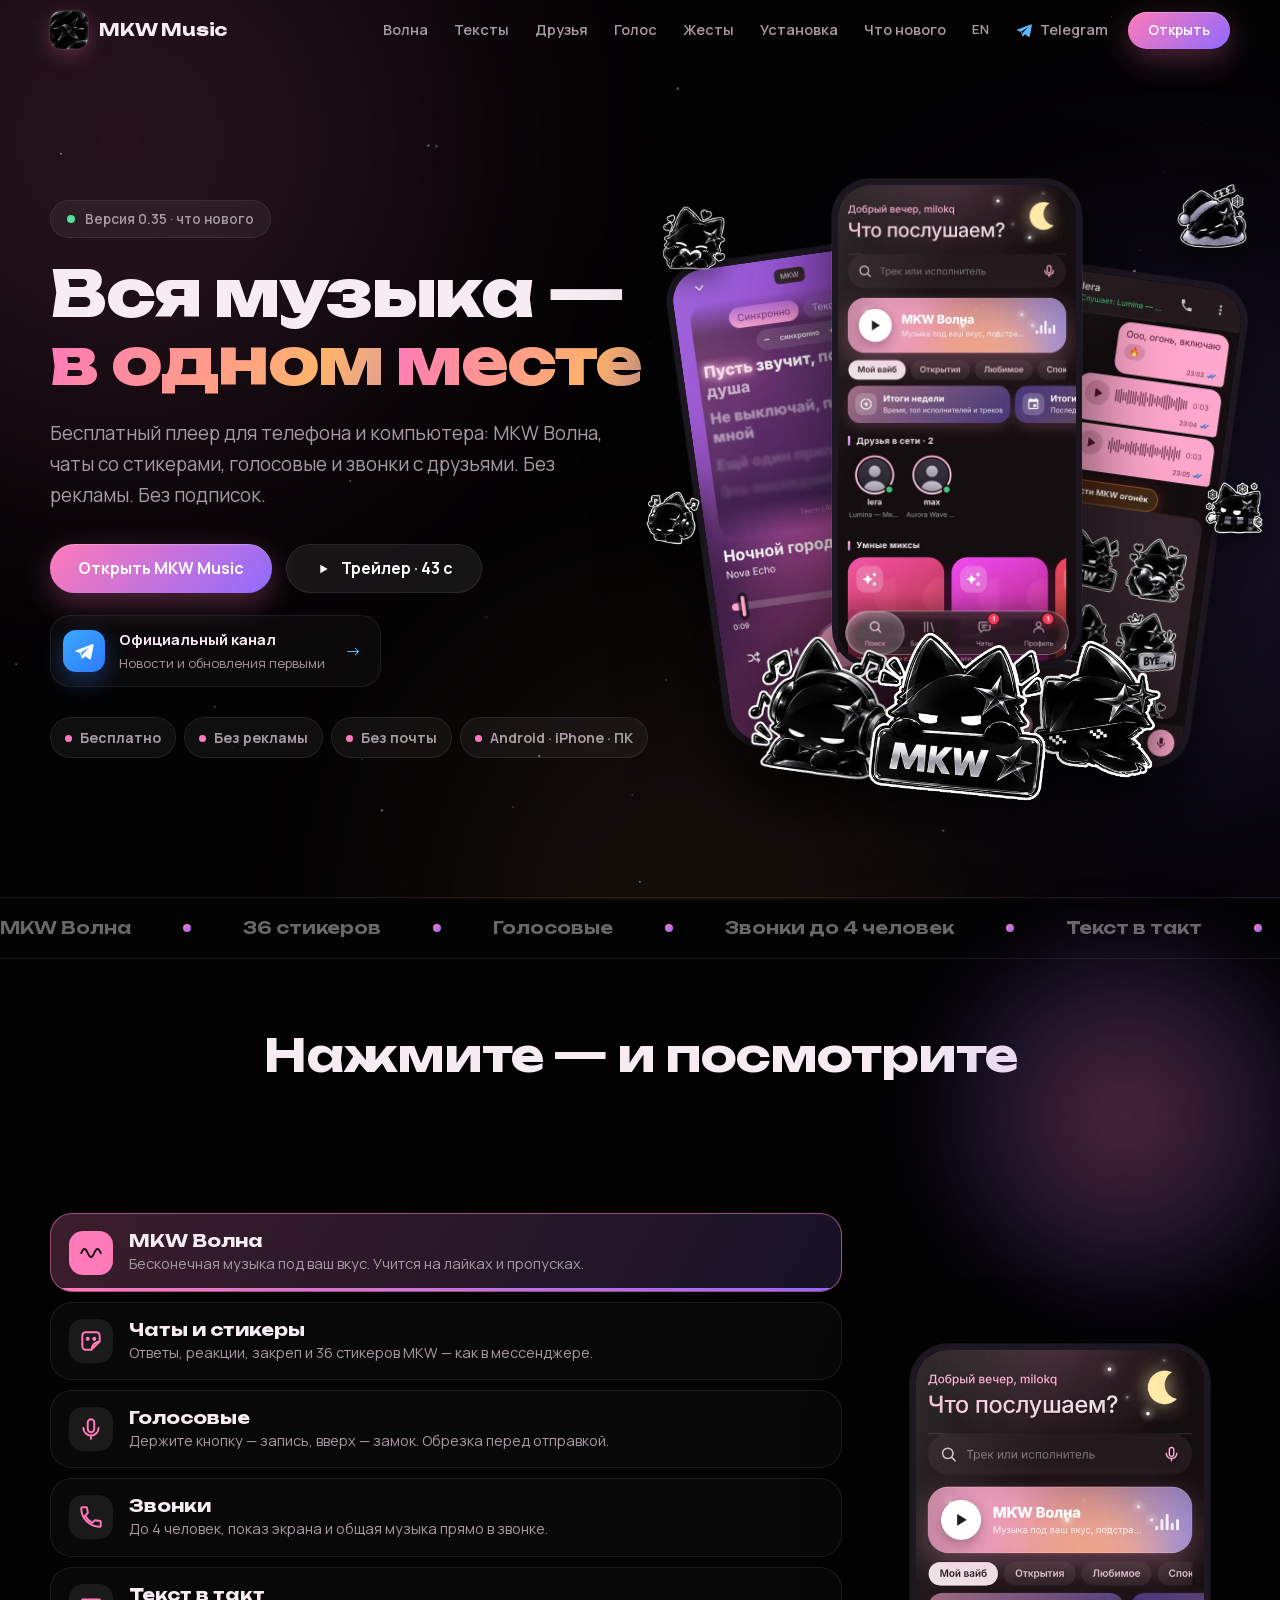
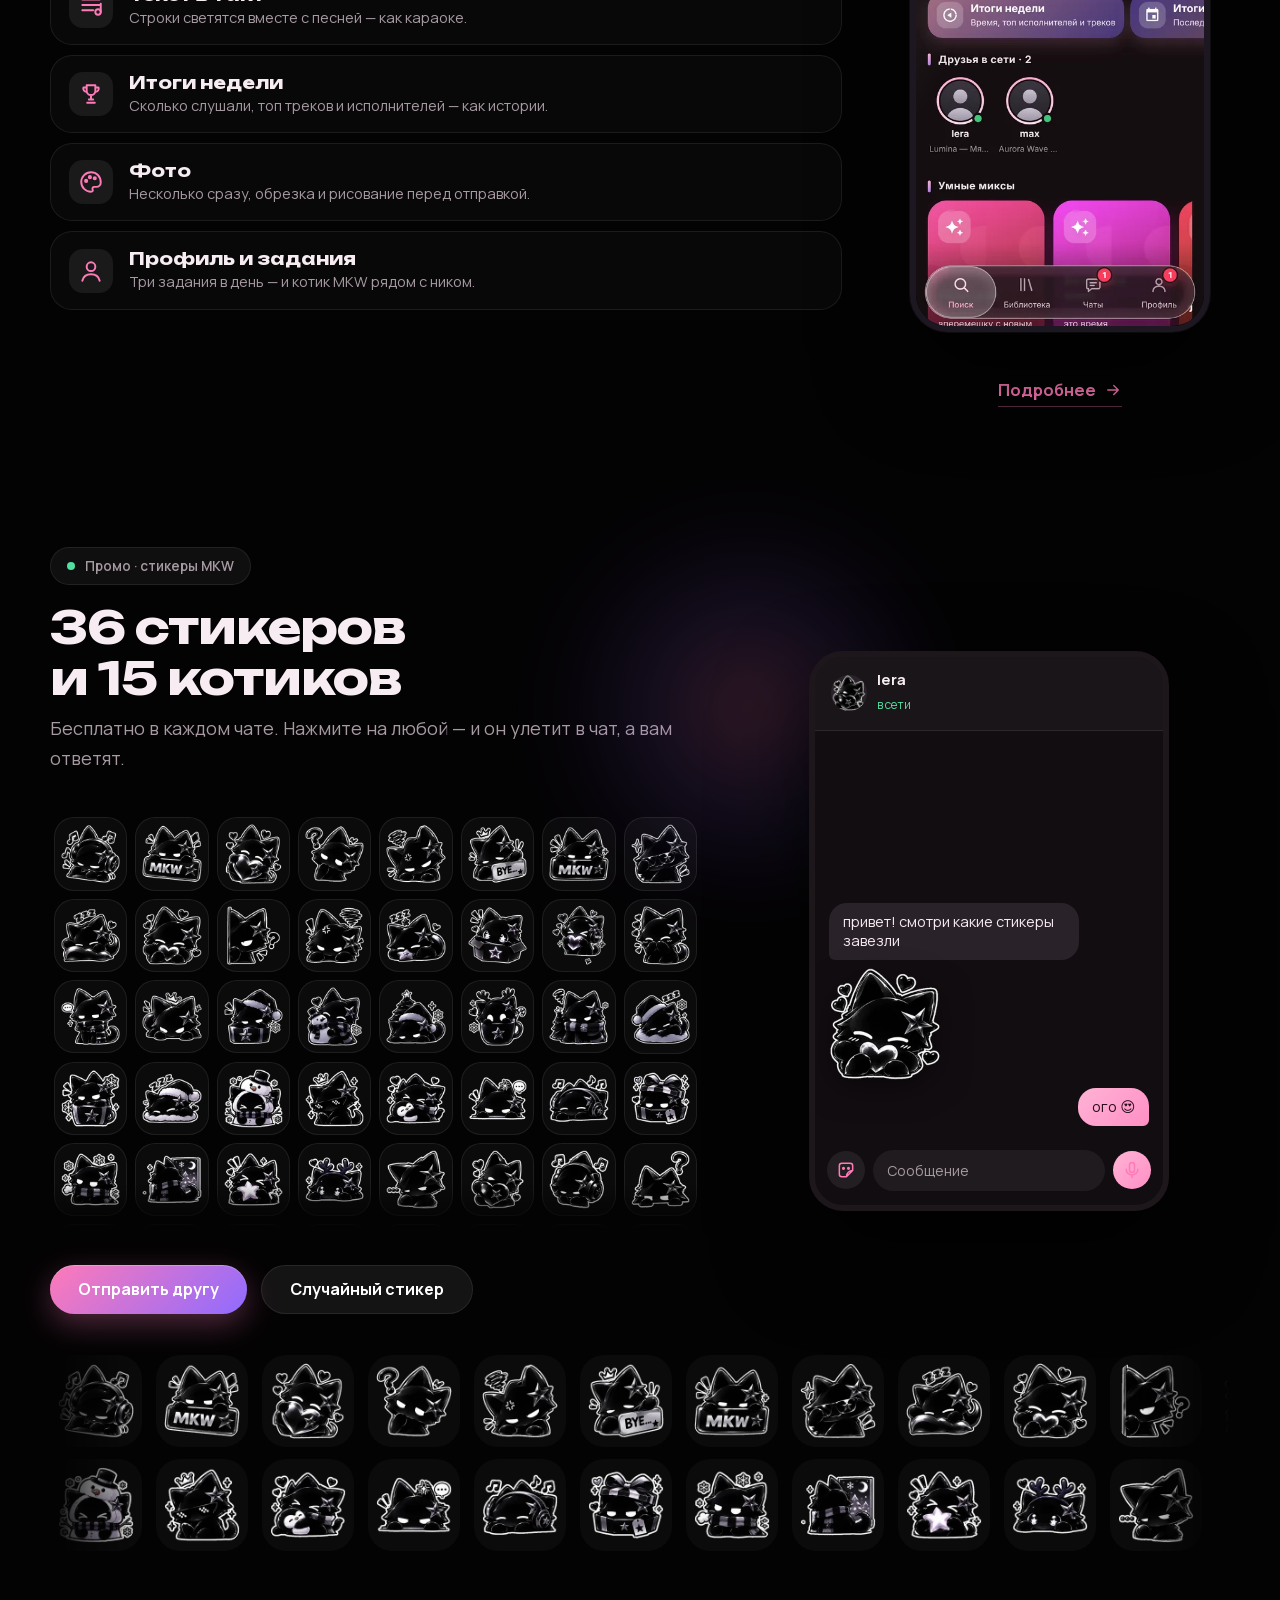
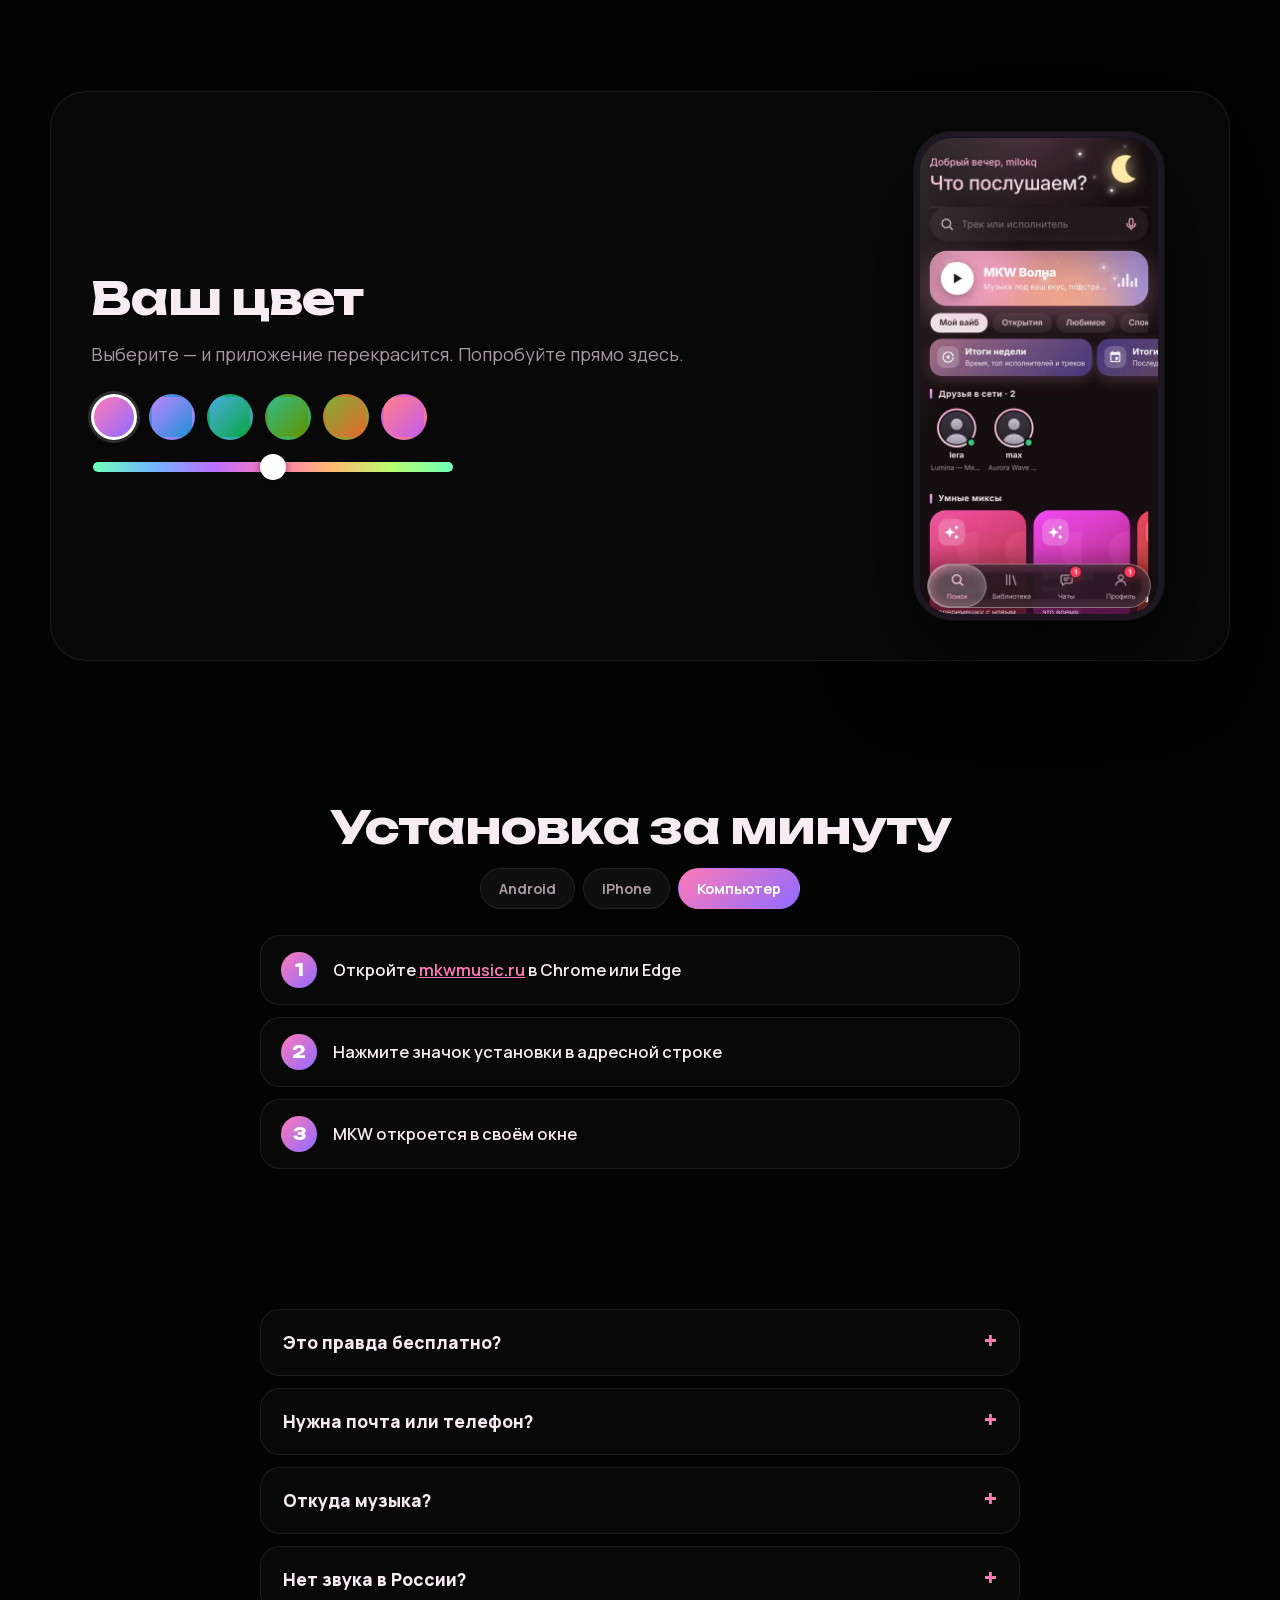
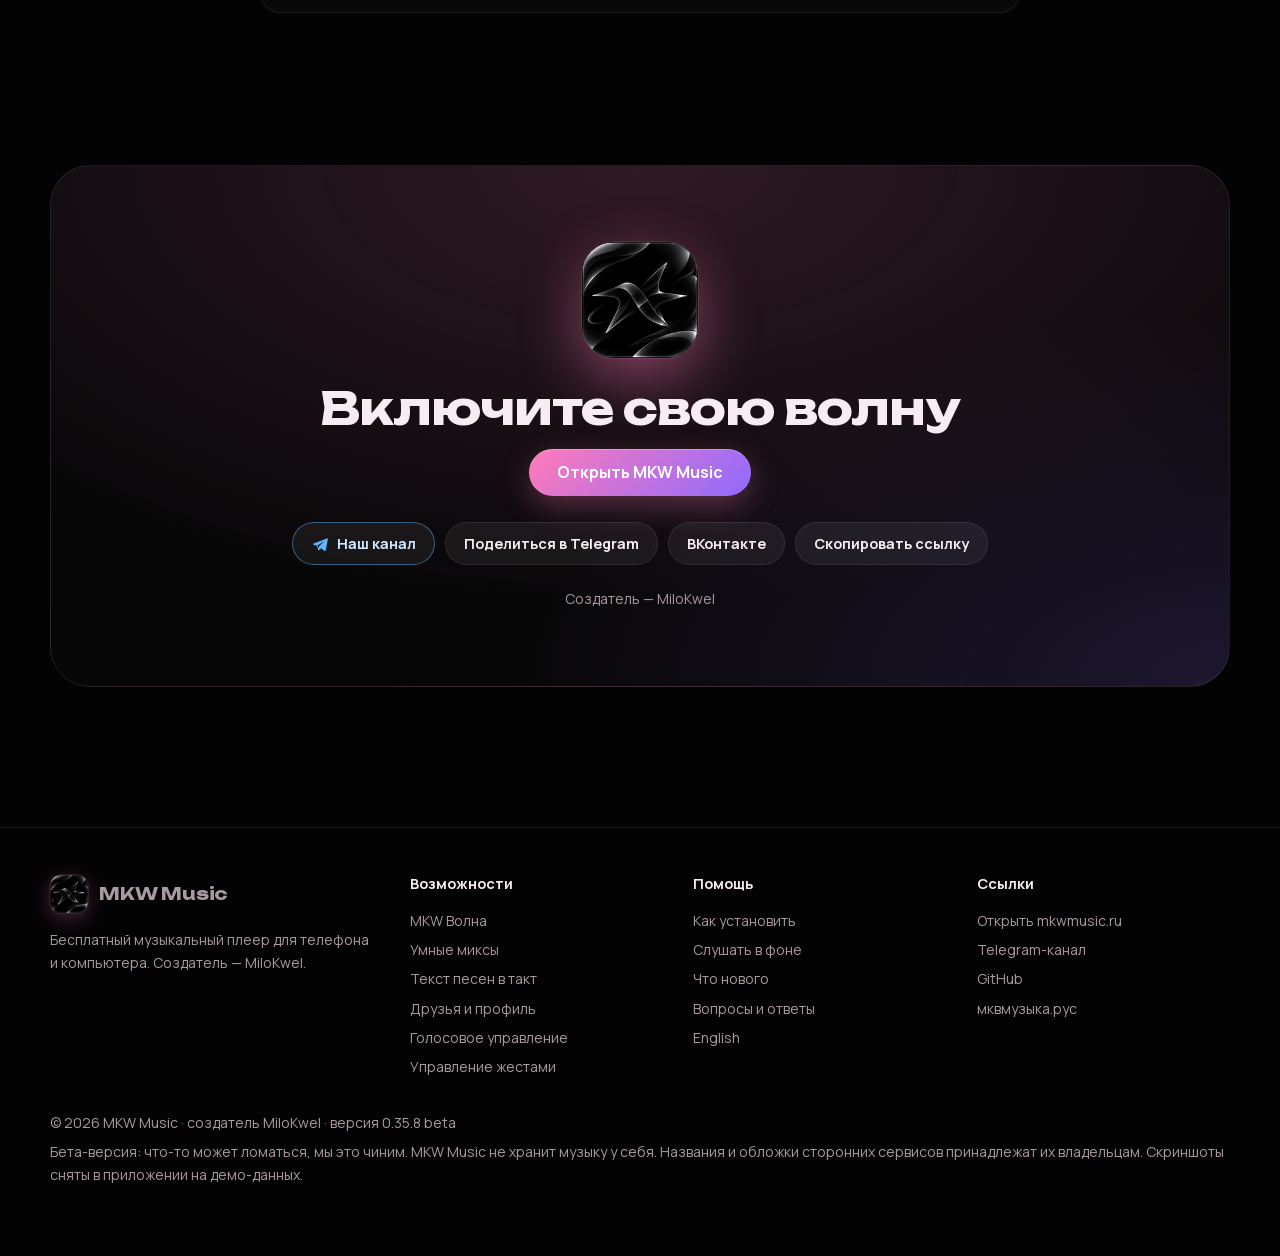
<file: index.html>
<!doctype html>
<html lang="ru">
<head>
<meta charset="utf-8">
<meta name="viewport" content="width=device-width,initial-scale=1,viewport-fit=cover">
<title>MKW Music — бесплатный музыкальный плеер без рекламы</title>
<meta name="description" content="MKW Music (МКВ Музыка) — бесплатный плеер без рекламы и подписок для телефона и ПК: MKW Волна, чаты со стикерами, голосовые, звонки, текст песен в такт.">
<meta name="keywords" content="MKW Music, МКВ Музыка, мквмузыка, mkwmusic, MKW Волна, музыкальный плеер, бесплатный плеер без рекламы, текст песен, MiloKwel"><link rel="canonical" href="https://xn--80adpkcic0dzd.xn--p1acf/">
<link rel="alternate" hreflang="ru" href="https://xn--80adpkcic0dzd.xn--p1acf/"><link rel="alternate" hreflang="en" href="https://xn--80adpkcic0dzd.xn--p1acf/en/"><link rel="alternate" hreflang="x-default" href="https://xn--80adpkcic0dzd.xn--p1acf/"><meta name="robots" content="index,follow,max-image-preview:large,max-snippet:-1,max-video-preview:-1">
<meta name="author" content="MiloKwel">
<meta name="theme-color" content="#0d0a0b">
<meta name="color-scheme" content="dark">
<meta name="format-detection" content="telephone=no">
<meta property="og:type" content="website">
<meta property="og:site_name" content="MKW Music">
<meta property="og:title" content="MKW Music — бесплатный музыкальный плеер без рекламы">
<meta property="og:description" content="MKW Music (МКВ Музыка) — бесплатный плеер без рекламы и подписок для телефона и ПК: MKW Волна, чаты со стикерами, голосовые, звонки, текст песен в такт.">
<meta property="og:url" content="https://xn--80adpkcic0dzd.xn--p1acf/">
<meta property="og:image" content="https://xn--80adpkcic0dzd.xn--p1acf/img/og.jpg">
<meta property="og:image:width" content="1200">
<meta property="og:image:height" content="630">
<meta property="og:image:alt" content="MKW Music — бесплатный музыкальный плеер">
<meta property="og:locale" content="ru_RU">
<meta name="twitter:card" content="summary_large_image">
<meta name="twitter:title" content="MKW Music — бесплатный музыкальный плеер без рекламы">
<meta name="twitter:description" content="MKW Music (МКВ Музыка) — бесплатный плеер без рекламы и подписок для телефона и ПК: MKW Волна, чаты со стикерами, голосовые, звонки, текст песен в такт.">
<meta name="twitter:image" content="https://xn--80adpkcic0dzd.xn--p1acf/img/og.jpg">
<link rel="icon" href="/favicon.ico" sizes="48x48">
<link rel="icon" type="image/png" sizes="96x96" href="/img/fav-96.png">
<link rel="icon" type="image/png" sizes="192x192" href="/img/icon-192.png">
<link rel="apple-touch-icon" href="/apple-touch-icon.png">
<link rel="manifest" href="/site.webmanifest">
<link rel="preload" href="/fonts/unbounded-var.woff" as="font" type="font/woff" crossorigin>
<link rel="preload" href="/fonts/manrope-var.woff" as="font" type="font/woff" crossorigin>
<link rel="stylesheet" href="/site.css?v=6">
<script type="application/ld+json">{"@context":"https://schema.org","@graph":[{"@type":"Organization","@id":"https://mkwmusic.ru/#org","name":"MKW Music","alternateName":["МКВ Музыка","MKW Музыка"],"url":"https://mkwmusic.ru/","logo":{"@type":"ImageObject","url":"https://xn--80adpkcic0dzd.xn--p1acf/img/icon-512.png","width":512,"height":512},"sameAs":["https://xn--80adpkcic0dzd.xn--p1acf/","https://t.me/MKWMusic","https://github.com/milokwela/MKW-Music"],"founder":{"@type":"Person","name":"MiloKwel"}},{"@type":"SoftwareApplication","@id":"https://mkwmusic.ru/#app","name":"MKW Music","alternateName":["МКВ Музыка","MKW Музыка","mkwmusic","мквмузыка"],"applicationCategory":"MultimediaApplication","applicationSubCategory":"Музыкальный плеер","operatingSystem":"Android, iOS, iPadOS, Windows, macOS, Linux, ChromeOS (веб-приложение)","url":"https://mkwmusic.ru/","installUrl":"https://mkwmusic.ru/","softwareVersion":"0.35.8","releaseNotes":"https://xn--80adpkcic0dzd.xn--p1acf/novoe/","datePublished":"2026-10-27","dateModified":"2026-11-04","isAccessibleForFree":true,"inLanguage":"ru","image":"https://xn--80adpkcic0dzd.xn--p1acf/img/og.jpg","screenshot":["https://xn--80adpkcic0dzd.xn--p1acf/img/home.webp","https://xn--80adpkcic0dzd.xn--p1acf/img/chat.webp","https://xn--80adpkcic0dzd.xn--p1acf/img/voicemsg.webp","https://xn--80adpkcic0dzd.xn--p1acf/img/call.webp","https://xn--80adpkcic0dzd.xn--p1acf/img/lyrics.webp","https://xn--80adpkcic0dzd.xn--p1acf/img/recap.webp"],"description":"Бесплатный музыкальный плеер без рекламы и подписок: MKW Волна, чаты со стикерами, голосовые, звонки с друзьями, текст песен в такт и итоги недели.","featureList":["MKW Волна","Чаты и стикеры","Голосовые","Звонки","Текст в такт","Итоги недели","Фото","Профиль и задания","Умные миксы","Темы и свой цвет"],"offers":{"@type":"Offer","price":"0","priceCurrency":"RUB"},"author":{"@type":"Person","name":"MiloKwel"},"publisher":{"@id":"https://mkwmusic.ru/#org"}},{"@type":"WebSite","@id":"https://xn--80adpkcic0dzd.xn--p1acf/#site","name":"MKW Music","alternateName":"мквмузыка.рус","url":"https://xn--80adpkcic0dzd.xn--p1acf/","inLanguage":"ru","publisher":{"@id":"https://mkwmusic.ru/#org"}},{"@type":"VideoObject","name":"Трейлер MKW Music","description":"MKW Music за 43 секунды: Волна, текст в такт, друзья, голос и жесты.","thumbnailUrl":"https://xn--80adpkcic0dzd.xn--p1acf/video/trailer.jpg","contentUrl":"https://xn--80adpkcic0dzd.xn--p1acf/video/trailer.mp4","uploadDate":"2026-11-04","duration":"PT43S"},{"@type":"FAQPage","mainEntity":[{"@type":"Question","name":"Это правда бесплатно?","acceptedAnswer":{"@type":"Answer","text":"Да. Без рекламы, без подписок и без пробных периодов."}},{"@type":"Question","name":"Нужна почта или телефон?","acceptedAnswer":{"@type":"Answer","text":"Нет. Только ник и пароль."}},{"@type":"Question","name":"Откуда музыка?","acceptedAnswer":{"@type":"Answer","text":"Из открытых каталогов: iTunes, Deezer, YouTube (официальный плеер) и Audius. MKW Music музыку у себя не хранит."}},{"@type":"Question","name":"Нет звука в России?","acceptedAnswer":{"@type":"Answer","text":"Некоторые провайдеры блокируют музыкальные серверы. Включите любой VPN."}}]}]}</script>
</head>
<body>
<a class="skip" href="#content">К содержанию</a>
<canvas id="stars" aria-hidden="true"></canvas>
<div class="aurora" aria-hidden="true"><i></i><i></i><i></i></div>
<svg width="0" height="0" style="position:absolute" aria-hidden="true"><defs>
<symbol id="s-wave" viewBox="0 0 24 24"><path d="M3 12c2-5 4-5 6 0s4 5 6 0 4-5 6 0"/></symbol>
<symbol id="s-hand" viewBox="0 0 24 24"><path d="M8 13V5.5a1.5 1.5 0 0 1 3 0V11m0-4.5a1.5 1.5 0 0 1 3 0V11m0-3a1.5 1.5 0 0 1 3 0v6c0 4-2.5 6-5.5 6S6 18 5 15l-1-3a1.5 1.5 0 0 1 3-1l1 2"/></symbol>
<symbol id="s-search" viewBox="0 0 24 24"><circle cx="11" cy="11" r="6.5"/><path d="m16 16 5 5"/></symbol>
<symbol id="s-palette" viewBox="0 0 24 24"><path d="M12 3a9 9 0 1 0 0 18c1.5 0 2-1 1.5-2s0-2.5 1.5-2.5H17a4 4 0 0 0 4-4C21 6.5 17 3 12 3z"/><circle cx="7.5" cy="11" r="1"/><circle cx="11" cy="7.5" r="1"/><circle cx="15.5" cy="8.5" r="1"/></symbol>
<symbol id="s-heart" viewBox="0 0 24 24"><path d="M12 20s-8-4.8-8-10.5A4.5 4.5 0 0 1 12 7.3 4.5 4.5 0 0 1 20 9.5C20 15.2 12 20 12 20z"/></symbol>
<symbol id="s-heart-off" viewBox="0 0 24 24"><path d="M12 20s-8-4.8-8-10.5A4.5 4.5 0 0 1 12 7.3 4.5 4.5 0 0 1 20 9.5C20 15.2 12 20 12 20z"/><path d="M4 4l16 16"/></symbol>
<symbol id="s-next" viewBox="0 0 24 24"><path d="M6 5l9 7-9 7zM18 5v14"/></symbol>
<symbol id="s-prev" viewBox="0 0 24 24"><path d="M18 5l-9 7 9 7zM6 5v14"/></symbol>
<symbol id="s-up" viewBox="0 0 24 24"><path d="M7 11v9H4v-9zM7 11l4-7c1.5 0 2.5 1 2.5 2.5V9H19a2 2 0 0 1 2 2.3l-1 6A2 2 0 0 1 18 19H7"/></symbol>
<symbol id="s-down" viewBox="0 0 24 24"><path d="M7 13V4H4v9zM7 13l4 7c1.5 0 2.5-1 2.5-2.5V15H19a2 2 0 0 0 2-2.3l-1-6A2 2 0 0 0 18 5H7"/></symbol>
<symbol id="s-pause" viewBox="0 0 24 24"><path d="M8 5v14M16 5v14"/></symbol>
<symbol id="s-play" viewBox="0 0 24 24"><path d="M7 4.5l12 7.5-12 7.5z"/></symbol>
<symbol id="s-volm" viewBox="0 0 24 24"><path d="M4 9v6h4l5 4V5L8 9zM17 9.5a4 4 0 0 1 0 5"/></symbol>
<symbol id="s-volp" viewBox="0 0 24 24"><path d="M4 9v6h4l5 4V5L8 9zM16.5 8a5.5 5.5 0 0 1 0 8M19 5.5a9 9 0 0 1 0 13"/></symbol>
<symbol id="s-mic" viewBox="0 0 24 24"><rect x="9" y="3" width="6" height="12" rx="3"/><path d="M5 11a7 7 0 0 0 14 0M12 18v3"/></symbol>
<symbol id="s-user" viewBox="0 0 24 24"><circle cx="12" cy="8" r="4"/><path d="M4 21c1-4.5 4-6 8-6s7 1.5 8 6"/></symbol>
<symbol id="s-users" viewBox="0 0 24 24"><circle cx="9" cy="8" r="3.5"/><path d="M2.5 20c.8-3.8 3.3-5.5 6.5-5.5s5.7 1.7 6.5 5.5"/><circle cx="17" cy="9" r="2.8"/><path d="M16.5 14.5c2.8.2 4.4 1.9 5 5"/></symbol>
<symbol id="s-text" viewBox="0 0 24 24"><path d="M4 6h16M4 11h16M4 16h10"/><circle cx="18.5" cy="17.5" r="2.5"/><path d="M21 17.5V10"/></symbol>
<symbol id="s-trophy" viewBox="0 0 24 24"><path d="M8 4h8v5a4 4 0 0 1-8 0zM8 6H5a3 3 0 0 0 3 4M16 6h3a3 3 0 0 1-3 4M12 13v4M8.5 20h7M10 17h4"/></symbol>
<symbol id="s-sparkle" viewBox="0 0 24 24"><path d="M12 3l1.8 5.2L19 10l-5.2 1.8L12 17l-1.8-5.2L5 10l5.2-1.8zM19 16l.8 2.2L22 19l-2.2.8L19 22l-.8-2.2L16 19l2.2-.8z"/></symbol>
<symbol id="s-moon" viewBox="0 0 24 24"><path d="M20 14.5A8.5 8.5 0 1 1 9.5 4a7 7 0 0 0 10.5 10.5z"/></symbol>
<symbol id="s-voice" viewBox="0 0 24 24"><path d="M4 10v4M8 7v10M12 4v16M16 7v10M20 10v4"/></symbol>
<symbol id="s-share" viewBox="0 0 24 24"><circle cx="18" cy="5" r="2.5"/><circle cx="6" cy="12" r="2.5"/><circle cx="18" cy="19" r="2.5"/><path d="M8.2 10.8l7.6-4.4M8.2 13.2l7.6 4.4"/></symbol>
<symbol id="s-copy" viewBox="0 0 24 24"><rect x="8" y="8" width="12" height="12" rx="2.5"/><path d="M16 8V6a2 2 0 0 0-2-2H6a2 2 0 0 0-2 2v8a2 2 0 0 0 2 2h2"/></symbol>
<symbol id="s-down2" viewBox="0 0 24 24"><path d="M12 4v11M7 11l5 5 5-5M5 20h14"/></symbol>
<symbol id="s-arrow" viewBox="0 0 24 24"><path d="M5 12h14M13 6l6 6-6 6"/></symbol>
<symbol id="s-phone" viewBox="0 0 24 24"><rect x="6.5" y="2.5" width="11" height="19" rx="3"/><path d="M10.5 18.5h3"/></symbol>
<symbol id="s-desk" viewBox="0 0 24 24"><rect x="3" y="4" width="18" height="12" rx="2"/><path d="M8 20h8M12 16v4"/></symbol>
<symbol id="s-shazam" viewBox="0 0 24 24"><circle cx="12" cy="12" r="9"/><path d="M9 9.5c0-1.5 1.3-2.5 3-2.5M15 14.5c0 1.5-1.3 2.5-3 2.5M8 12h8"/></symbol>
<symbol id="s-tg" viewBox="0 0 24 24"><path d="M21 4.5L3.5 11.3c-.9.4-.9 1.3 0 1.6l4.3 1.4 1.7 5.2c.2.7 1 .9 1.5.4l2.4-2.2 4.5 3.3c.7.5 1.6.1 1.8-.7L22.4 6c.3-1.2-.4-1.9-1.4-1.5zM8.6 13.9l9.3-6-7.4 7.3-.3 3.2z" fill="currentColor" stroke="none"/></symbol>
<symbol id="s-sticker" viewBox="0 0 24 24"><path d="M20 12.5V7a3 3 0 0 0-3-3H7a3 3 0 0 0-3 3v10a3 3 0 0 0 3 3h5.5zM12.5 20c0-4.1 3.4-7.5 7.5-7.5"/><circle cx="9" cy="10" r="1"/><circle cx="15" cy="10" r="1"/></symbol>
<symbol id="s-call" viewBox="0 0 24 24"><path d="M6.6 10.8a15.1 15.1 0 0 0 6.6 6.6l2.2-2.2a1 1 0 0 1 1-.25 11.4 11.4 0 0 0 3.6.57 1 1 0 0 1 1 1V20a1 1 0 0 1-1 1A17 17 0 0 1 3 4a1 1 0 0 1 1-1h3.5a1 1 0 0 1 1 1c0 1.25.2 2.45.57 3.57a1 1 0 0 1-.25 1z"/></symbol>
<symbol id="s-bolt" viewBox="0 0 24 24"><path d="M13 3L5 13.5h6L10 21l8-10.5h-6z"/></symbol>
</defs></svg>
<header class="top" id="top">
  <div class="wrap bar">
    <a class="brand" href="/"><img src="/img/logo-128.webp" alt="" width="38" height="38">MKW Music</a>
    <button class="burger" type="button" aria-label="Меню" aria-expanded="false" aria-controls="mainnav"><svg viewBox="0 0 24 24"><path d="M4 7h16M4 12h16M4 17h16"/></svg></button>
    <nav class="main" id="mainnav" aria-label="Разделы"><a href="/volna/" class="">Волна</a><a href="/teksty-pesen/" class="">Тексты</a><a href="/druzya/" class="">Друзья</a><a href="/golos/" class="hide-md">Голос</a><a href="/zhesty/" class="hide-md">Жесты</a><a href="/ustanovka/" class="">Установка</a><a href="/novoe/" class="">Что нового</a><a class="lang" href="/en/" hreflang="en" lang="en">EN</a><a class="tgl" href="https://t.me/MKWMusic" target="_blank" rel="noopener" aria-label="Telegram-канал MKW Music"><svg viewBox="0 0 24 24"><use href="#s-tg"/></svg><span>Telegram</span></a><a class="btn sm" href="https://mkwmusic.ru">Открыть</a></nav>
  </div>
</header>
<main id="content">
<div class="wrap hero hero2">
  <div>
    <a class="tag" href="/novoe/"><b></b>Версия 0.35 · что нового</a>
    <h1 class="wsplit"><span class="w">Вся</span> <span class="w">музыка</span> <span class="w">—</span> <span class="w g">в&nbsp;одном</span> <span class="w g">месте</span></h1>
    <p class="lead">Бесплатный плеер для телефона и компьютера: MKW Волна, чаты со стикерами, голосовые и звонки с друзьями. Без рекламы. Без подписок.</p>
    <div class="cta">
      <a class="btn" href="https://mkwmusic.ru">Открыть MKW Music</a>
      <button class="btn ghost" type="button" data-trailer><svg viewBox="0 0 24 24"><path d="M8 5.5l11 6.5-11 6.5z" fill="currentColor" stroke="none"/></svg>Трейлер · 43 с</button>
    </div>
    <a class="tgcard" href="https://t.me/MKWMusic" target="_blank" rel="noopener"><span class="tgi"><svg viewBox="0 0 24 24"><use href="#s-tg"/></svg></span><span><b>Официальный канал</b><small>Новости и обновления первыми</small></span><i>→</i></a>
    <ul class="pills"><li>Бесплатно</li><li>Без рекламы</li><li>Без почты</li><li>Android · iPhone · ПК</li></ul>
  </div>
  <div class="stage" aria-label="Скриншоты MKW Music">
    <div class="glow"></div>
    <div class="ph a"><img src="/img/lyrics.webp" alt="Текст песни в MKW Music" width="480" height="960"></div>
    <div class="ph b"><img src="/img/home.webp" alt="Главный экран MKW Music: Волна, друзья в сети, умные миксы" width="480" height="960" fetchpriority="high"></div>
    <div class="ph c"><img src="/img/chat.webp" alt="Чат со стикерами в MKW Music" width="480" height="960"></div>
    <div class="trio" aria-hidden="true"><img class="t-l" src="/img/st/hero-l.webp" alt="" width="160" height="160"><img class="t-r" src="/img/st/hero-r.webp" alt="" width="150" height="150"><img class="t-c" src="/img/st/hero-c.webp" alt="" width="190" height="190"></div>
    <img class="fly f1" src="/img/st/s10.webp" alt="" aria-hidden="true"><img class="fly f2" src="/img/st/s24.webp" alt="" aria-hidden="true"><img class="fly f3" src="/img/st/c3.webp" alt="" aria-hidden="true"><img class="fly f4" src="/img/st/s33.webp" alt="" aria-hidden="true">
  </div>
</div>

<div class="marq" aria-hidden="true"><div><span>MKW Волна</span><span>36 стикеров</span><span>Голосовые</span><span>Звонки до 4 человек</span><span>Текст в такт</span><span>Итоги недели</span><span>Друзья в сети</span><span>Свой цвет</span><span>Без рекламы</span><span>MKW Волна</span><span>36 стикеров</span><span>Голосовые</span><span>Звонки до 4 человек</span><span>Текст в такт</span><span>Итоги недели</span><span>Друзья в сети</span><span>Свой цвет</span><span>Без рекламы</span></div></div>

<section id="features" class="tight"><div class="wrap">
  <div class="rv center"><h2>Нажмите — и посмотрите</h2></div>
  <div class="fx rv">
    <div class="ftabs" role="tablist" aria-label="Возможности"><button class="ft on" type="button" role="tab" aria-selected="true" data-i="0" data-img="/img/home.webp" data-more="/volna/">
<span class="ft-ic"><svg class="sv"><use href="#s-wave"/></svg></span><span class="ft-t"><b>MKW Волна</b><small>Бесконечная музыка под ваш вкус. Учится на лайках и пропусках.</small></span><i class="ft-bar"></i></button><button class="ft" type="button" role="tab" aria-selected="false" data-i="1" data-img="/img/chat.webp" data-more="#stickers">
<span class="ft-ic"><svg class="sv"><use href="#s-sticker"/></svg></span><span class="ft-t"><b>Чаты и стикеры</b><small>Ответы, реакции, закреп и 36 стикеров MKW — как в мессенджере.</small></span><i class="ft-bar"></i></button><button class="ft" type="button" role="tab" aria-selected="false" data-i="2" data-img="/img/voicemsg.webp" data-more="/druzya/">
<span class="ft-ic"><svg class="sv"><use href="#s-mic"/></svg></span><span class="ft-t"><b>Голосовые</b><small>Держите кнопку — запись, вверх — замок. Обрезка перед отправкой.</small></span><i class="ft-bar"></i></button><button class="ft" type="button" role="tab" aria-selected="false" data-i="3" data-img="/img/call.webp" data-more="/druzya/">
<span class="ft-ic"><svg class="sv"><use href="#s-call"/></svg></span><span class="ft-t"><b>Звонки</b><small>До 4 человек, показ экрана и общая музыка прямо в звонке.</small></span><i class="ft-bar"></i></button><button class="ft" type="button" role="tab" aria-selected="false" data-i="4" data-img="/img/lyrics.webp" data-more="/teksty-pesen/">
<span class="ft-ic"><svg class="sv"><use href="#s-text"/></svg></span><span class="ft-t"><b>Текст в такт</b><small>Строки светятся вместе с песней — как караоке.</small></span><i class="ft-bar"></i></button><button class="ft" type="button" role="tab" aria-selected="false" data-i="5" data-img="/img/recap.webp" data-more="/novoe/">
<span class="ft-ic"><svg class="sv"><use href="#s-trophy"/></svg></span><span class="ft-t"><b>Итоги недели</b><small>Сколько слушали, топ треков и исполнителей — как истории.</small></span><i class="ft-bar"></i></button><button class="ft" type="button" role="tab" aria-selected="false" data-i="6" data-img="/img/photo.webp" data-more="/novoe/">
<span class="ft-ic"><svg class="sv"><use href="#s-palette"/></svg></span><span class="ft-t"><b>Фото</b><small>Несколько сразу, обрезка и рисование перед отправкой.</small></span><i class="ft-bar"></i></button><button class="ft" type="button" role="tab" aria-selected="false" data-i="7" data-img="/img/profile.webp" data-more="/druzya/#profil">
<span class="ft-ic"><svg class="sv"><use href="#s-user"/></svg></span><span class="ft-t"><b>Профиль и задания</b><small>Три задания в день — и котик MKW рядом с ником.</small></span><i class="ft-bar"></i></button></div>
    <div class="fview">
      <div class="glow"></div>
      <div class="ph big"><img id="fimg" src="/img/home.webp" alt="Экран MKW Music" width="480" height="960"><img id="fimg2" src="/img/home.webp" alt="" width="480" height="960" aria-hidden="true"></div>
      <a class="more" id="fmore" href="/volna/">Подробнее <svg class="sv" style="width:18px;height:18px"><use href="#s-arrow"/></svg></a>
    </div>
  </div>
</div></section>


<section id="stickers" class="tight"><div class="wrap">
  <div class="stk rv">
    <div class="stk-l">
      <span class="tag"><b></b>Промо · стикеры MKW</span>
      <h2>36 стикеров и&nbsp;15&nbsp;котиков</h2>
      <p class="sub">Бесплатно в каждом чате. Нажмите на любой — и он улетит в чат, а вам ответят.</p>
      <div class="stk-grid" role="list"><button type="button" role="listitem" class="sg" data-s="s1" aria-label="Отправить стикер"><img src="/img/st/s1.webp" alt="" width="84" height="84" loading="lazy" decoding="async"></button><button type="button" role="listitem" class="sg" data-s="s2" aria-label="Отправить стикер"><img src="/img/st/s2.webp" alt="" width="84" height="84" loading="lazy" decoding="async"></button><button type="button" role="listitem" class="sg" data-s="s3" aria-label="Отправить стикер"><img src="/img/st/s3.webp" alt="" width="84" height="84" loading="lazy" decoding="async"></button><button type="button" role="listitem" class="sg" data-s="s4" aria-label="Отправить стикер"><img src="/img/st/s4.webp" alt="" width="84" height="84" loading="lazy" decoding="async"></button><button type="button" role="listitem" class="sg" data-s="s5" aria-label="Отправить стикер"><img src="/img/st/s5.webp" alt="" width="84" height="84" loading="lazy" decoding="async"></button><button type="button" role="listitem" class="sg" data-s="s6" aria-label="Отправить стикер"><img src="/img/st/s6.webp" alt="" width="84" height="84" loading="lazy" decoding="async"></button><button type="button" role="listitem" class="sg" data-s="s7" aria-label="Отправить стикер"><img src="/img/st/s7.webp" alt="" width="84" height="84" loading="lazy" decoding="async"></button><button type="button" role="listitem" class="sg" data-s="s8" aria-label="Отправить стикер"><img src="/img/st/s8.webp" alt="" width="84" height="84" loading="lazy" decoding="async"></button><button type="button" role="listitem" class="sg" data-s="s9" aria-label="Отправить стикер"><img src="/img/st/s9.webp" alt="" width="84" height="84" loading="lazy" decoding="async"></button><button type="button" role="listitem" class="sg" data-s="s10" aria-label="Отправить стикер"><img src="/img/st/s10.webp" alt="" width="84" height="84" loading="lazy" decoding="async"></button><button type="button" role="listitem" class="sg" data-s="s11" aria-label="Отправить стикер"><img src="/img/st/s11.webp" alt="" width="84" height="84" loading="lazy" decoding="async"></button><button type="button" role="listitem" class="sg" data-s="s12" aria-label="Отправить стикер"><img src="/img/st/s12.webp" alt="" width="84" height="84" loading="lazy" decoding="async"></button><button type="button" role="listitem" class="sg" data-s="s13" aria-label="Отправить стикер"><img src="/img/st/s13.webp" alt="" width="84" height="84" loading="lazy" decoding="async"></button><button type="button" role="listitem" class="sg" data-s="s14" aria-label="Отправить стикер"><img src="/img/st/s14.webp" alt="" width="84" height="84" loading="lazy" decoding="async"></button><button type="button" role="listitem" class="sg" data-s="s15" aria-label="Отправить стикер"><img src="/img/st/s15.webp" alt="" width="84" height="84" loading="lazy" decoding="async"></button><button type="button" role="listitem" class="sg" data-s="s16" aria-label="Отправить стикер"><img src="/img/st/s16.webp" alt="" width="84" height="84" loading="lazy" decoding="async"></button><button type="button" role="listitem" class="sg" data-s="s17" aria-label="Отправить стикер"><img src="/img/st/s17.webp" alt="" width="84" height="84" loading="lazy" decoding="async"></button><button type="button" role="listitem" class="sg" data-s="s18" aria-label="Отправить стикер"><img src="/img/st/s18.webp" alt="" width="84" height="84" loading="lazy" decoding="async"></button><button type="button" role="listitem" class="sg" data-s="s19" aria-label="Отправить стикер"><img src="/img/st/s19.webp" alt="" width="84" height="84" loading="lazy" decoding="async"></button><button type="button" role="listitem" class="sg" data-s="s20" aria-label="Отправить стикер"><img src="/img/st/s20.webp" alt="" width="84" height="84" loading="lazy" decoding="async"></button><button type="button" role="listitem" class="sg" data-s="s21" aria-label="Отправить стикер"><img src="/img/st/s21.webp" alt="" width="84" height="84" loading="lazy" decoding="async"></button><button type="button" role="listitem" class="sg" data-s="s22" aria-label="Отправить стикер"><img src="/img/st/s22.webp" alt="" width="84" height="84" loading="lazy" decoding="async"></button><button type="button" role="listitem" class="sg" data-s="s23" aria-label="Отправить стикер"><img src="/img/st/s23.webp" alt="" width="84" height="84" loading="lazy" decoding="async"></button><button type="button" role="listitem" class="sg" data-s="s24" aria-label="Отправить стикер"><img src="/img/st/s24.webp" alt="" width="84" height="84" loading="lazy" decoding="async"></button><button type="button" role="listitem" class="sg" data-s="s25" aria-label="Отправить стикер"><img src="/img/st/s25.webp" alt="" width="84" height="84" loading="lazy" decoding="async"></button><button type="button" role="listitem" class="sg" data-s="s26" aria-label="Отправить стикер"><img src="/img/st/s26.webp" alt="" width="84" height="84" loading="lazy" decoding="async"></button><button type="button" role="listitem" class="sg" data-s="s27" aria-label="Отправить стикер"><img src="/img/st/s27.webp" alt="" width="84" height="84" loading="lazy" decoding="async"></button><button type="button" role="listitem" class="sg" data-s="s28" aria-label="Отправить стикер"><img src="/img/st/s28.webp" alt="" width="84" height="84" loading="lazy" decoding="async"></button><button type="button" role="listitem" class="sg" data-s="s29" aria-label="Отправить стикер"><img src="/img/st/s29.webp" alt="" width="84" height="84" loading="lazy" decoding="async"></button><button type="button" role="listitem" class="sg" data-s="s30" aria-label="Отправить стикер"><img src="/img/st/s30.webp" alt="" width="84" height="84" loading="lazy" decoding="async"></button><button type="button" role="listitem" class="sg" data-s="s31" aria-label="Отправить стикер"><img src="/img/st/s31.webp" alt="" width="84" height="84" loading="lazy" decoding="async"></button><button type="button" role="listitem" class="sg" data-s="s32" aria-label="Отправить стикер"><img src="/img/st/s32.webp" alt="" width="84" height="84" loading="lazy" decoding="async"></button><button type="button" role="listitem" class="sg" data-s="s33" aria-label="Отправить стикер"><img src="/img/st/s33.webp" alt="" width="84" height="84" loading="lazy" decoding="async"></button><button type="button" role="listitem" class="sg" data-s="s34" aria-label="Отправить стикер"><img src="/img/st/s34.webp" alt="" width="84" height="84" loading="lazy" decoding="async"></button><button type="button" role="listitem" class="sg" data-s="s35" aria-label="Отправить стикер"><img src="/img/st/s35.webp" alt="" width="84" height="84" loading="lazy" decoding="async"></button><button type="button" role="listitem" class="sg" data-s="s36" aria-label="Отправить стикер"><img src="/img/st/s36.webp" alt="" width="84" height="84" loading="lazy" decoding="async"></button><button type="button" role="listitem" class="sg" data-s="c1" aria-label="Отправить стикер"><img src="/img/st/c1.webp" alt="" width="84" height="84" loading="lazy" decoding="async"></button><button type="button" role="listitem" class="sg" data-s="c2" aria-label="Отправить стикер"><img src="/img/st/c2.webp" alt="" width="84" height="84" loading="lazy" decoding="async"></button><button type="button" role="listitem" class="sg" data-s="c3" aria-label="Отправить стикер"><img src="/img/st/c3.webp" alt="" width="84" height="84" loading="lazy" decoding="async"></button><button type="button" role="listitem" class="sg" data-s="c4" aria-label="Отправить стикер"><img src="/img/st/c4.webp" alt="" width="84" height="84" loading="lazy" decoding="async"></button><button type="button" role="listitem" class="sg" data-s="c5" aria-label="Отправить стикер"><img src="/img/st/c5.webp" alt="" width="84" height="84" loading="lazy" decoding="async"></button><button type="button" role="listitem" class="sg" data-s="c6" aria-label="Отправить стикер"><img src="/img/st/c6.webp" alt="" width="84" height="84" loading="lazy" decoding="async"></button><button type="button" role="listitem" class="sg" data-s="c7" aria-label="Отправить стикер"><img src="/img/st/c7.webp" alt="" width="84" height="84" loading="lazy" decoding="async"></button><button type="button" role="listitem" class="sg" data-s="c8" aria-label="Отправить стикер"><img src="/img/st/c8.webp" alt="" width="84" height="84" loading="lazy" decoding="async"></button><button type="button" role="listitem" class="sg" data-s="c9" aria-label="Отправить стикер"><img src="/img/st/c9.webp" alt="" width="84" height="84" loading="lazy" decoding="async"></button><button type="button" role="listitem" class="sg" data-s="c10" aria-label="Отправить стикер"><img src="/img/st/c10.webp" alt="" width="84" height="84" loading="lazy" decoding="async"></button><button type="button" role="listitem" class="sg" data-s="c11" aria-label="Отправить стикер"><img src="/img/st/c11.webp" alt="" width="84" height="84" loading="lazy" decoding="async"></button><button type="button" role="listitem" class="sg" data-s="c12" aria-label="Отправить стикер"><img src="/img/st/c12.webp" alt="" width="84" height="84" loading="lazy" decoding="async"></button><button type="button" role="listitem" class="sg" data-s="c13" aria-label="Отправить стикер"><img src="/img/st/c13.webp" alt="" width="84" height="84" loading="lazy" decoding="async"></button><button type="button" role="listitem" class="sg" data-s="c14" aria-label="Отправить стикер"><img src="/img/st/c14.webp" alt="" width="84" height="84" loading="lazy" decoding="async"></button><button type="button" role="listitem" class="sg" data-s="c15" aria-label="Отправить стикер"><img src="/img/st/c15.webp" alt="" width="84" height="84" loading="lazy" decoding="async"></button></div>
      <div class="cta"><a class="btn" href="https://mkwmusic.ru">Отправить другу</a><button class="btn ghost" type="button" data-stk-rand>Случайный стикер</button></div>
    </div>
    <div class="stk-r">
      <div class="glow"></div>
      <div class="chatm" aria-label="Пример чата со стикерами">
        <div class="cm-top"><img src="/img/st/c2.webp" alt="" width="36" height="36"><div><b>lera</b><small data-cm-st>в сети</small></div></div>
        <div class="cm-body" data-cm>
          <div class="cm-msg them">привет! смотри какие стикеры завезли</div>
          <div class="cm-st them"><img src="/img/st/s10.webp" alt="" width="130" height="130" loading="lazy"></div>
          <div class="cm-msg me">ого 😍</div>
        </div>
        <div class="cm-bar"><span class="cm-b"><svg class="sv"><use href="#s-sticker"/></svg></span><span class="cm-in">Сообщение</span><span class="cm-b mic"><svg class="sv"><use href="#s-mic"/></svg></span></div>
      </div>
    </div>
  </div>
  <div class="stk-marq" aria-hidden="true"><div class="sm-row"><div><img src="/img/st/s1.webp" alt="" loading="lazy" decoding="async"><img src="/img/st/s2.webp" alt="" loading="lazy" decoding="async"><img src="/img/st/s3.webp" alt="" loading="lazy" decoding="async"><img src="/img/st/s4.webp" alt="" loading="lazy" decoding="async"><img src="/img/st/s5.webp" alt="" loading="lazy" decoding="async"><img src="/img/st/s6.webp" alt="" loading="lazy" decoding="async"><img src="/img/st/s7.webp" alt="" loading="lazy" decoding="async"><img src="/img/st/s8.webp" alt="" loading="lazy" decoding="async"><img src="/img/st/s9.webp" alt="" loading="lazy" decoding="async"><img src="/img/st/s10.webp" alt="" loading="lazy" decoding="async"><img src="/img/st/s11.webp" alt="" loading="lazy" decoding="async"><img src="/img/st/s12.webp" alt="" loading="lazy" decoding="async"><img src="/img/st/s13.webp" alt="" loading="lazy" decoding="async"><img src="/img/st/s14.webp" alt="" loading="lazy" decoding="async"><img src="/img/st/s15.webp" alt="" loading="lazy" decoding="async"><img src="/img/st/s16.webp" alt="" loading="lazy" decoding="async"><img src="/img/st/s17.webp" alt="" loading="lazy" decoding="async"><img src="/img/st/s18.webp" alt="" loading="lazy" decoding="async"><img src="/img/st/s19.webp" alt="" loading="lazy" decoding="async"><img src="/img/st/s20.webp" alt="" loading="lazy" decoding="async"><img src="/img/st/s21.webp" alt="" loading="lazy" decoding="async"><img src="/img/st/s22.webp" alt="" loading="lazy" decoding="async"><img src="/img/st/s23.webp" alt="" loading="lazy" decoding="async"><img src="/img/st/s24.webp" alt="" loading="lazy" decoding="async"><img src="/img/st/s25.webp" alt="" loading="lazy" decoding="async"><img src="/img/st/s26.webp" alt="" loading="lazy" decoding="async"><img src="/img/st/s1.webp" alt="" loading="lazy" decoding="async"><img src="/img/st/s2.webp" alt="" loading="lazy" decoding="async"><img src="/img/st/s3.webp" alt="" loading="lazy" decoding="async"><img src="/img/st/s4.webp" alt="" loading="lazy" decoding="async"><img src="/img/st/s5.webp" alt="" loading="lazy" decoding="async"><img src="/img/st/s6.webp" alt="" loading="lazy" decoding="async"><img src="/img/st/s7.webp" alt="" loading="lazy" decoding="async"><img src="/img/st/s8.webp" alt="" loading="lazy" decoding="async"><img src="/img/st/s9.webp" alt="" loading="lazy" decoding="async"><img src="/img/st/s10.webp" alt="" loading="lazy" decoding="async"><img src="/img/st/s11.webp" alt="" loading="lazy" decoding="async"><img src="/img/st/s12.webp" alt="" loading="lazy" decoding="async"><img src="/img/st/s13.webp" alt="" loading="lazy" decoding="async"><img src="/img/st/s14.webp" alt="" loading="lazy" decoding="async"><img src="/img/st/s15.webp" alt="" loading="lazy" decoding="async"><img src="/img/st/s16.webp" alt="" loading="lazy" decoding="async"><img src="/img/st/s17.webp" alt="" loading="lazy" decoding="async"><img src="/img/st/s18.webp" alt="" loading="lazy" decoding="async"><img src="/img/st/s19.webp" alt="" loading="lazy" decoding="async"><img src="/img/st/s20.webp" alt="" loading="lazy" decoding="async"><img src="/img/st/s21.webp" alt="" loading="lazy" decoding="async"><img src="/img/st/s22.webp" alt="" loading="lazy" decoding="async"><img src="/img/st/s23.webp" alt="" loading="lazy" decoding="async"><img src="/img/st/s24.webp" alt="" loading="lazy" decoding="async"><img src="/img/st/s25.webp" alt="" loading="lazy" decoding="async"><img src="/img/st/s26.webp" alt="" loading="lazy" decoding="async"></div></div><div class="sm-row rev"><div><img src="/img/st/s27.webp" alt="" loading="lazy" decoding="async"><img src="/img/st/s28.webp" alt="" loading="lazy" decoding="async"><img src="/img/st/s29.webp" alt="" loading="lazy" decoding="async"><img src="/img/st/s30.webp" alt="" loading="lazy" decoding="async"><img src="/img/st/s31.webp" alt="" loading="lazy" decoding="async"><img src="/img/st/s32.webp" alt="" loading="lazy" decoding="async"><img src="/img/st/s33.webp" alt="" loading="lazy" decoding="async"><img src="/img/st/s34.webp" alt="" loading="lazy" decoding="async"><img src="/img/st/s35.webp" alt="" loading="lazy" decoding="async"><img src="/img/st/s36.webp" alt="" loading="lazy" decoding="async"><img src="/img/st/c1.webp" alt="" loading="lazy" decoding="async"><img src="/img/st/c2.webp" alt="" loading="lazy" decoding="async"><img src="/img/st/c3.webp" alt="" loading="lazy" decoding="async"><img src="/img/st/c4.webp" alt="" loading="lazy" decoding="async"><img src="/img/st/c5.webp" alt="" loading="lazy" decoding="async"><img src="/img/st/c6.webp" alt="" loading="lazy" decoding="async"><img src="/img/st/c7.webp" alt="" loading="lazy" decoding="async"><img src="/img/st/c8.webp" alt="" loading="lazy" decoding="async"><img src="/img/st/c9.webp" alt="" loading="lazy" decoding="async"><img src="/img/st/c10.webp" alt="" loading="lazy" decoding="async"><img src="/img/st/c11.webp" alt="" loading="lazy" decoding="async"><img src="/img/st/c12.webp" alt="" loading="lazy" decoding="async"><img src="/img/st/c13.webp" alt="" loading="lazy" decoding="async"><img src="/img/st/c14.webp" alt="" loading="lazy" decoding="async"><img src="/img/st/c15.webp" alt="" loading="lazy" decoding="async"><img src="/img/st/s27.webp" alt="" loading="lazy" decoding="async"><img src="/img/st/s28.webp" alt="" loading="lazy" decoding="async"><img src="/img/st/s29.webp" alt="" loading="lazy" decoding="async"><img src="/img/st/s30.webp" alt="" loading="lazy" decoding="async"><img src="/img/st/s31.webp" alt="" loading="lazy" decoding="async"><img src="/img/st/s32.webp" alt="" loading="lazy" decoding="async"><img src="/img/st/s33.webp" alt="" loading="lazy" decoding="async"><img src="/img/st/s34.webp" alt="" loading="lazy" decoding="async"><img src="/img/st/s35.webp" alt="" loading="lazy" decoding="async"><img src="/img/st/s36.webp" alt="" loading="lazy" decoding="async"><img src="/img/st/c1.webp" alt="" loading="lazy" decoding="async"><img src="/img/st/c2.webp" alt="" loading="lazy" decoding="async"><img src="/img/st/c3.webp" alt="" loading="lazy" decoding="async"><img src="/img/st/c4.webp" alt="" loading="lazy" decoding="async"><img src="/img/st/c5.webp" alt="" loading="lazy" decoding="async"><img src="/img/st/c6.webp" alt="" loading="lazy" decoding="async"><img src="/img/st/c7.webp" alt="" loading="lazy" decoding="async"><img src="/img/st/c8.webp" alt="" loading="lazy" decoding="async"><img src="/img/st/c9.webp" alt="" loading="lazy" decoding="async"><img src="/img/st/c10.webp" alt="" loading="lazy" decoding="async"><img src="/img/st/c11.webp" alt="" loading="lazy" decoding="async"><img src="/img/st/c12.webp" alt="" loading="lazy" decoding="async"><img src="/img/st/c13.webp" alt="" loading="lazy" decoding="async"><img src="/img/st/c14.webp" alt="" loading="lazy" decoding="async"><img src="/img/st/c15.webp" alt="" loading="lazy" decoding="async"></div></div></div>
</div></section>

<section id="color" class="tight"><div class="wrap">
  <div class="color rv">
    <div>
      <h2>Ваш цвет</h2>
      <p class="sub">Выберите — и приложение перекрасится. Попробуйте прямо здесь.</p>
      <div class="sws"><button type="button" class="sw on" data-h="0" aria-label="Розовый" style="--sh:0deg"></button><button type="button" class="sw" data-h="-55" aria-label="Фиолетовый" style="--sh:-55deg"></button><button type="button" class="sw" data-h="-125" aria-label="Синий" style="--sh:-125deg"></button><button type="button" class="sw" data-h="-175" aria-label="Мятный" style="--sh:-175deg"></button><button type="button" class="sw" data-h="120" aria-label="Золотой" style="--sh:120deg"></button><button type="button" class="sw" data-h="25" aria-label="Алый" style="--sh:25deg"></button></div>
      <input class="hue" type="range" min="-180" max="180" value="0" aria-label="Свой цвет">
    </div>
    <div class="cphone"><div class="ph "><img src="/img/home.webp" alt="Главный экран MKW Music в выбранном цвете" width="480" height="960" loading="lazy" decoding="async"></div></div>
  </div>
</div></section>

<section id="install" class="tight"><div class="wrap" style="max-width:760px">
  <div class="rv center"><h2>Установка за минуту</h2></div>
  <div class="rv">
    <div class="tabs" role="tablist" data-os-tabs><button type="button" role="tab" aria-selected="true" data-os="android">Android</button><button type="button" role="tab" aria-selected="false" data-os="ios">iPhone</button><button type="button" role="tab" aria-selected="false" data-os="pc">Компьютер</button></div>
    <ol class="os-steps" data-os="android"><li><b>1</b><span>Откройте <a href="https://mkwmusic.ru">mkwmusic.ru</a> в Chrome или Яндекс Браузере</span></li><li><b>2</b><span>Зарегистрируйтесь: ник и пароль</span></li><li><b>3</b><span>Нажмите «Установить приложение»</span></li></ol><ol class="os-steps" data-os="ios" hidden><li><b>1</b><span>Откройте <a href="https://mkwmusic.ru">mkwmusic.ru</a> в Safari</span></li><li><b>2</b><span>Нажмите «Поделиться»</span></li><li><b>3</b><span>Выберите «На экран «Домой»»</span></li></ol><ol class="os-steps" data-os="pc" hidden><li><b>1</b><span>Откройте <a href="https://mkwmusic.ru">mkwmusic.ru</a> в Chrome или Edge</span></li><li><b>2</b><span>Нажмите значок установки в адресной строке</span></li><li><b>3</b><span>MKW откроется в своём окне</span></li></ol>
  </div>
</div></section>

<section id="faq" class="tight"><div class="wrap" style="max-width:760px">
  <div class="rv"><details><summary>Это правда бесплатно?</summary><p>Да. Без рекламы, без подписок и без пробных периодов.</p></details>
<details><summary>Нужна почта или телефон?</summary><p>Нет. Только ник и пароль.</p></details>
<details><summary>Откуда музыка?</summary><p>Из открытых каталогов: iTunes, Deezer, YouTube (официальный плеер) и Audius. MKW Music музыку у себя не хранит.</p></details>
<details><summary>Нет звука в России?</summary><p>Некоторые провайдеры блокируют музыкальные серверы. Включите любой VPN.</p></details></div>
</div></section>

<section class="tight"><div class="wrap">
  <div class="final rv">
    <img src="/img/icon-192.png" alt="Логотип MKW Music" width="116" height="116" loading="lazy">
    <h2>Включите свою волну</h2>
    <a class="btn" href="https://mkwmusic.ru">Открыть MKW Music</a>
    <div class="sh-btns" style="justify-content:center;margin-top:26px">
      <a class="tgb" href="https://t.me/MKWMusic" target="_blank" rel="noopener"><svg viewBox="0 0 24 24" width="18" height="18"><use href="#s-tg"/></svg>Наш канал</a>
      <a href="https://t.me/share/url?url=https%3A%2F%2Fmkwmusic.ru" target="_blank" rel="noopener">Поделиться в Telegram</a>
      <a href="https://vk.com/share.php?url=https%3A%2F%2Fmkwmusic.ru" target="_blank" rel="noopener">ВКонтакте</a>
      <button type="button" data-copy="https://mkwmusic.ru">Скопировать ссылку</button>
    </div>
    <p class="by">Создатель — MiloKwel</p>
  </div>
</div></section>

<a class="sticky-cta" href="https://mkwmusic.ru"><img src="/img/st/hero-c.webp" alt="" width="34" height="34">Открыть MKW Music</a>

<div class="modal" id="trailer" hidden role="dialog" aria-label="Трейлер MKW Music">
  <div class="modal-in"><button class="mclose" type="button" aria-label="Закрыть">×</button>
  <video controls playsinline preload="none" poster="/video/trailer.jpg" data-src="/video/trailer.mp4"></video></div>
</div>
</main>
<footer><div class="wrap">
  <div class="fgrid">
    <div><a class="brand" href="/"><img src="/img/logo-128.webp" alt="" width="38" height="38" loading="lazy">MKW Music</a>
      <div>Бесплатный музыкальный плеер для телефона и компьютера. Создатель — MiloKwel.</div></div>
    <div><b>Возможности</b><a href="/volna/">MKW Волна</a><a href="/volna/#miksy">Умные миксы</a><a href="/teksty-pesen/">Текст песен в такт</a><a href="/druzya/">Друзья и профиль</a><a href="/golos/">Голосовое управление</a><a href="/zhesty/">Управление жестами</a></div>
    <div><b>Помощь</b><a href="/ustanovka/">Как установить</a><a href="/ustanovka/#fon">Слушать в фоне</a><a href="/novoe/">Что нового</a><a href="/#faq">Вопросы и ответы</a><a href="/en/" hreflang="en" lang="en">English</a></div>
    <div><b>Ссылки</b><a href="https://mkwmusic.ru">Открыть mkwmusic.ru</a><a href="https://t.me/MKWMusic" rel="noopener">Telegram-канал</a><a href="https://github.com/milokwela/MKW-Music" rel="noopener">GitHub</a><a href="/">мквмузыка.рус</a></div>
  </div>
  <div>© 2026 MKW Music · создатель MiloKwel · версия 0.35.8 beta</div>
  <div style="margin-top:6px">Бета-версия: что-то может ломаться, мы это чиним. MKW Music не хранит музыку у себя. Названия и обложки сторонних сервисов принадлежат их владельцам. Скриншоты сняты в приложении на демо-данных.</div>
</div></footer>
<script src="/site.js?v=6" defer></script>
</body>
</html>
</file>
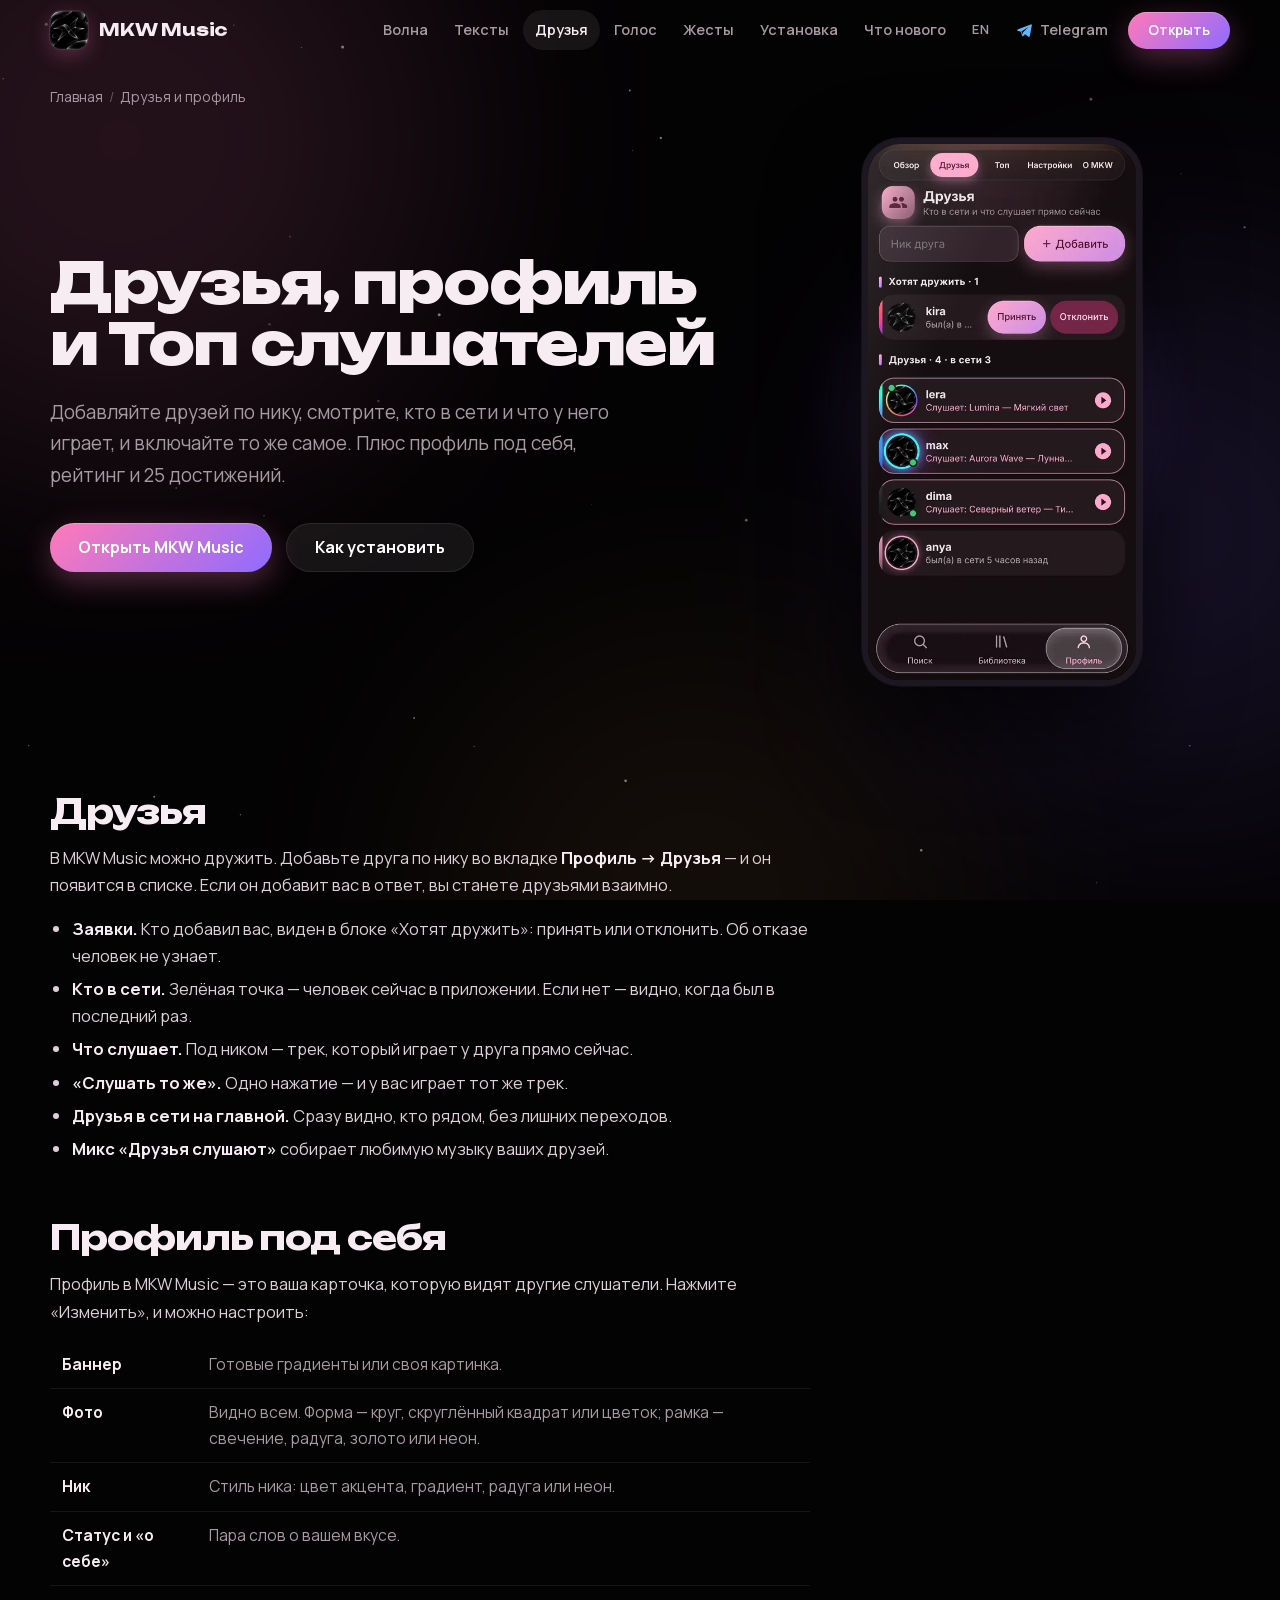
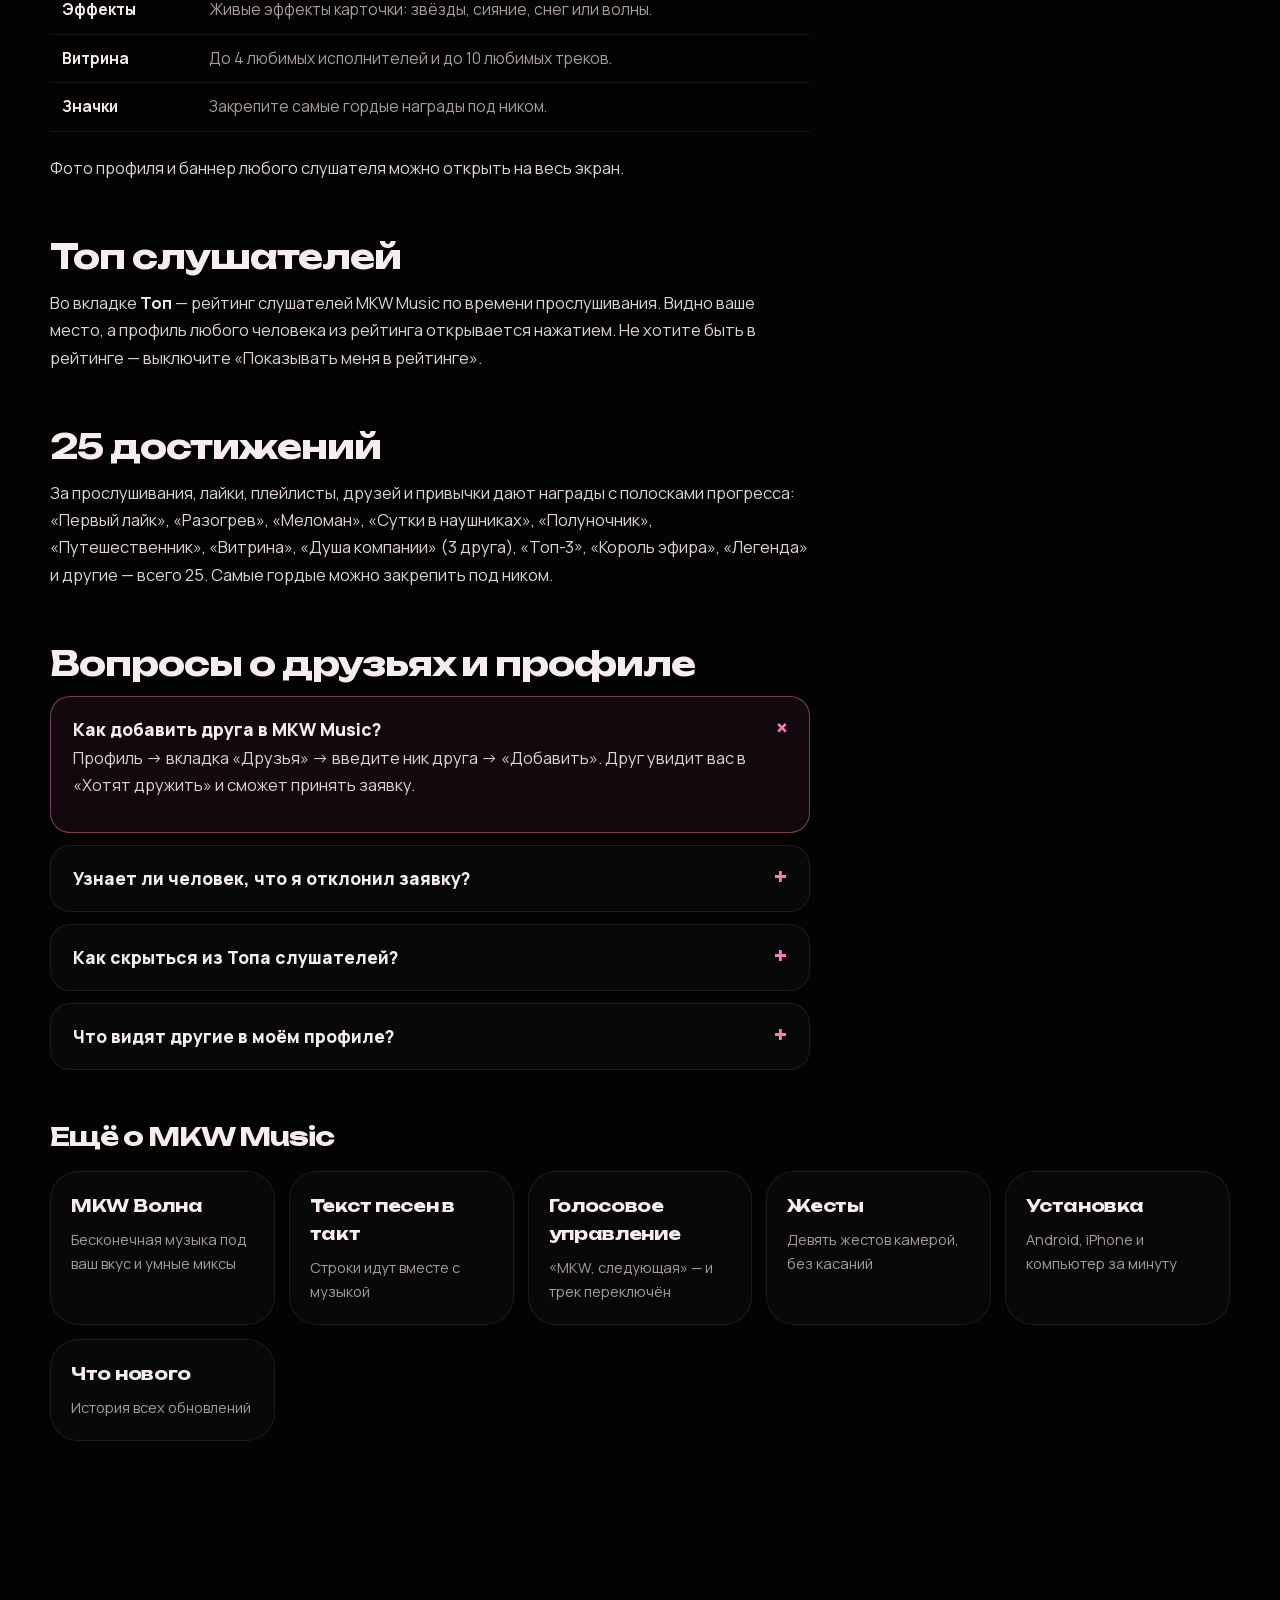
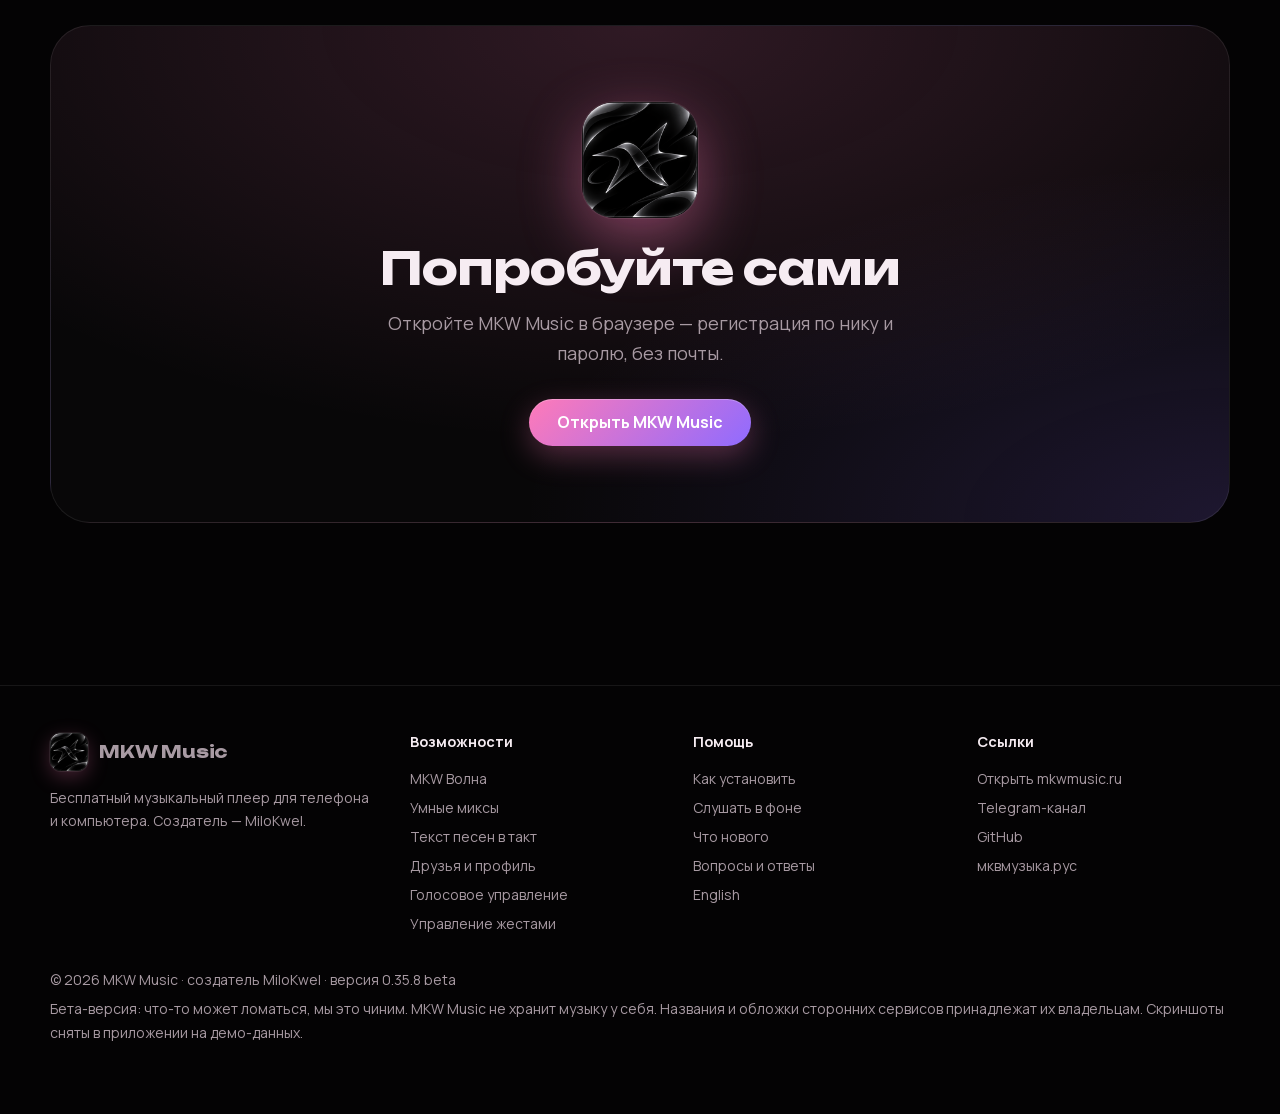
<file: druzya/index.html>
<!doctype html>
<html lang="ru">
<head>
<meta charset="utf-8">
<meta name="viewport" content="width=device-width,initial-scale=1,viewport-fit=cover">
<title>Друзья, профиль и Топ слушателей — слушайте вместе | MKW Music</title>
<meta name="description" content="Друзья в MKW Music: кто в сети и что слушает, «Слушать то же», заявки. Профиль с баннером, витриной и стилем ника, Топ слушателей и 25 достижений.">
<meta name="keywords" content="слушать музыку с друзьями, что слушают друзья, музыкальный профиль, рейтинг слушателей, достижения, MKW Music"><link rel="canonical" href="https://xn--80adpkcic0dzd.xn--p1acf/druzya/">
<meta name="robots" content="index,follow,max-image-preview:large,max-snippet:-1,max-video-preview:-1">
<meta name="author" content="MiloKwel">
<meta name="theme-color" content="#0d0a0b">
<meta name="color-scheme" content="dark">
<meta name="format-detection" content="telephone=no">
<meta property="og:type" content="article">
<meta property="og:site_name" content="MKW Music">
<meta property="og:title" content="Друзья, профиль и Топ слушателей — слушайте вместе | MKW Music">
<meta property="og:description" content="Друзья в MKW Music: кто в сети и что слушает, «Слушать то же», заявки. Профиль с баннером, витриной и стилем ника, Топ слушателей и 25 достижений.">
<meta property="og:url" content="https://xn--80adpkcic0dzd.xn--p1acf/druzya/">
<meta property="og:image" content="https://xn--80adpkcic0dzd.xn--p1acf/img/og.jpg">
<meta property="og:image:width" content="1200">
<meta property="og:image:height" content="630">
<meta property="og:image:alt" content="MKW Music — бесплатный музыкальный плеер">
<meta property="og:locale" content="ru_RU">
<meta name="twitter:card" content="summary_large_image">
<meta name="twitter:title" content="Друзья, профиль и Топ слушателей — слушайте вместе | MKW Music">
<meta name="twitter:description" content="Друзья в MKW Music: кто в сети и что слушает, «Слушать то же», заявки. Профиль с баннером, витриной и стилем ника, Топ слушателей и 25 достижений.">
<meta name="twitter:image" content="https://xn--80adpkcic0dzd.xn--p1acf/img/og.jpg">
<link rel="icon" href="/favicon.ico" sizes="48x48">
<link rel="icon" type="image/png" sizes="96x96" href="/img/fav-96.png">
<link rel="icon" type="image/png" sizes="192x192" href="/img/icon-192.png">
<link rel="apple-touch-icon" href="/apple-touch-icon.png">
<link rel="manifest" href="/site.webmanifest">
<link rel="preload" href="/fonts/unbounded-var.woff" as="font" type="font/woff" crossorigin>
<link rel="preload" href="/fonts/manrope-var.woff" as="font" type="font/woff" crossorigin>
<link rel="stylesheet" href="/site.css?v=6">
<script type="application/ld+json">{"@context":"https://schema.org","@graph":[{"@type":"Organization","@id":"https://mkwmusic.ru/#org","name":"MKW Music","alternateName":["МКВ Музыка","MKW Музыка"],"url":"https://mkwmusic.ru/","logo":{"@type":"ImageObject","url":"https://xn--80adpkcic0dzd.xn--p1acf/img/icon-512.png","width":512,"height":512},"sameAs":["https://xn--80adpkcic0dzd.xn--p1acf/","https://t.me/MKWMusic","https://github.com/milokwela/MKW-Music"],"founder":{"@type":"Person","name":"MiloKwel"}},{"@type":"BreadcrumbList","itemListElement":[{"@type":"ListItem","position":1,"name":"Главная","item":"https://xn--80adpkcic0dzd.xn--p1acf/"},{"@type":"ListItem","position":2,"name":"Друзья и профиль","item":"https://xn--80adpkcic0dzd.xn--p1acf/druzya/"}]},{"@type":"WebPage","@id":"https://xn--80adpkcic0dzd.xn--p1acf/druzya/","url":"https://xn--80adpkcic0dzd.xn--p1acf/druzya/","name":"Друзья, профиль и Топ слушателей — слушайте вместе | MKW Music","inLanguage":"ru","isPartOf":{"@type":"WebSite","@id":"https://xn--80adpkcic0dzd.xn--p1acf/#site"},"about":{"@id":"https://mkwmusic.ru/#app"},"dateModified":"2026-11-04"},{"@type":"FAQPage","mainEntity":[{"@type":"Question","name":"Как добавить друга в MKW Music?","acceptedAnswer":{"@type":"Answer","text":"Профиль → вкладка «Друзья» → введите ник друга → «Добавить». Друг увидит вас в «Хотят дружить» и сможет принять заявку."}},{"@type":"Question","name":"Узнает ли человек, что я отклонил заявку?","acceptedAnswer":{"@type":"Answer","text":"Нет. Он просто пропадёт из ваших заявок."}},{"@type":"Question","name":"Как скрыться из Топа слушателей?","acceptedAnswer":{"@type":"Answer","text":"Во вкладке «Топ» выключите «Показывать меня в рейтинге»."}},{"@type":"Question","name":"Что видят другие в моём профиле?","acceptedAnswer":{"@type":"Answer","text":"Ник, фото, баннер, статус, «о себе», витрину любимых исполнителей и треков, статистику, награды, а также в сети ли вы и что слушаете. Лайки и история целиком не видны."}}]}]}</script>
</head>
<body>
<a class="skip" href="#content">К содержанию</a>
<canvas id="stars" aria-hidden="true"></canvas>
<div class="aurora" aria-hidden="true"><i></i><i></i><i></i></div>
<svg width="0" height="0" style="position:absolute" aria-hidden="true"><defs>
<symbol id="s-wave" viewBox="0 0 24 24"><path d="M3 12c2-5 4-5 6 0s4 5 6 0 4-5 6 0"/></symbol>
<symbol id="s-hand" viewBox="0 0 24 24"><path d="M8 13V5.5a1.5 1.5 0 0 1 3 0V11m0-4.5a1.5 1.5 0 0 1 3 0V11m0-3a1.5 1.5 0 0 1 3 0v6c0 4-2.5 6-5.5 6S6 18 5 15l-1-3a1.5 1.5 0 0 1 3-1l1 2"/></symbol>
<symbol id="s-search" viewBox="0 0 24 24"><circle cx="11" cy="11" r="6.5"/><path d="m16 16 5 5"/></symbol>
<symbol id="s-palette" viewBox="0 0 24 24"><path d="M12 3a9 9 0 1 0 0 18c1.5 0 2-1 1.5-2s0-2.5 1.5-2.5H17a4 4 0 0 0 4-4C21 6.5 17 3 12 3z"/><circle cx="7.5" cy="11" r="1"/><circle cx="11" cy="7.5" r="1"/><circle cx="15.5" cy="8.5" r="1"/></symbol>
<symbol id="s-heart" viewBox="0 0 24 24"><path d="M12 20s-8-4.8-8-10.5A4.5 4.5 0 0 1 12 7.3 4.5 4.5 0 0 1 20 9.5C20 15.2 12 20 12 20z"/></symbol>
<symbol id="s-heart-off" viewBox="0 0 24 24"><path d="M12 20s-8-4.8-8-10.5A4.5 4.5 0 0 1 12 7.3 4.5 4.5 0 0 1 20 9.5C20 15.2 12 20 12 20z"/><path d="M4 4l16 16"/></symbol>
<symbol id="s-next" viewBox="0 0 24 24"><path d="M6 5l9 7-9 7zM18 5v14"/></symbol>
<symbol id="s-prev" viewBox="0 0 24 24"><path d="M18 5l-9 7 9 7zM6 5v14"/></symbol>
<symbol id="s-up" viewBox="0 0 24 24"><path d="M7 11v9H4v-9zM7 11l4-7c1.5 0 2.5 1 2.5 2.5V9H19a2 2 0 0 1 2 2.3l-1 6A2 2 0 0 1 18 19H7"/></symbol>
<symbol id="s-down" viewBox="0 0 24 24"><path d="M7 13V4H4v9zM7 13l4 7c1.5 0 2.5-1 2.5-2.5V15H19a2 2 0 0 0 2-2.3l-1-6A2 2 0 0 0 18 5H7"/></symbol>
<symbol id="s-pause" viewBox="0 0 24 24"><path d="M8 5v14M16 5v14"/></symbol>
<symbol id="s-play" viewBox="0 0 24 24"><path d="M7 4.5l12 7.5-12 7.5z"/></symbol>
<symbol id="s-volm" viewBox="0 0 24 24"><path d="M4 9v6h4l5 4V5L8 9zM17 9.5a4 4 0 0 1 0 5"/></symbol>
<symbol id="s-volp" viewBox="0 0 24 24"><path d="M4 9v6h4l5 4V5L8 9zM16.5 8a5.5 5.5 0 0 1 0 8M19 5.5a9 9 0 0 1 0 13"/></symbol>
<symbol id="s-mic" viewBox="0 0 24 24"><rect x="9" y="3" width="6" height="12" rx="3"/><path d="M5 11a7 7 0 0 0 14 0M12 18v3"/></symbol>
<symbol id="s-user" viewBox="0 0 24 24"><circle cx="12" cy="8" r="4"/><path d="M4 21c1-4.5 4-6 8-6s7 1.5 8 6"/></symbol>
<symbol id="s-users" viewBox="0 0 24 24"><circle cx="9" cy="8" r="3.5"/><path d="M2.5 20c.8-3.8 3.3-5.5 6.5-5.5s5.7 1.7 6.5 5.5"/><circle cx="17" cy="9" r="2.8"/><path d="M16.5 14.5c2.8.2 4.4 1.9 5 5"/></symbol>
<symbol id="s-text" viewBox="0 0 24 24"><path d="M4 6h16M4 11h16M4 16h10"/><circle cx="18.5" cy="17.5" r="2.5"/><path d="M21 17.5V10"/></symbol>
<symbol id="s-trophy" viewBox="0 0 24 24"><path d="M8 4h8v5a4 4 0 0 1-8 0zM8 6H5a3 3 0 0 0 3 4M16 6h3a3 3 0 0 1-3 4M12 13v4M8.5 20h7M10 17h4"/></symbol>
<symbol id="s-sparkle" viewBox="0 0 24 24"><path d="M12 3l1.8 5.2L19 10l-5.2 1.8L12 17l-1.8-5.2L5 10l5.2-1.8zM19 16l.8 2.2L22 19l-2.2.8L19 22l-.8-2.2L16 19l2.2-.8z"/></symbol>
<symbol id="s-moon" viewBox="0 0 24 24"><path d="M20 14.5A8.5 8.5 0 1 1 9.5 4a7 7 0 0 0 10.5 10.5z"/></symbol>
<symbol id="s-voice" viewBox="0 0 24 24"><path d="M4 10v4M8 7v10M12 4v16M16 7v10M20 10v4"/></symbol>
<symbol id="s-share" viewBox="0 0 24 24"><circle cx="18" cy="5" r="2.5"/><circle cx="6" cy="12" r="2.5"/><circle cx="18" cy="19" r="2.5"/><path d="M8.2 10.8l7.6-4.4M8.2 13.2l7.6 4.4"/></symbol>
<symbol id="s-copy" viewBox="0 0 24 24"><rect x="8" y="8" width="12" height="12" rx="2.5"/><path d="M16 8V6a2 2 0 0 0-2-2H6a2 2 0 0 0-2 2v8a2 2 0 0 0 2 2h2"/></symbol>
<symbol id="s-down2" viewBox="0 0 24 24"><path d="M12 4v11M7 11l5 5 5-5M5 20h14"/></symbol>
<symbol id="s-arrow" viewBox="0 0 24 24"><path d="M5 12h14M13 6l6 6-6 6"/></symbol>
<symbol id="s-phone" viewBox="0 0 24 24"><rect x="6.5" y="2.5" width="11" height="19" rx="3"/><path d="M10.5 18.5h3"/></symbol>
<symbol id="s-desk" viewBox="0 0 24 24"><rect x="3" y="4" width="18" height="12" rx="2"/><path d="M8 20h8M12 16v4"/></symbol>
<symbol id="s-shazam" viewBox="0 0 24 24"><circle cx="12" cy="12" r="9"/><path d="M9 9.5c0-1.5 1.3-2.5 3-2.5M15 14.5c0 1.5-1.3 2.5-3 2.5M8 12h8"/></symbol>
<symbol id="s-tg" viewBox="0 0 24 24"><path d="M21 4.5L3.5 11.3c-.9.4-.9 1.3 0 1.6l4.3 1.4 1.7 5.2c.2.7 1 .9 1.5.4l2.4-2.2 4.5 3.3c.7.5 1.6.1 1.8-.7L22.4 6c.3-1.2-.4-1.9-1.4-1.5zM8.6 13.9l9.3-6-7.4 7.3-.3 3.2z" fill="currentColor" stroke="none"/></symbol>
<symbol id="s-sticker" viewBox="0 0 24 24"><path d="M20 12.5V7a3 3 0 0 0-3-3H7a3 3 0 0 0-3 3v10a3 3 0 0 0 3 3h5.5zM12.5 20c0-4.1 3.4-7.5 7.5-7.5"/><circle cx="9" cy="10" r="1"/><circle cx="15" cy="10" r="1"/></symbol>
<symbol id="s-call" viewBox="0 0 24 24"><path d="M6.6 10.8a15.1 15.1 0 0 0 6.6 6.6l2.2-2.2a1 1 0 0 1 1-.25 11.4 11.4 0 0 0 3.6.57 1 1 0 0 1 1 1V20a1 1 0 0 1-1 1A17 17 0 0 1 3 4a1 1 0 0 1 1-1h3.5a1 1 0 0 1 1 1c0 1.25.2 2.45.57 3.57a1 1 0 0 1-.25 1z"/></symbol>
<symbol id="s-bolt" viewBox="0 0 24 24"><path d="M13 3L5 13.5h6L10 21l8-10.5h-6z"/></symbol>
</defs></svg>
<header class="top" id="top">
  <div class="wrap bar">
    <a class="brand" href="/"><img src="/img/logo-128.webp" alt="" width="38" height="38">MKW Music</a>
    <button class="burger" type="button" aria-label="Меню" aria-expanded="false" aria-controls="mainnav"><svg viewBox="0 0 24 24"><path d="M4 7h16M4 12h16M4 17h16"/></svg></button>
    <nav class="main" id="mainnav" aria-label="Разделы"><a href="/volna/" class="">Волна</a><a href="/teksty-pesen/" class="">Тексты</a><a href="/druzya/" class="" aria-current=page>Друзья</a><a href="/golos/" class="hide-md">Голос</a><a href="/zhesty/" class="hide-md">Жесты</a><a href="/ustanovka/" class="">Установка</a><a href="/novoe/" class="">Что нового</a><a class="lang" href="/en/" hreflang="en" lang="en">EN</a><a class="tgl" href="https://t.me/MKWMusic" target="_blank" rel="noopener" aria-label="Telegram-канал MKW Music"><svg viewBox="0 0 24 24"><use href="#s-tg"/></svg><span>Telegram</span></a><a class="btn sm" href="https://mkwmusic.ru">Открыть</a></nav>
  </div>
</header>
<main id="content">
<div class="wrap"><ol class="crumbs"><li><a href="/">Главная</a></li><li aria-current="page">Друзья и профиль</li></ol>
<div class="phero"><div><h1>Друзья, профиль и Топ слушателей</h1><p class="lead">Добавляйте друзей по нику, смотрите, кто в сети и что у него играет, и включайте то же самое. Плюс профиль под себя, рейтинг и 25 достижений.</p>
<div class="cta"><a class="btn" href="https://mkwmusic.ru">Открыть MKW Music</a><a class="btn ghost" href="/ustanovka/">Как установить</a></div></div>
<div class="vis"><div class="glow"></div><div class="ph "><img src="/img/friends.webp" alt="Друзья в MKW Music: заявки, кто в сети и что слушает" width="480" height="960" fetchpriority="high"></div></div></div>
<div class="prose">
<h2>Друзья</h2>
<p>В MKW Music можно дружить. Добавьте друга по нику во вкладке <b>Профиль → Друзья</b> — и он появится в списке. Если он добавит вас в ответ, вы станете друзьями взаимно.</p>
<ul>
<li><b>Заявки.</b> Кто добавил вас, виден в блоке «Хотят дружить»: принять или отклонить. Об отказе человек не узнает.</li>
<li><b>Кто в сети.</b> Зелёная точка — человек сейчас в приложении. Если нет — видно, когда был в последний раз.</li>
<li><b>Что слушает.</b> Под ником — трек, который играет у друга прямо сейчас.</li>
<li><b>«Слушать то же».</b> Одно нажатие — и у вас играет тот же трек.</li>
<li><b>Друзья в сети на главной.</b> Сразу видно, кто рядом, без лишних переходов.</li>
<li><b>Микс «Друзья слушают»</b> собирает любимую музыку ваших друзей.</li>
</ul>

<h2 id="profil">Профиль под себя</h2>
<p>Профиль в MKW Music — это ваша карточка, которую видят другие слушатели. Нажмите «Изменить», и можно настроить:</p>
<table><tbody>
<tr><td><b>Баннер</b></td><td>Готовые градиенты или своя картинка.</td></tr>
<tr><td><b>Фото</b></td><td>Видно всем. Форма — круг, скруглённый квадрат или цветок; рамка — свечение, радуга, золото или неон.</td></tr>
<tr><td><b>Ник</b></td><td>Стиль ника: цвет акцента, градиент, радуга или неон.</td></tr>
<tr><td><b>Статус и «о себе»</b></td><td>Пара слов о вашем вкусе.</td></tr>
<tr><td><b>Эффекты</b></td><td>Живые эффекты карточки: звёзды, сияние, снег или волны.</td></tr>
<tr><td><b>Витрина</b></td><td>До 4 любимых исполнителей и до 10 любимых треков.</td></tr>
<tr><td><b>Значки</b></td><td>Закрепите самые гордые награды под ником.</td></tr>
</tbody></table>
<p>Фото профиля и баннер любого слушателя можно открыть на весь экран.</p>

<h2 id="top">Топ слушателей</h2>
<p>Во вкладке <b>Топ</b> — рейтинг слушателей MKW Music по времени прослушивания. Видно ваше место, а профиль любого человека из рейтинга открывается нажатием. Не хотите быть в рейтинге — выключите «Показывать меня в рейтинге».</p>

<h2 id="dostizheniya">25 достижений</h2>
<p>За прослушивания, лайки, плейлисты, друзей и привычки дают награды с полосками прогресса: «Первый лайк», «Разогрев», «Меломан», «Сутки в наушниках», «Полуночник», «Путешественник», «Витрина», «Душа компании» (3 друга), «Топ-3», «Король эфира», «Легенда» и другие — всего 25. Самые гордые можно закрепить под ником.</p>

<h2>Вопросы о друзьях и профиле</h2>
<details open><summary>Как добавить друга в MKW Music?</summary><p>Профиль → вкладка «Друзья» → введите ник друга → «Добавить». Друг увидит вас в «Хотят дружить» и сможет принять заявку.</p></details>
<details><summary>Узнает ли человек, что я отклонил заявку?</summary><p>Нет. Он просто пропадёт из ваших заявок.</p></details>
<details><summary>Как скрыться из Топа слушателей?</summary><p>Во вкладке «Топ» выключите «Показывать меня в рейтинге».</p></details>
<details><summary>Что видят другие в моём профиле?</summary><p>Ник, фото, баннер, статус, «о себе», витрину любимых исполнителей и треков, статистику, награды, а также в сети ли вы и что слушаете. Лайки и история целиком не видны.</p></details></div></div>
<section style="padding-top:40px"><div class="wrap"><h2 style="font-size:26px">Ещё о MKW Music</h2><div class="rel"><a class="card" href="/volna/"><h3>MKW Волна</h3><p>Бесконечная музыка под ваш вкус и умные миксы</p></a><a class="card" href="/teksty-pesen/"><h3>Текст песен в такт</h3><p>Строки идут вместе с музыкой</p></a><a class="card" href="/golos/"><h3>Голосовое управление</h3><p>«MKW, следующая» — и трек переключён</p></a><a class="card" href="/zhesty/"><h3>Жесты</h3><p>Девять жестов камерой, без касаний</p></a><a class="card" href="/ustanovka/"><h3>Установка</h3><p>Android, iPhone и компьютер за минуту</p></a><a class="card" href="/novoe/"><h3>Что нового</h3><p>История всех обновлений</p></a></div></div></section>
<section><div class="wrap"><div class="final rv">
<img src="/img/icon-192.png" alt="Логотип MKW Music" width="116" height="116" loading="lazy">
<h2>Попробуйте сами</h2><p>Откройте MKW Music в браузере — регистрация по нику и паролю, без почты.</p>
<a class="btn" href="https://mkwmusic.ru">Открыть MKW Music</a></div></div></section>
</main>
<footer><div class="wrap">
  <div class="fgrid">
    <div><a class="brand" href="/"><img src="/img/logo-128.webp" alt="" width="38" height="38" loading="lazy">MKW Music</a>
      <div>Бесплатный музыкальный плеер для телефона и компьютера. Создатель — MiloKwel.</div></div>
    <div><b>Возможности</b><a href="/volna/">MKW Волна</a><a href="/volna/#miksy">Умные миксы</a><a href="/teksty-pesen/">Текст песен в такт</a><a href="/druzya/">Друзья и профиль</a><a href="/golos/">Голосовое управление</a><a href="/zhesty/">Управление жестами</a></div>
    <div><b>Помощь</b><a href="/ustanovka/">Как установить</a><a href="/ustanovka/#fon">Слушать в фоне</a><a href="/novoe/">Что нового</a><a href="/#faq">Вопросы и ответы</a><a href="/en/" hreflang="en" lang="en">English</a></div>
    <div><b>Ссылки</b><a href="https://mkwmusic.ru">Открыть mkwmusic.ru</a><a href="https://t.me/MKWMusic" rel="noopener">Telegram-канал</a><a href="https://github.com/milokwela/MKW-Music" rel="noopener">GitHub</a><a href="/">мквмузыка.рус</a></div>
  </div>
  <div>© 2026 MKW Music · создатель MiloKwel · версия 0.35.8 beta</div>
  <div style="margin-top:6px">Бета-версия: что-то может ломаться, мы это чиним. MKW Music не хранит музыку у себя. Названия и обложки сторонних сервисов принадлежат их владельцам. Скриншоты сняты в приложении на демо-данных.</div>
</div></footer>
<script src="/site.js?v=6" defer></script>
</body>
</html>
</file>
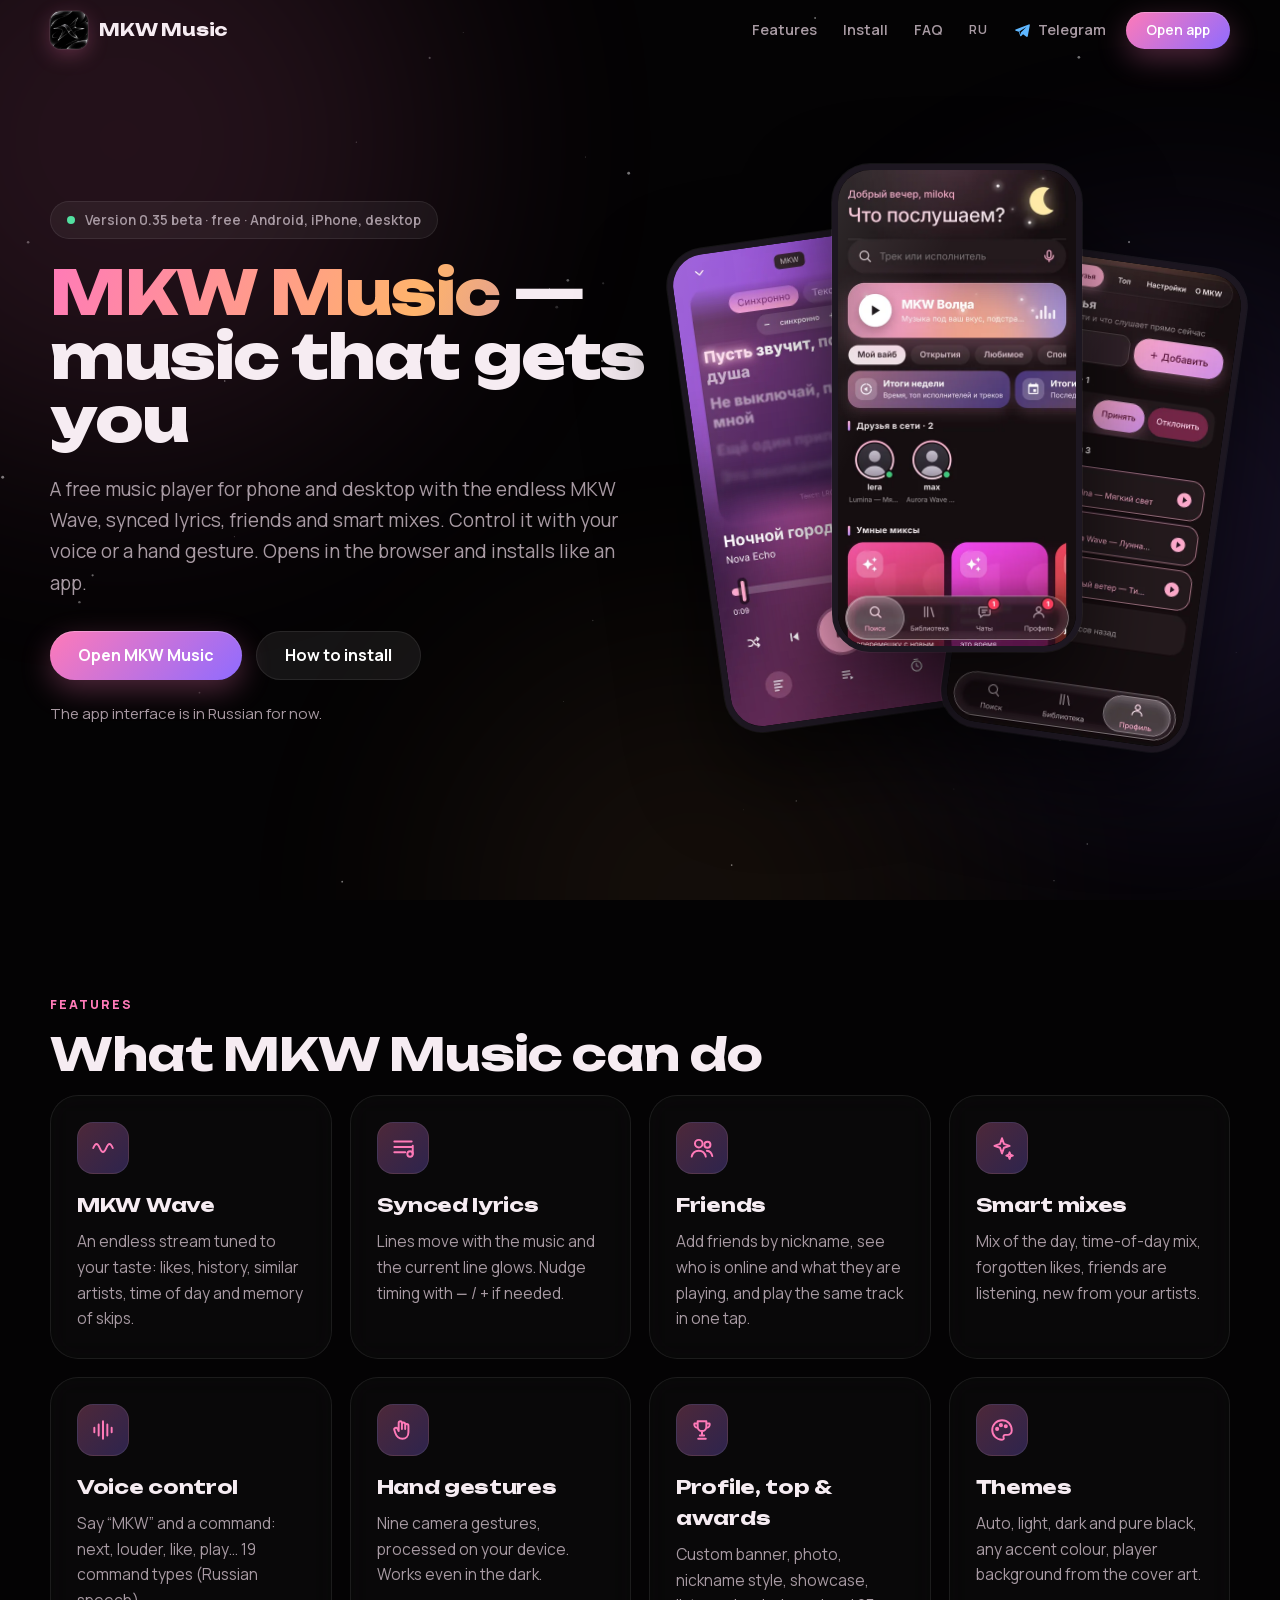
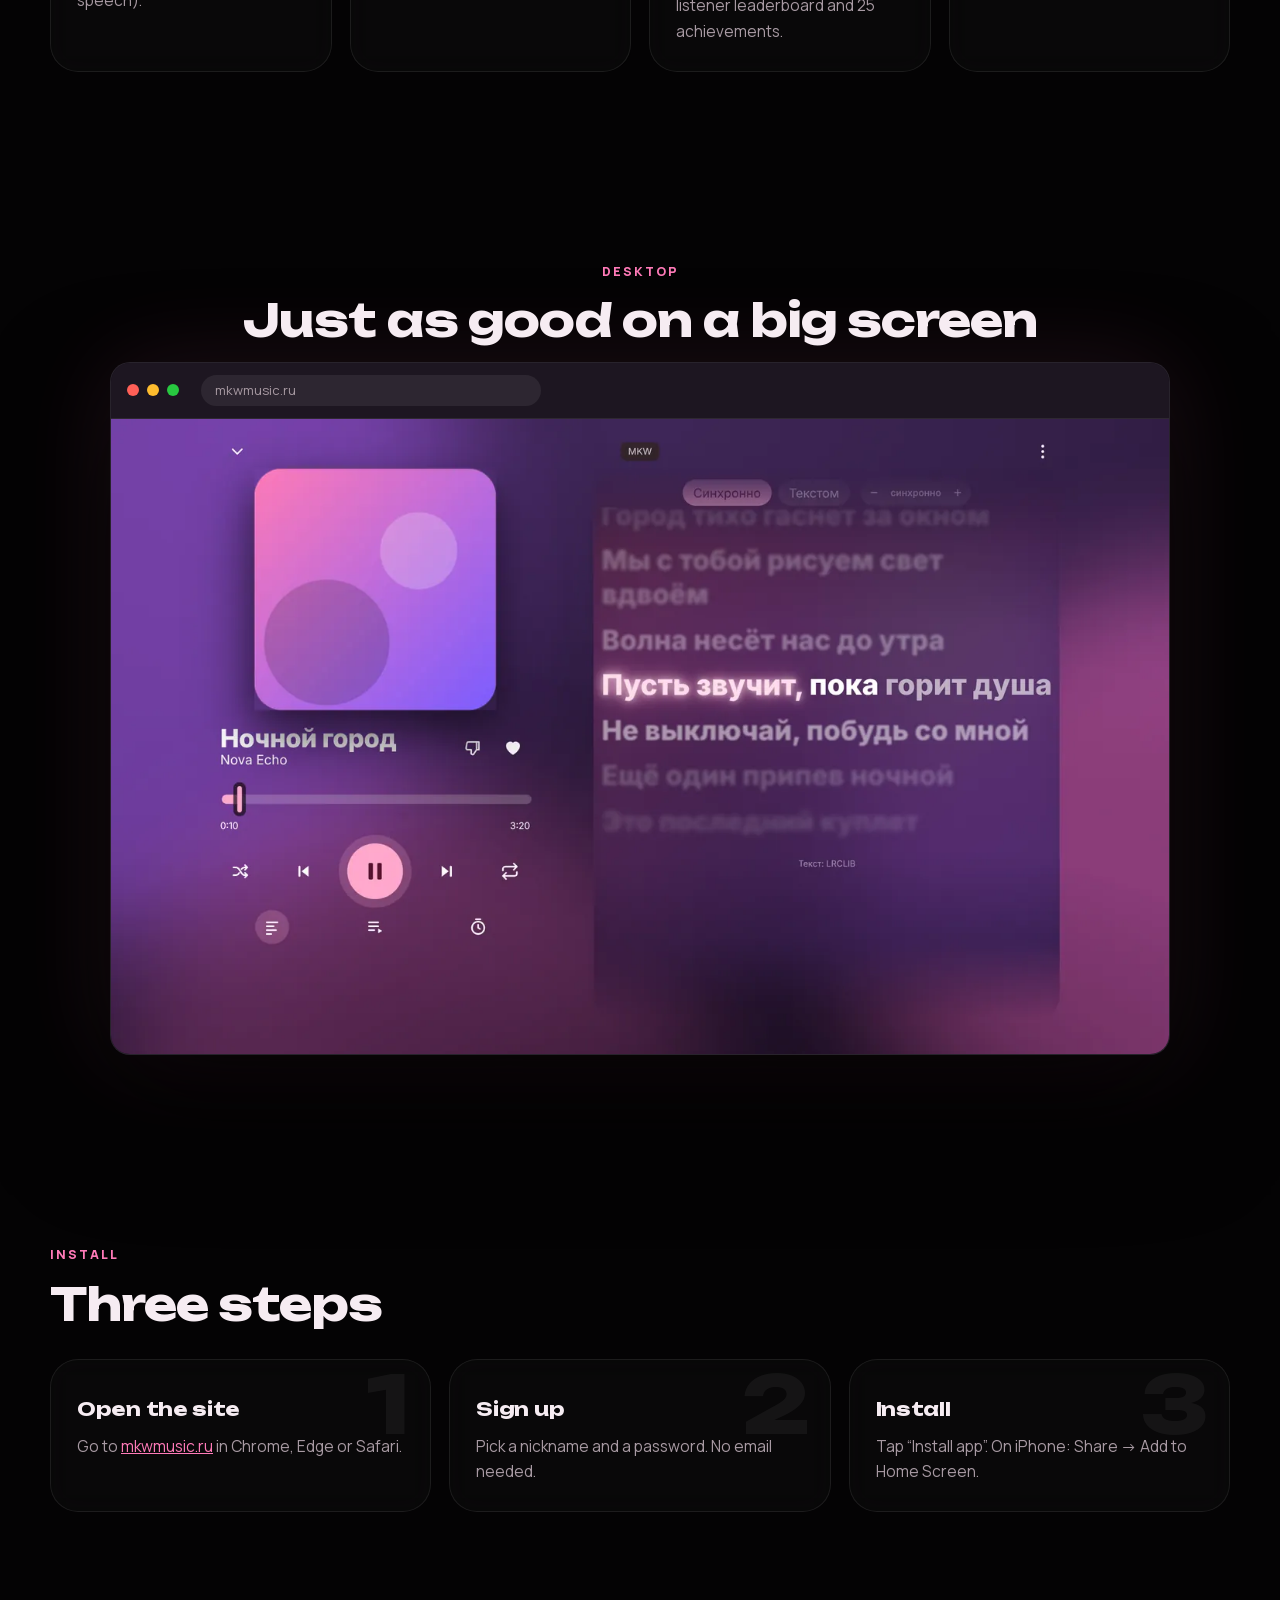
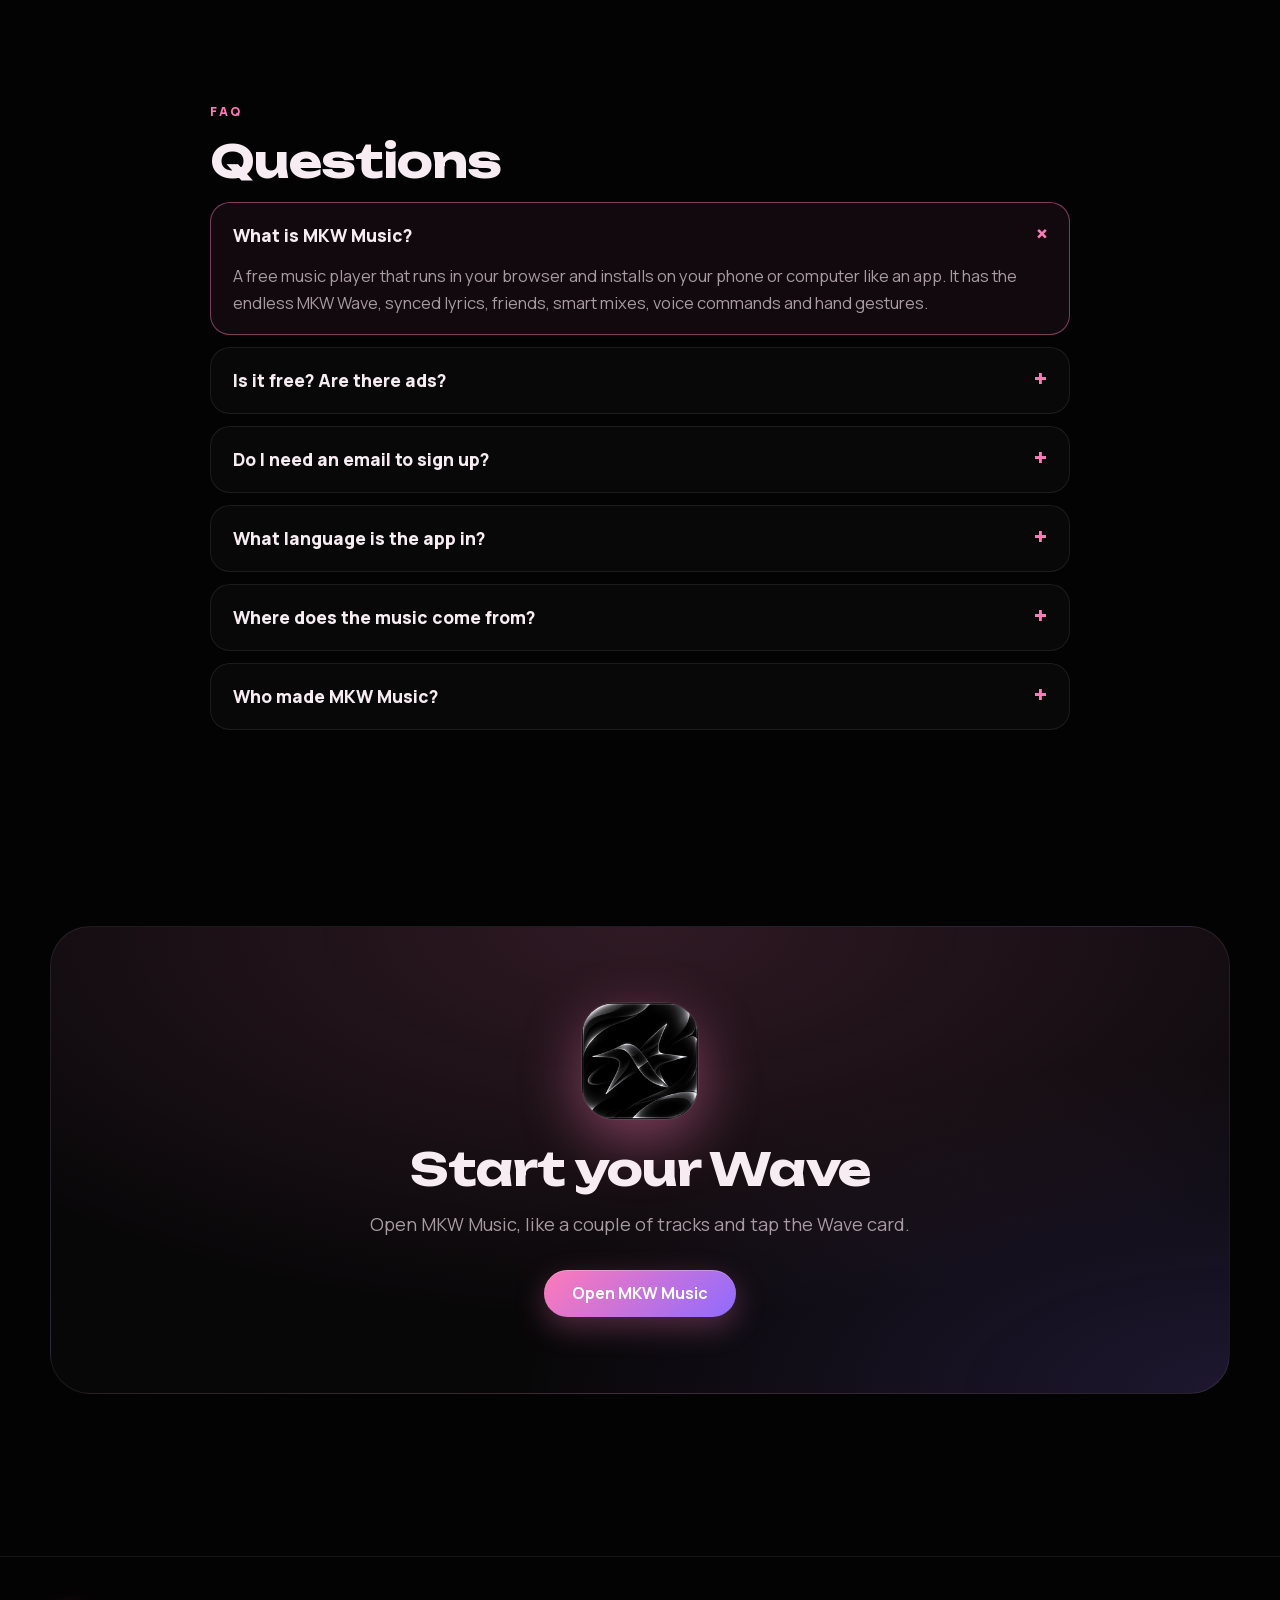
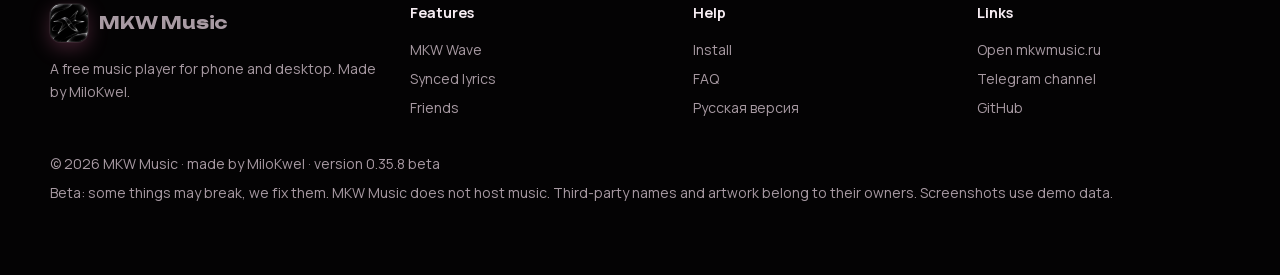
<file: en/index.html>
<!doctype html>
<html lang="en">
<head>
<meta charset="utf-8">
<meta name="viewport" content="width=device-width,initial-scale=1,viewport-fit=cover">
<title>MKW Music — free music player with MKW Wave, synced lyrics and friends</title>
<meta name="description" content="MKW Music is a free, ad-free music player for phone and desktop: endless MKW Wave recommendations, synced lyrics, friends, smart mixes, voice control and hand gestures.">
<meta name="keywords" content="MKW Music, mkw music player, MKW Wave, free music player, synced lyrics, music with friends, MiloKwel"><link rel="canonical" href="https://xn--80adpkcic0dzd.xn--p1acf/en/">
<link rel="alternate" hreflang="ru" href="https://xn--80adpkcic0dzd.xn--p1acf/"><link rel="alternate" hreflang="en" href="https://xn--80adpkcic0dzd.xn--p1acf/en/"><link rel="alternate" hreflang="x-default" href="https://xn--80adpkcic0dzd.xn--p1acf/"><meta name="robots" content="index,follow,max-image-preview:large,max-snippet:-1,max-video-preview:-1">
<meta name="author" content="MiloKwel">
<meta name="theme-color" content="#0d0a0b">
<meta name="color-scheme" content="dark">
<meta name="format-detection" content="telephone=no">
<meta property="og:type" content="website">
<meta property="og:site_name" content="MKW Music">
<meta property="og:title" content="MKW Music — free music player with MKW Wave, synced lyrics and friends">
<meta property="og:description" content="MKW Music is a free, ad-free music player for phone and desktop: endless MKW Wave recommendations, synced lyrics, friends, smart mixes, voice control and hand gestures.">
<meta property="og:url" content="https://xn--80adpkcic0dzd.xn--p1acf/en/">
<meta property="og:image" content="https://xn--80adpkcic0dzd.xn--p1acf/img/og.jpg">
<meta property="og:image:width" content="1200">
<meta property="og:image:height" content="630">
<meta property="og:image:alt" content="MKW Music — free music player">
<meta property="og:locale" content="en_US">
<meta name="twitter:card" content="summary_large_image">
<meta name="twitter:title" content="MKW Music — free music player with MKW Wave, synced lyrics and friends">
<meta name="twitter:description" content="MKW Music is a free, ad-free music player for phone and desktop: endless MKW Wave recommendations, synced lyrics, friends, smart mixes, voice control and hand gestures.">
<meta name="twitter:image" content="https://xn--80adpkcic0dzd.xn--p1acf/img/og.jpg">
<link rel="icon" href="/favicon.ico" sizes="48x48">
<link rel="icon" type="image/png" sizes="96x96" href="/img/fav-96.png">
<link rel="icon" type="image/png" sizes="192x192" href="/img/icon-192.png">
<link rel="apple-touch-icon" href="/apple-touch-icon.png">
<link rel="manifest" href="/site.webmanifest">
<link rel="preload" href="/fonts/unbounded-var.woff" as="font" type="font/woff" crossorigin>
<link rel="preload" href="/fonts/manrope-var.woff" as="font" type="font/woff" crossorigin>
<link rel="stylesheet" href="/site.css?v=6">
<script type="application/ld+json">{"@context":"https://schema.org","@graph":[{"@type":"Organization","@id":"https://mkwmusic.ru/#org","name":"MKW Music","alternateName":["МКВ Музыка","MKW Музыка"],"url":"https://mkwmusic.ru/","logo":{"@type":"ImageObject","url":"https://xn--80adpkcic0dzd.xn--p1acf/img/icon-512.png","width":512,"height":512},"sameAs":["https://xn--80adpkcic0dzd.xn--p1acf/","https://t.me/MKWMusic","https://github.com/milokwela/MKW-Music"],"founder":{"@type":"Person","name":"MiloKwel"}},{"@type":"SoftwareApplication","@id":"https://mkwmusic.ru/#app","name":"MKW Music","applicationCategory":"MultimediaApplication","operatingSystem":"Android, iOS, Windows, macOS, Linux (web app)","url":"https://mkwmusic.ru/","softwareVersion":"0.35.8","isAccessibleForFree":true,"offers":{"@type":"Offer","price":"0","priceCurrency":"USD"},"author":{"@type":"Person","name":"MiloKwel"}},{"@type":"FAQPage","mainEntity":[{"@type":"Question","name":"What is MKW Music?","acceptedAnswer":{"@type":"Answer","text":"A free music player that runs in your browser and installs on your phone or computer like an app. It has the endless MKW Wave, synced lyrics, friends, smart mixes, voice commands and hand gestures."}},{"@type":"Question","name":"Is it free? Are there ads?","acceptedAnswer":{"@type":"Answer","text":"Yes, it is free, and there are no ads."}},{"@type":"Question","name":"Do I need an email to sign up?","acceptedAnswer":{"@type":"Answer","text":"No. Just pick a nickname and a password."}},{"@type":"Question","name":"What language is the app in?","acceptedAnswer":{"@type":"Answer","text":"The interface is in Russian for now. Music search works for any language."}},{"@type":"Question","name":"Where does the music come from?","acceptedAnswer":{"@type":"Answer","text":"MKW Music searches iTunes and Deezer (30-second previews), YouTube (full tracks via the official embedded player) and Audius. It does not host any music itself."}},{"@type":"Question","name":"Who made MKW Music?","acceptedAnswer":{"@type":"Answer","text":"MKW Music is made by MiloKwel, who builds and ships every update."}}]}]}</script>
</head>
<body>
<a class="skip" href="#content">Skip to content</a>
<canvas id="stars" aria-hidden="true"></canvas>
<div class="aurora" aria-hidden="true"><i></i><i></i><i></i></div>
<svg width="0" height="0" style="position:absolute" aria-hidden="true"><defs>
<symbol id="s-wave" viewBox="0 0 24 24"><path d="M3 12c2-5 4-5 6 0s4 5 6 0 4-5 6 0"/></symbol>
<symbol id="s-hand" viewBox="0 0 24 24"><path d="M8 13V5.5a1.5 1.5 0 0 1 3 0V11m0-4.5a1.5 1.5 0 0 1 3 0V11m0-3a1.5 1.5 0 0 1 3 0v6c0 4-2.5 6-5.5 6S6 18 5 15l-1-3a1.5 1.5 0 0 1 3-1l1 2"/></symbol>
<symbol id="s-search" viewBox="0 0 24 24"><circle cx="11" cy="11" r="6.5"/><path d="m16 16 5 5"/></symbol>
<symbol id="s-palette" viewBox="0 0 24 24"><path d="M12 3a9 9 0 1 0 0 18c1.5 0 2-1 1.5-2s0-2.5 1.5-2.5H17a4 4 0 0 0 4-4C21 6.5 17 3 12 3z"/><circle cx="7.5" cy="11" r="1"/><circle cx="11" cy="7.5" r="1"/><circle cx="15.5" cy="8.5" r="1"/></symbol>
<symbol id="s-heart" viewBox="0 0 24 24"><path d="M12 20s-8-4.8-8-10.5A4.5 4.5 0 0 1 12 7.3 4.5 4.5 0 0 1 20 9.5C20 15.2 12 20 12 20z"/></symbol>
<symbol id="s-heart-off" viewBox="0 0 24 24"><path d="M12 20s-8-4.8-8-10.5A4.5 4.5 0 0 1 12 7.3 4.5 4.5 0 0 1 20 9.5C20 15.2 12 20 12 20z"/><path d="M4 4l16 16"/></symbol>
<symbol id="s-next" viewBox="0 0 24 24"><path d="M6 5l9 7-9 7zM18 5v14"/></symbol>
<symbol id="s-prev" viewBox="0 0 24 24"><path d="M18 5l-9 7 9 7zM6 5v14"/></symbol>
<symbol id="s-up" viewBox="0 0 24 24"><path d="M7 11v9H4v-9zM7 11l4-7c1.5 0 2.5 1 2.5 2.5V9H19a2 2 0 0 1 2 2.3l-1 6A2 2 0 0 1 18 19H7"/></symbol>
<symbol id="s-down" viewBox="0 0 24 24"><path d="M7 13V4H4v9zM7 13l4 7c1.5 0 2.5-1 2.5-2.5V15H19a2 2 0 0 0 2-2.3l-1-6A2 2 0 0 0 18 5H7"/></symbol>
<symbol id="s-pause" viewBox="0 0 24 24"><path d="M8 5v14M16 5v14"/></symbol>
<symbol id="s-play" viewBox="0 0 24 24"><path d="M7 4.5l12 7.5-12 7.5z"/></symbol>
<symbol id="s-volm" viewBox="0 0 24 24"><path d="M4 9v6h4l5 4V5L8 9zM17 9.5a4 4 0 0 1 0 5"/></symbol>
<symbol id="s-volp" viewBox="0 0 24 24"><path d="M4 9v6h4l5 4V5L8 9zM16.5 8a5.5 5.5 0 0 1 0 8M19 5.5a9 9 0 0 1 0 13"/></symbol>
<symbol id="s-mic" viewBox="0 0 24 24"><rect x="9" y="3" width="6" height="12" rx="3"/><path d="M5 11a7 7 0 0 0 14 0M12 18v3"/></symbol>
<symbol id="s-user" viewBox="0 0 24 24"><circle cx="12" cy="8" r="4"/><path d="M4 21c1-4.5 4-6 8-6s7 1.5 8 6"/></symbol>
<symbol id="s-users" viewBox="0 0 24 24"><circle cx="9" cy="8" r="3.5"/><path d="M2.5 20c.8-3.8 3.3-5.5 6.5-5.5s5.7 1.7 6.5 5.5"/><circle cx="17" cy="9" r="2.8"/><path d="M16.5 14.5c2.8.2 4.4 1.9 5 5"/></symbol>
<symbol id="s-text" viewBox="0 0 24 24"><path d="M4 6h16M4 11h16M4 16h10"/><circle cx="18.5" cy="17.5" r="2.5"/><path d="M21 17.5V10"/></symbol>
<symbol id="s-trophy" viewBox="0 0 24 24"><path d="M8 4h8v5a4 4 0 0 1-8 0zM8 6H5a3 3 0 0 0 3 4M16 6h3a3 3 0 0 1-3 4M12 13v4M8.5 20h7M10 17h4"/></symbol>
<symbol id="s-sparkle" viewBox="0 0 24 24"><path d="M12 3l1.8 5.2L19 10l-5.2 1.8L12 17l-1.8-5.2L5 10l5.2-1.8zM19 16l.8 2.2L22 19l-2.2.8L19 22l-.8-2.2L16 19l2.2-.8z"/></symbol>
<symbol id="s-moon" viewBox="0 0 24 24"><path d="M20 14.5A8.5 8.5 0 1 1 9.5 4a7 7 0 0 0 10.5 10.5z"/></symbol>
<symbol id="s-voice" viewBox="0 0 24 24"><path d="M4 10v4M8 7v10M12 4v16M16 7v10M20 10v4"/></symbol>
<symbol id="s-share" viewBox="0 0 24 24"><circle cx="18" cy="5" r="2.5"/><circle cx="6" cy="12" r="2.5"/><circle cx="18" cy="19" r="2.5"/><path d="M8.2 10.8l7.6-4.4M8.2 13.2l7.6 4.4"/></symbol>
<symbol id="s-copy" viewBox="0 0 24 24"><rect x="8" y="8" width="12" height="12" rx="2.5"/><path d="M16 8V6a2 2 0 0 0-2-2H6a2 2 0 0 0-2 2v8a2 2 0 0 0 2 2h2"/></symbol>
<symbol id="s-down2" viewBox="0 0 24 24"><path d="M12 4v11M7 11l5 5 5-5M5 20h14"/></symbol>
<symbol id="s-arrow" viewBox="0 0 24 24"><path d="M5 12h14M13 6l6 6-6 6"/></symbol>
<symbol id="s-phone" viewBox="0 0 24 24"><rect x="6.5" y="2.5" width="11" height="19" rx="3"/><path d="M10.5 18.5h3"/></symbol>
<symbol id="s-desk" viewBox="0 0 24 24"><rect x="3" y="4" width="18" height="12" rx="2"/><path d="M8 20h8M12 16v4"/></symbol>
<symbol id="s-shazam" viewBox="0 0 24 24"><circle cx="12" cy="12" r="9"/><path d="M9 9.5c0-1.5 1.3-2.5 3-2.5M15 14.5c0 1.5-1.3 2.5-3 2.5M8 12h8"/></symbol>
<symbol id="s-tg" viewBox="0 0 24 24"><path d="M21 4.5L3.5 11.3c-.9.4-.9 1.3 0 1.6l4.3 1.4 1.7 5.2c.2.7 1 .9 1.5.4l2.4-2.2 4.5 3.3c.7.5 1.6.1 1.8-.7L22.4 6c.3-1.2-.4-1.9-1.4-1.5zM8.6 13.9l9.3-6-7.4 7.3-.3 3.2z" fill="currentColor" stroke="none"/></symbol>
<symbol id="s-sticker" viewBox="0 0 24 24"><path d="M20 12.5V7a3 3 0 0 0-3-3H7a3 3 0 0 0-3 3v10a3 3 0 0 0 3 3h5.5zM12.5 20c0-4.1 3.4-7.5 7.5-7.5"/><circle cx="9" cy="10" r="1"/><circle cx="15" cy="10" r="1"/></symbol>
<symbol id="s-call" viewBox="0 0 24 24"><path d="M6.6 10.8a15.1 15.1 0 0 0 6.6 6.6l2.2-2.2a1 1 0 0 1 1-.25 11.4 11.4 0 0 0 3.6.57 1 1 0 0 1 1 1V20a1 1 0 0 1-1 1A17 17 0 0 1 3 4a1 1 0 0 1 1-1h3.5a1 1 0 0 1 1 1c0 1.25.2 2.45.57 3.57a1 1 0 0 1-.25 1z"/></symbol>
<symbol id="s-bolt" viewBox="0 0 24 24"><path d="M13 3L5 13.5h6L10 21l8-10.5h-6z"/></symbol>
</defs></svg>
<header class="top" id="top">
  <div class="wrap bar">
    <a class="brand" href="/en/"><img src="/img/logo-128.webp" alt="" width="38" height="38">MKW Music</a>
    <button class="burger" type="button" aria-label="Menu" aria-expanded="false" aria-controls="mainnav"><svg viewBox="0 0 24 24"><path d="M4 7h16M4 12h16M4 17h16"/></svg></button>
    <nav class="main" id="mainnav" aria-label="Main"><a href="/en/#features" class="">Features</a><a href="/en/#install" class="">Install</a><a href="/en/#faq" class="">FAQ</a><a class="lang" href="/" hreflang="ru" lang="ru">RU</a><a class="tgl" href="https://t.me/MKWMusic" target="_blank" rel="noopener" aria-label="Telegram-канал MKW Music"><svg viewBox="0 0 24 24"><use href="#s-tg"/></svg><span>Telegram</span></a><a class="btn sm" href="https://mkwmusic.ru">Open app</a></nav>
  </div>
</header>
<main id="content">
<div class="wrap hero">
  <div>
    <span class="tag"><b></b>Version 0.35 beta · free · Android, iPhone, desktop</span>
    <h1><span class="g">MKW Music</span> — music that gets you</h1>
    <p class="lead">A free music player for phone and desktop with the endless MKW Wave, synced lyrics, friends and smart mixes. Control it with your voice or a hand gesture. Opens in the browser and installs like an app.</p>
    <div class="cta"><a class="btn" href="https://mkwmusic.ru">Open MKW Music</a><a class="btn ghost" href="#install">How to install</a></div>
    <p class="sub" style="margin:22px 0 0;font-size:15px">The app interface is in Russian for now.</p>
  </div>
  <div class="stage">
    <div class="glow"></div>
    <div class="ph a"><img src="/img/lyrics.webp" alt="MKW Music synced lyrics" width="480" height="960"></div>
    <div class="ph b"><img src="/img/home.webp" alt="MKW Music home screen with MKW Wave and smart mixes" width="480" height="960" fetchpriority="high"></div>
    <div class="ph c"><img src="/img/friends.webp" alt="MKW Music friends list" width="480" height="960"></div>
  </div>
</div>
<section id="features"><div class="wrap"><div class="rv"><span class="eyebrow">Features</span><h2>What MKW Music can do</h2></div><div class="grid"><div class="card rv"><div class="ic"><svg class="sv"><use href="#s-wave"/></svg></div><h3>MKW Wave</h3><p>An endless stream tuned to your taste: likes, history, similar artists, time of day and memory of skips.</p></div><div class="card rv"><div class="ic"><svg class="sv"><use href="#s-text"/></svg></div><h3>Synced lyrics</h3><p>Lines move with the music and the current line glows. Nudge timing with − / + if needed.</p></div><div class="card rv"><div class="ic"><svg class="sv"><use href="#s-users"/></svg></div><h3>Friends</h3><p>Add friends by nickname, see who is online and what they are playing, and play the same track in one tap.</p></div><div class="card rv"><div class="ic"><svg class="sv"><use href="#s-sparkle"/></svg></div><h3>Smart mixes</h3><p>Mix of the day, time-of-day mix, forgotten likes, friends are listening, new from your artists.</p></div><div class="card rv"><div class="ic"><svg class="sv"><use href="#s-voice"/></svg></div><h3>Voice control</h3><p>Say “MKW” and a command: next, louder, like, play… 19 command types (Russian speech).</p></div><div class="card rv"><div class="ic"><svg class="sv"><use href="#s-hand"/></svg></div><h3>Hand gestures</h3><p>Nine camera gestures, processed on your device. Works even in the dark.</p></div><div class="card rv"><div class="ic"><svg class="sv"><use href="#s-trophy"/></svg></div><h3>Profile, top & awards</h3><p>Custom banner, photo, nickname style, showcase, listener leaderboard and 25 achievements.</p></div><div class="card rv"><div class="ic"><svg class="sv"><use href="#s-palette"/></svg></div><h3>Themes</h3><p>Auto, light, dark and pure black, any accent colour, player background from the cover art.</p></div></div></div></section>
<section id="desktop"><div class="wrap"><div class="rv center"><span class="eyebrow">Desktop</span><h2>Just as good on a big screen</h2></div>
<div class="win rv" id="win"><div class="tb"><i></i><i></i><i></i><span>mkwmusic.ru</span></div><img src="/img/pc-lyrics.webp" alt="MKW Music on desktop: player with synced lyrics" width="1366" height="820" loading="lazy" decoding="async"></div></div></section>
<section id="install"><div class="wrap"><div class="rv"><span class="eyebrow">Install</span><h2>Three steps</h2></div>
<div class="grid steps" style="margin-top:30px">
<div class="card rv"><h3>Open the site</h3><p>Go to <a href="https://mkwmusic.ru">mkwmusic.ru</a> in Chrome, Edge or Safari.</p></div>
<div class="card rv"><h3>Sign up</h3><p>Pick a nickname and a password. No email needed.</p></div>
<div class="card rv"><h3>Install</h3><p>Tap “Install app”. On iPhone: Share → Add to Home Screen.</p></div></div></div></section>
<section id="faq"><div class="wrap" style="max-width:860px"><div class="rv"><span class="eyebrow">FAQ</span><h2>Questions</h2></div><div class="rv"><details open><summary>What is MKW Music?</summary><p>A free music player that runs in your browser and installs on your phone or computer like an app. It has the endless MKW Wave, synced lyrics, friends, smart mixes, voice commands and hand gestures.</p></details>
<details><summary>Is it free? Are there ads?</summary><p>Yes, it is free, and there are no ads.</p></details>
<details><summary>Do I need an email to sign up?</summary><p>No. Just pick a nickname and a password.</p></details>
<details><summary>What language is the app in?</summary><p>The interface is in Russian for now. Music search works for any language.</p></details>
<details><summary>Where does the music come from?</summary><p>MKW Music searches iTunes and Deezer (30-second previews), YouTube (full tracks via the official embedded player) and Audius. It does not host any music itself.</p></details>
<details><summary>Who made MKW Music?</summary><p>MKW Music is made by MiloKwel, who builds and ships every update.</p></details></div></div></section>
<section><div class="wrap"><div class="final rv"><img src="/img/icon-192.png" alt="MKW Music logo" width="116" height="116" loading="lazy"><h2>Start your Wave</h2><p>Open MKW Music, like a couple of tracks and tap the Wave card.</p><a class="btn" href="https://mkwmusic.ru">Open MKW Music</a></div></div></section>
</main>
<footer><div class="wrap">
  <div class="fgrid">
    <div><a class="brand" href="/en/"><img src="/img/logo-128.webp" alt="" width="38" height="38" loading="lazy">MKW Music</a>
      <div>A free music player for phone and desktop. Made by MiloKwel.</div></div>
    <div><b>Features</b><a href="/en/#features">MKW Wave</a><a href="/en/#features">Synced lyrics</a><a href="/en/#features">Friends</a></div>
    <div><b>Help</b><a href="/en/#install">Install</a><a href="/en/#faq">FAQ</a><a href="/" hreflang="ru" lang="ru">Русская версия</a></div>
    <div><b>Links</b><a href="https://mkwmusic.ru">Open mkwmusic.ru</a><a href="https://t.me/MKWMusic" rel="noopener">Telegram channel</a><a href="https://github.com/milokwela/MKW-Music" rel="noopener">GitHub</a></div>
  </div>
  <div>© 2026 MKW Music · made by MiloKwel · version 0.35.8 beta</div>
  <div style="margin-top:6px">Beta: some things may break, we fix them. MKW Music does not host music. Third-party names and artwork belong to their owners. Screenshots use demo data.</div>
</div></footer>
<script src="/site.js?v=6" defer></script>
</body>
</html>
</file>
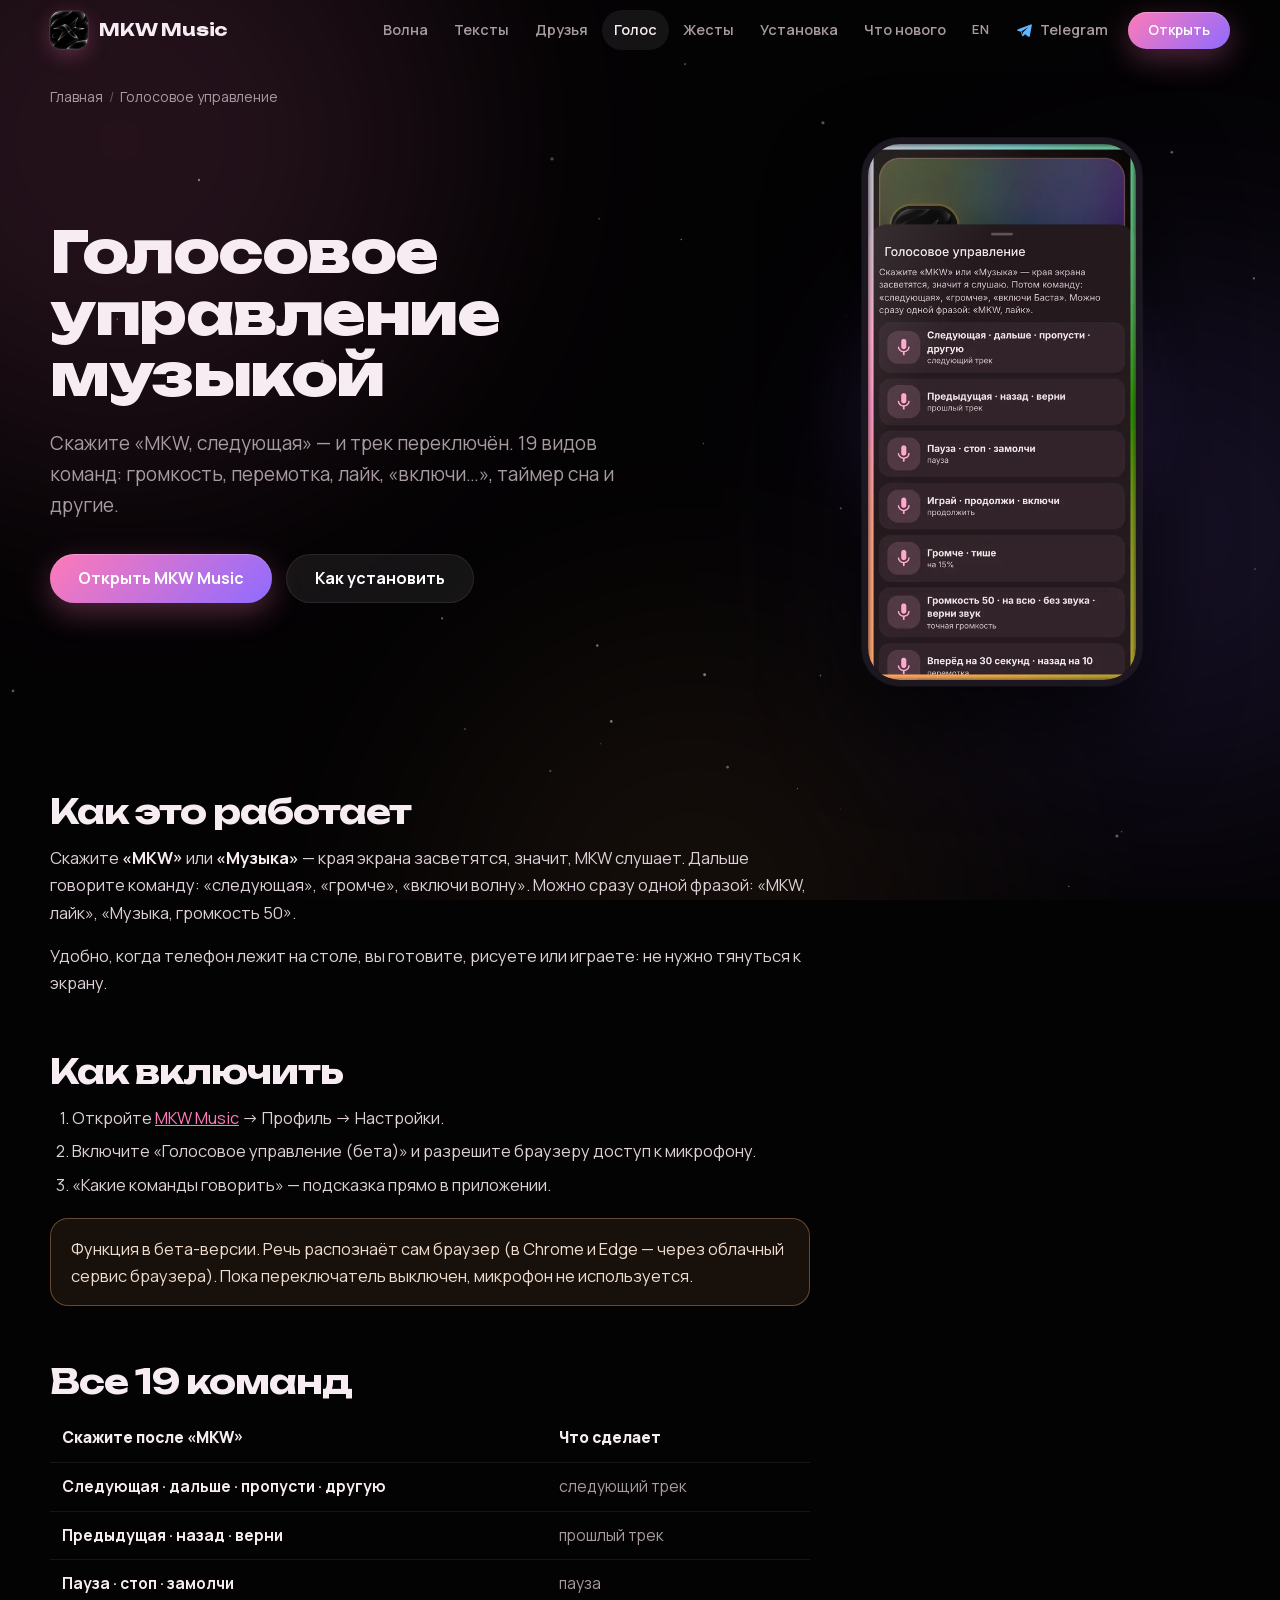
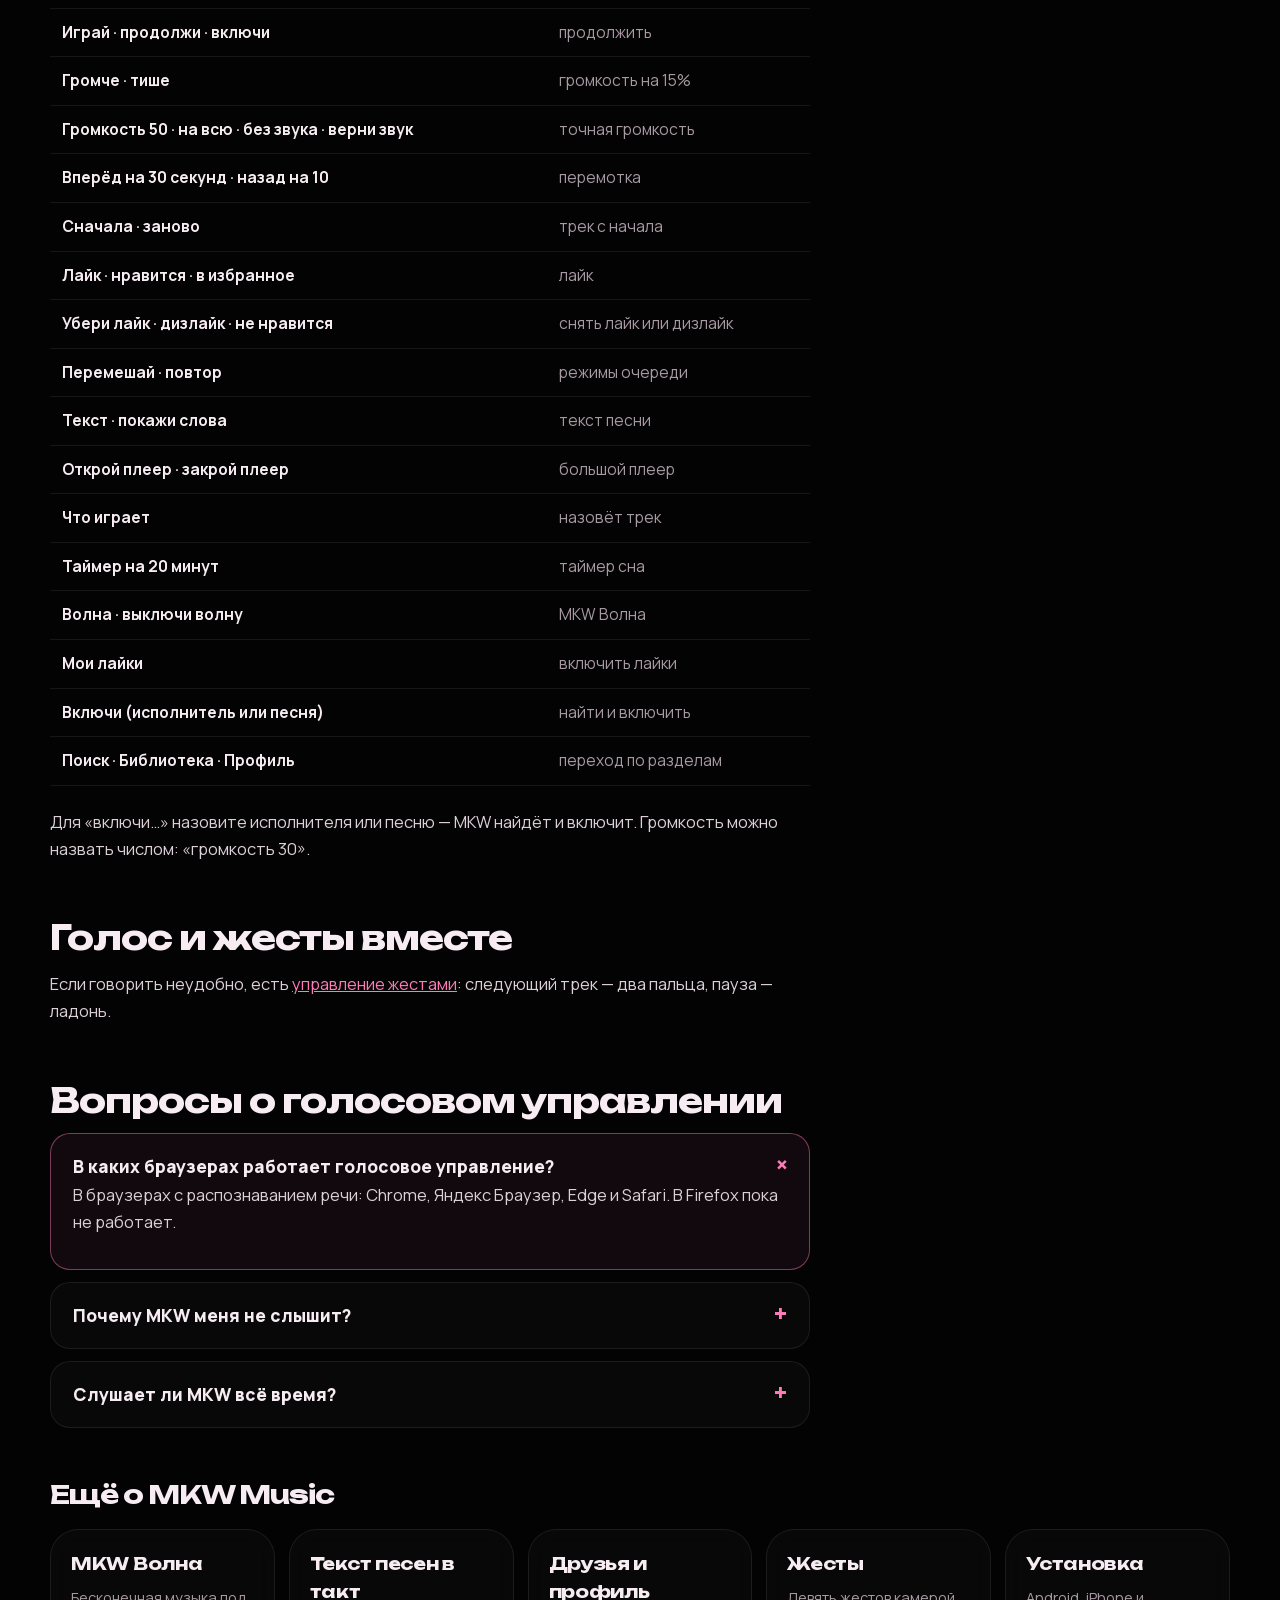
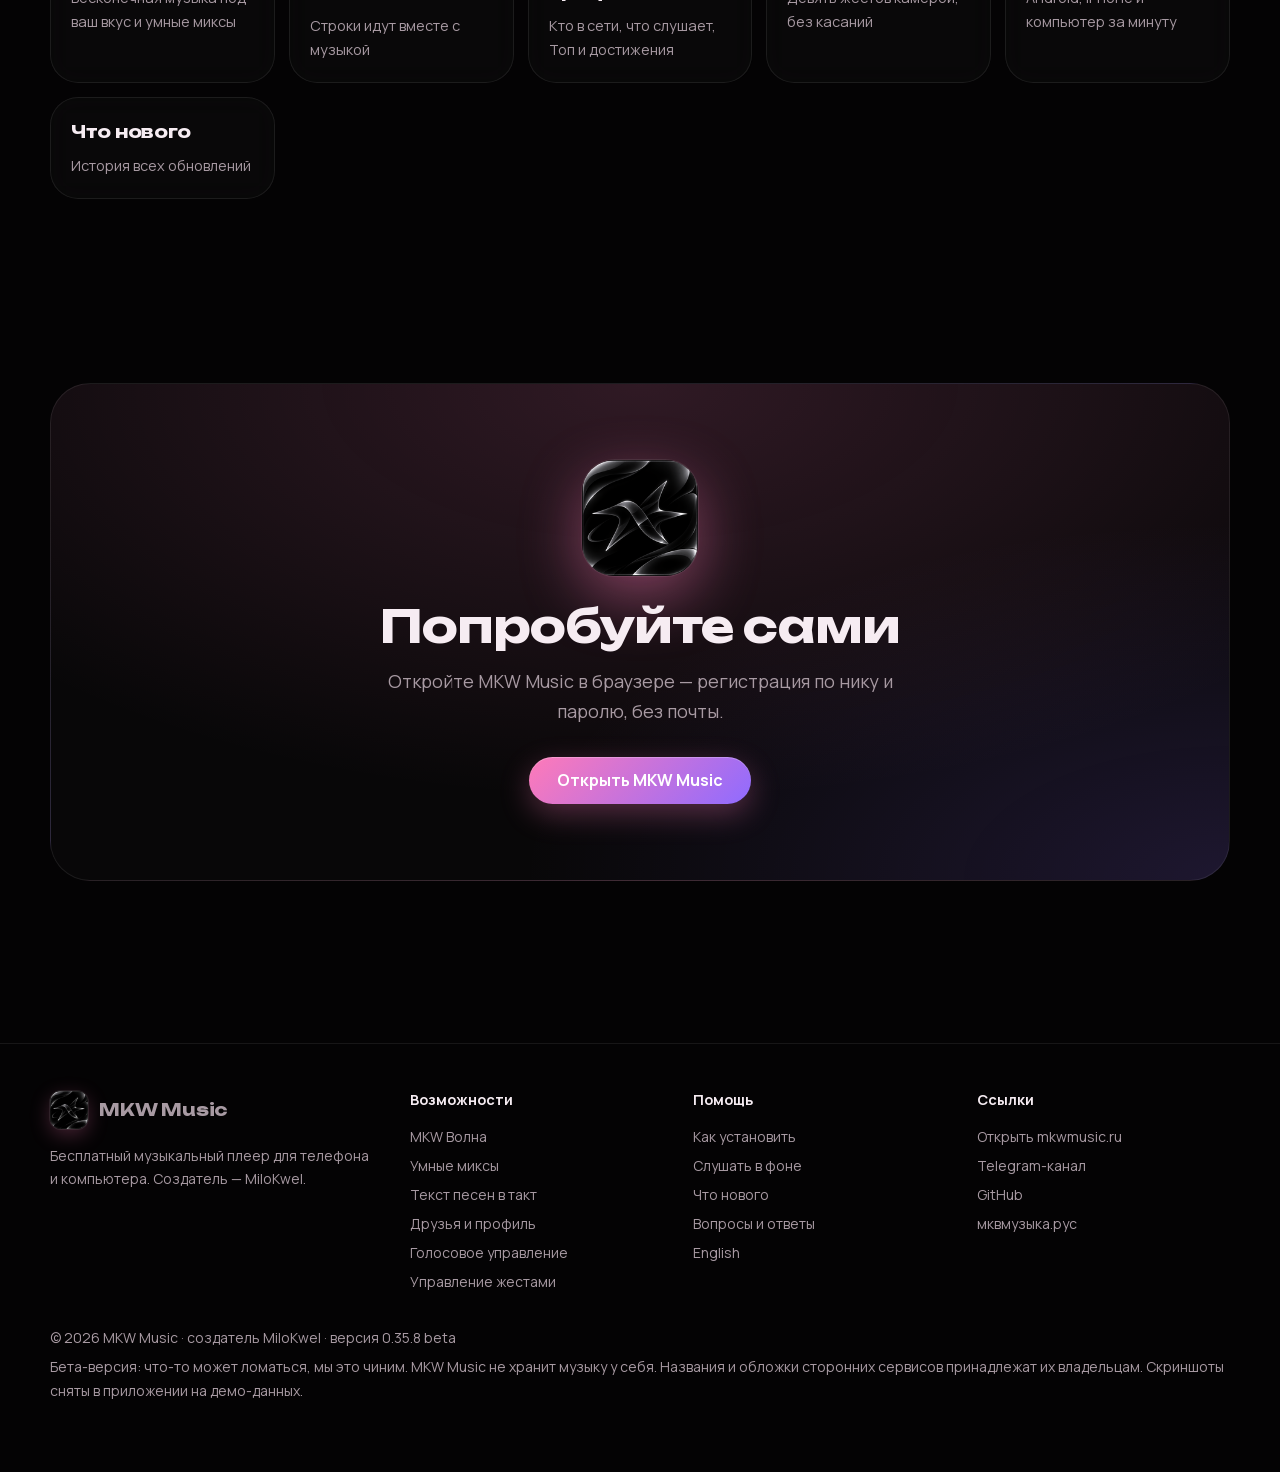
<file: golos/index.html>
<!doctype html>
<html lang="ru">
<head>
<meta charset="utf-8">
<meta name="viewport" content="width=device-width,initial-scale=1,viewport-fit=cover">
<title>Голосовое управление музыкой — «MKW, следующая» | MKW Music</title>
<meta name="description" content="Управляйте музыкой голосом в браузере: скажите «MKW» или «Музыка» и команду. 19 команд — громкость, перемотка, лайк, «включи…», таймер сна. Бесплатно.">
<meta name="keywords" content="голосовое управление музыкой, управлять музыкой голосом, голосовые команды плеер, MKW Music"><link rel="canonical" href="https://xn--80adpkcic0dzd.xn--p1acf/golos/">
<meta name="robots" content="index,follow,max-image-preview:large,max-snippet:-1,max-video-preview:-1">
<meta name="author" content="MiloKwel">
<meta name="theme-color" content="#0d0a0b">
<meta name="color-scheme" content="dark">
<meta name="format-detection" content="telephone=no">
<meta property="og:type" content="article">
<meta property="og:site_name" content="MKW Music">
<meta property="og:title" content="Голосовое управление музыкой — «MKW, следующая» | MKW Music">
<meta property="og:description" content="Управляйте музыкой голосом в браузере: скажите «MKW» или «Музыка» и команду. 19 команд — громкость, перемотка, лайк, «включи…», таймер сна. Бесплатно.">
<meta property="og:url" content="https://xn--80adpkcic0dzd.xn--p1acf/golos/">
<meta property="og:image" content="https://xn--80adpkcic0dzd.xn--p1acf/img/og.jpg">
<meta property="og:image:width" content="1200">
<meta property="og:image:height" content="630">
<meta property="og:image:alt" content="MKW Music — бесплатный музыкальный плеер">
<meta property="og:locale" content="ru_RU">
<meta name="twitter:card" content="summary_large_image">
<meta name="twitter:title" content="Голосовое управление музыкой — «MKW, следующая» | MKW Music">
<meta name="twitter:description" content="Управляйте музыкой голосом в браузере: скажите «MKW» или «Музыка» и команду. 19 команд — громкость, перемотка, лайк, «включи…», таймер сна. Бесплатно.">
<meta name="twitter:image" content="https://xn--80adpkcic0dzd.xn--p1acf/img/og.jpg">
<link rel="icon" href="/favicon.ico" sizes="48x48">
<link rel="icon" type="image/png" sizes="96x96" href="/img/fav-96.png">
<link rel="icon" type="image/png" sizes="192x192" href="/img/icon-192.png">
<link rel="apple-touch-icon" href="/apple-touch-icon.png">
<link rel="manifest" href="/site.webmanifest">
<link rel="preload" href="/fonts/unbounded-var.woff" as="font" type="font/woff" crossorigin>
<link rel="preload" href="/fonts/manrope-var.woff" as="font" type="font/woff" crossorigin>
<link rel="stylesheet" href="/site.css?v=6">
<script type="application/ld+json">{"@context":"https://schema.org","@graph":[{"@type":"Organization","@id":"https://mkwmusic.ru/#org","name":"MKW Music","alternateName":["МКВ Музыка","MKW Музыка"],"url":"https://mkwmusic.ru/","logo":{"@type":"ImageObject","url":"https://xn--80adpkcic0dzd.xn--p1acf/img/icon-512.png","width":512,"height":512},"sameAs":["https://xn--80adpkcic0dzd.xn--p1acf/","https://t.me/MKWMusic","https://github.com/milokwela/MKW-Music"],"founder":{"@type":"Person","name":"MiloKwel"}},{"@type":"BreadcrumbList","itemListElement":[{"@type":"ListItem","position":1,"name":"Главная","item":"https://xn--80adpkcic0dzd.xn--p1acf/"},{"@type":"ListItem","position":2,"name":"Голосовое управление","item":"https://xn--80adpkcic0dzd.xn--p1acf/golos/"}]},{"@type":"WebPage","@id":"https://xn--80adpkcic0dzd.xn--p1acf/golos/","url":"https://xn--80adpkcic0dzd.xn--p1acf/golos/","name":"Голосовое управление музыкой — «MKW, следующая» | MKW Music","inLanguage":"ru","isPartOf":{"@type":"WebSite","@id":"https://xn--80adpkcic0dzd.xn--p1acf/#site"},"about":{"@id":"https://mkwmusic.ru/#app"},"dateModified":"2026-11-04"},{"@type":"FAQPage","mainEntity":[{"@type":"Question","name":"В каких браузерах работает голосовое управление?","acceptedAnswer":{"@type":"Answer","text":"В браузерах с распознаванием речи: Chrome, Яндекс Браузер, Edge и Safari. В Firefox пока не работает."}},{"@type":"Question","name":"Почему MKW меня не слышит?","acceptedAnswer":{"@type":"Answer","text":"Проверьте, что браузеру разрешён микрофон, а вкладка MKW Music открыта. Говорите «MKW» или «Музыка» отчётливо, затем команду. Можно одной фразой: «MKW, следующая»."}},{"@type":"Question","name":"Слушает ли MKW всё время?","acceptedAnswer":{"@type":"Answer","text":"Пока голосовое управление включено и вкладка открыта, браузер слушает слово-сигнал. Выключить можно одним переключателем в Настройках."}}]}]}</script>
</head>
<body>
<a class="skip" href="#content">К содержанию</a>
<canvas id="stars" aria-hidden="true"></canvas>
<div class="aurora" aria-hidden="true"><i></i><i></i><i></i></div>
<svg width="0" height="0" style="position:absolute" aria-hidden="true"><defs>
<symbol id="s-wave" viewBox="0 0 24 24"><path d="M3 12c2-5 4-5 6 0s4 5 6 0 4-5 6 0"/></symbol>
<symbol id="s-hand" viewBox="0 0 24 24"><path d="M8 13V5.5a1.5 1.5 0 0 1 3 0V11m0-4.5a1.5 1.5 0 0 1 3 0V11m0-3a1.5 1.5 0 0 1 3 0v6c0 4-2.5 6-5.5 6S6 18 5 15l-1-3a1.5 1.5 0 0 1 3-1l1 2"/></symbol>
<symbol id="s-search" viewBox="0 0 24 24"><circle cx="11" cy="11" r="6.5"/><path d="m16 16 5 5"/></symbol>
<symbol id="s-palette" viewBox="0 0 24 24"><path d="M12 3a9 9 0 1 0 0 18c1.5 0 2-1 1.5-2s0-2.5 1.5-2.5H17a4 4 0 0 0 4-4C21 6.5 17 3 12 3z"/><circle cx="7.5" cy="11" r="1"/><circle cx="11" cy="7.5" r="1"/><circle cx="15.5" cy="8.5" r="1"/></symbol>
<symbol id="s-heart" viewBox="0 0 24 24"><path d="M12 20s-8-4.8-8-10.5A4.5 4.5 0 0 1 12 7.3 4.5 4.5 0 0 1 20 9.5C20 15.2 12 20 12 20z"/></symbol>
<symbol id="s-heart-off" viewBox="0 0 24 24"><path d="M12 20s-8-4.8-8-10.5A4.5 4.5 0 0 1 12 7.3 4.5 4.5 0 0 1 20 9.5C20 15.2 12 20 12 20z"/><path d="M4 4l16 16"/></symbol>
<symbol id="s-next" viewBox="0 0 24 24"><path d="M6 5l9 7-9 7zM18 5v14"/></symbol>
<symbol id="s-prev" viewBox="0 0 24 24"><path d="M18 5l-9 7 9 7zM6 5v14"/></symbol>
<symbol id="s-up" viewBox="0 0 24 24"><path d="M7 11v9H4v-9zM7 11l4-7c1.5 0 2.5 1 2.5 2.5V9H19a2 2 0 0 1 2 2.3l-1 6A2 2 0 0 1 18 19H7"/></symbol>
<symbol id="s-down" viewBox="0 0 24 24"><path d="M7 13V4H4v9zM7 13l4 7c1.5 0 2.5-1 2.5-2.5V15H19a2 2 0 0 0 2-2.3l-1-6A2 2 0 0 0 18 5H7"/></symbol>
<symbol id="s-pause" viewBox="0 0 24 24"><path d="M8 5v14M16 5v14"/></symbol>
<symbol id="s-play" viewBox="0 0 24 24"><path d="M7 4.5l12 7.5-12 7.5z"/></symbol>
<symbol id="s-volm" viewBox="0 0 24 24"><path d="M4 9v6h4l5 4V5L8 9zM17 9.5a4 4 0 0 1 0 5"/></symbol>
<symbol id="s-volp" viewBox="0 0 24 24"><path d="M4 9v6h4l5 4V5L8 9zM16.5 8a5.5 5.5 0 0 1 0 8M19 5.5a9 9 0 0 1 0 13"/></symbol>
<symbol id="s-mic" viewBox="0 0 24 24"><rect x="9" y="3" width="6" height="12" rx="3"/><path d="M5 11a7 7 0 0 0 14 0M12 18v3"/></symbol>
<symbol id="s-user" viewBox="0 0 24 24"><circle cx="12" cy="8" r="4"/><path d="M4 21c1-4.5 4-6 8-6s7 1.5 8 6"/></symbol>
<symbol id="s-users" viewBox="0 0 24 24"><circle cx="9" cy="8" r="3.5"/><path d="M2.5 20c.8-3.8 3.3-5.5 6.5-5.5s5.7 1.7 6.5 5.5"/><circle cx="17" cy="9" r="2.8"/><path d="M16.5 14.5c2.8.2 4.4 1.9 5 5"/></symbol>
<symbol id="s-text" viewBox="0 0 24 24"><path d="M4 6h16M4 11h16M4 16h10"/><circle cx="18.5" cy="17.5" r="2.5"/><path d="M21 17.5V10"/></symbol>
<symbol id="s-trophy" viewBox="0 0 24 24"><path d="M8 4h8v5a4 4 0 0 1-8 0zM8 6H5a3 3 0 0 0 3 4M16 6h3a3 3 0 0 1-3 4M12 13v4M8.5 20h7M10 17h4"/></symbol>
<symbol id="s-sparkle" viewBox="0 0 24 24"><path d="M12 3l1.8 5.2L19 10l-5.2 1.8L12 17l-1.8-5.2L5 10l5.2-1.8zM19 16l.8 2.2L22 19l-2.2.8L19 22l-.8-2.2L16 19l2.2-.8z"/></symbol>
<symbol id="s-moon" viewBox="0 0 24 24"><path d="M20 14.5A8.5 8.5 0 1 1 9.5 4a7 7 0 0 0 10.5 10.5z"/></symbol>
<symbol id="s-voice" viewBox="0 0 24 24"><path d="M4 10v4M8 7v10M12 4v16M16 7v10M20 10v4"/></symbol>
<symbol id="s-share" viewBox="0 0 24 24"><circle cx="18" cy="5" r="2.5"/><circle cx="6" cy="12" r="2.5"/><circle cx="18" cy="19" r="2.5"/><path d="M8.2 10.8l7.6-4.4M8.2 13.2l7.6 4.4"/></symbol>
<symbol id="s-copy" viewBox="0 0 24 24"><rect x="8" y="8" width="12" height="12" rx="2.5"/><path d="M16 8V6a2 2 0 0 0-2-2H6a2 2 0 0 0-2 2v8a2 2 0 0 0 2 2h2"/></symbol>
<symbol id="s-down2" viewBox="0 0 24 24"><path d="M12 4v11M7 11l5 5 5-5M5 20h14"/></symbol>
<symbol id="s-arrow" viewBox="0 0 24 24"><path d="M5 12h14M13 6l6 6-6 6"/></symbol>
<symbol id="s-phone" viewBox="0 0 24 24"><rect x="6.5" y="2.5" width="11" height="19" rx="3"/><path d="M10.5 18.5h3"/></symbol>
<symbol id="s-desk" viewBox="0 0 24 24"><rect x="3" y="4" width="18" height="12" rx="2"/><path d="M8 20h8M12 16v4"/></symbol>
<symbol id="s-shazam" viewBox="0 0 24 24"><circle cx="12" cy="12" r="9"/><path d="M9 9.5c0-1.5 1.3-2.5 3-2.5M15 14.5c0 1.5-1.3 2.5-3 2.5M8 12h8"/></symbol>
<symbol id="s-tg" viewBox="0 0 24 24"><path d="M21 4.5L3.5 11.3c-.9.4-.9 1.3 0 1.6l4.3 1.4 1.7 5.2c.2.7 1 .9 1.5.4l2.4-2.2 4.5 3.3c.7.5 1.6.1 1.8-.7L22.4 6c.3-1.2-.4-1.9-1.4-1.5zM8.6 13.9l9.3-6-7.4 7.3-.3 3.2z" fill="currentColor" stroke="none"/></symbol>
<symbol id="s-sticker" viewBox="0 0 24 24"><path d="M20 12.5V7a3 3 0 0 0-3-3H7a3 3 0 0 0-3 3v10a3 3 0 0 0 3 3h5.5zM12.5 20c0-4.1 3.4-7.5 7.5-7.5"/><circle cx="9" cy="10" r="1"/><circle cx="15" cy="10" r="1"/></symbol>
<symbol id="s-call" viewBox="0 0 24 24"><path d="M6.6 10.8a15.1 15.1 0 0 0 6.6 6.6l2.2-2.2a1 1 0 0 1 1-.25 11.4 11.4 0 0 0 3.6.57 1 1 0 0 1 1 1V20a1 1 0 0 1-1 1A17 17 0 0 1 3 4a1 1 0 0 1 1-1h3.5a1 1 0 0 1 1 1c0 1.25.2 2.45.57 3.57a1 1 0 0 1-.25 1z"/></symbol>
<symbol id="s-bolt" viewBox="0 0 24 24"><path d="M13 3L5 13.5h6L10 21l8-10.5h-6z"/></symbol>
</defs></svg>
<header class="top" id="top">
  <div class="wrap bar">
    <a class="brand" href="/"><img src="/img/logo-128.webp" alt="" width="38" height="38">MKW Music</a>
    <button class="burger" type="button" aria-label="Меню" aria-expanded="false" aria-controls="mainnav"><svg viewBox="0 0 24 24"><path d="M4 7h16M4 12h16M4 17h16"/></svg></button>
    <nav class="main" id="mainnav" aria-label="Разделы"><a href="/volna/" class="">Волна</a><a href="/teksty-pesen/" class="">Тексты</a><a href="/druzya/" class="">Друзья</a><a href="/golos/" class="hide-md" aria-current=page>Голос</a><a href="/zhesty/" class="hide-md">Жесты</a><a href="/ustanovka/" class="">Установка</a><a href="/novoe/" class="">Что нового</a><a class="lang" href="/en/" hreflang="en" lang="en">EN</a><a class="tgl" href="https://t.me/MKWMusic" target="_blank" rel="noopener" aria-label="Telegram-канал MKW Music"><svg viewBox="0 0 24 24"><use href="#s-tg"/></svg><span>Telegram</span></a><a class="btn sm" href="https://mkwmusic.ru">Открыть</a></nav>
  </div>
</header>
<main id="content">
<div class="wrap"><ol class="crumbs"><li><a href="/">Главная</a></li><li aria-current="page">Голосовое управление</li></ol>
<div class="phero"><div><h1>Голосовое управление музыкой</h1><p class="lead">Скажите «MKW, следующая» — и трек переключён. 19 видов команд: громкость, перемотка, лайк, «включи…», таймер сна и другие.</p>
<div class="cta"><a class="btn" href="https://mkwmusic.ru">Открыть MKW Music</a><a class="btn ghost" href="/ustanovka/">Как установить</a></div></div>
<div class="vis"><div class="glow"></div><div class="ph "><img src="/img/voice.webp" alt="Голосовое управление MKW Music: края экрана светятся, список команд" width="480" height="960" fetchpriority="high"></div></div></div>
<div class="prose">
<h2>Как это работает</h2>
<p>Скажите <b>«MKW»</b> или <b>«Музыка»</b> — края экрана засветятся, значит, MKW слушает. Дальше говорите команду: «следующая», «громче», «включи волну». Можно сразу одной фразой: «MKW, лайк», «Музыка, громкость 50».</p>
<p>Удобно, когда телефон лежит на столе, вы готовите, рисуете или играете: не нужно тянуться к экрану.</p>

<h2>Как включить</h2>
<ol>
<li>Откройте <a href="https://mkwmusic.ru">MKW Music</a> → Профиль → Настройки.</li>
<li>Включите «Голосовое управление (бета)» и разрешите браузеру доступ к микрофону.</li>
<li>«Какие команды говорить» — подсказка прямо в приложении.</li>
</ol>
<div class="note">Функция в бета-версии. Речь распознаёт сам браузер (в Chrome и Edge — через облачный сервис браузера). Пока переключатель выключен, микрофон не используется.</div>

<h2>Все 19 команд</h2>
<table><thead><tr><th>Скажите после «MKW»</th><th>Что сделает</th></tr></thead><tbody><tr><td><b>Следующая · дальше · пропусти · другую</b></td><td>следующий трек</td></tr><tr><td><b>Предыдущая · назад · верни</b></td><td>прошлый трек</td></tr><tr><td><b>Пауза · стоп · замолчи</b></td><td>пауза</td></tr><tr><td><b>Играй · продолжи · включи</b></td><td>продолжить</td></tr><tr><td><b>Громче · тише</b></td><td>громкость на 15%</td></tr><tr><td><b>Громкость 50 · на всю · без звука · верни звук</b></td><td>точная громкость</td></tr><tr><td><b>Вперёд на 30 секунд · назад на 10</b></td><td>перемотка</td></tr><tr><td><b>Сначала · заново</b></td><td>трек с начала</td></tr><tr><td><b>Лайк · нравится · в избранное</b></td><td>лайк</td></tr><tr><td><b>Убери лайк · дизлайк · не нравится</b></td><td>снять лайк или дизлайк</td></tr><tr><td><b>Перемешай · повтор</b></td><td>режимы очереди</td></tr><tr><td><b>Текст · покажи слова</b></td><td>текст песни</td></tr><tr><td><b>Открой плеер · закрой плеер</b></td><td>большой плеер</td></tr><tr><td><b>Что играет</b></td><td>назовёт трек</td></tr><tr><td><b>Таймер на 20 минут</b></td><td>таймер сна</td></tr><tr><td><b>Волна · выключи волну</b></td><td>MKW Волна</td></tr><tr><td><b>Мои лайки</b></td><td>включить лайки</td></tr><tr><td><b>Включи (исполнитель или песня)</b></td><td>найти и включить</td></tr><tr><td><b>Поиск · Библиотека · Профиль</b></td><td>переход по разделам</td></tr></tbody></table>
<p>Для «включи…» назовите исполнителя или песню — MKW найдёт и включит. Громкость можно назвать числом: «громкость 30».</p>

<h2>Голос и жесты вместе</h2>
<p>Если говорить неудобно, есть <a href="/zhesty/">управление жестами</a>: следующий трек — два пальца, пауза — ладонь.</p>

<h2>Вопросы о голосовом управлении</h2>
<details open><summary>В каких браузерах работает голосовое управление?</summary><p>В браузерах с распознаванием речи: Chrome, Яндекс Браузер, Edge и Safari. В Firefox пока не работает.</p></details>
<details><summary>Почему MKW меня не слышит?</summary><p>Проверьте, что браузеру разрешён микрофон, а вкладка MKW Music открыта. Говорите «MKW» или «Музыка» отчётливо, затем команду. Можно одной фразой: «MKW, следующая».</p></details>
<details><summary>Слушает ли MKW всё время?</summary><p>Пока голосовое управление включено и вкладка открыта, браузер слушает слово-сигнал. Выключить можно одним переключателем в Настройках.</p></details></div></div>
<section style="padding-top:40px"><div class="wrap"><h2 style="font-size:26px">Ещё о MKW Music</h2><div class="rel"><a class="card" href="/volna/"><h3>MKW Волна</h3><p>Бесконечная музыка под ваш вкус и умные миксы</p></a><a class="card" href="/teksty-pesen/"><h3>Текст песен в такт</h3><p>Строки идут вместе с музыкой</p></a><a class="card" href="/druzya/"><h3>Друзья и профиль</h3><p>Кто в сети, что слушает, Топ и достижения</p></a><a class="card" href="/zhesty/"><h3>Жесты</h3><p>Девять жестов камерой, без касаний</p></a><a class="card" href="/ustanovka/"><h3>Установка</h3><p>Android, iPhone и компьютер за минуту</p></a><a class="card" href="/novoe/"><h3>Что нового</h3><p>История всех обновлений</p></a></div></div></section>
<section><div class="wrap"><div class="final rv">
<img src="/img/icon-192.png" alt="Логотип MKW Music" width="116" height="116" loading="lazy">
<h2>Попробуйте сами</h2><p>Откройте MKW Music в браузере — регистрация по нику и паролю, без почты.</p>
<a class="btn" href="https://mkwmusic.ru">Открыть MKW Music</a></div></div></section>
</main>
<footer><div class="wrap">
  <div class="fgrid">
    <div><a class="brand" href="/"><img src="/img/logo-128.webp" alt="" width="38" height="38" loading="lazy">MKW Music</a>
      <div>Бесплатный музыкальный плеер для телефона и компьютера. Создатель — MiloKwel.</div></div>
    <div><b>Возможности</b><a href="/volna/">MKW Волна</a><a href="/volna/#miksy">Умные миксы</a><a href="/teksty-pesen/">Текст песен в такт</a><a href="/druzya/">Друзья и профиль</a><a href="/golos/">Голосовое управление</a><a href="/zhesty/">Управление жестами</a></div>
    <div><b>Помощь</b><a href="/ustanovka/">Как установить</a><a href="/ustanovka/#fon">Слушать в фоне</a><a href="/novoe/">Что нового</a><a href="/#faq">Вопросы и ответы</a><a href="/en/" hreflang="en" lang="en">English</a></div>
    <div><b>Ссылки</b><a href="https://mkwmusic.ru">Открыть mkwmusic.ru</a><a href="https://t.me/MKWMusic" rel="noopener">Telegram-канал</a><a href="https://github.com/milokwela/MKW-Music" rel="noopener">GitHub</a><a href="/">мквмузыка.рус</a></div>
  </div>
  <div>© 2026 MKW Music · создатель MiloKwel · версия 0.35.8 beta</div>
  <div style="margin-top:6px">Бета-версия: что-то может ломаться, мы это чиним. MKW Music не хранит музыку у себя. Названия и обложки сторонних сервисов принадлежат их владельцам. Скриншоты сняты в приложении на демо-данных.</div>
</div></footer>
<script src="/site.js?v=6" defer></script>
</body>
</html>
</file>
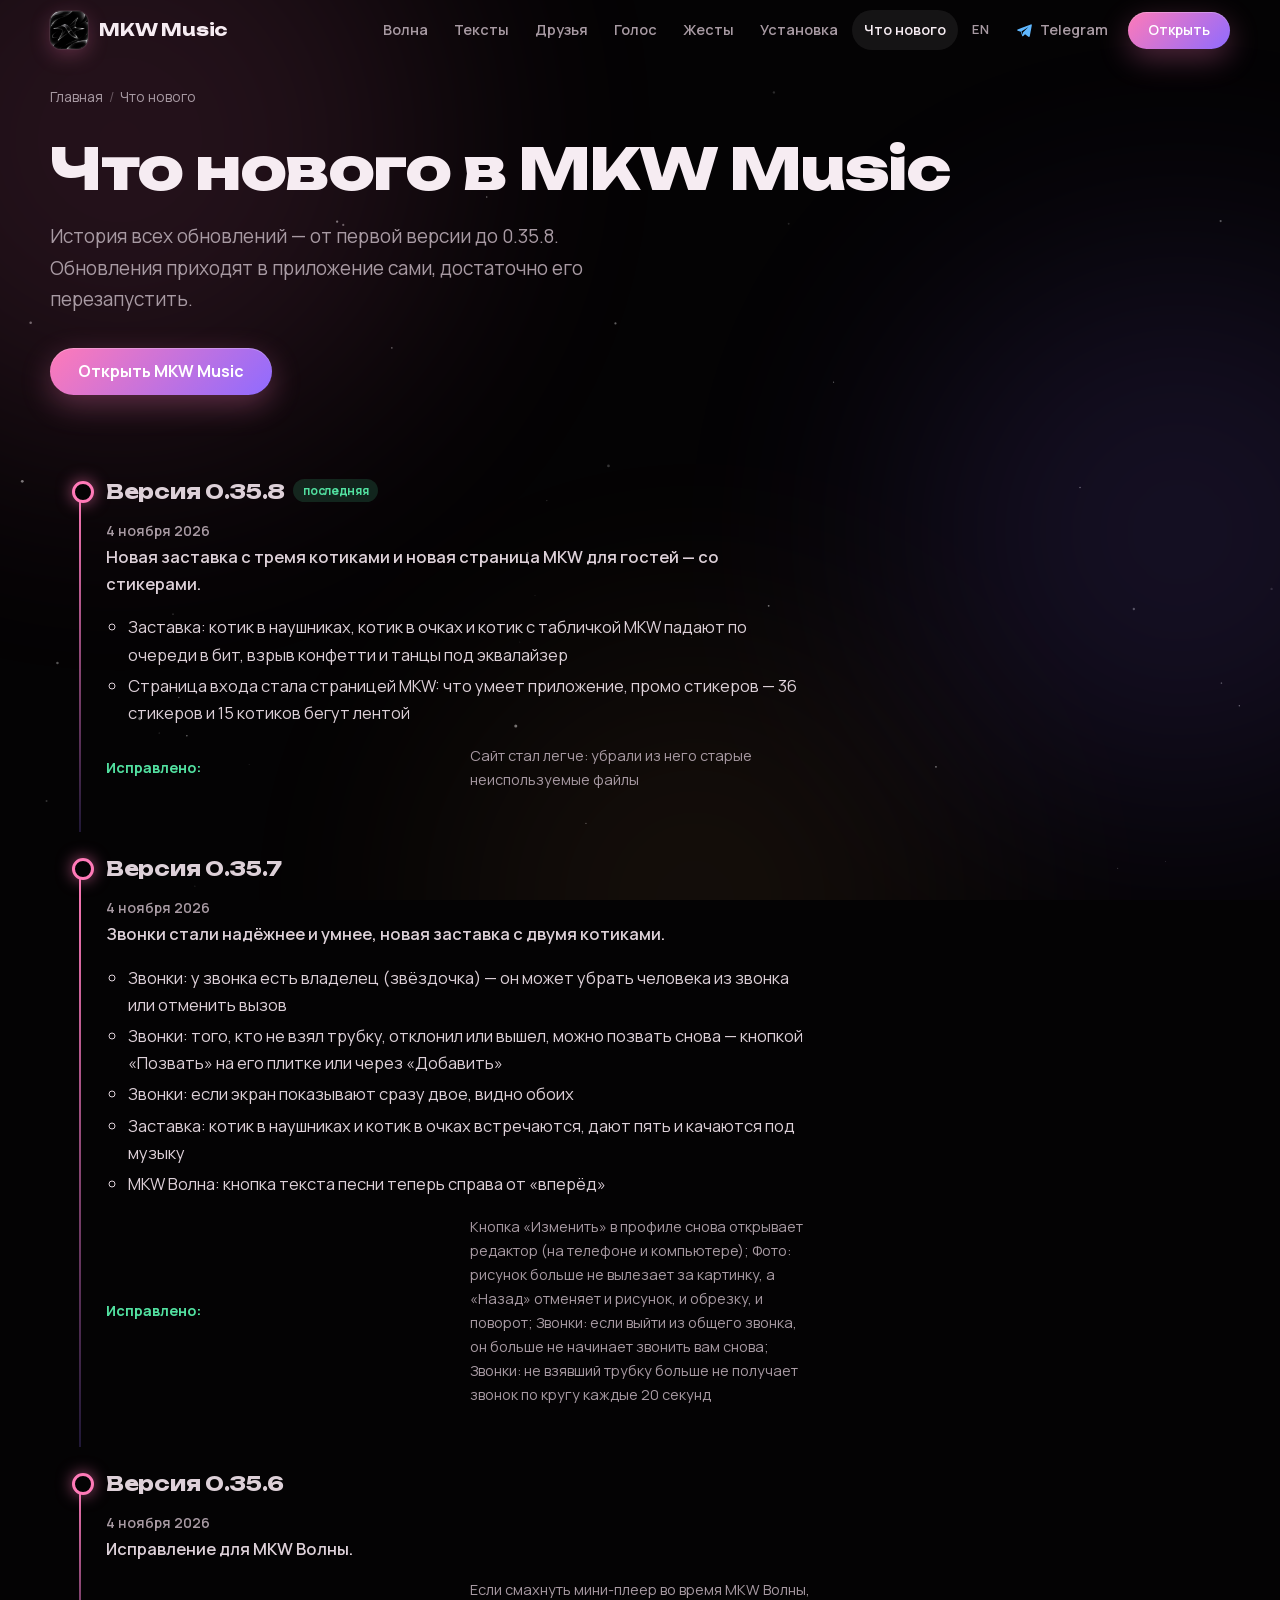
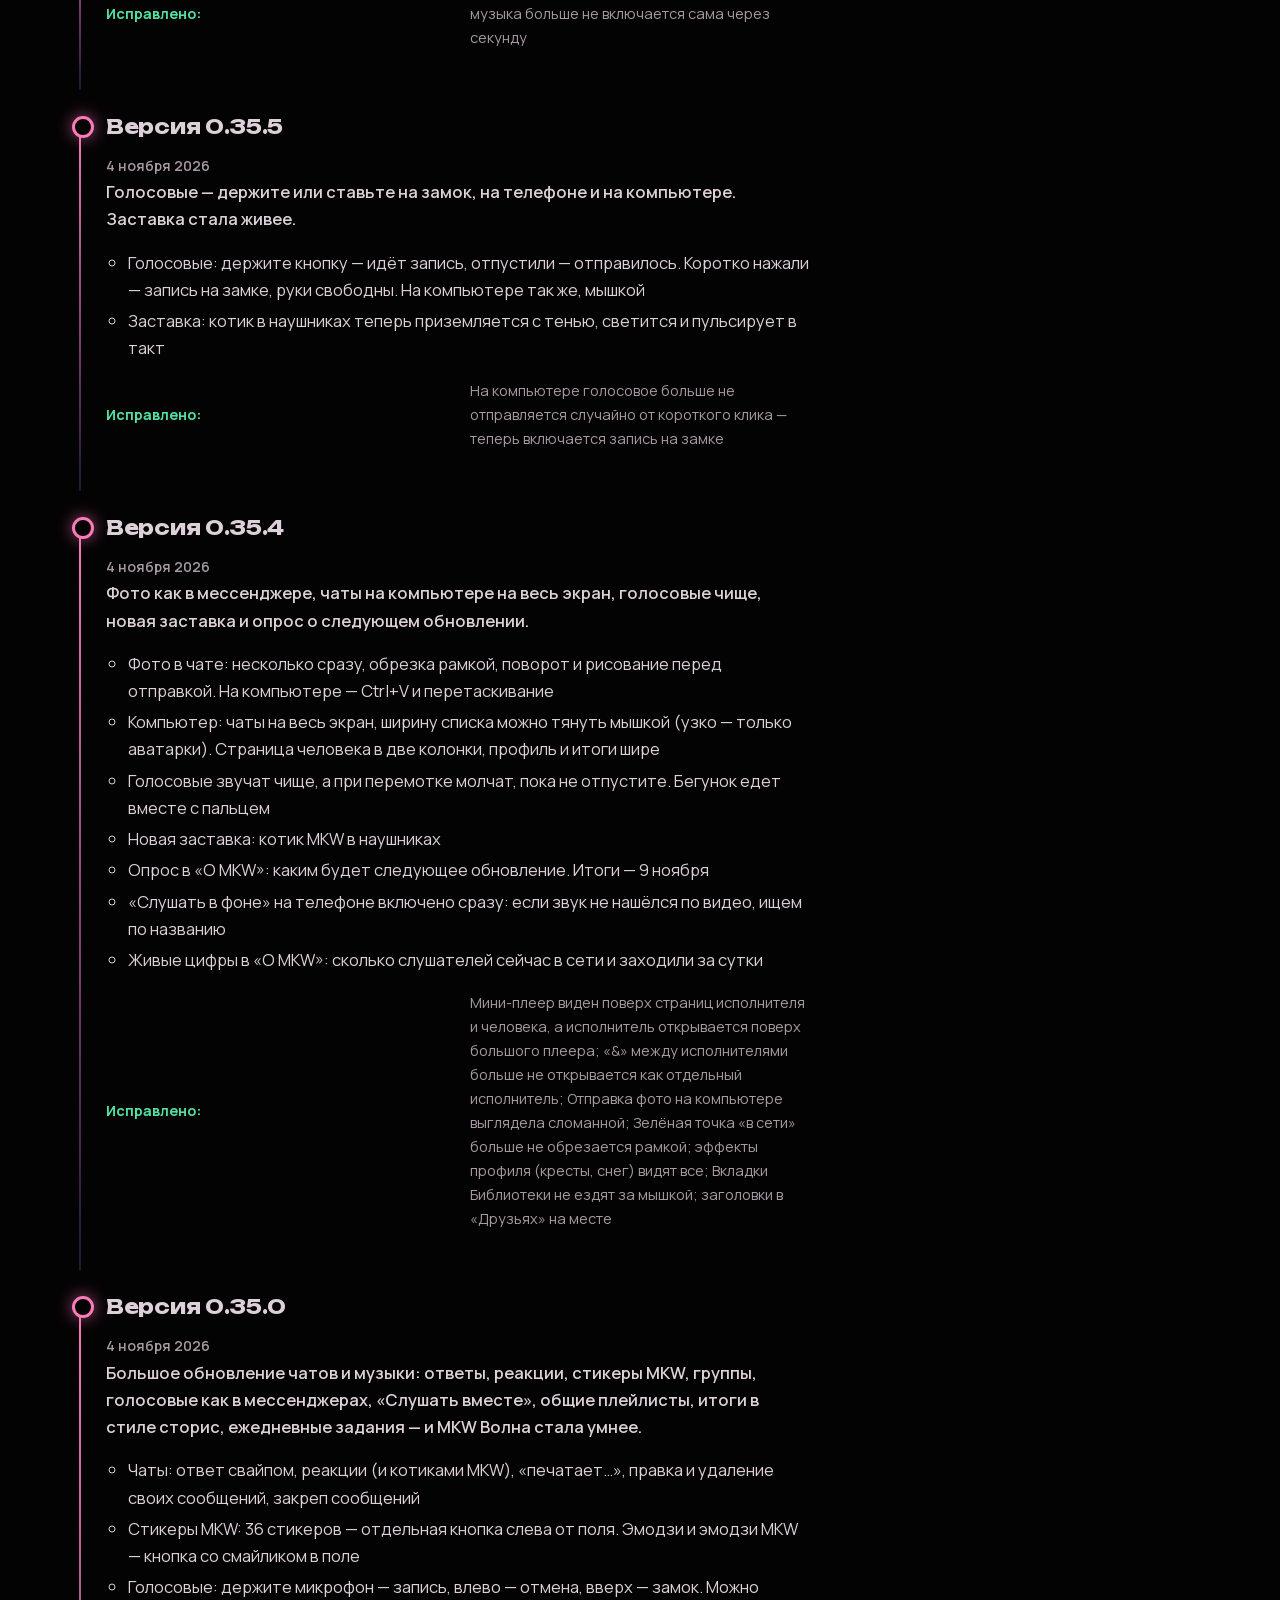
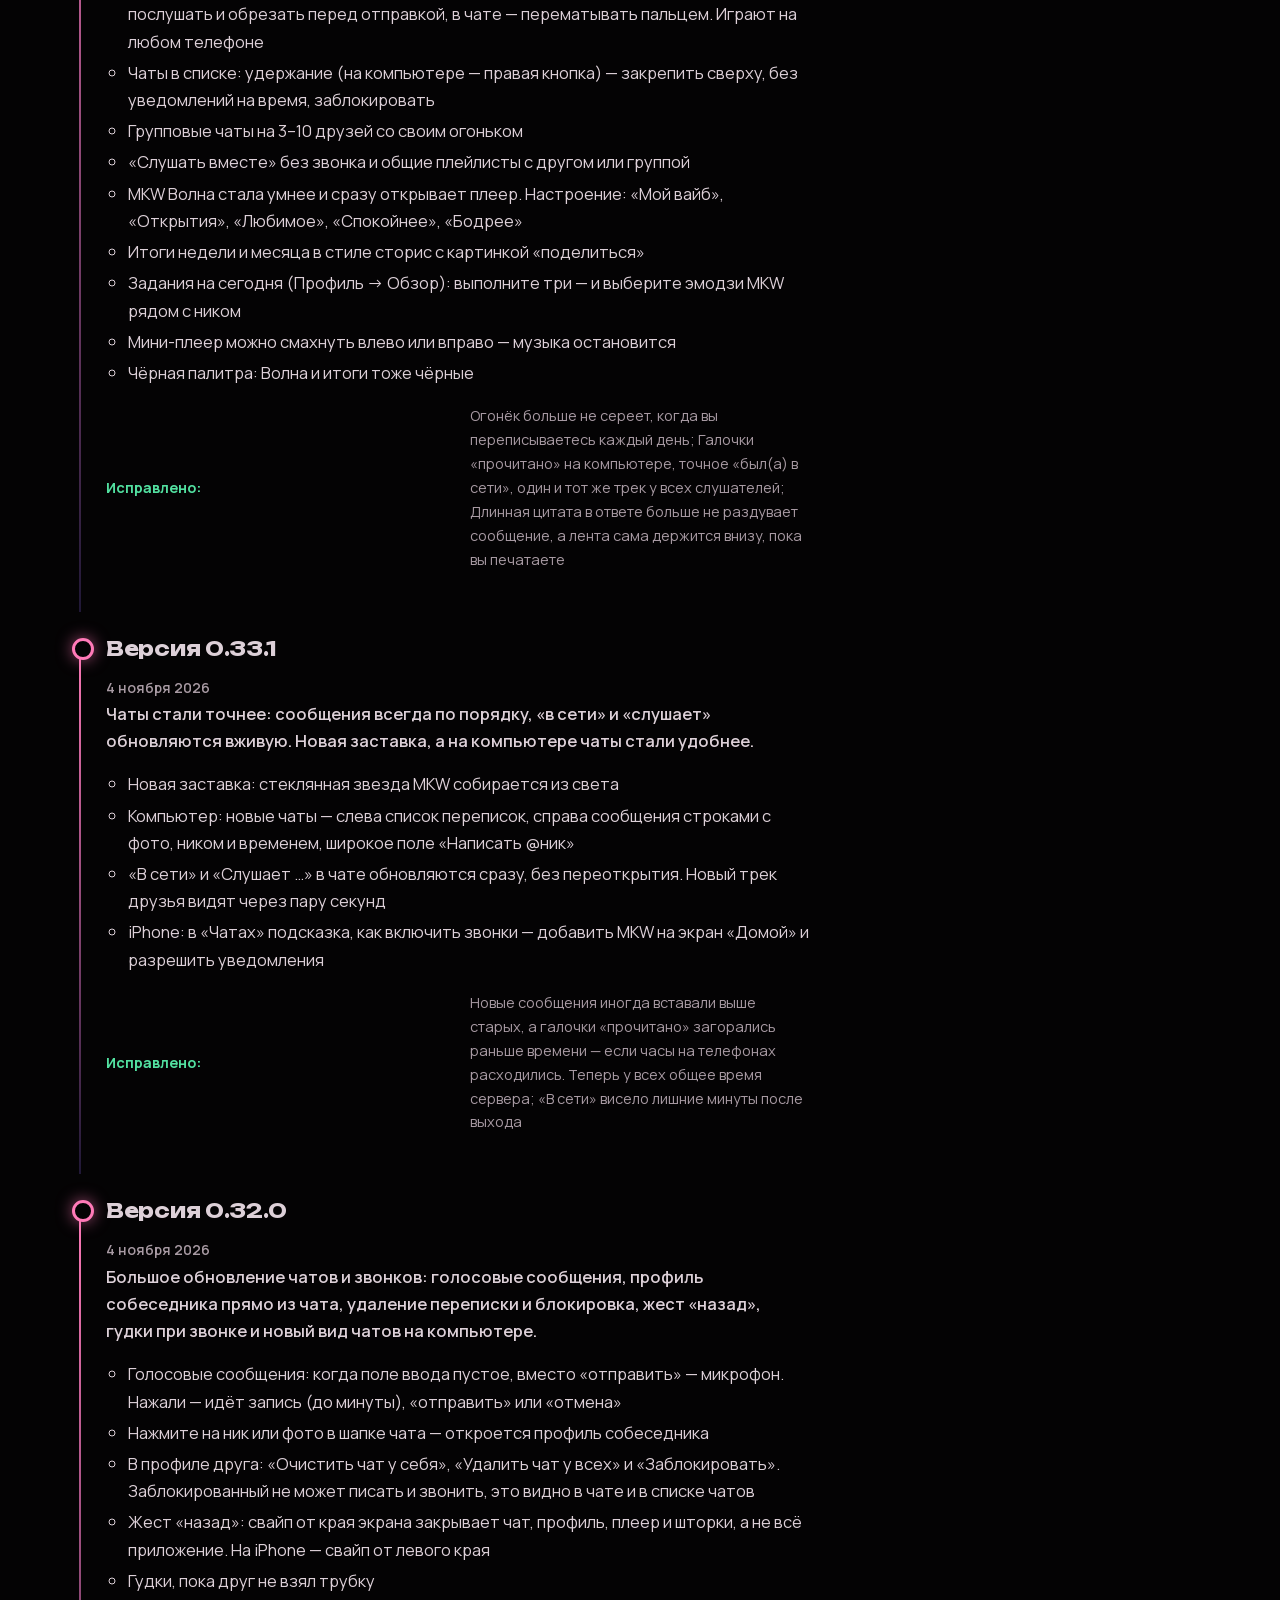
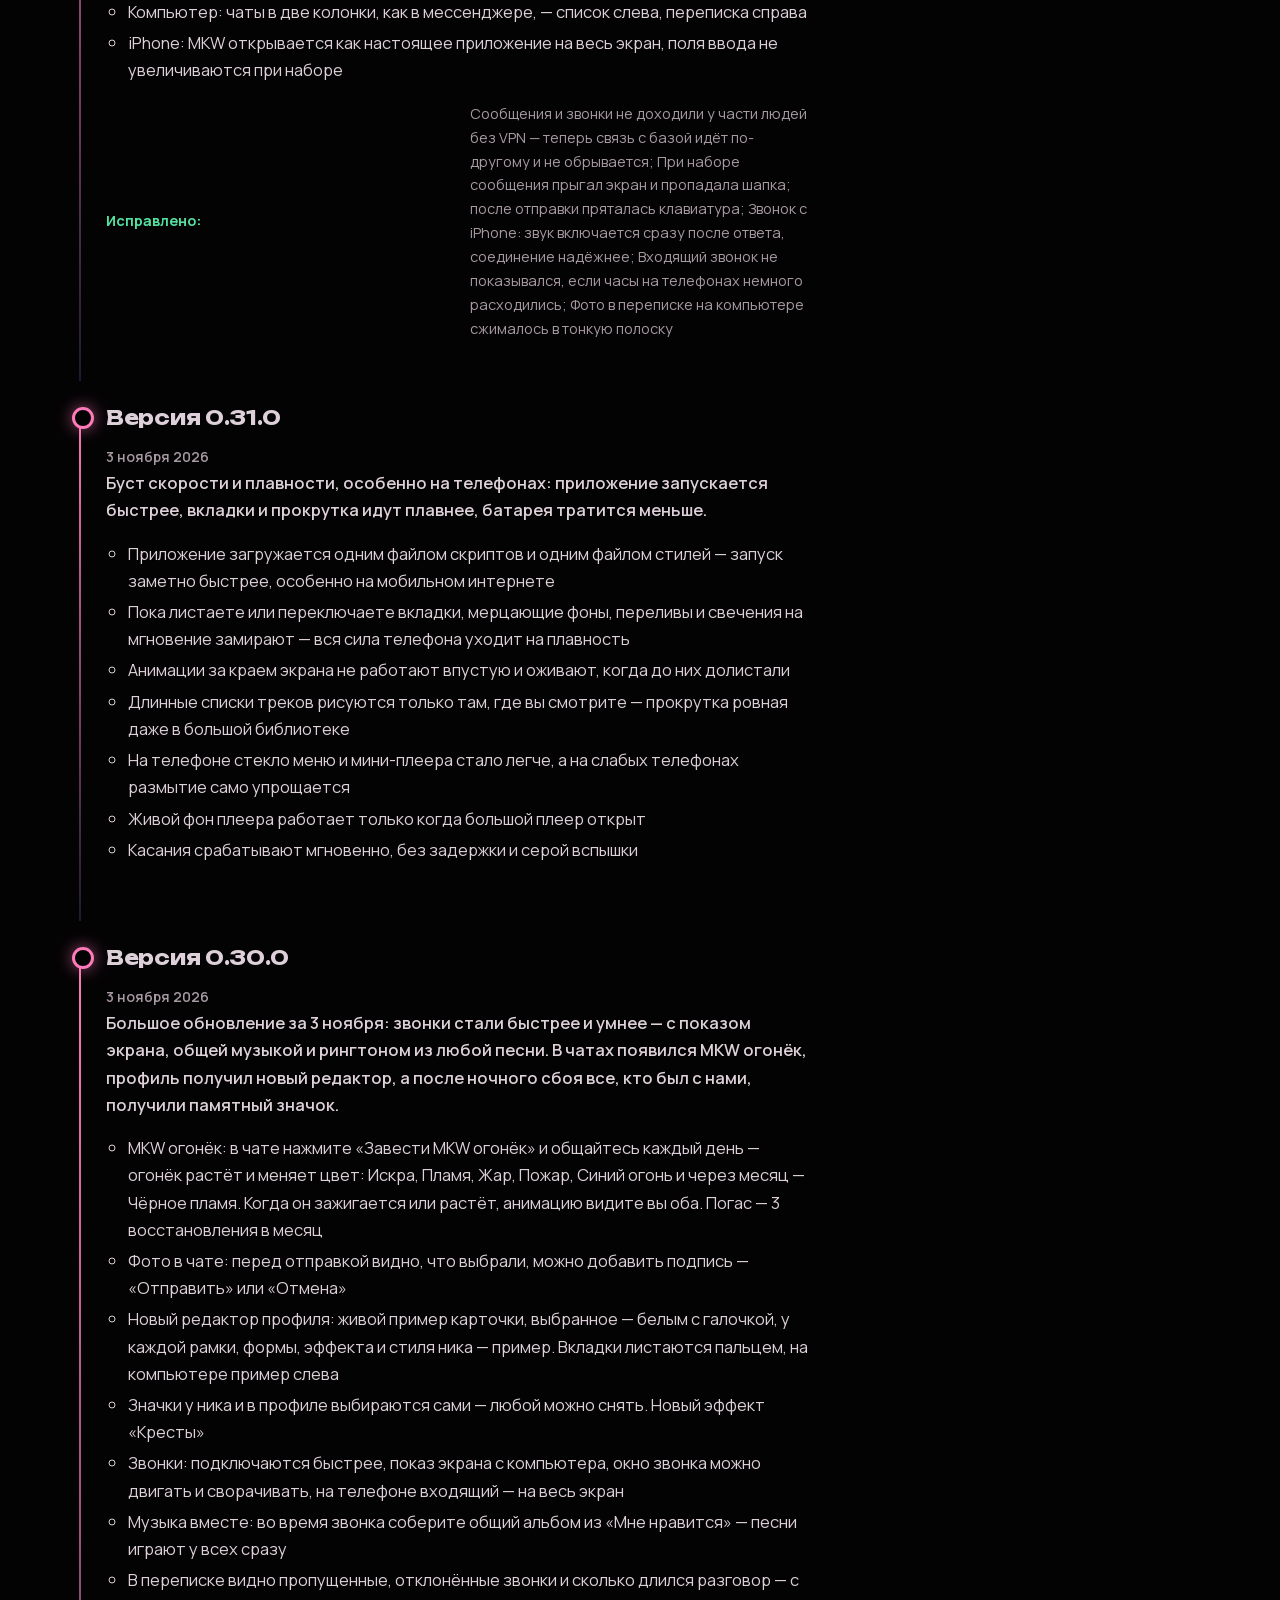
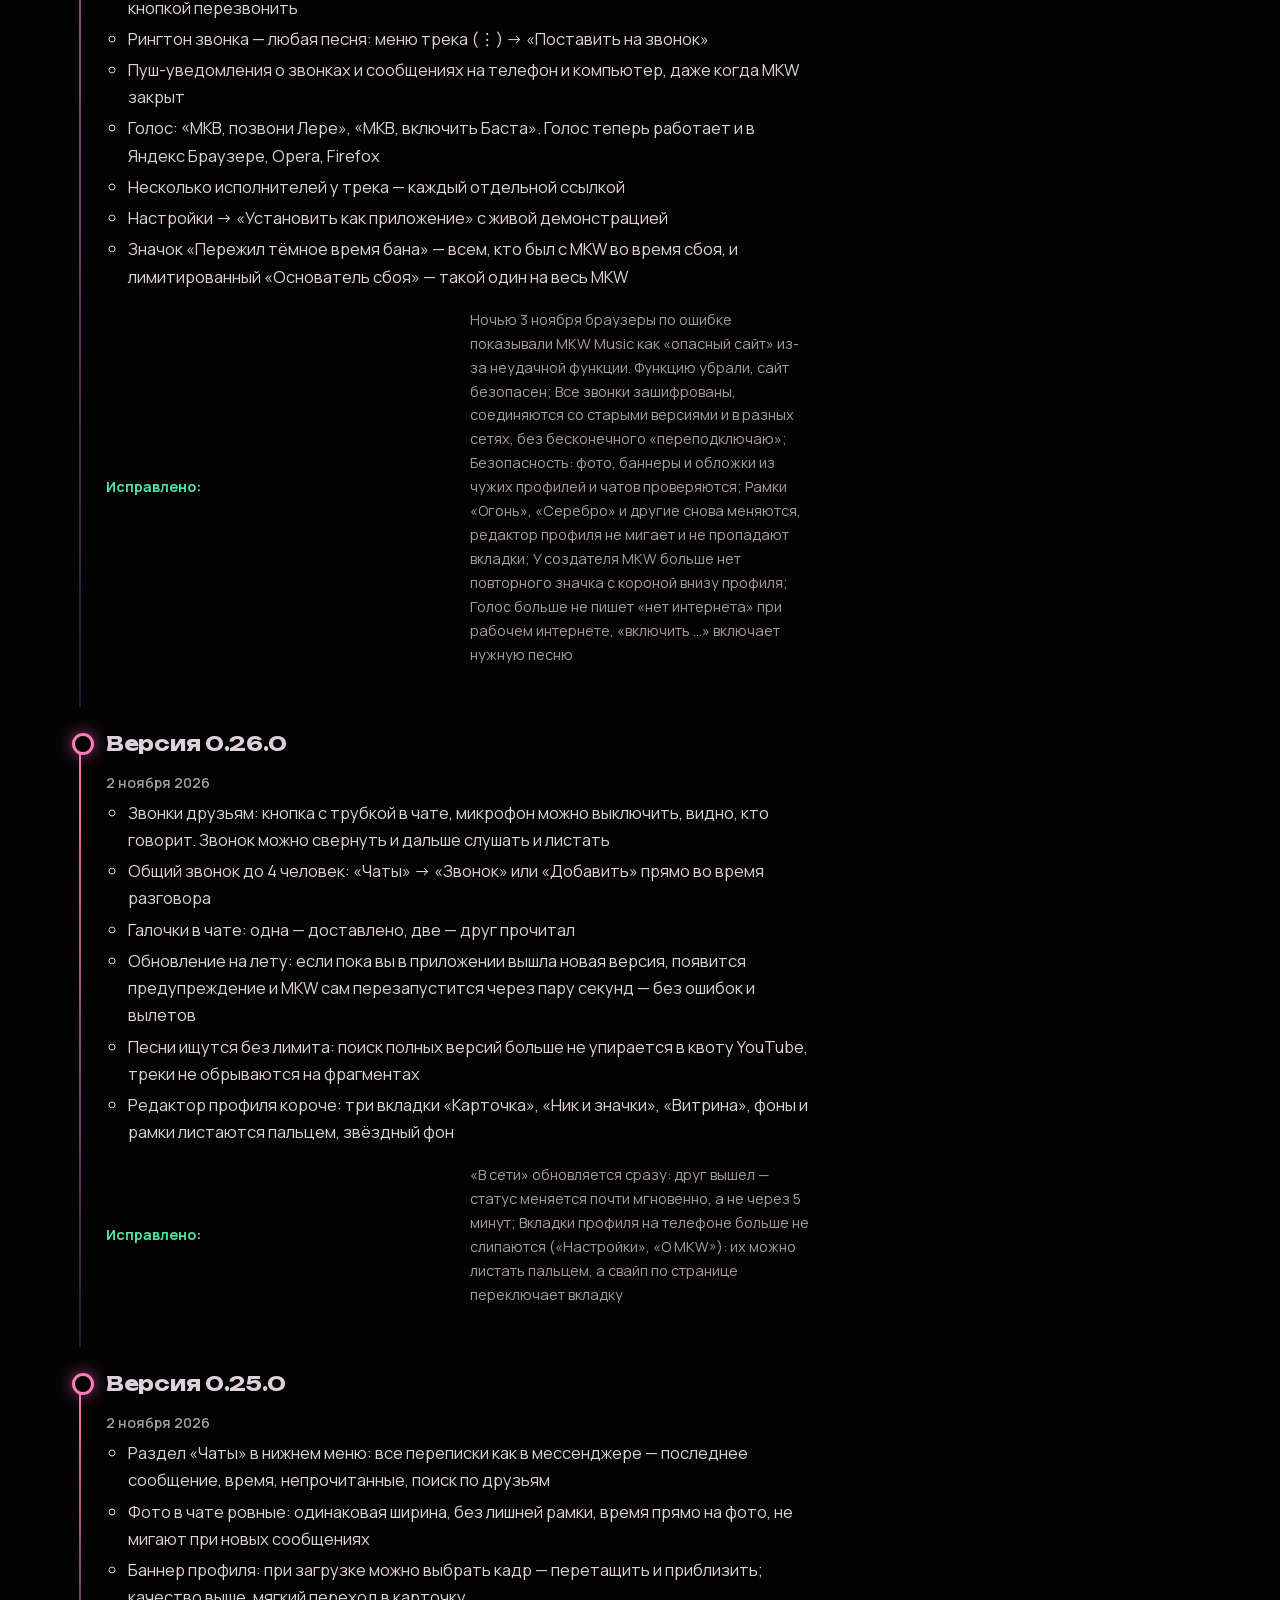
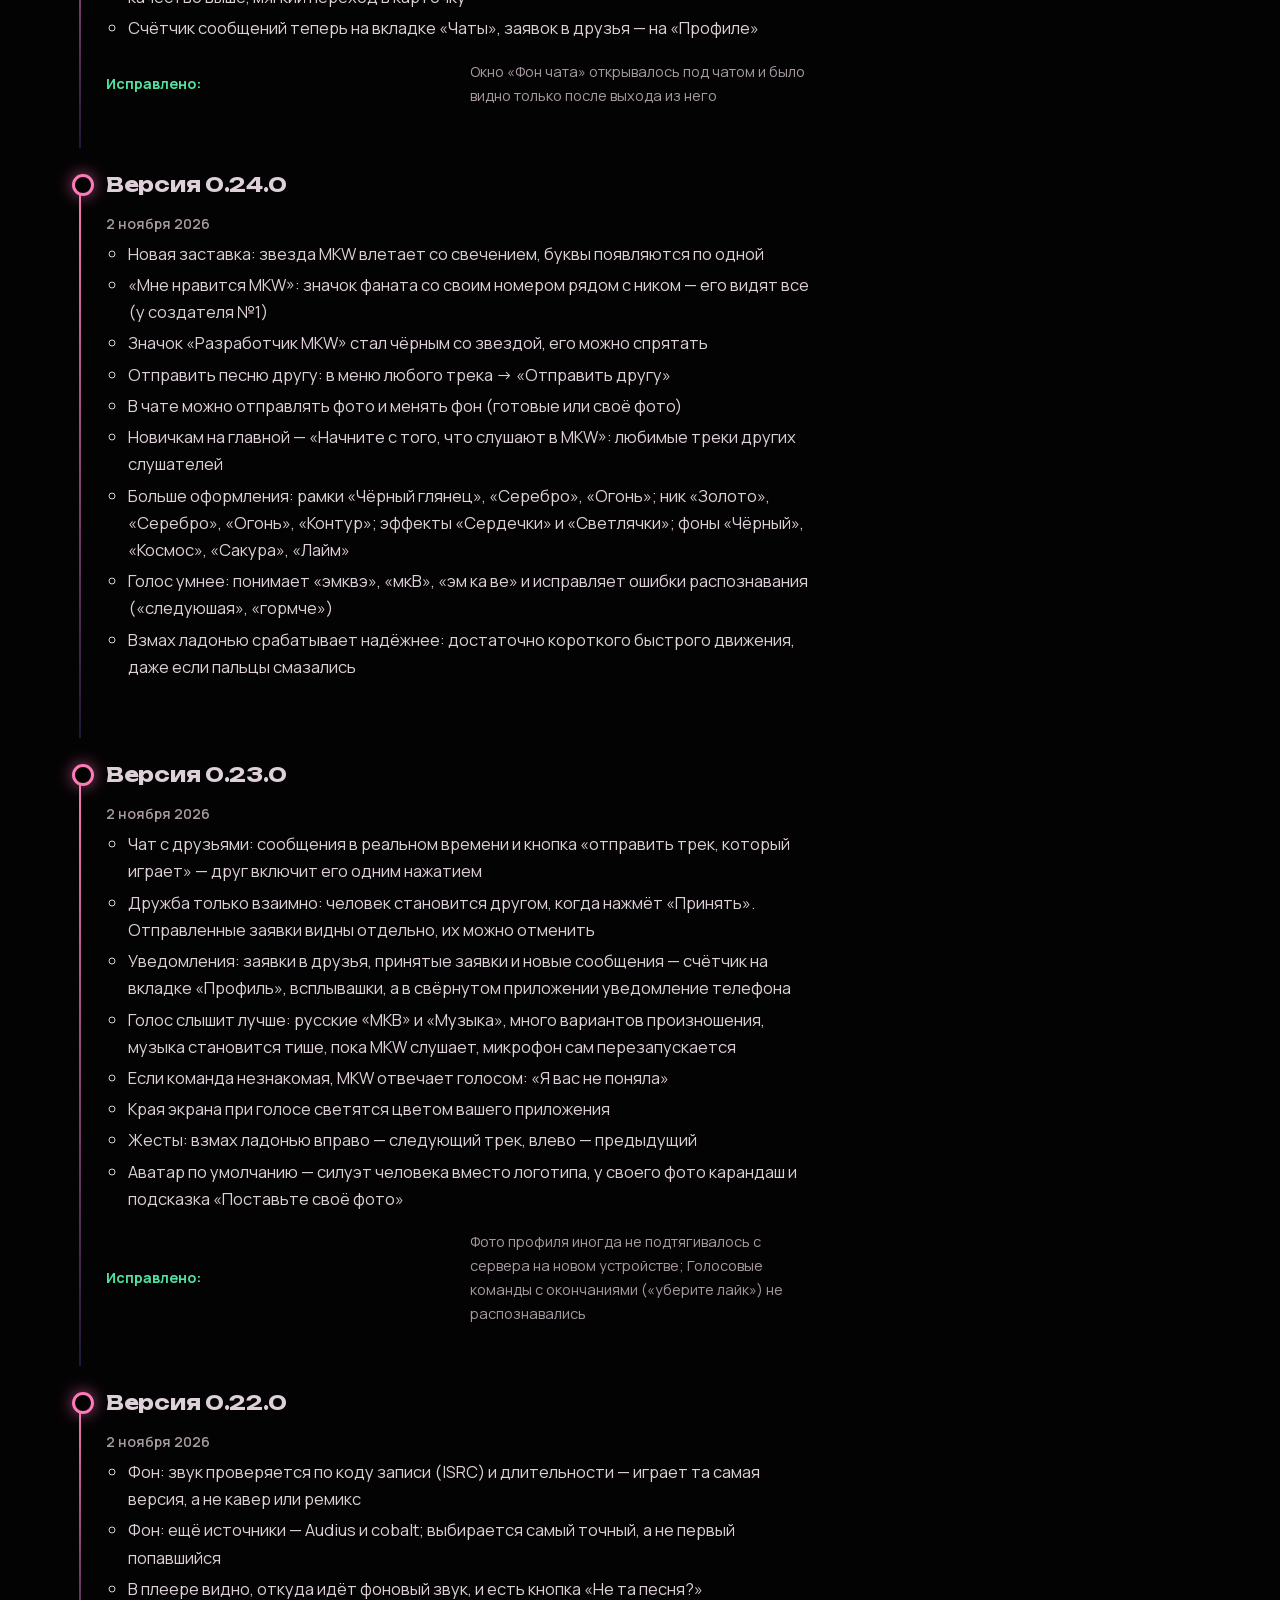
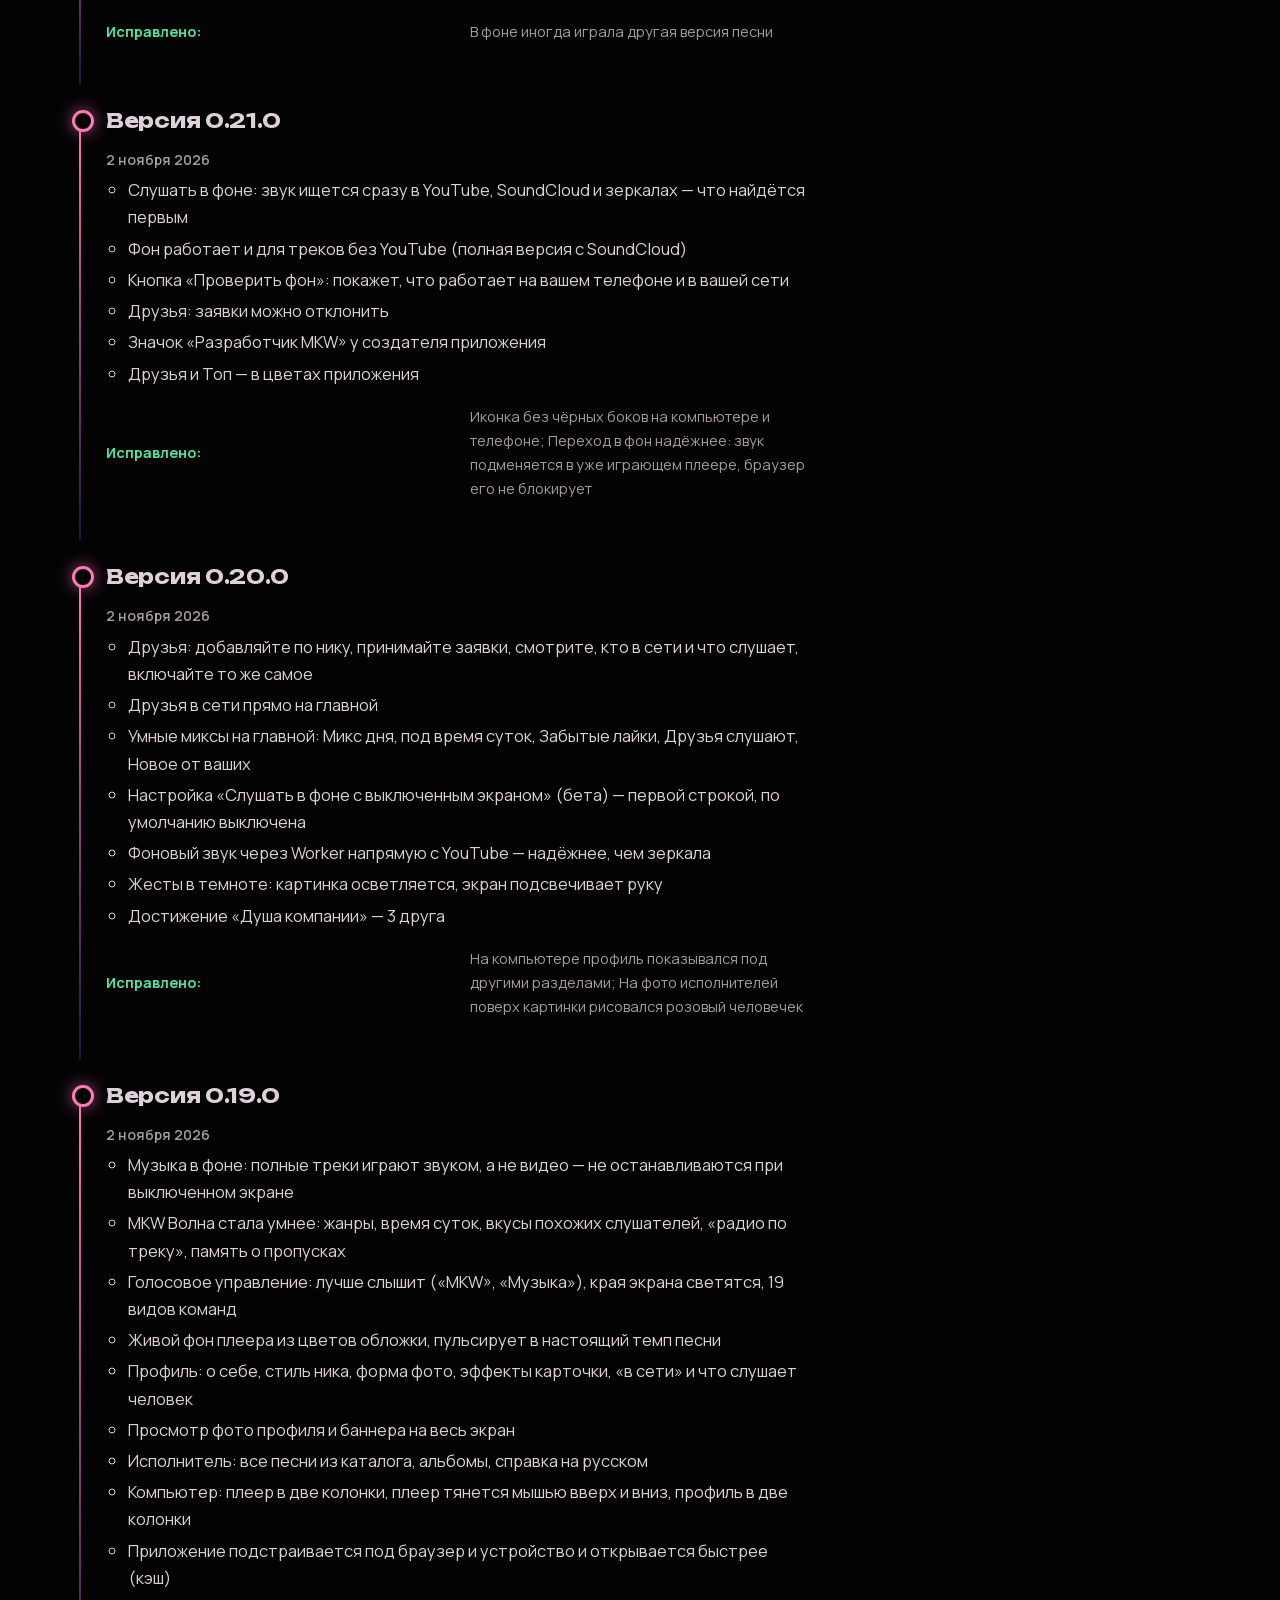
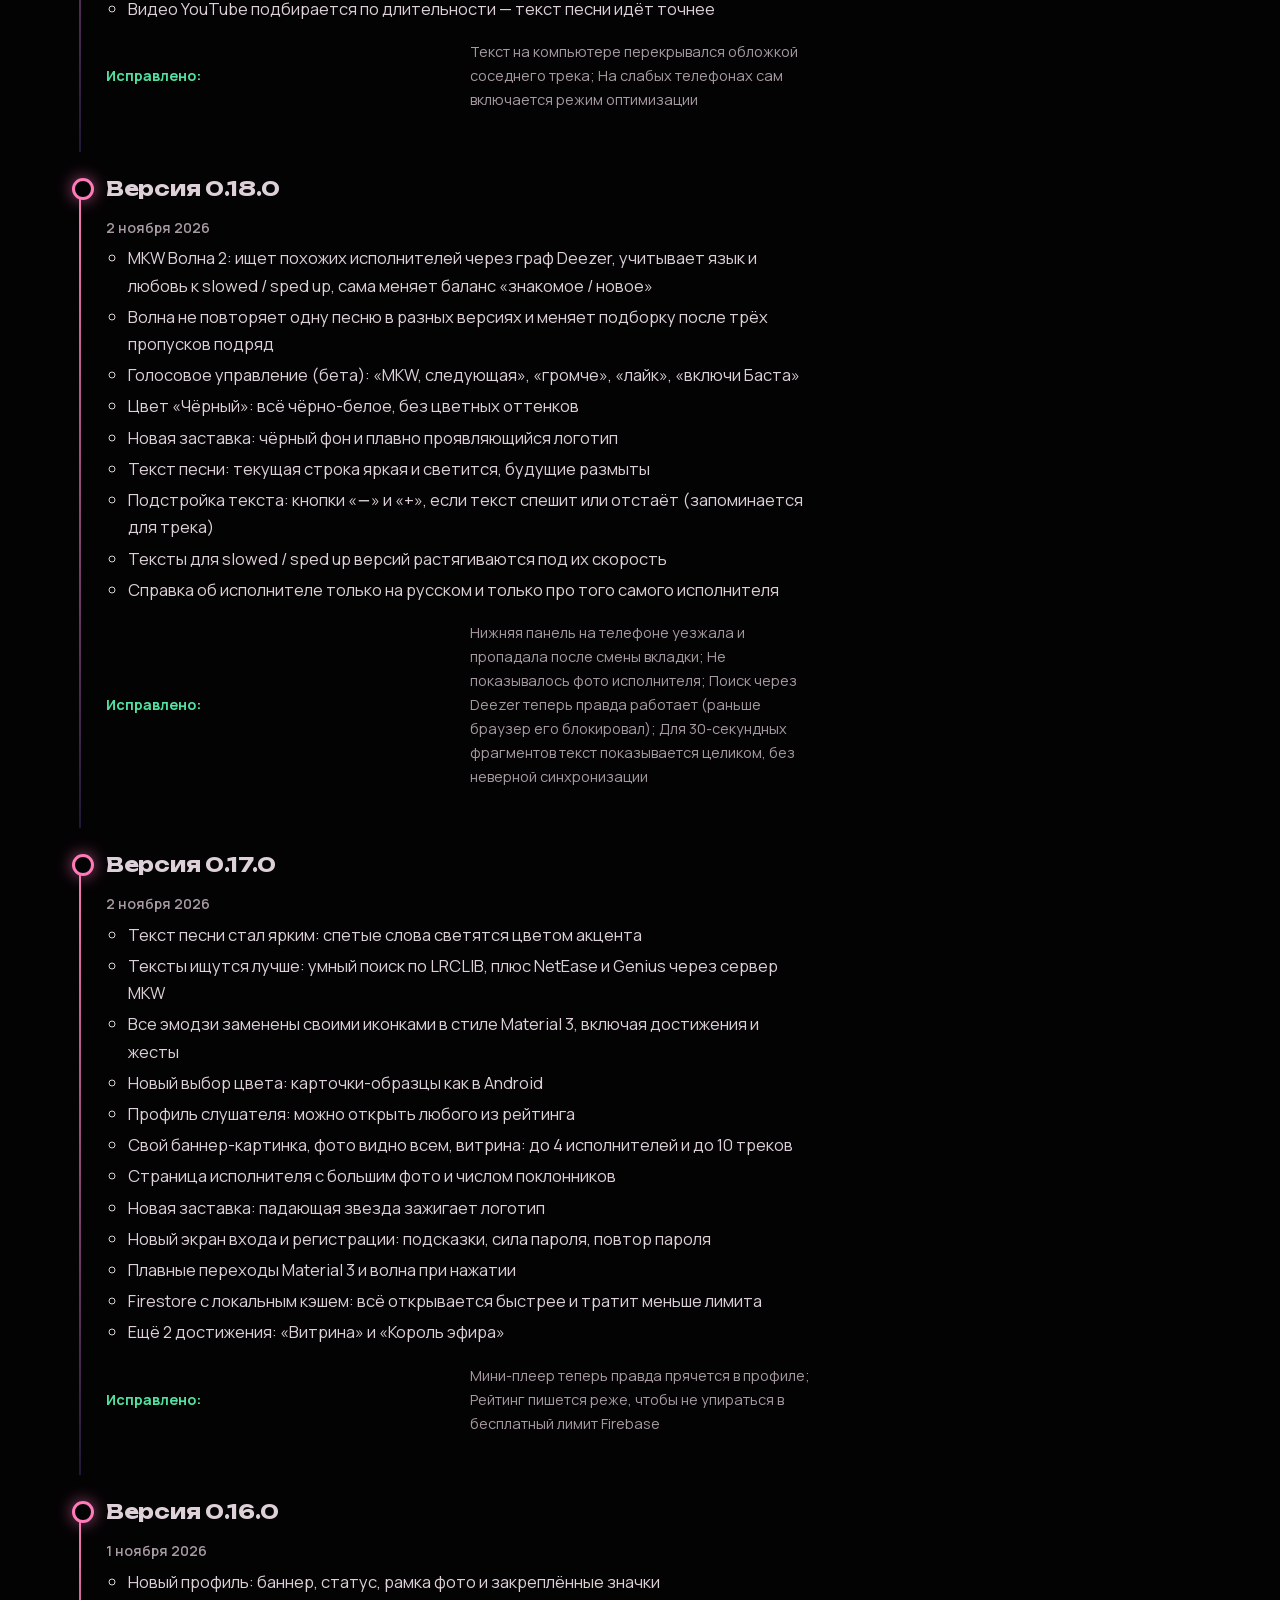
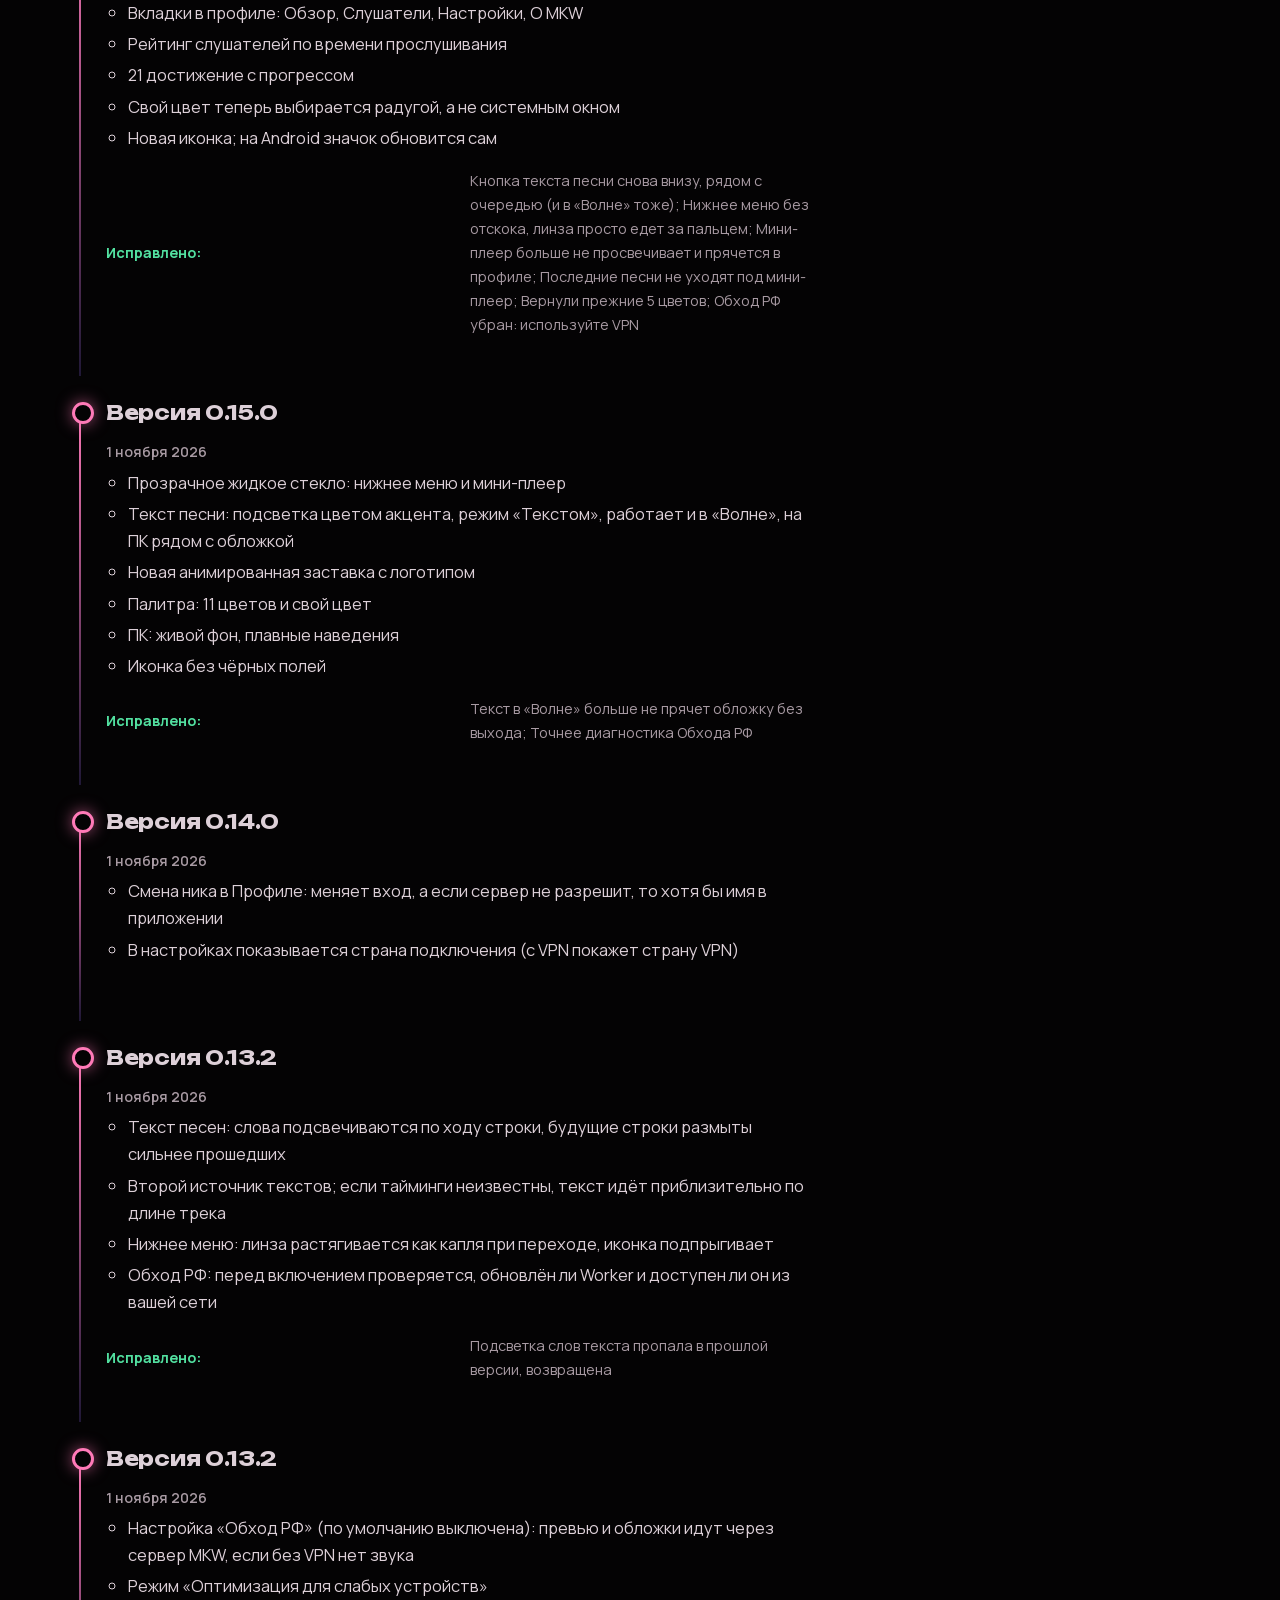
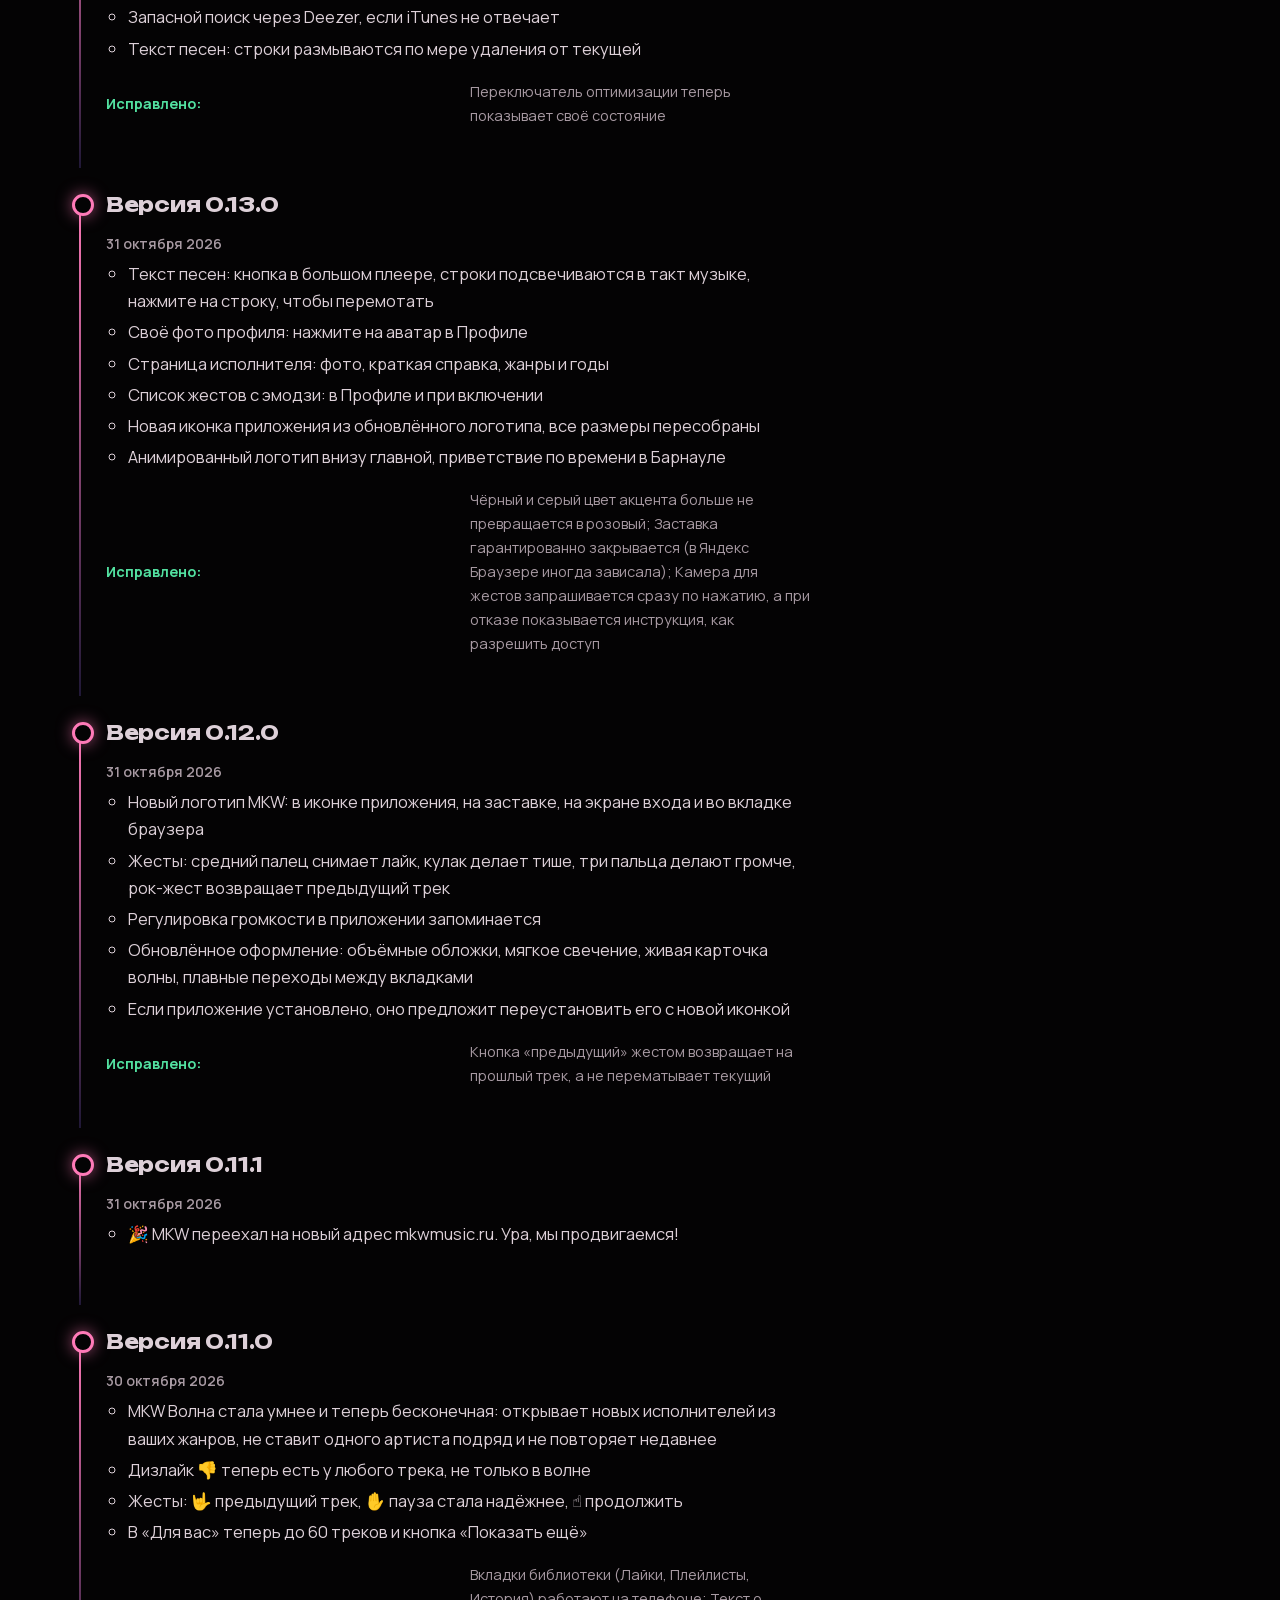
<file: novoe/index.html>
<!doctype html>
<html lang="ru">
<head>
<meta charset="utf-8">
<meta name="viewport" content="width=device-width,initial-scale=1,viewport-fit=cover">
<title>Что нового в MKW Music 0.35.8 — история обновлений</title>
<meta name="description" content="Все обновления MKW Music: что появилось в версии 0.35.8 и раньше — Волна, текст песен, друзья, голос, музыка в фоне. Список изменений и исправлений.">
<meta name="keywords" content="MKW Music обновление, что нового, список изменений, changelog, MKW Music"><link rel="canonical" href="https://xn--80adpkcic0dzd.xn--p1acf/novoe/">
<meta name="robots" content="index,follow,max-image-preview:large,max-snippet:-1,max-video-preview:-1">
<meta name="author" content="MiloKwel">
<meta name="theme-color" content="#0d0a0b">
<meta name="color-scheme" content="dark">
<meta name="format-detection" content="telephone=no">
<meta property="og:type" content="article">
<meta property="og:site_name" content="MKW Music">
<meta property="og:title" content="Что нового в MKW Music 0.35.8 — история обновлений">
<meta property="og:description" content="Все обновления MKW Music: что появилось в версии 0.35.8 и раньше — Волна, текст песен, друзья, голос, музыка в фоне. Список изменений и исправлений.">
<meta property="og:url" content="https://xn--80adpkcic0dzd.xn--p1acf/novoe/">
<meta property="og:image" content="https://xn--80adpkcic0dzd.xn--p1acf/img/og.jpg">
<meta property="og:image:width" content="1200">
<meta property="og:image:height" content="630">
<meta property="og:image:alt" content="MKW Music — бесплатный музыкальный плеер">
<meta property="og:locale" content="ru_RU">
<meta name="twitter:card" content="summary_large_image">
<meta name="twitter:title" content="Что нового в MKW Music 0.35.8 — история обновлений">
<meta name="twitter:description" content="Все обновления MKW Music: что появилось в версии 0.35.8 и раньше — Волна, текст песен, друзья, голос, музыка в фоне. Список изменений и исправлений.">
<meta name="twitter:image" content="https://xn--80adpkcic0dzd.xn--p1acf/img/og.jpg">
<link rel="icon" href="/favicon.ico" sizes="48x48">
<link rel="icon" type="image/png" sizes="96x96" href="/img/fav-96.png">
<link rel="icon" type="image/png" sizes="192x192" href="/img/icon-192.png">
<link rel="apple-touch-icon" href="/apple-touch-icon.png">
<link rel="manifest" href="/site.webmanifest">
<link rel="preload" href="/fonts/unbounded-var.woff" as="font" type="font/woff" crossorigin>
<link rel="preload" href="/fonts/manrope-var.woff" as="font" type="font/woff" crossorigin>
<link rel="stylesheet" href="/site.css?v=6">
<script type="application/ld+json">{"@context":"https://schema.org","@graph":[{"@type":"Organization","@id":"https://mkwmusic.ru/#org","name":"MKW Music","alternateName":["МКВ Музыка","MKW Музыка"],"url":"https://mkwmusic.ru/","logo":{"@type":"ImageObject","url":"https://xn--80adpkcic0dzd.xn--p1acf/img/icon-512.png","width":512,"height":512},"sameAs":["https://xn--80adpkcic0dzd.xn--p1acf/","https://t.me/MKWMusic","https://github.com/milokwela/MKW-Music"],"founder":{"@type":"Person","name":"MiloKwel"}},{"@type":"BreadcrumbList","itemListElement":[{"@type":"ListItem","position":1,"name":"Главная","item":"https://xn--80adpkcic0dzd.xn--p1acf/"},{"@type":"ListItem","position":2,"name":"Что нового","item":"https://xn--80adpkcic0dzd.xn--p1acf/novoe/"}]},{"@type":"WebPage","@id":"https://xn--80adpkcic0dzd.xn--p1acf/novoe/","url":"https://xn--80adpkcic0dzd.xn--p1acf/novoe/","name":"Что нового в MKW Music","inLanguage":"ru","dateModified":"2026-11-04","about":{"@id":"https://mkwmusic.ru/#app"}}]}</script>
</head>
<body>
<a class="skip" href="#content">К содержанию</a>
<canvas id="stars" aria-hidden="true"></canvas>
<div class="aurora" aria-hidden="true"><i></i><i></i><i></i></div>
<svg width="0" height="0" style="position:absolute" aria-hidden="true"><defs>
<symbol id="s-wave" viewBox="0 0 24 24"><path d="M3 12c2-5 4-5 6 0s4 5 6 0 4-5 6 0"/></symbol>
<symbol id="s-hand" viewBox="0 0 24 24"><path d="M8 13V5.5a1.5 1.5 0 0 1 3 0V11m0-4.5a1.5 1.5 0 0 1 3 0V11m0-3a1.5 1.5 0 0 1 3 0v6c0 4-2.5 6-5.5 6S6 18 5 15l-1-3a1.5 1.5 0 0 1 3-1l1 2"/></symbol>
<symbol id="s-search" viewBox="0 0 24 24"><circle cx="11" cy="11" r="6.5"/><path d="m16 16 5 5"/></symbol>
<symbol id="s-palette" viewBox="0 0 24 24"><path d="M12 3a9 9 0 1 0 0 18c1.5 0 2-1 1.5-2s0-2.5 1.5-2.5H17a4 4 0 0 0 4-4C21 6.5 17 3 12 3z"/><circle cx="7.5" cy="11" r="1"/><circle cx="11" cy="7.5" r="1"/><circle cx="15.5" cy="8.5" r="1"/></symbol>
<symbol id="s-heart" viewBox="0 0 24 24"><path d="M12 20s-8-4.8-8-10.5A4.5 4.5 0 0 1 12 7.3 4.5 4.5 0 0 1 20 9.5C20 15.2 12 20 12 20z"/></symbol>
<symbol id="s-heart-off" viewBox="0 0 24 24"><path d="M12 20s-8-4.8-8-10.5A4.5 4.5 0 0 1 12 7.3 4.5 4.5 0 0 1 20 9.5C20 15.2 12 20 12 20z"/><path d="M4 4l16 16"/></symbol>
<symbol id="s-next" viewBox="0 0 24 24"><path d="M6 5l9 7-9 7zM18 5v14"/></symbol>
<symbol id="s-prev" viewBox="0 0 24 24"><path d="M18 5l-9 7 9 7zM6 5v14"/></symbol>
<symbol id="s-up" viewBox="0 0 24 24"><path d="M7 11v9H4v-9zM7 11l4-7c1.5 0 2.5 1 2.5 2.5V9H19a2 2 0 0 1 2 2.3l-1 6A2 2 0 0 1 18 19H7"/></symbol>
<symbol id="s-down" viewBox="0 0 24 24"><path d="M7 13V4H4v9zM7 13l4 7c1.5 0 2.5-1 2.5-2.5V15H19a2 2 0 0 0 2-2.3l-1-6A2 2 0 0 0 18 5H7"/></symbol>
<symbol id="s-pause" viewBox="0 0 24 24"><path d="M8 5v14M16 5v14"/></symbol>
<symbol id="s-play" viewBox="0 0 24 24"><path d="M7 4.5l12 7.5-12 7.5z"/></symbol>
<symbol id="s-volm" viewBox="0 0 24 24"><path d="M4 9v6h4l5 4V5L8 9zM17 9.5a4 4 0 0 1 0 5"/></symbol>
<symbol id="s-volp" viewBox="0 0 24 24"><path d="M4 9v6h4l5 4V5L8 9zM16.5 8a5.5 5.5 0 0 1 0 8M19 5.5a9 9 0 0 1 0 13"/></symbol>
<symbol id="s-mic" viewBox="0 0 24 24"><rect x="9" y="3" width="6" height="12" rx="3"/><path d="M5 11a7 7 0 0 0 14 0M12 18v3"/></symbol>
<symbol id="s-user" viewBox="0 0 24 24"><circle cx="12" cy="8" r="4"/><path d="M4 21c1-4.5 4-6 8-6s7 1.5 8 6"/></symbol>
<symbol id="s-users" viewBox="0 0 24 24"><circle cx="9" cy="8" r="3.5"/><path d="M2.5 20c.8-3.8 3.3-5.5 6.5-5.5s5.7 1.7 6.5 5.5"/><circle cx="17" cy="9" r="2.8"/><path d="M16.5 14.5c2.8.2 4.4 1.9 5 5"/></symbol>
<symbol id="s-text" viewBox="0 0 24 24"><path d="M4 6h16M4 11h16M4 16h10"/><circle cx="18.5" cy="17.5" r="2.5"/><path d="M21 17.5V10"/></symbol>
<symbol id="s-trophy" viewBox="0 0 24 24"><path d="M8 4h8v5a4 4 0 0 1-8 0zM8 6H5a3 3 0 0 0 3 4M16 6h3a3 3 0 0 1-3 4M12 13v4M8.5 20h7M10 17h4"/></symbol>
<symbol id="s-sparkle" viewBox="0 0 24 24"><path d="M12 3l1.8 5.2L19 10l-5.2 1.8L12 17l-1.8-5.2L5 10l5.2-1.8zM19 16l.8 2.2L22 19l-2.2.8L19 22l-.8-2.2L16 19l2.2-.8z"/></symbol>
<symbol id="s-moon" viewBox="0 0 24 24"><path d="M20 14.5A8.5 8.5 0 1 1 9.5 4a7 7 0 0 0 10.5 10.5z"/></symbol>
<symbol id="s-voice" viewBox="0 0 24 24"><path d="M4 10v4M8 7v10M12 4v16M16 7v10M20 10v4"/></symbol>
<symbol id="s-share" viewBox="0 0 24 24"><circle cx="18" cy="5" r="2.5"/><circle cx="6" cy="12" r="2.5"/><circle cx="18" cy="19" r="2.5"/><path d="M8.2 10.8l7.6-4.4M8.2 13.2l7.6 4.4"/></symbol>
<symbol id="s-copy" viewBox="0 0 24 24"><rect x="8" y="8" width="12" height="12" rx="2.5"/><path d="M16 8V6a2 2 0 0 0-2-2H6a2 2 0 0 0-2 2v8a2 2 0 0 0 2 2h2"/></symbol>
<symbol id="s-down2" viewBox="0 0 24 24"><path d="M12 4v11M7 11l5 5 5-5M5 20h14"/></symbol>
<symbol id="s-arrow" viewBox="0 0 24 24"><path d="M5 12h14M13 6l6 6-6 6"/></symbol>
<symbol id="s-phone" viewBox="0 0 24 24"><rect x="6.5" y="2.5" width="11" height="19" rx="3"/><path d="M10.5 18.5h3"/></symbol>
<symbol id="s-desk" viewBox="0 0 24 24"><rect x="3" y="4" width="18" height="12" rx="2"/><path d="M8 20h8M12 16v4"/></symbol>
<symbol id="s-shazam" viewBox="0 0 24 24"><circle cx="12" cy="12" r="9"/><path d="M9 9.5c0-1.5 1.3-2.5 3-2.5M15 14.5c0 1.5-1.3 2.5-3 2.5M8 12h8"/></symbol>
<symbol id="s-tg" viewBox="0 0 24 24"><path d="M21 4.5L3.5 11.3c-.9.4-.9 1.3 0 1.6l4.3 1.4 1.7 5.2c.2.7 1 .9 1.5.4l2.4-2.2 4.5 3.3c.7.5 1.6.1 1.8-.7L22.4 6c.3-1.2-.4-1.9-1.4-1.5zM8.6 13.9l9.3-6-7.4 7.3-.3 3.2z" fill="currentColor" stroke="none"/></symbol>
<symbol id="s-sticker" viewBox="0 0 24 24"><path d="M20 12.5V7a3 3 0 0 0-3-3H7a3 3 0 0 0-3 3v10a3 3 0 0 0 3 3h5.5zM12.5 20c0-4.1 3.4-7.5 7.5-7.5"/><circle cx="9" cy="10" r="1"/><circle cx="15" cy="10" r="1"/></symbol>
<symbol id="s-call" viewBox="0 0 24 24"><path d="M6.6 10.8a15.1 15.1 0 0 0 6.6 6.6l2.2-2.2a1 1 0 0 1 1-.25 11.4 11.4 0 0 0 3.6.57 1 1 0 0 1 1 1V20a1 1 0 0 1-1 1A17 17 0 0 1 3 4a1 1 0 0 1 1-1h3.5a1 1 0 0 1 1 1c0 1.25.2 2.45.57 3.57a1 1 0 0 1-.25 1z"/></symbol>
<symbol id="s-bolt" viewBox="0 0 24 24"><path d="M13 3L5 13.5h6L10 21l8-10.5h-6z"/></symbol>
</defs></svg>
<header class="top" id="top">
  <div class="wrap bar">
    <a class="brand" href="/"><img src="/img/logo-128.webp" alt="" width="38" height="38">MKW Music</a>
    <button class="burger" type="button" aria-label="Меню" aria-expanded="false" aria-controls="mainnav"><svg viewBox="0 0 24 24"><path d="M4 7h16M4 12h16M4 17h16"/></svg></button>
    <nav class="main" id="mainnav" aria-label="Разделы"><a href="/volna/" class="">Волна</a><a href="/teksty-pesen/" class="">Тексты</a><a href="/druzya/" class="">Друзья</a><a href="/golos/" class="hide-md">Голос</a><a href="/zhesty/" class="hide-md">Жесты</a><a href="/ustanovka/" class="">Установка</a><a href="/novoe/" class="" aria-current=page>Что нового</a><a class="lang" href="/en/" hreflang="en" lang="en">EN</a><a class="tgl" href="https://t.me/MKWMusic" target="_blank" rel="noopener" aria-label="Telegram-канал MKW Music"><svg viewBox="0 0 24 24"><use href="#s-tg"/></svg><span>Telegram</span></a><a class="btn sm" href="https://mkwmusic.ru">Открыть</a></nav>
  </div>
</header>
<main id="content">
<div class="wrap"><ol class="crumbs"><li><a href="/">Главная</a></li><li aria-current="page">Что нового</li></ol>
<div class="phero" style="grid-template-columns:1fr"><div><h1>Что нового в MKW Music</h1>
<p class="lead">История всех обновлений — от первой версии до 0.35.8. Обновления приходят в приложение сами, достаточно его перезапустить.</p>
<div class="cta"><a class="btn" href="https://mkwmusic.ru">Открыть MKW Music</a></div></div></div>
<div class="prose"><ol class="tl"><li id="v0-35-8"><h3>Версия 0.35.8<span class=vtag>последняя</span></h3><time>4 ноября 2026</time><p class="vtx">Новая заставка с тремя котиками и новая страница MKW для гостей — со стикерами.</p><ul><li>Заставка: котик в наушниках, котик в очках и котик с табличкой MKW падают по очереди в бит, взрыв конфетти и танцы под эквалайзер</li><li>Страница входа стала страницей MKW: что умеет приложение, промо стикеров — 36 стикеров и 15 котиков бегут лентой</li></ul><div class="fx"><b>Исправлено:</b> Сайт стал легче: убрали из него старые неиспользуемые файлы</div></li><li id="v0-35-7"><h3>Версия 0.35.7</h3><time>4 ноября 2026</time><p class="vtx">Звонки стали надёжнее и умнее, новая заставка с двумя котиками.</p><ul><li>Звонки: у звонка есть владелец (звёздочка) — он может убрать человека из звонка или отменить вызов</li><li>Звонки: того, кто не взял трубку, отклонил или вышел, можно позвать снова — кнопкой «Позвать» на его плитке или через «Добавить»</li><li>Звонки: если экран показывают сразу двое, видно обоих</li><li>Заставка: котик в наушниках и котик в очках встречаются, дают пять и качаются под музыку</li><li>MKW Волна: кнопка текста песни теперь справа от «вперёд»</li></ul><div class="fx"><b>Исправлено:</b> Кнопка «Изменить» в профиле снова открывает редактор (на телефоне и компьютере); Фото: рисунок больше не вылезает за картинку, а «Назад» отменяет и рисунок, и обрезку, и поворот; Звонки: если выйти из общего звонка, он больше не начинает звонить вам снова; Звонки: не взявший трубку больше не получает звонок по кругу каждые 20 секунд</div></li><li id="v0-35-6"><h3>Версия 0.35.6</h3><time>4 ноября 2026</time><p class="vtx">Исправление для MKW Волны.</p><div class="fx"><b>Исправлено:</b> Если смахнуть мини-плеер во время MKW Волны, музыка больше не включается сама через секунду</div></li><li id="v0-35-5"><h3>Версия 0.35.5</h3><time>4 ноября 2026</time><p class="vtx">Голосовые — держите или ставьте на замок, на телефоне и на компьютере. Заставка стала живее.</p><ul><li>Голосовые: держите кнопку — идёт запись, отпустили — отправилось. Коротко нажали — запись на замке, руки свободны. На компьютере так же, мышкой</li><li>Заставка: котик в наушниках теперь приземляется с тенью, светится и пульсирует в такт</li></ul><div class="fx"><b>Исправлено:</b> На компьютере голосовое больше не отправляется случайно от короткого клика — теперь включается запись на замке</div></li><li id="v0-35-4"><h3>Версия 0.35.4</h3><time>4 ноября 2026</time><p class="vtx">Фото как в мессенджере, чаты на компьютере на весь экран, голосовые чище, новая заставка и опрос о следующем обновлении.</p><ul><li>Фото в чате: несколько сразу, обрезка рамкой, поворот и рисование перед отправкой. На компьютере — Ctrl+V и перетаскивание</li><li>Компьютер: чаты на весь экран, ширину списка можно тянуть мышкой (узко — только аватарки). Страница человека в две колонки, профиль и итоги шире</li><li>Голосовые звучат чище, а при перемотке молчат, пока не отпустите. Бегунок едет вместе с пальцем</li><li>Новая заставка: котик MKW в наушниках</li><li>Опрос в «О MKW»: каким будет следующее обновление. Итоги — 9 ноября</li><li>«Слушать в фоне» на телефоне включено сразу: если звук не нашёлся по видео, ищем по названию</li><li>Живые цифры в «О MKW»: сколько слушателей сейчас в сети и заходили за сутки</li></ul><div class="fx"><b>Исправлено:</b> Мини-плеер виден поверх страниц исполнителя и человека, а исполнитель открывается поверх большого плеера; «&amp;» между исполнителями больше не открывается как отдельный исполнитель; Отправка фото на компьютере выглядела сломанной; Зелёная точка «в сети» больше не обрезается рамкой; эффекты профиля (кресты, снег) видят все; Вкладки Библиотеки не ездят за мышкой; заголовки в «Друзьях» на месте</div></li><li id="v0-35-0"><h3>Версия 0.35.0</h3><time>4 ноября 2026</time><p class="vtx">Большое обновление чатов и музыки: ответы, реакции, стикеры MKW, группы, голосовые как в мессенджерах, «Слушать вместе», общие плейлисты, итоги в стиле сторис, ежедневные задания — и MKW Волна стала умнее.</p><ul><li>Чаты: ответ свайпом, реакции (и котиками MKW), «печатает…», правка и удаление своих сообщений, закреп сообщений</li><li>Стикеры MKW: 36 стикеров — отдельная кнопка слева от поля. Эмодзи и эмодзи MKW — кнопка со смайликом в поле</li><li>Голосовые: держите микрофон — запись, влево — отмена, вверх — замок. Можно послушать и обрезать перед отправкой, в чате — перематывать пальцем. Играют на любом телефоне</li><li>Чаты в списке: удержание (на компьютере — правая кнопка) — закрепить сверху, без уведомлений на время, заблокировать</li><li>Групповые чаты на 3–10 друзей со своим огоньком</li><li>«Слушать вместе» без звонка и общие плейлисты с другом или группой</li><li>MKW Волна стала умнее и сразу открывает плеер. Настроение: «Мой вайб», «Открытия», «Любимое», «Спокойнее», «Бодрее»</li><li>Итоги недели и месяца в стиле сторис с картинкой «поделиться»</li><li>Задания на сегодня (Профиль → Обзор): выполните три — и выберите эмодзи MKW рядом с ником</li><li>Мини-плеер можно смахнуть влево или вправо — музыка остановится</li><li>Чёрная палитра: Волна и итоги тоже чёрные</li></ul><div class="fx"><b>Исправлено:</b> Огонёк больше не сереет, когда вы переписываетесь каждый день; Галочки «прочитано» на компьютере, точное «был(а) в сети», один и тот же трек у всех слушателей; Длинная цитата в ответе больше не раздувает сообщение, а лента сама держится внизу, пока вы печатаете</div></li><li id="v0-33-1"><h3>Версия 0.33.1</h3><time>4 ноября 2026</time><p class="vtx">Чаты стали точнее: сообщения всегда по порядку, «в сети» и «слушает» обновляются вживую. Новая заставка, а на компьютере чаты стали удобнее.</p><ul><li>Новая заставка: стеклянная звезда MKW собирается из света</li><li>Компьютер: новые чаты — слева список переписок, справа сообщения строками с фото, ником и временем, широкое поле «Написать @ник»</li><li>«В сети» и «Слушает …» в чате обновляются сразу, без переоткрытия. Новый трек друзья видят через пару секунд</li><li>iPhone: в «Чатах» подсказка, как включить звонки — добавить MKW на экран «Домой» и разрешить уведомления</li></ul><div class="fx"><b>Исправлено:</b> Новые сообщения иногда вставали выше старых, а галочки «прочитано» загорались раньше времени — если часы на телефонах расходились. Теперь у всех общее время сервера; «В сети» висело лишние минуты после выхода</div></li><li id="v0-32-0"><h3>Версия 0.32.0</h3><time>4 ноября 2026</time><p class="vtx">Большое обновление чатов и звонков: голосовые сообщения, профиль собеседника прямо из чата, удаление переписки и блокировка, жест «назад», гудки при звонке и новый вид чатов на компьютере.</p><ul><li>Голосовые сообщения: когда поле ввода пустое, вместо «отправить» — микрофон. Нажали — идёт запись (до минуты), «отправить» или «отмена»</li><li>Нажмите на ник или фото в шапке чата — откроется профиль собеседника</li><li>В профиле друга: «Очистить чат у себя», «Удалить чат у всех» и «Заблокировать». Заблокированный не может писать и звонить, это видно в чате и в списке чатов</li><li>Жест «назад»: свайп от края экрана закрывает чат, профиль, плеер и шторки, а не всё приложение. На iPhone — свайп от левого края</li><li>Гудки, пока друг не взял трубку</li><li>Компьютер: чаты в две колонки, как в мессенджере, — список слева, переписка справа</li><li>iPhone: MKW открывается как настоящее приложение на весь экран, поля ввода не увеличиваются при наборе</li></ul><div class="fx"><b>Исправлено:</b> Сообщения и звонки не доходили у части людей без VPN — теперь связь с базой идёт по-другому и не обрывается; При наборе сообщения прыгал экран и пропадала шапка; после отправки пряталась клавиатура; Звонок с iPhone: звук включается сразу после ответа, соединение надёжнее; Входящий звонок не показывался, если часы на телефонах немного расходились; Фото в переписке на компьютере сжималось в тонкую полоску</div></li><li id="v0-31-0"><h3>Версия 0.31.0</h3><time>3 ноября 2026</time><p class="vtx">Буст скорости и плавности, особенно на телефонах: приложение запускается быстрее, вкладки и прокрутка идут плавнее, батарея тратится меньше.</p><ul><li>Приложение загружается одним файлом скриптов и одним файлом стилей — запуск заметно быстрее, особенно на мобильном интернете</li><li>Пока листаете или переключаете вкладки, мерцающие фоны, переливы и свечения на мгновение замирают — вся сила телефона уходит на плавность</li><li>Анимации за краем экрана не работают впустую и оживают, когда до них долистали</li><li>Длинные списки треков рисуются только там, где вы смотрите — прокрутка ровная даже в большой библиотеке</li><li>На телефоне стекло меню и мини-плеера стало легче, а на слабых телефонах размытие само упрощается</li><li>Живой фон плеера работает только когда большой плеер открыт</li><li>Касания срабатывают мгновенно, без задержки и серой вспышки</li></ul></li><li id="v0-30-0"><h3>Версия 0.30.0</h3><time>3 ноября 2026</time><p class="vtx">Большое обновление за 3 ноября: звонки стали быстрее и умнее — с показом экрана, общей музыкой и рингтоном из любой песни. В чатах появился MKW огонёк, профиль получил новый редактор, а после ночного сбоя все, кто был с нами, получили памятный значок.</p><ul><li>MKW огонёк: в чате нажмите «Завести MKW огонёк» и общайтесь каждый день — огонёк растёт и меняет цвет: Искра, Пламя, Жар, Пожар, Синий огонь и через месяц — Чёрное пламя. Когда он зажигается или растёт, анимацию видите вы оба. Погас — 3 восстановления в месяц</li><li>Фото в чате: перед отправкой видно, что выбрали, можно добавить подпись — «Отправить» или «Отмена»</li><li>Новый редактор профиля: живой пример карточки, выбранное — белым с галочкой, у каждой рамки, формы, эффекта и стиля ника — пример. Вкладки листаются пальцем, на компьютере пример слева</li><li>Значки у ника и в профиле выбираются сами — любой можно снять. Новый эффект «Кресты»</li><li>Звонки: подключаются быстрее, показ экрана с компьютера, окно звонка можно двигать и сворачивать, на телефоне входящий — на весь экран</li><li>Музыка вместе: во время звонка соберите общий альбом из «Мне нравится» — песни играют у всех сразу</li><li>В переписке видно пропущенные, отклонённые звонки и сколько длился разговор — с кнопкой перезвонить</li><li>Рингтон звонка — любая песня: меню трека (⋮) → «Поставить на звонок»</li><li>Пуш-уведомления о звонках и сообщениях на телефон и компьютер, даже когда MKW закрыт</li><li>Голос: «МКВ, позвони Лере», «МКВ, включить Баста». Голос теперь работает и в Яндекс Браузере, Opera, Firefox</li><li>Несколько исполнителей у трека — каждый отдельной ссылкой</li><li>Настройки → «Установить как приложение» с живой демонстрацией</li><li>Значок «Пережил тёмное время бана» — всем, кто был с MKW во время сбоя, и лимитированный «Основатель сбоя» — такой один на весь MKW</li></ul><div class="fx"><b>Исправлено:</b> Ночью 3 ноября браузеры по ошибке показывали MKW Music как «опасный сайт» из-за неудачной функции. Функцию убрали, сайт безопасен; Все звонки зашифрованы, соединяются со старыми версиями и в разных сетях, без бесконечного «переподключаю»; Безопасность: фото, баннеры и обложки из чужих профилей и чатов проверяются; Рамки «Огонь», «Серебро» и другие снова меняются, редактор профиля не мигает и не пропадают вкладки; У создателя MKW больше нет повторного значка с короной внизу профиля; Голос больше не пишет «нет интернета» при рабочем интернете, «включить …» включает нужную песню</div></li><li id="v0-26-0"><h3>Версия 0.26.0</h3><time>2 ноября 2026</time><ul><li>Звонки друзьям: кнопка с трубкой в чате, микрофон можно выключить, видно, кто говорит. Звонок можно свернуть и дальше слушать и листать</li><li>Общий звонок до 4 человек: «Чаты» → «Звонок» или «Добавить» прямо во время разговора</li><li>Галочки в чате: одна — доставлено, две — друг прочитал</li><li>Обновление на лету: если пока вы в приложении вышла новая версия, появится предупреждение и MKW сам перезапустится через пару секунд — без ошибок и вылетов</li><li>Песни ищутся без лимита: поиск полных версий больше не упирается в квоту YouTube, треки не обрываются на фрагментах</li><li>Редактор профиля короче: три вкладки «Карточка», «Ник и значки», «Витрина», фоны и рамки листаются пальцем, звёздный фон</li></ul><div class="fx"><b>Исправлено:</b> «В сети» обновляется сразу: друг вышел — статус меняется почти мгновенно, а не через 5 минут; Вкладки профиля на телефоне больше не слипаются («Настройки», «О MKW»): их можно листать пальцем, а свайп по странице переключает вкладку</div></li><li id="v0-25-0"><h3>Версия 0.25.0</h3><time>2 ноября 2026</time><ul><li>Раздел «Чаты» в нижнем меню: все переписки как в мессенджере — последнее сообщение, время, непрочитанные, поиск по друзьям</li><li>Фото в чате ровные: одинаковая ширина, без лишней рамки, время прямо на фото, не мигают при новых сообщениях</li><li>Баннер профиля: при загрузке можно выбрать кадр — перетащить и приблизить; качество выше, мягкий переход в карточку</li><li>Счётчик сообщений теперь на вкладке «Чаты», заявок в друзья — на «Профиле»</li></ul><div class="fx"><b>Исправлено:</b> Окно «Фон чата» открывалось под чатом и было видно только после выхода из него</div></li><li id="v0-24-0"><h3>Версия 0.24.0</h3><time>2 ноября 2026</time><ul><li>Новая заставка: звезда MKW влетает со свечением, буквы появляются по одной</li><li>«Мне нравится MKW»: значок фаната со своим номером рядом с ником — его видят все (у создателя №1)</li><li>Значок «Разработчик MKW» стал чёрным со звездой, его можно спрятать</li><li>Отправить песню другу: в меню любого трека → «Отправить другу»</li><li>В чате можно отправлять фото и менять фон (готовые или своё фото)</li><li>Новичкам на главной — «Начните с того, что слушают в MKW»: любимые треки других слушателей</li><li>Больше оформления: рамки «Чёрный глянец», «Серебро», «Огонь»; ник «Золото», «Серебро», «Огонь», «Контур»; эффекты «Сердечки» и «Светлячки»; фоны «Чёрный», «Космос», «Сакура», «Лайм»</li><li>Голос умнее: понимает «эмквэ», «мкВ», «эм ка ве» и исправляет ошибки распознавания («следуюшая», «гормче»)</li><li>Взмах ладонью срабатывает надёжнее: достаточно короткого быстрого движения, даже если пальцы смазались</li></ul></li><li id="v0-23-0"><h3>Версия 0.23.0</h3><time>2 ноября 2026</time><ul><li>Чат с друзьями: сообщения в реальном времени и кнопка «отправить трек, который играет» — друг включит его одним нажатием</li><li>Дружба только взаимно: человек становится другом, когда нажмёт «Принять». Отправленные заявки видны отдельно, их можно отменить</li><li>Уведомления: заявки в друзья, принятые заявки и новые сообщения — счётчик на вкладке «Профиль», всплывашки, а в свёрнутом приложении уведомление телефона</li><li>Голос слышит лучше: русские «МКВ» и «Музыка», много вариантов произношения, музыка становится тише, пока MKW слушает, микрофон сам перезапускается</li><li>Если команда незнакомая, MKW отвечает голосом: «Я вас не поняла»</li><li>Края экрана при голосе светятся цветом вашего приложения</li><li>Жесты: взмах ладонью вправо — следующий трек, влево — предыдущий</li><li>Аватар по умолчанию — силуэт человека вместо логотипа, у своего фото карандаш и подсказка «Поставьте своё фото»</li></ul><div class="fx"><b>Исправлено:</b> Фото профиля иногда не подтягивалось с сервера на новом устройстве; Голосовые команды с окончаниями («уберите лайк») не распознавались</div></li><li id="v0-22-0"><h3>Версия 0.22.0</h3><time>2 ноября 2026</time><ul><li>Фон: звук проверяется по коду записи (ISRC) и длительности — играет та самая версия, а не кавер или ремикс</li><li>Фон: ещё источники — Audius и cobalt; выбирается самый точный, а не первый попавшийся</li><li>В плеере видно, откуда идёт фоновый звук, и есть кнопка «Не та песня?»</li></ul><div class="fx"><b>Исправлено:</b> В фоне иногда играла другая версия песни</div></li><li id="v0-21-0"><h3>Версия 0.21.0</h3><time>2 ноября 2026</time><ul><li>Слушать в фоне: звук ищется сразу в YouTube, SoundCloud и зеркалах — что найдётся первым</li><li>Фон работает и для треков без YouTube (полная версия с SoundCloud)</li><li>Кнопка «Проверить фон»: покажет, что работает на вашем телефоне и в вашей сети</li><li>Друзья: заявки можно отклонить</li><li>Значок «Разработчик MKW» у создателя приложения</li><li>Друзья и Топ — в цветах приложения</li></ul><div class="fx"><b>Исправлено:</b> Иконка без чёрных боков на компьютере и телефоне; Переход в фон надёжнее: звук подменяется в уже играющем плеере, браузер его не блокирует</div></li><li id="v0-20-0"><h3>Версия 0.20.0</h3><time>2 ноября 2026</time><ul><li>Друзья: добавляйте по нику, принимайте заявки, смотрите, кто в сети и что слушает, включайте то же самое</li><li>Друзья в сети прямо на главной</li><li>Умные миксы на главной: Микс дня, под время суток, Забытые лайки, Друзья слушают, Новое от ваших</li><li>Настройка «Слушать в фоне с выключенным экраном» (бета) — первой строкой, по умолчанию выключена</li><li>Фоновый звук через Worker напрямую с YouTube — надёжнее, чем зеркала</li><li>Жесты в темноте: картинка осветляется, экран подсвечивает руку</li><li>Достижение «Душа компании» — 3 друга</li></ul><div class="fx"><b>Исправлено:</b> На компьютере профиль показывался под другими разделами; На фото исполнителей поверх картинки рисовался розовый человечек</div></li><li id="v0-19-0"><h3>Версия 0.19.0</h3><time>2 ноября 2026</time><ul><li>Музыка в фоне: полные треки играют звуком, а не видео — не останавливаются при выключенном экране</li><li>MKW Волна стала умнее: жанры, время суток, вкусы похожих слушателей, «радио по треку», память о пропусках</li><li>Голосовое управление: лучше слышит («MKW», «Музыка»), края экрана светятся, 19 видов команд</li><li>Живой фон плеера из цветов обложки, пульсирует в настоящий темп песни</li><li>Профиль: о себе, стиль ника, форма фото, эффекты карточки, «в сети» и что слушает человек</li><li>Просмотр фото профиля и баннера на весь экран</li><li>Исполнитель: все песни из каталога, альбомы, справка на русском</li><li>Компьютер: плеер в две колонки, плеер тянется мышью вверх и вниз, профиль в две колонки</li><li>Приложение подстраивается под браузер и устройство и открывается быстрее (кэш)</li><li>Видео YouTube подбирается по длительности — текст песни идёт точнее</li></ul><div class="fx"><b>Исправлено:</b> Текст на компьютере перекрывался обложкой соседнего трека; На слабых телефонах сам включается режим оптимизации</div></li><li id="v0-18-0"><h3>Версия 0.18.0</h3><time>2 ноября 2026</time><ul><li>MKW Волна 2: ищет похожих исполнителей через граф Deezer, учитывает язык и любовь к slowed / sped up, сама меняет баланс «знакомое / новое»</li><li>Волна не повторяет одну песню в разных версиях и меняет подборку после трёх пропусков подряд</li><li>Голосовое управление (бета): «MKW, следующая», «громче», «лайк», «включи Баста»</li><li>Цвет «Чёрный»: всё чёрно-белое, без цветных оттенков</li><li>Новая заставка: чёрный фон и плавно проявляющийся логотип</li><li>Текст песни: текущая строка яркая и светится, будущие размыты</li><li>Подстройка текста: кнопки «−» и «+», если текст спешит или отстаёт (запоминается для трека)</li><li>Тексты для slowed / sped up версий растягиваются под их скорость</li><li>Справка об исполнителе только на русском и только про того самого исполнителя</li></ul><div class="fx"><b>Исправлено:</b> Нижняя панель на телефоне уезжала и пропадала после смены вкладки; Не показывалось фото исполнителя; Поиск через Deezer теперь правда работает (раньше браузер его блокировал); Для 30-секундных фрагментов текст показывается целиком, без неверной синхронизации</div></li><li id="v0-17-0"><h3>Версия 0.17.0</h3><time>2 ноября 2026</time><ul><li>Текст песни стал ярким: спетые слова светятся цветом акцента</li><li>Тексты ищутся лучше: умный поиск по LRCLIB, плюс NetEase и Genius через сервер MKW</li><li>Все эмодзи заменены своими иконками в стиле Material 3, включая достижения и жесты</li><li>Новый выбор цвета: карточки-образцы как в Android</li><li>Профиль слушателя: можно открыть любого из рейтинга</li><li>Свой баннер-картинка, фото видно всем, витрина: до 4 исполнителей и до 10 треков</li><li>Страница исполнителя с большим фото и числом поклонников</li><li>Новая заставка: падающая звезда зажигает логотип</li><li>Новый экран входа и регистрации: подсказки, сила пароля, повтор пароля</li><li>Плавные переходы Material 3 и волна при нажатии</li><li>Firestore с локальным кэшем: всё открывается быстрее и тратит меньше лимита</li><li>Ещё 2 достижения: «Витрина» и «Король эфира»</li></ul><div class="fx"><b>Исправлено:</b> Мини-плеер теперь правда прячется в профиле; Рейтинг пишется реже, чтобы не упираться в бесплатный лимит Firebase</div></li><li id="v0-16-0"><h3>Версия 0.16.0</h3><time>1 ноября 2026</time><ul><li>Новый профиль: баннер, статус, рамка фото и закреплённые значки</li><li>Вкладки в профиле: Обзор, Слушатели, Настройки, О MKW</li><li>Рейтинг слушателей по времени прослушивания</li><li>21 достижение с прогрессом</li><li>Свой цвет теперь выбирается радугой, а не системным окном</li><li>Новая иконка; на Android значок обновится сам</li></ul><div class="fx"><b>Исправлено:</b> Кнопка текста песни снова внизу, рядом с очередью (и в «Волне» тоже); Нижнее меню без отскока, линза просто едет за пальцем; Мини-плеер больше не просвечивает и прячется в профиле; Последние песни не уходят под мини-плеер; Вернули прежние 5 цветов; Обход РФ убран: используйте VPN</div></li><li id="v0-15-0"><h3>Версия 0.15.0</h3><time>1 ноября 2026</time><ul><li>Прозрачное жидкое стекло: нижнее меню и мини-плеер</li><li>Текст песни: подсветка цветом акцента, режим «Текстом», работает и в «Волне», на ПК рядом с обложкой</li><li>Новая анимированная заставка с логотипом</li><li>Палитра: 11 цветов и свой цвет</li><li>ПК: живой фон, плавные наведения</li><li>Иконка без чёрных полей</li></ul><div class="fx"><b>Исправлено:</b> Текст в «Волне» больше не прячет обложку без выхода; Точнее диагностика Обхода РФ</div></li><li id="v0-14-0"><h3>Версия 0.14.0</h3><time>1 ноября 2026</time><ul><li>Смена ника в Профиле: меняет вход, а если сервер не разрешит, то хотя бы имя в приложении</li><li>В настройках показывается страна подключения (с VPN покажет страну VPN)</li></ul></li><li id="v0-13-2"><h3>Версия 0.13.2</h3><time>1 ноября 2026</time><ul><li>Текст песен: слова подсвечиваются по ходу строки, будущие строки размыты сильнее прошедших</li><li>Второй источник текстов; если тайминги неизвестны, текст идёт приблизительно по длине трека</li><li>Нижнее меню: линза растягивается как капля при переходе, иконка подпрыгивает</li><li>Обход РФ: перед включением проверяется, обновлён ли Worker и доступен ли он из вашей сети</li></ul><div class="fx"><b>Исправлено:</b> Подсветка слов текста пропала в прошлой версии, возвращена</div></li><li id="v0-13-2-24"><h3>Версия 0.13.2</h3><time>1 ноября 2026</time><ul><li>Настройка «Обход РФ» (по умолчанию выключена): превью и обложки идут через сервер MKW, если без VPN нет звука</li><li>Режим «Оптимизация для слабых устройств»</li><li>Запасной поиск через Deezer, если iTunes не отвечает</li><li>Текст песен: строки размываются по мере удаления от текущей</li></ul><div class="fx"><b>Исправлено:</b> Переключатель оптимизации теперь показывает своё состояние</div></li><li id="v0-13-0"><h3>Версия 0.13.0</h3><time>31 октября 2026</time><ul><li>Текст песен: кнопка в большом плеере, строки подсвечиваются в такт музыке, нажмите на строку, чтобы перемотать</li><li>Своё фото профиля: нажмите на аватар в Профиле</li><li>Страница исполнителя: фото, краткая справка, жанры и годы</li><li>Список жестов с эмодзи: в Профиле и при включении</li><li>Новая иконка приложения из обновлённого логотипа, все размеры пересобраны</li><li>Анимированный логотип внизу главной, приветствие по времени в Барнауле</li></ul><div class="fx"><b>Исправлено:</b> Чёрный и серый цвет акцента больше не превращается в розовый; Заставка гарантированно закрывается (в Яндекс Браузере иногда зависала); Камера для жестов запрашивается сразу по нажатию, а при отказе показывается инструкция, как разрешить доступ</div></li><li id="v0-12-0"><h3>Версия 0.12.0</h3><time>31 октября 2026</time><ul><li>Новый логотип MKW: в иконке приложения, на заставке, на экране входа и во вкладке браузера</li><li>Жесты: средний палец снимает лайк, кулак делает тише, три пальца делают громче, рок-жест возвращает предыдущий трек</li><li>Регулировка громкости в приложении запоминается</li><li>Обновлённое оформление: объёмные обложки, мягкое свечение, живая карточка волны, плавные переходы между вкладками</li><li>Если приложение установлено, оно предложит переустановить его с новой иконкой</li></ul><div class="fx"><b>Исправлено:</b> Кнопка «предыдущий» жестом возвращает на прошлый трек, а не перематывает текущий</div></li><li id="v0-11-1"><h3>Версия 0.11.1</h3><time>31 октября 2026</time><ul><li>🎉 MKW переехал на новый адрес mkwmusic.ru. Ура, мы продвигаемся!</li></ul></li><li id="v0-11-0"><h3>Версия 0.11.0</h3><time>30 октября 2026</time><ul><li>MKW Волна стала умнее и теперь бесконечная: открывает новых исполнителей из ваших жанров, не ставит одного артиста подряд и не повторяет недавнее</li><li>Дизлайк 👎 теперь есть у любого трека, не только в волне</li><li>Жесты: 🤟 предыдущий трек, ✋ пауза стала надёжнее, ☝️ продолжить</li><li>В «Для вас» теперь до 60 треков и кнопка «Показать ещё»</li></ul><div class="fx"><b>Исправлено:</b> Вкладки библиотеки (Лайки, Плейлисты, История) работают на телефоне; Текст о создателе: MKW Music — название, MiloKwel — создатель</div></li><li id="v0-10-2"><h3>Версия 0.10.2</h3><time>30 октября 2026</time><ul><li>Жесты: ☝️ продолжить после паузы (✋ ставит на паузу)</li><li>Новая тема «Чёрная» (полностью чёрный фон) и выбор любого своего цвета</li><li>В «О приложении» — счётчик слушателей и новых за месяц</li></ul></li><li id="v0-10-2-30"><h3>Версия 0.10.2</h3><time>30 октября 2026</time><ul><li>Выбор источника поиска в Профиле: везде / iTunes / YouTube / Audius, со статусом лимитов</li><li>Пункт «Поделиться» в меню трека — ссылка с песней</li><li>Новые вкладки библиотеки: стеклянный переключатель со счётчиками</li><li>🚀 MKW выходит на новый уровень: управление жестами — то, чего почти ни у кого ещё не было! ✌️ следующий трек, 👍 лайк, 👎 дизлайк, ✋ пауза — не касаясь экрана, даже грязными руками. Включается в Профиле с вашего согласия, картинка с камеры никуда не уходит</li><li>Предложение установить приложение, если вы открыли сайт в браузере</li><li>Вкладки библиотеки теперь идут за пальцем, как нижнее меню</li></ul><div class="fx"><b>Исправлено:</b> Меню трека больше не показывает «null»; Шазам конвертирует запись в WAV и показывает точную причину ошибки; Понятные сообщения, когда закончился дневной лимит YouTube</div></li><li id="v0-9-3"><h3>Версия 0.9.3</h3><time>30 октября 2026</time><ul><li>Заставка о создателе показывается при каждом запуске и дольше: «Создатель MKW MiloKwel»</li></ul></li><li id="v0-9-2"><h3>Версия 0.9.2</h3><time>30 октября 2026</time><div class="fx"><b>Исправлено:</b> Обновления подхватываются сразу у всех (раньше часть файлов могла браться из старого кэша и давать чёрный экран); Заставка гарантированно исчезает, даже если что-то пошло не так</div></li><li id="v0-9-1"><h3>Версия 0.9.1</h3><time>30 октября 2026</time><ul><li>Шазам: кнопка микрофона в поиске узнаёт песню по звуку или по файлу (нужна настройка, см. docs/recognize-worker.js)</li></ul></li><li id="v0-9-0"><h3>Версия 0.9.0</h3><time>30 октября 2026</time><ul><li>Заставка при запуске: падающая искра и логотип MKW</li><li>Новый логотип: чёрный кот</li><li>Профиль стал проще: настройки с переключателями, аккаунт отдельно</li><li>Приветствие по времени суток с луной и звёздами</li><li>Карточка «MKW Волна» со звёздами внутри</li><li>На компьютере плеер теперь как на телефоне, без карусели</li><li>Вместо YouTube в плеере теперь надпись MKW</li><li>Ещё прозрачнее стеклянные меню</li><li>Поиск по ссылке TikTok (по описанию видео)</li></ul></li><li id="v0-8-0"><h3>Версия 0.8.0</h3><time>29 октября 2026</time><ul><li>Поиск по ссылке: вставьте ссылку на YouTube, Spotify, SoundCloud или Apple Music и нажмите Enter</li><li>Audius: бесплатные полные треки без лимита YouTube, играют и при выключенном экране (нужен бесплатный ключ в keys.js)</li><li>Смена пароля: Профиль → Безопасность</li><li>Стеклянная подсветка в списках: зажмите трек и ведите пальцем, отпустите, чтобы включить</li><li>Фон «MKW Волны» теперь целиком под цвет обложки, пульсирует в такт</li><li>Прозрачнее нижнее меню и мини-плеер</li><li>Поиск на YouTube при Enter снова включён по умолчанию</li></ul></li><li id="v0-7-1"><h3>Версия 0.7.1</h3><time>28 октября 2026</time><div class="fx"><b>Исправлено:</b> Исправлено зависание при запуске (пустой экран) после обновления 0.7.0; Перетаскивание подсветки в меню теперь выбирает вкладку; Цвет полосы перемотки в «MKW Волне»</div></li><li id="v0-7-0"><h3>Версия 0.7.0</h3><time>28 октября 2026</time><ul><li>Меню в стиле «жидкого стекла»: подсветка едет за пальцем, отпустили, и она выбирает вкладку</li><li>Главный экран: сверху поиск, под ним живая карточка «MKW Волна», ниже рекомендации</li><li>«MKW Волна» переделана: обложка трека, фон под её цвет, красивая перемотка, без карусели</li></ul></li><li id="v0-6-1"><h3>Версия 0.6.1</h3><time>28 октября 2026</time><div class="fx"><b>Исправлено:</b> Когда дневной лимит YouTube кончился, уже найденные треки всё равно играют целиком; Поиск на YouTube при каждом Enter по умолчанию выключен: он быстрее всего съедал лимит (включается в Профиле); «Моя волна» почти не тратит лимит: берёт треки, которые уже найдены</div></li><li id="v0-6-0"><h3>Версия 0.6.0</h3><time>28 октября 2026</time><ul><li>Карусель обложек: листайте обложку пальцем или мышью, стрелки ← → на компьютере</li><li>Плавающее меню и мини-плеер в стиле Material 3</li><li>Живой фон можно выключить: Профиль → Звук</li><li>Перемотка работает и в «Моей волне», и во время перетягивания ползунка</li></ul></li><li id="v0-5-0"><h3>Версия 0.5.0</h3><time>28 октября 2026</time><ul><li>«Моя волна» на весь экран: яркий живой фон, крупный заголовок, лайк и дизлайк рядом</li><li>Страница исполнителя: нажмите на имя в плеере или «Перейти к исполнителю» в меню трека</li><li>«Не рекомендовать» исполнителя: он пропадает из волны и рекомендаций</li><li>Интерфейс подстроен под компьютер: две колонки и плеер в две части</li></ul></li><li id="v0-4-1"><h3>Версия 0.4.1</h3><time>28 октября 2026</time><ul><li>Живой фон в большом плеере: цвет с обложки и пульсация в ритме</li><li>Кнопка «Не нравится» в «Моей волне»: такой трек и исполнитель реже попадаются</li><li>Лайк в «Моей волне» усиливает похожую музыку</li></ul><div class="fx"><b>Исправлено:</b> Плейлисты снова открываются (вместо текста [object HTMLDivElement]); Стили и скрипты обновляются у всех сразу, без «старой версии» в кэше</div></li><li id="v0-4-0"><h3>Версия 0.4.0</h3><time>28 октября 2026</time><ul><li>Плеер раскрывается свайпом вверх и закрывается свайпом вниз, как в Apple Music</li><li>«Моя волна» теперь умная: учитывает лайки и историю, а пропуски и дослушивания меняют подбор</li><li>Попытка продолжать игру при выключенном экране</li></ul><div class="fx"><b>Исправлено:</b> Мини-плеер больше не перекрывает нижнее меню</div></li><li id="v0-3-2"><h3>Версия 0.3.2</h3><time>28 октября 2026</time><ul><li>Поиск сразу и по YouTube: такие треки стартуют мгновенно (можно выключить в профиле)</li><li>Следующий трек готовится заранее, пока играет текущий</li></ul></li><li id="v0-3-1"><h3>Версия 0.3.1</h3><time>28 октября 2026</time><div class="fx"><b>Исправлено:</b> На iPhone полные треки запускаются чаще, а не только фрагменты по 30 секунд; Если трек не стартовал сам, показывается подсказка «Нажмите ▶»</div></li><li id="v0-3-0"><h3>Версия 0.3.0</h3><time>28 октября 2026</time><ul><li>Новый внешний вид и анимации</li><li>Профиль: статистика прослушивания, достижения, топ исполнителей</li><li>Выбор цвета приложения и новый переключатель темы</li><li>Новая иконка</li></ul><div class="fx"><b>Исправлено:</b> Иконка больше не стоит в чёрной рамке</div></li><li id="v0-2-0"><h3>Версия 0.2.0</h3><time>27 октября 2026</time><ul><li>Поиск по YouTube, если трека нет в каталоге</li><li>Рекомендации «Для вас» по лайкам и истории</li></ul><div class="fx"><b>Исправлено:</b> Трек стартует быстрее, если YouTube не отвечает; При ошибке сохранения показывается точная причина; Попытка продолжить игру, когда сайт уходит в фон</div></li><li id="v0-1-0"><h3>Версия 0.1.0</h3><time>27 октября 2026</time><ul><li>Вход по нику и паролю</li><li>Поиск, плеер, очередь, таймер сна</li><li>Лайки, плейлисты, история</li></ul></li></ol></div></div>
<section style="padding-top:40px"><div class="wrap"><h2 style="font-size:26px">Ещё о MKW Music</h2><div class="rel"><a class="card" href="/volna/"><h3>MKW Волна</h3><p>Бесконечная музыка под ваш вкус и умные миксы</p></a><a class="card" href="/teksty-pesen/"><h3>Текст песен в такт</h3><p>Строки идут вместе с музыкой</p></a><a class="card" href="/druzya/"><h3>Друзья и профиль</h3><p>Кто в сети, что слушает, Топ и достижения</p></a><a class="card" href="/golos/"><h3>Голосовое управление</h3><p>«MKW, следующая» — и трек переключён</p></a><a class="card" href="/zhesty/"><h3>Жесты</h3><p>Девять жестов камерой, без касаний</p></a><a class="card" href="/ustanovka/"><h3>Установка</h3><p>Android, iPhone и компьютер за минуту</p></a></div></div></section>
</main>
<footer><div class="wrap">
  <div class="fgrid">
    <div><a class="brand" href="/"><img src="/img/logo-128.webp" alt="" width="38" height="38" loading="lazy">MKW Music</a>
      <div>Бесплатный музыкальный плеер для телефона и компьютера. Создатель — MiloKwel.</div></div>
    <div><b>Возможности</b><a href="/volna/">MKW Волна</a><a href="/volna/#miksy">Умные миксы</a><a href="/teksty-pesen/">Текст песен в такт</a><a href="/druzya/">Друзья и профиль</a><a href="/golos/">Голосовое управление</a><a href="/zhesty/">Управление жестами</a></div>
    <div><b>Помощь</b><a href="/ustanovka/">Как установить</a><a href="/ustanovka/#fon">Слушать в фоне</a><a href="/novoe/">Что нового</a><a href="/#faq">Вопросы и ответы</a><a href="/en/" hreflang="en" lang="en">English</a></div>
    <div><b>Ссылки</b><a href="https://mkwmusic.ru">Открыть mkwmusic.ru</a><a href="https://t.me/MKWMusic" rel="noopener">Telegram-канал</a><a href="https://github.com/milokwela/MKW-Music" rel="noopener">GitHub</a><a href="/">мквмузыка.рус</a></div>
  </div>
  <div>© 2026 MKW Music · создатель MiloKwel · версия 0.35.8 beta</div>
  <div style="margin-top:6px">Бета-версия: что-то может ломаться, мы это чиним. MKW Music не хранит музыку у себя. Названия и обложки сторонних сервисов принадлежат их владельцам. Скриншоты сняты в приложении на демо-данных.</div>
</div></footer>
<script src="/site.js?v=6" defer></script>
</body>
</html>
</file>
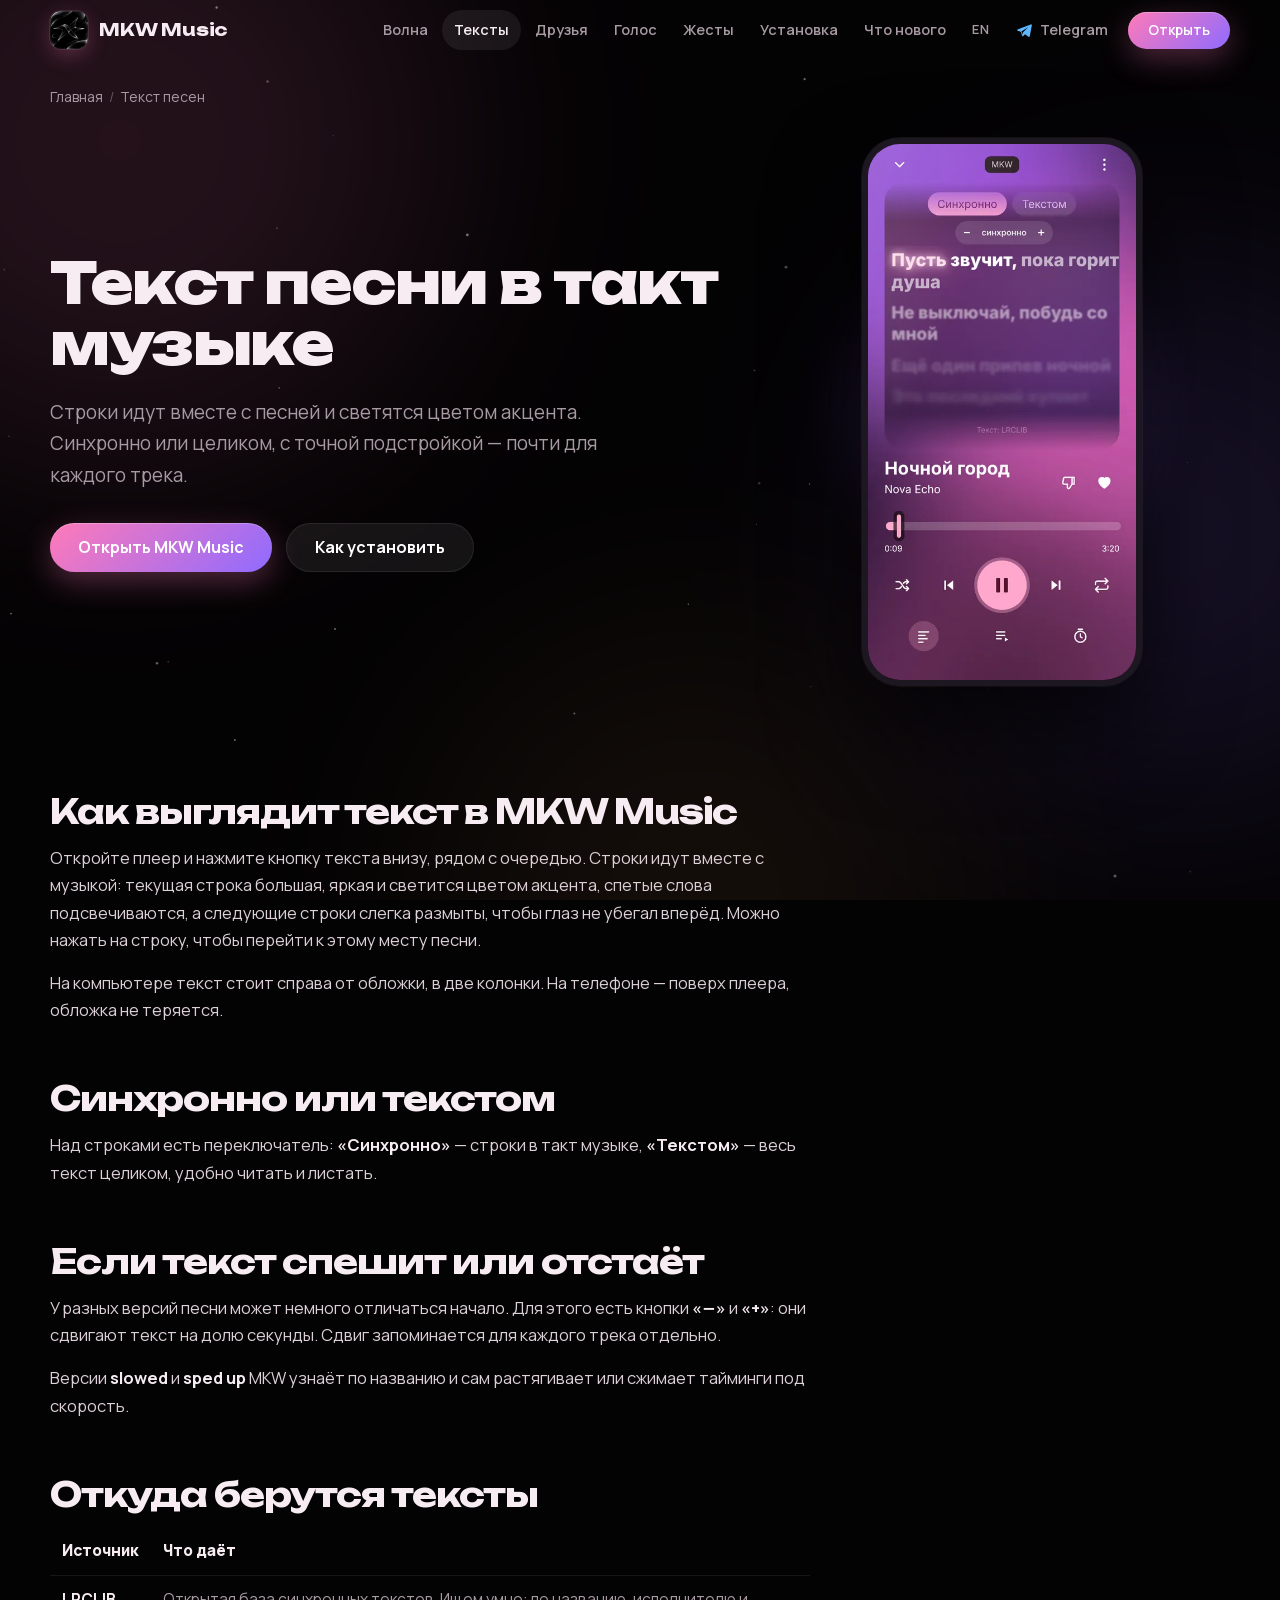
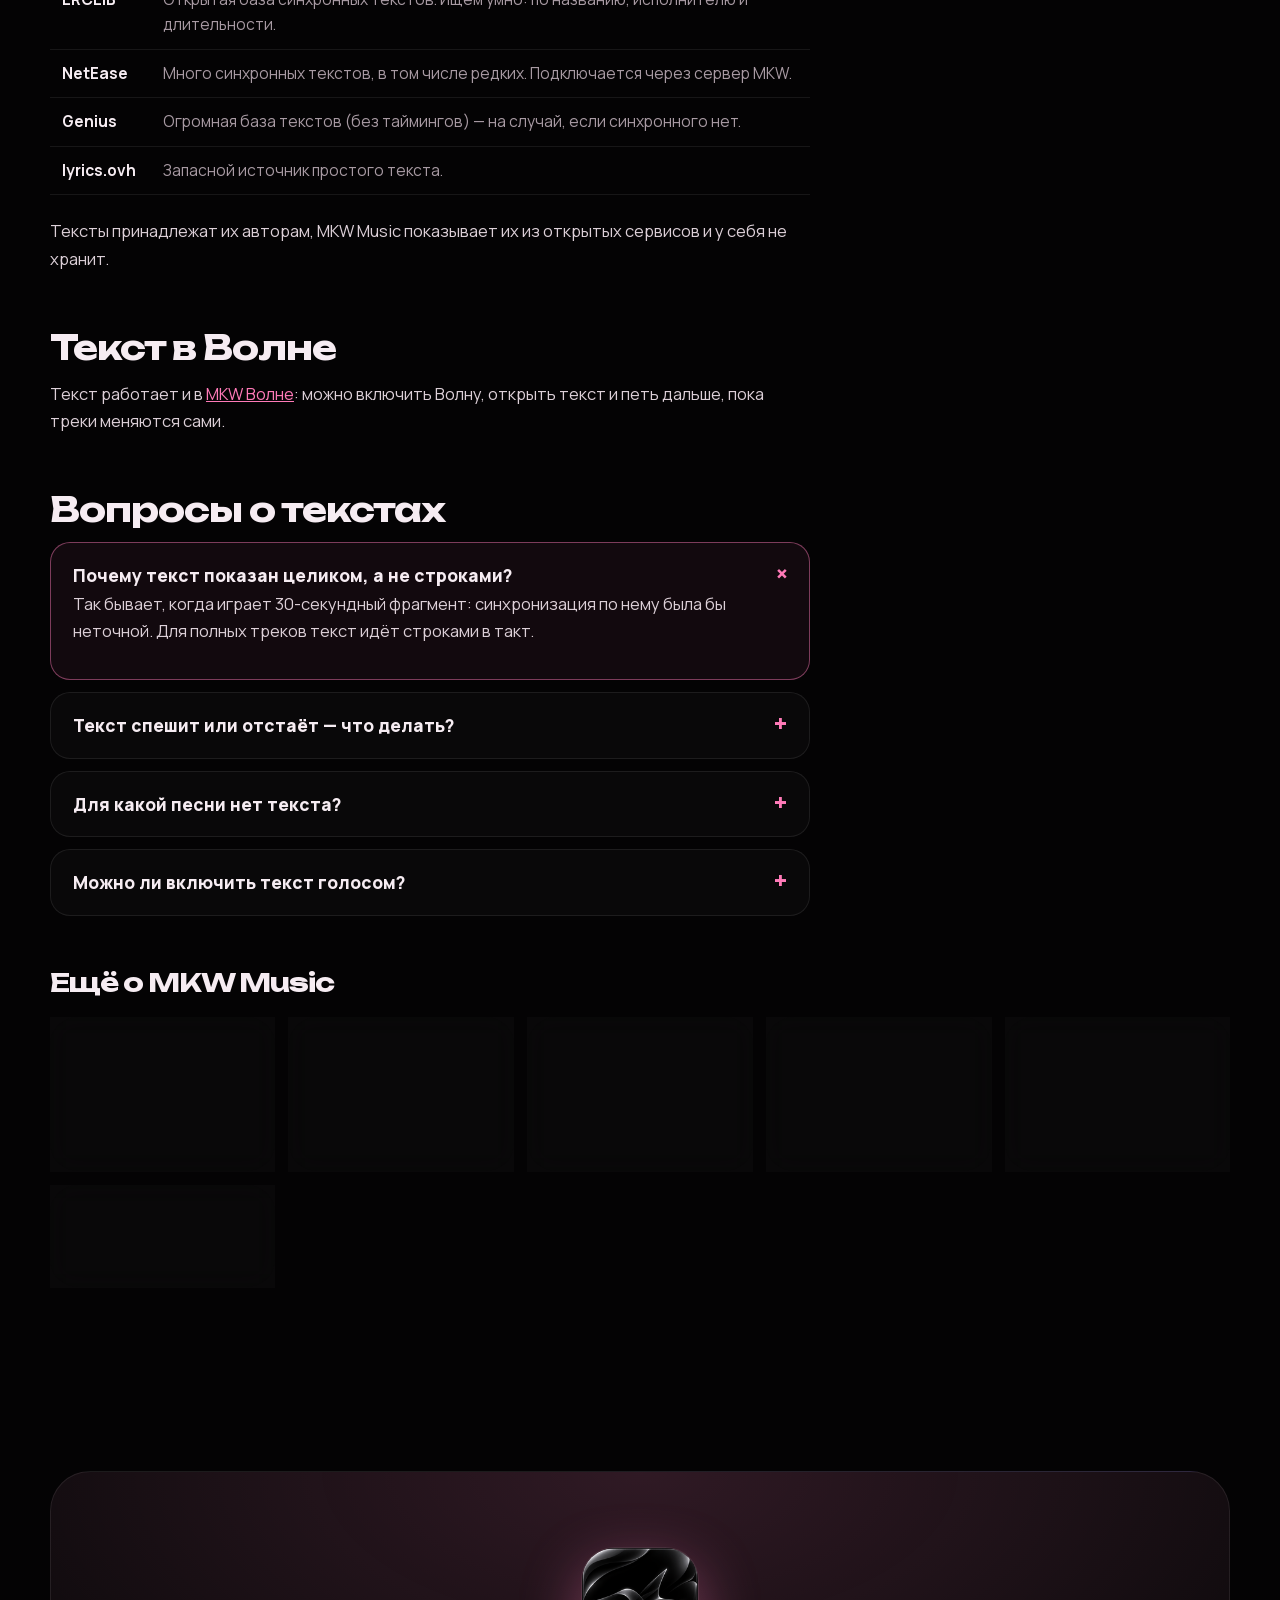
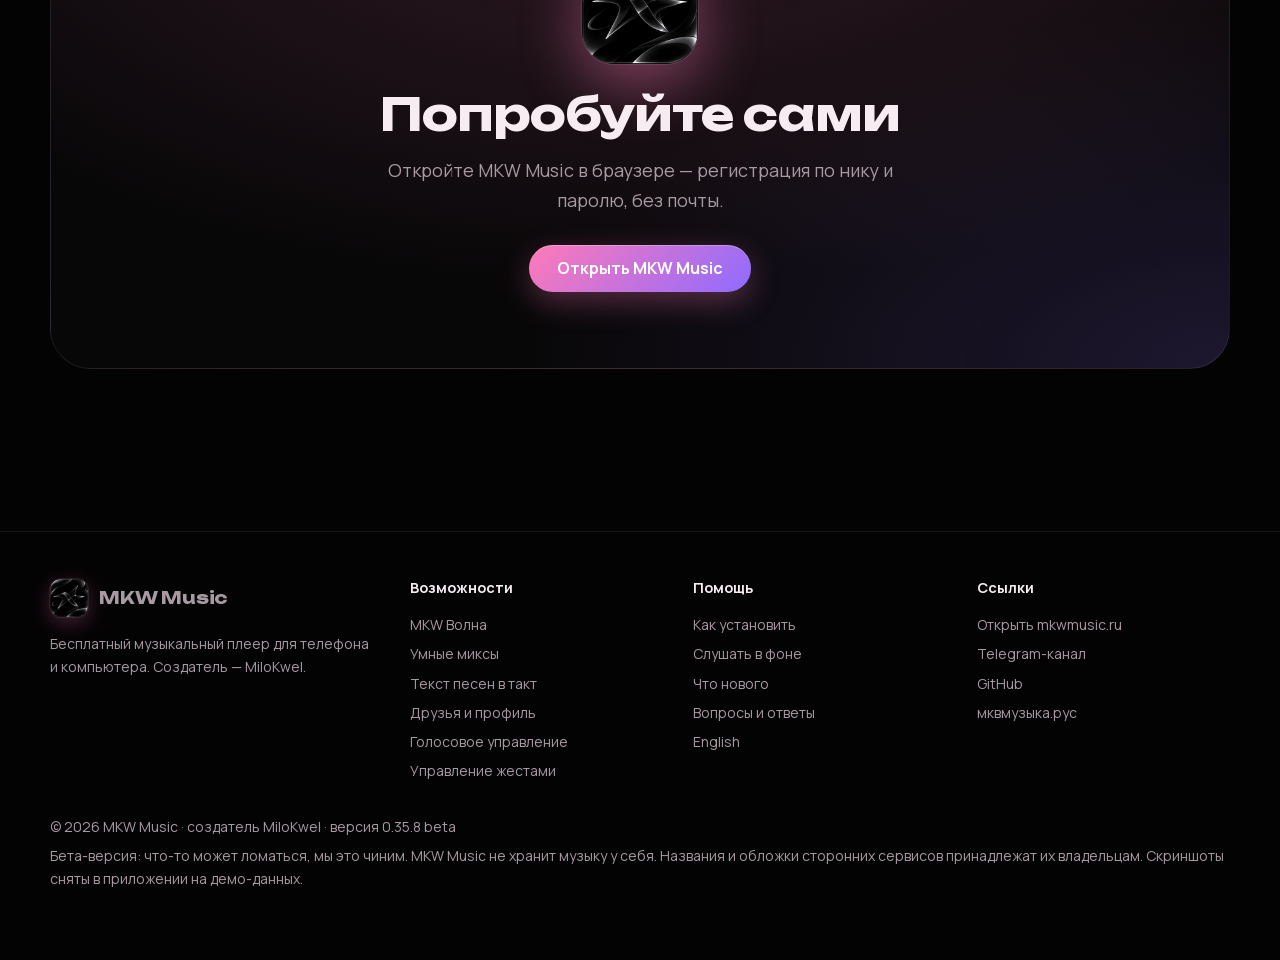
<file: teksty-pesen/index.html>
<!doctype html>
<html lang="ru">
<head>
<meta charset="utf-8">
<meta name="viewport" content="width=device-width,initial-scale=1,viewport-fit=cover">
<title>Текст песни в реальном времени — синхронные слова | MKW Music</title>
<meta name="description" content="Текст песен в такт музыке в MKW Music: текущая строка светится, подстройка «−/+», режим «Текстом». Источники LRCLIB, NetEase, Genius. Бесплатно.">
<meta name="keywords" content="текст песни в реальном времени, синхронный текст песен, караоке текст, слова песни онлайн, lrc, MKW Music"><link rel="canonical" href="https://xn--80adpkcic0dzd.xn--p1acf/teksty-pesen/">
<meta name="robots" content="index,follow,max-image-preview:large,max-snippet:-1,max-video-preview:-1">
<meta name="author" content="MiloKwel">
<meta name="theme-color" content="#0d0a0b">
<meta name="color-scheme" content="dark">
<meta name="format-detection" content="telephone=no">
<meta property="og:type" content="article">
<meta property="og:site_name" content="MKW Music">
<meta property="og:title" content="Текст песни в реальном времени — синхронные слова | MKW Music">
<meta property="og:description" content="Текст песен в такт музыке в MKW Music: текущая строка светится, подстройка «−/+», режим «Текстом». Источники LRCLIB, NetEase, Genius. Бесплатно.">
<meta property="og:url" content="https://xn--80adpkcic0dzd.xn--p1acf/teksty-pesen/">
<meta property="og:image" content="https://xn--80adpkcic0dzd.xn--p1acf/img/og.jpg">
<meta property="og:image:width" content="1200">
<meta property="og:image:height" content="630">
<meta property="og:image:alt" content="MKW Music — бесплатный музыкальный плеер">
<meta property="og:locale" content="ru_RU">
<meta name="twitter:card" content="summary_large_image">
<meta name="twitter:title" content="Текст песни в реальном времени — синхронные слова | MKW Music">
<meta name="twitter:description" content="Текст песен в такт музыке в MKW Music: текущая строка светится, подстройка «−/+», режим «Текстом». Источники LRCLIB, NetEase, Genius. Бесплатно.">
<meta name="twitter:image" content="https://xn--80adpkcic0dzd.xn--p1acf/img/og.jpg">
<link rel="icon" href="/favicon.ico" sizes="48x48">
<link rel="icon" type="image/png" sizes="96x96" href="/img/fav-96.png">
<link rel="icon" type="image/png" sizes="192x192" href="/img/icon-192.png">
<link rel="apple-touch-icon" href="/apple-touch-icon.png">
<link rel="manifest" href="/site.webmanifest">
<link rel="preload" href="/fonts/unbounded-var.woff" as="font" type="font/woff" crossorigin>
<link rel="preload" href="/fonts/manrope-var.woff" as="font" type="font/woff" crossorigin>
<link rel="stylesheet" href="/site.css?v=6">
<script type="application/ld+json">{"@context":"https://schema.org","@graph":[{"@type":"Organization","@id":"https://mkwmusic.ru/#org","name":"MKW Music","alternateName":["МКВ Музыка","MKW Музыка"],"url":"https://mkwmusic.ru/","logo":{"@type":"ImageObject","url":"https://xn--80adpkcic0dzd.xn--p1acf/img/icon-512.png","width":512,"height":512},"sameAs":["https://xn--80adpkcic0dzd.xn--p1acf/","https://t.me/MKWMusic","https://github.com/milokwela/MKW-Music"],"founder":{"@type":"Person","name":"MiloKwel"}},{"@type":"BreadcrumbList","itemListElement":[{"@type":"ListItem","position":1,"name":"Главная","item":"https://xn--80adpkcic0dzd.xn--p1acf/"},{"@type":"ListItem","position":2,"name":"Текст песен","item":"https://xn--80adpkcic0dzd.xn--p1acf/teksty-pesen/"}]},{"@type":"WebPage","@id":"https://xn--80adpkcic0dzd.xn--p1acf/teksty-pesen/","url":"https://xn--80adpkcic0dzd.xn--p1acf/teksty-pesen/","name":"Текст песни в реальном времени — синхронные слова | MKW Music","inLanguage":"ru","isPartOf":{"@type":"WebSite","@id":"https://xn--80adpkcic0dzd.xn--p1acf/#site"},"about":{"@id":"https://mkwmusic.ru/#app"},"dateModified":"2026-11-04"},{"@type":"FAQPage","mainEntity":[{"@type":"Question","name":"Почему текст показан целиком, а не строками?","acceptedAnswer":{"@type":"Answer","text":"Так бывает, когда играет 30-секундный фрагмент: синхронизация по нему была бы неточной. Для полных треков текст идёт строками в такт."}},{"@type":"Question","name":"Текст спешит или отстаёт — что делать?","acceptedAnswer":{"@type":"Answer","text":"Нажмите «−» или «+» над текстом. Сдвиг запомнится для этого трека, в следующий раз он будет точным сразу."}},{"@type":"Question","name":"Для какой песни нет текста?","acceptedAnswer":{"@type":"Answer","text":"Для очень новых, редких и инструментальных треков текста может не быть ни в одном источнике. MKW ищет в четырёх местах, и обычно находится."}},{"@type":"Question","name":"Можно ли включить текст голосом?","acceptedAnswer":{"@type":"Answer","text":"Да: «MKW, текст» или «MKW, покажи слова»."}}]}]}</script>
</head>
<body>
<a class="skip" href="#content">К содержанию</a>
<canvas id="stars" aria-hidden="true"></canvas>
<div class="aurora" aria-hidden="true"><i></i><i></i><i></i></div>
<svg width="0" height="0" style="position:absolute" aria-hidden="true"><defs>
<symbol id="s-wave" viewBox="0 0 24 24"><path d="M3 12c2-5 4-5 6 0s4 5 6 0 4-5 6 0"/></symbol>
<symbol id="s-hand" viewBox="0 0 24 24"><path d="M8 13V5.5a1.5 1.5 0 0 1 3 0V11m0-4.5a1.5 1.5 0 0 1 3 0V11m0-3a1.5 1.5 0 0 1 3 0v6c0 4-2.5 6-5.5 6S6 18 5 15l-1-3a1.5 1.5 0 0 1 3-1l1 2"/></symbol>
<symbol id="s-search" viewBox="0 0 24 24"><circle cx="11" cy="11" r="6.5"/><path d="m16 16 5 5"/></symbol>
<symbol id="s-palette" viewBox="0 0 24 24"><path d="M12 3a9 9 0 1 0 0 18c1.5 0 2-1 1.5-2s0-2.5 1.5-2.5H17a4 4 0 0 0 4-4C21 6.5 17 3 12 3z"/><circle cx="7.5" cy="11" r="1"/><circle cx="11" cy="7.5" r="1"/><circle cx="15.5" cy="8.5" r="1"/></symbol>
<symbol id="s-heart" viewBox="0 0 24 24"><path d="M12 20s-8-4.8-8-10.5A4.5 4.5 0 0 1 12 7.3 4.5 4.5 0 0 1 20 9.5C20 15.2 12 20 12 20z"/></symbol>
<symbol id="s-heart-off" viewBox="0 0 24 24"><path d="M12 20s-8-4.8-8-10.5A4.5 4.5 0 0 1 12 7.3 4.5 4.5 0 0 1 20 9.5C20 15.2 12 20 12 20z"/><path d="M4 4l16 16"/></symbol>
<symbol id="s-next" viewBox="0 0 24 24"><path d="M6 5l9 7-9 7zM18 5v14"/></symbol>
<symbol id="s-prev" viewBox="0 0 24 24"><path d="M18 5l-9 7 9 7zM6 5v14"/></symbol>
<symbol id="s-up" viewBox="0 0 24 24"><path d="M7 11v9H4v-9zM7 11l4-7c1.5 0 2.5 1 2.5 2.5V9H19a2 2 0 0 1 2 2.3l-1 6A2 2 0 0 1 18 19H7"/></symbol>
<symbol id="s-down" viewBox="0 0 24 24"><path d="M7 13V4H4v9zM7 13l4 7c1.5 0 2.5-1 2.5-2.5V15H19a2 2 0 0 0 2-2.3l-1-6A2 2 0 0 0 18 5H7"/></symbol>
<symbol id="s-pause" viewBox="0 0 24 24"><path d="M8 5v14M16 5v14"/></symbol>
<symbol id="s-play" viewBox="0 0 24 24"><path d="M7 4.5l12 7.5-12 7.5z"/></symbol>
<symbol id="s-volm" viewBox="0 0 24 24"><path d="M4 9v6h4l5 4V5L8 9zM17 9.5a4 4 0 0 1 0 5"/></symbol>
<symbol id="s-volp" viewBox="0 0 24 24"><path d="M4 9v6h4l5 4V5L8 9zM16.5 8a5.5 5.5 0 0 1 0 8M19 5.5a9 9 0 0 1 0 13"/></symbol>
<symbol id="s-mic" viewBox="0 0 24 24"><rect x="9" y="3" width="6" height="12" rx="3"/><path d="M5 11a7 7 0 0 0 14 0M12 18v3"/></symbol>
<symbol id="s-user" viewBox="0 0 24 24"><circle cx="12" cy="8" r="4"/><path d="M4 21c1-4.5 4-6 8-6s7 1.5 8 6"/></symbol>
<symbol id="s-users" viewBox="0 0 24 24"><circle cx="9" cy="8" r="3.5"/><path d="M2.5 20c.8-3.8 3.3-5.5 6.5-5.5s5.7 1.7 6.5 5.5"/><circle cx="17" cy="9" r="2.8"/><path d="M16.5 14.5c2.8.2 4.4 1.9 5 5"/></symbol>
<symbol id="s-text" viewBox="0 0 24 24"><path d="M4 6h16M4 11h16M4 16h10"/><circle cx="18.5" cy="17.5" r="2.5"/><path d="M21 17.5V10"/></symbol>
<symbol id="s-trophy" viewBox="0 0 24 24"><path d="M8 4h8v5a4 4 0 0 1-8 0zM8 6H5a3 3 0 0 0 3 4M16 6h3a3 3 0 0 1-3 4M12 13v4M8.5 20h7M10 17h4"/></symbol>
<symbol id="s-sparkle" viewBox="0 0 24 24"><path d="M12 3l1.8 5.2L19 10l-5.2 1.8L12 17l-1.8-5.2L5 10l5.2-1.8zM19 16l.8 2.2L22 19l-2.2.8L19 22l-.8-2.2L16 19l2.2-.8z"/></symbol>
<symbol id="s-moon" viewBox="0 0 24 24"><path d="M20 14.5A8.5 8.5 0 1 1 9.5 4a7 7 0 0 0 10.5 10.5z"/></symbol>
<symbol id="s-voice" viewBox="0 0 24 24"><path d="M4 10v4M8 7v10M12 4v16M16 7v10M20 10v4"/></symbol>
<symbol id="s-share" viewBox="0 0 24 24"><circle cx="18" cy="5" r="2.5"/><circle cx="6" cy="12" r="2.5"/><circle cx="18" cy="19" r="2.5"/><path d="M8.2 10.8l7.6-4.4M8.2 13.2l7.6 4.4"/></symbol>
<symbol id="s-copy" viewBox="0 0 24 24"><rect x="8" y="8" width="12" height="12" rx="2.5"/><path d="M16 8V6a2 2 0 0 0-2-2H6a2 2 0 0 0-2 2v8a2 2 0 0 0 2 2h2"/></symbol>
<symbol id="s-down2" viewBox="0 0 24 24"><path d="M12 4v11M7 11l5 5 5-5M5 20h14"/></symbol>
<symbol id="s-arrow" viewBox="0 0 24 24"><path d="M5 12h14M13 6l6 6-6 6"/></symbol>
<symbol id="s-phone" viewBox="0 0 24 24"><rect x="6.5" y="2.5" width="11" height="19" rx="3"/><path d="M10.5 18.5h3"/></symbol>
<symbol id="s-desk" viewBox="0 0 24 24"><rect x="3" y="4" width="18" height="12" rx="2"/><path d="M8 20h8M12 16v4"/></symbol>
<symbol id="s-shazam" viewBox="0 0 24 24"><circle cx="12" cy="12" r="9"/><path d="M9 9.5c0-1.5 1.3-2.5 3-2.5M15 14.5c0 1.5-1.3 2.5-3 2.5M8 12h8"/></symbol>
<symbol id="s-tg" viewBox="0 0 24 24"><path d="M21 4.5L3.5 11.3c-.9.4-.9 1.3 0 1.6l4.3 1.4 1.7 5.2c.2.7 1 .9 1.5.4l2.4-2.2 4.5 3.3c.7.5 1.6.1 1.8-.7L22.4 6c.3-1.2-.4-1.9-1.4-1.5zM8.6 13.9l9.3-6-7.4 7.3-.3 3.2z" fill="currentColor" stroke="none"/></symbol>
<symbol id="s-sticker" viewBox="0 0 24 24"><path d="M20 12.5V7a3 3 0 0 0-3-3H7a3 3 0 0 0-3 3v10a3 3 0 0 0 3 3h5.5zM12.5 20c0-4.1 3.4-7.5 7.5-7.5"/><circle cx="9" cy="10" r="1"/><circle cx="15" cy="10" r="1"/></symbol>
<symbol id="s-call" viewBox="0 0 24 24"><path d="M6.6 10.8a15.1 15.1 0 0 0 6.6 6.6l2.2-2.2a1 1 0 0 1 1-.25 11.4 11.4 0 0 0 3.6.57 1 1 0 0 1 1 1V20a1 1 0 0 1-1 1A17 17 0 0 1 3 4a1 1 0 0 1 1-1h3.5a1 1 0 0 1 1 1c0 1.25.2 2.45.57 3.57a1 1 0 0 1-.25 1z"/></symbol>
<symbol id="s-bolt" viewBox="0 0 24 24"><path d="M13 3L5 13.5h6L10 21l8-10.5h-6z"/></symbol>
</defs></svg>
<header class="top" id="top">
  <div class="wrap bar">
    <a class="brand" href="/"><img src="/img/logo-128.webp" alt="" width="38" height="38">MKW Music</a>
    <button class="burger" type="button" aria-label="Меню" aria-expanded="false" aria-controls="mainnav"><svg viewBox="0 0 24 24"><path d="M4 7h16M4 12h16M4 17h16"/></svg></button>
    <nav class="main" id="mainnav" aria-label="Разделы"><a href="/volna/" class="">Волна</a><a href="/teksty-pesen/" class="" aria-current=page>Тексты</a><a href="/druzya/" class="">Друзья</a><a href="/golos/" class="hide-md">Голос</a><a href="/zhesty/" class="hide-md">Жесты</a><a href="/ustanovka/" class="">Установка</a><a href="/novoe/" class="">Что нового</a><a class="lang" href="/en/" hreflang="en" lang="en">EN</a><a class="tgl" href="https://t.me/MKWMusic" target="_blank" rel="noopener" aria-label="Telegram-канал MKW Music"><svg viewBox="0 0 24 24"><use href="#s-tg"/></svg><span>Telegram</span></a><a class="btn sm" href="https://mkwmusic.ru">Открыть</a></nav>
  </div>
</header>
<main id="content">
<div class="wrap"><ol class="crumbs"><li><a href="/">Главная</a></li><li aria-current="page">Текст песен</li></ol>
<div class="phero"><div><h1>Текст песни в такт музыке</h1><p class="lead">Строки идут вместе с песней и светятся цветом акцента. Синхронно или целиком, с точной подстройкой — почти для каждого трека.</p>
<div class="cta"><a class="btn" href="https://mkwmusic.ru">Открыть MKW Music</a><a class="btn ghost" href="/ustanovka/">Как установить</a></div></div>
<div class="vis"><div class="glow"></div><div class="ph "><img src="/img/lyrics.webp" alt="Синхронный текст песни: текущая строка светится" width="480" height="960" fetchpriority="high"></div></div></div>
<div class="prose">
<h2>Как выглядит текст в MKW Music</h2>
<p>Откройте плеер и нажмите кнопку текста внизу, рядом с очередью. Строки идут вместе с музыкой: текущая строка большая, яркая и светится цветом акцента, спетые слова подсвечиваются, а следующие строки слегка размыты, чтобы глаз не убегал вперёд. Можно нажать на строку, чтобы перейти к этому месту песни.</p>
<p>На компьютере текст стоит справа от обложки, в две колонки. На телефоне — поверх плеера, обложка не теряется.</p>

<h2>Синхронно или текстом</h2>
<p>Над строками есть переключатель: <b>«Синхронно»</b> — строки в такт музыке, <b>«Текстом»</b> — весь текст целиком, удобно читать и листать.</p>

<h2>Если текст спешит или отстаёт</h2>
<p>У разных версий песни может немного отличаться начало. Для этого есть кнопки <b>«−»</b> и <b>«+»</b>: они сдвигают текст на долю секунды. Сдвиг запоминается для каждого трека отдельно.</p>
<p>Версии <b>slowed</b> и <b>sped up</b> MKW узнаёт по названию и сам растягивает или сжимает тайминги под скорость.</p>

<h2>Откуда берутся тексты</h2>
<table><thead><tr><th>Источник</th><th>Что даёт</th></tr></thead><tbody>
<tr><td><b>LRCLIB</b></td><td>Открытая база синхронных текстов. Ищем умно: по названию, исполнителю и длительности.</td></tr>
<tr><td><b>NetEase</b></td><td>Много синхронных текстов, в том числе редких. Подключается через сервер MKW.</td></tr>
<tr><td><b>Genius</b></td><td>Огромная база текстов (без таймингов) — на случай, если синхронного нет.</td></tr>
<tr><td><b>lyrics.ovh</b></td><td>Запасной источник простого текста.</td></tr>
</tbody></table>
<p>Тексты принадлежат их авторам, MKW Music показывает их из открытых сервисов и у себя не хранит.</p>

<h2>Текст в Волне</h2>
<p>Текст работает и в <a href="/volna/">MKW Волне</a>: можно включить Волну, открыть текст и петь дальше, пока треки меняются сами.</p>

<h2>Вопросы о текстах</h2>
<details open><summary>Почему текст показан целиком, а не строками?</summary><p>Так бывает, когда играет 30-секундный фрагмент: синхронизация по нему была бы неточной. Для полных треков текст идёт строками в такт.</p></details>
<details><summary>Текст спешит или отстаёт — что делать?</summary><p>Нажмите «−» или «+» над текстом. Сдвиг запомнится для этого трека, в следующий раз он будет точным сразу.</p></details>
<details><summary>Для какой песни нет текста?</summary><p>Для очень новых, редких и инструментальных треков текста может не быть ни в одном источнике. MKW ищет в четырёх местах, и обычно находится.</p></details>
<details><summary>Можно ли включить текст голосом?</summary><p>Да: «MKW, текст» или «MKW, покажи слова».</p></details></div></div>
<section style="padding-top:40px"><div class="wrap"><h2 style="font-size:26px">Ещё о MKW Music</h2><div class="rel"><a class="card" href="/volna/"><h3>MKW Волна</h3><p>Бесконечная музыка под ваш вкус и умные миксы</p></a><a class="card" href="/druzya/"><h3>Друзья и профиль</h3><p>Кто в сети, что слушает, Топ и достижения</p></a><a class="card" href="/golos/"><h3>Голосовое управление</h3><p>«MKW, следующая» — и трек переключён</p></a><a class="card" href="/zhesty/"><h3>Жесты</h3><p>Девять жестов камерой, без касаний</p></a><a class="card" href="/ustanovka/"><h3>Установка</h3><p>Android, iPhone и компьютер за минуту</p></a><a class="card" href="/novoe/"><h3>Что нового</h3><p>История всех обновлений</p></a></div></div></section>
<section><div class="wrap"><div class="final rv">
<img src="/img/icon-192.png" alt="Логотип MKW Music" width="116" height="116" loading="lazy">
<h2>Попробуйте сами</h2><p>Откройте MKW Music в браузере — регистрация по нику и паролю, без почты.</p>
<a class="btn" href="https://mkwmusic.ru">Открыть MKW Music</a></div></div></section>
</main>
<footer><div class="wrap">
  <div class="fgrid">
    <div><a class="brand" href="/"><img src="/img/logo-128.webp" alt="" width="38" height="38" loading="lazy">MKW Music</a>
      <div>Бесплатный музыкальный плеер для телефона и компьютера. Создатель — MiloKwel.</div></div>
    <div><b>Возможности</b><a href="/volna/">MKW Волна</a><a href="/volna/#miksy">Умные миксы</a><a href="/teksty-pesen/">Текст песен в такт</a><a href="/druzya/">Друзья и профиль</a><a href="/golos/">Голосовое управление</a><a href="/zhesty/">Управление жестами</a></div>
    <div><b>Помощь</b><a href="/ustanovka/">Как установить</a><a href="/ustanovka/#fon">Слушать в фоне</a><a href="/novoe/">Что нового</a><a href="/#faq">Вопросы и ответы</a><a href="/en/" hreflang="en" lang="en">English</a></div>
    <div><b>Ссылки</b><a href="https://mkwmusic.ru">Открыть mkwmusic.ru</a><a href="https://t.me/MKWMusic" rel="noopener">Telegram-канал</a><a href="https://github.com/milokwela/MKW-Music" rel="noopener">GitHub</a><a href="/">мквмузыка.рус</a></div>
  </div>
  <div>© 2026 MKW Music · создатель MiloKwel · версия 0.35.8 beta</div>
  <div style="margin-top:6px">Бета-версия: что-то может ломаться, мы это чиним. MKW Music не хранит музыку у себя. Названия и обложки сторонних сервисов принадлежат их владельцам. Скриншоты сняты в приложении на демо-данных.</div>
</div></footer>
<script src="/site.js?v=6" defer></script>
</body>
</html>
</file>
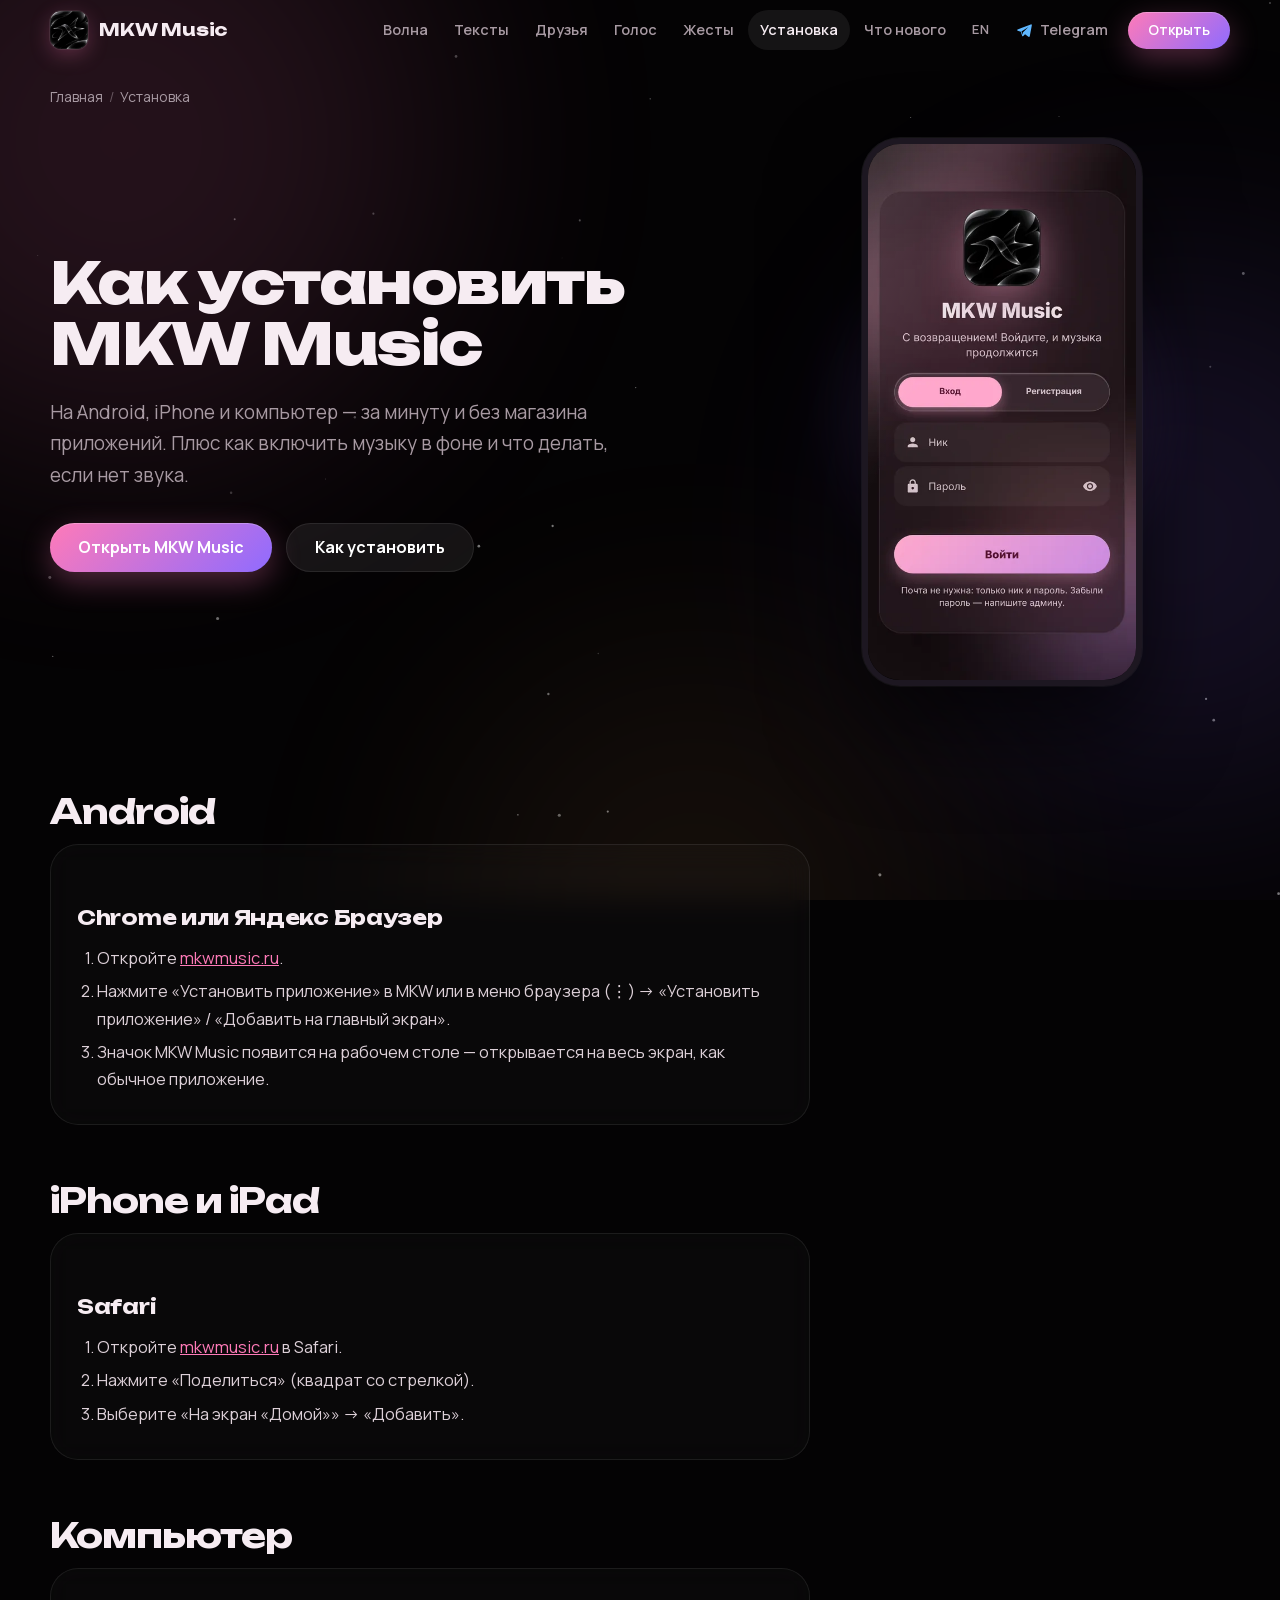
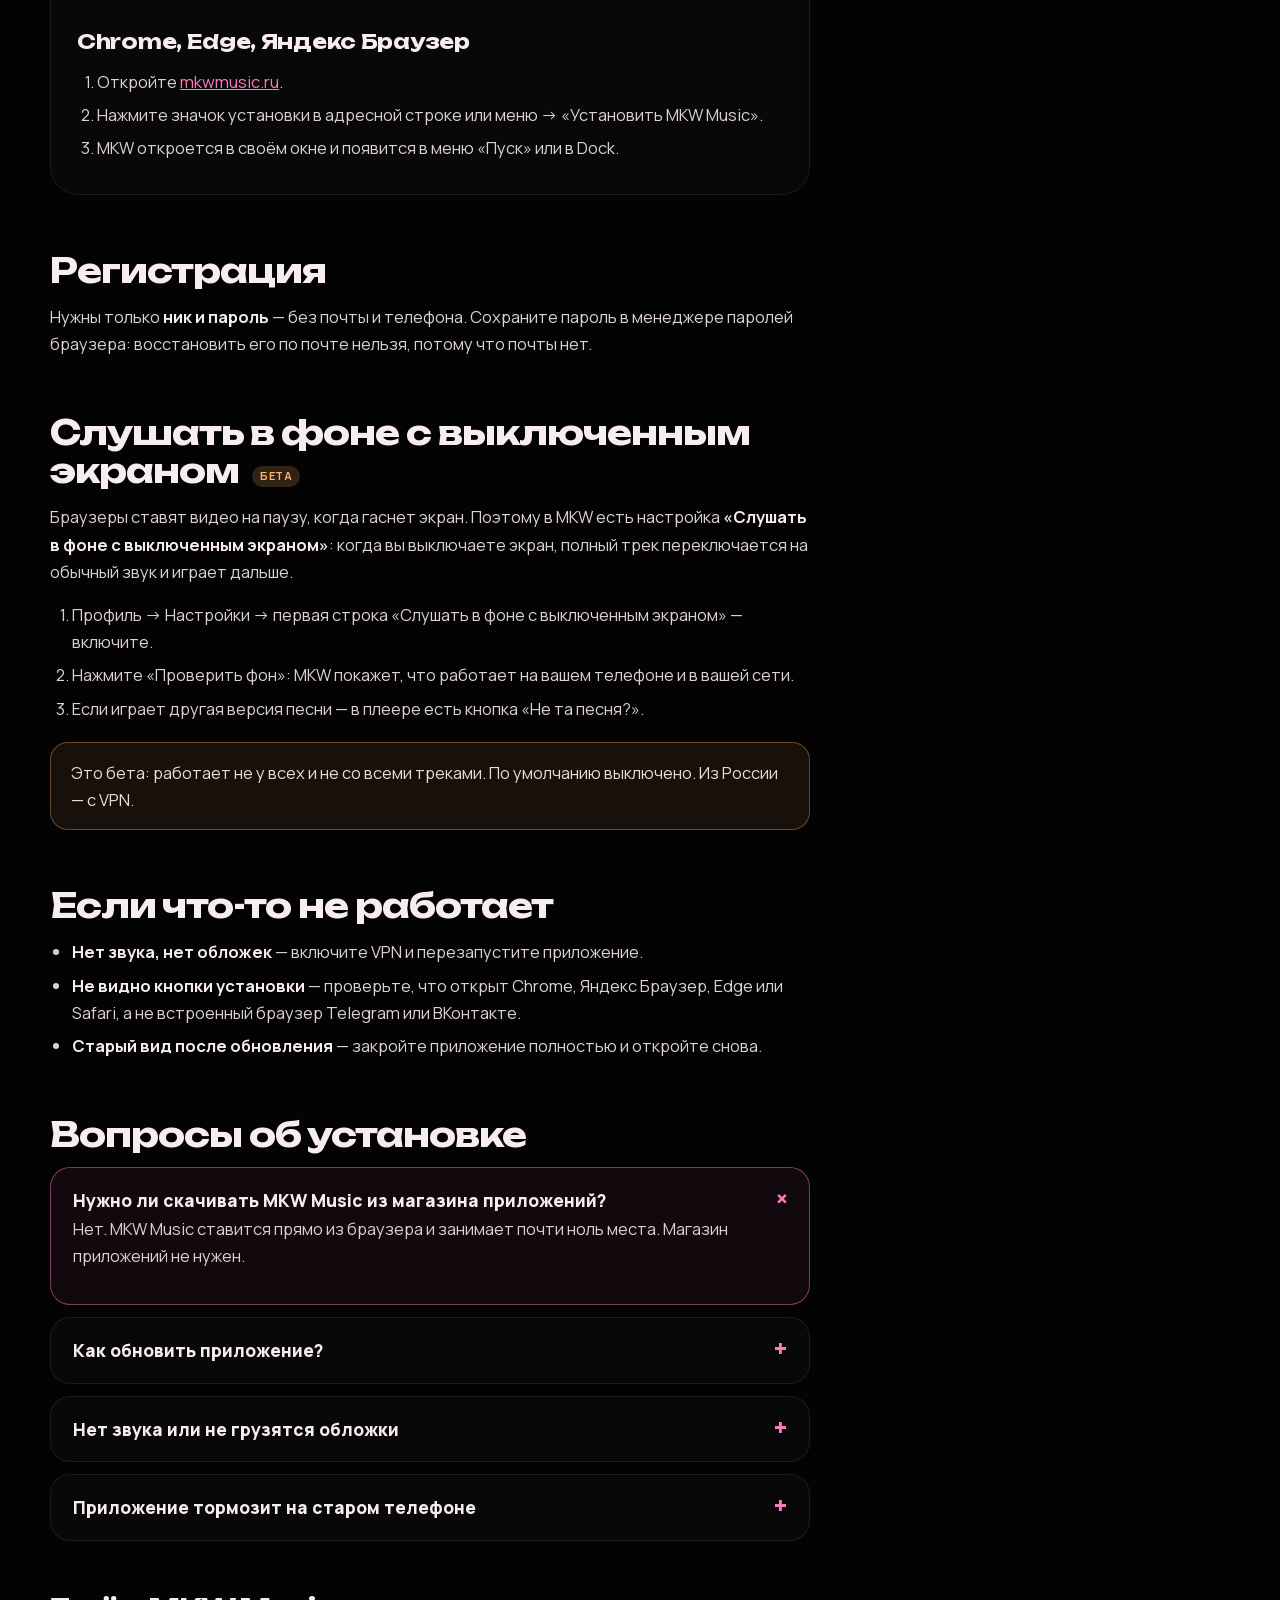
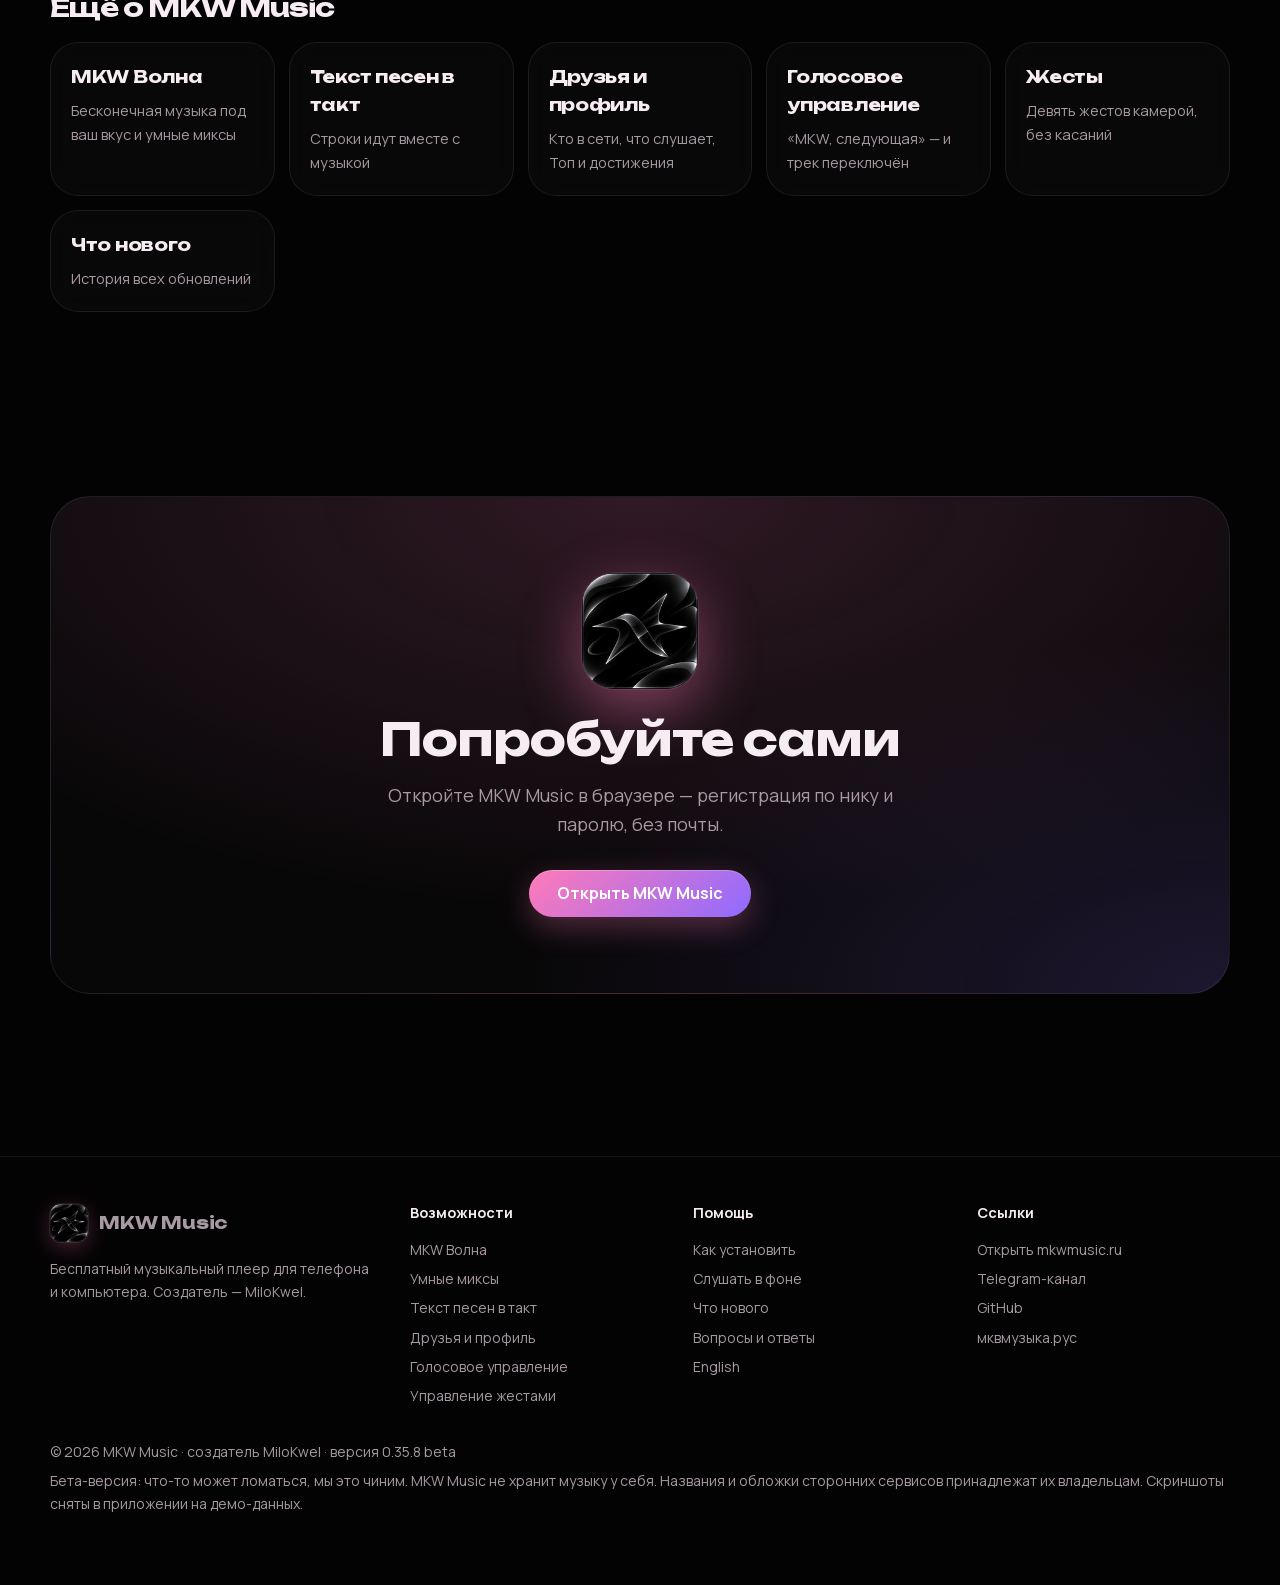
<file: ustanovka/index.html>
<!doctype html>
<html lang="ru">
<head>
<meta charset="utf-8">
<meta name="viewport" content="width=device-width,initial-scale=1,viewport-fit=cover">
<title>Как установить MKW Music на Android, iPhone и компьютер</title>
<meta name="description" content="Пошаговая установка MKW Music без магазина приложений: Android, iPhone, ПК. Регистрация без почты, музыка в фоне с выключенным экраном, решение проблем.">
<meta name="keywords" content="установить MKW Music, MKW Music скачать, MKW Music на айфон, MKW Music на андроид, музыка в фоне, MKW Music"><link rel="canonical" href="https://xn--80adpkcic0dzd.xn--p1acf/ustanovka/">
<meta name="robots" content="index,follow,max-image-preview:large,max-snippet:-1,max-video-preview:-1">
<meta name="author" content="MiloKwel">
<meta name="theme-color" content="#0d0a0b">
<meta name="color-scheme" content="dark">
<meta name="format-detection" content="telephone=no">
<meta property="og:type" content="article">
<meta property="og:site_name" content="MKW Music">
<meta property="og:title" content="Как установить MKW Music на Android, iPhone и компьютер">
<meta property="og:description" content="Пошаговая установка MKW Music без магазина приложений: Android, iPhone, ПК. Регистрация без почты, музыка в фоне с выключенным экраном, решение проблем.">
<meta property="og:url" content="https://xn--80adpkcic0dzd.xn--p1acf/ustanovka/">
<meta property="og:image" content="https://xn--80adpkcic0dzd.xn--p1acf/img/og.jpg">
<meta property="og:image:width" content="1200">
<meta property="og:image:height" content="630">
<meta property="og:image:alt" content="MKW Music — бесплатный музыкальный плеер">
<meta property="og:locale" content="ru_RU">
<meta name="twitter:card" content="summary_large_image">
<meta name="twitter:title" content="Как установить MKW Music на Android, iPhone и компьютер">
<meta name="twitter:description" content="Пошаговая установка MKW Music без магазина приложений: Android, iPhone, ПК. Регистрация без почты, музыка в фоне с выключенным экраном, решение проблем.">
<meta name="twitter:image" content="https://xn--80adpkcic0dzd.xn--p1acf/img/og.jpg">
<link rel="icon" href="/favicon.ico" sizes="48x48">
<link rel="icon" type="image/png" sizes="96x96" href="/img/fav-96.png">
<link rel="icon" type="image/png" sizes="192x192" href="/img/icon-192.png">
<link rel="apple-touch-icon" href="/apple-touch-icon.png">
<link rel="manifest" href="/site.webmanifest">
<link rel="preload" href="/fonts/unbounded-var.woff" as="font" type="font/woff" crossorigin>
<link rel="preload" href="/fonts/manrope-var.woff" as="font" type="font/woff" crossorigin>
<link rel="stylesheet" href="/site.css?v=6">
<script type="application/ld+json">{"@context":"https://schema.org","@graph":[{"@type":"Organization","@id":"https://mkwmusic.ru/#org","name":"MKW Music","alternateName":["МКВ Музыка","MKW Музыка"],"url":"https://mkwmusic.ru/","logo":{"@type":"ImageObject","url":"https://xn--80adpkcic0dzd.xn--p1acf/img/icon-512.png","width":512,"height":512},"sameAs":["https://xn--80adpkcic0dzd.xn--p1acf/","https://t.me/MKWMusic","https://github.com/milokwela/MKW-Music"],"founder":{"@type":"Person","name":"MiloKwel"}},{"@type":"BreadcrumbList","itemListElement":[{"@type":"ListItem","position":1,"name":"Главная","item":"https://xn--80adpkcic0dzd.xn--p1acf/"},{"@type":"ListItem","position":2,"name":"Установка","item":"https://xn--80adpkcic0dzd.xn--p1acf/ustanovka/"}]},{"@type":"WebPage","@id":"https://xn--80adpkcic0dzd.xn--p1acf/ustanovka/","url":"https://xn--80adpkcic0dzd.xn--p1acf/ustanovka/","name":"Как установить MKW Music на Android, iPhone и компьютер","inLanguage":"ru","isPartOf":{"@type":"WebSite","@id":"https://xn--80adpkcic0dzd.xn--p1acf/#site"},"about":{"@id":"https://mkwmusic.ru/#app"},"dateModified":"2026-11-04"},{"@type":"HowTo","name":"Как установить MKW Music на телефон","totalTime":"PT1M","tool":[{"@type":"HowToTool","name":"Браузер Chrome, Яндекс Браузер, Edge или Safari"}],"step":[{"@type":"HowToStep","position":1,"name":"Откройте сайт","text":"Откройте mkwmusic.ru в браузере.","url":"https://xn--80adpkcic0dzd.xn--p1acf/ustanovka/"},{"@type":"HowToStep","position":2,"name":"Зарегистрируйтесь","text":"Придумайте ник и пароль, почта не нужна."},{"@type":"HowToStep","position":3,"name":"Установите","text":"Нажмите «Установить приложение». На iPhone: «Поделиться» → «На экран «Домой»»."}]},{"@type":"FAQPage","mainEntity":[{"@type":"Question","name":"Нужно ли скачивать MKW Music из магазина приложений?","acceptedAnswer":{"@type":"Answer","text":"Нет. MKW Music ставится прямо из браузера и занимает почти ноль места. Магазин приложений не нужен."}},{"@type":"Question","name":"Как обновить приложение?","acceptedAnswer":{"@type":"Answer","text":"Обновления приходят сами. Если что-то выглядит по-старому, закройте приложение полностью и откройте снова."}},{"@type":"Question","name":"Нет звука или не грузятся обложки","acceptedAnswer":{"@type":"Answer","text":"В России некоторые провайдеры блокируют музыкальные серверы. Включите любой VPN и перезапустите приложение."}},{"@type":"Question","name":"Приложение тормозит на старом телефоне","acceptedAnswer":{"@type":"Answer","text":"В Настройках есть «Оптимизация для слабых устройств»: она отключает размытие и тяжёлые анимации. На слабых устройствах включается сама."}}]}]}</script>
</head>
<body>
<a class="skip" href="#content">К содержанию</a>
<canvas id="stars" aria-hidden="true"></canvas>
<div class="aurora" aria-hidden="true"><i></i><i></i><i></i></div>
<svg width="0" height="0" style="position:absolute" aria-hidden="true"><defs>
<symbol id="s-wave" viewBox="0 0 24 24"><path d="M3 12c2-5 4-5 6 0s4 5 6 0 4-5 6 0"/></symbol>
<symbol id="s-hand" viewBox="0 0 24 24"><path d="M8 13V5.5a1.5 1.5 0 0 1 3 0V11m0-4.5a1.5 1.5 0 0 1 3 0V11m0-3a1.5 1.5 0 0 1 3 0v6c0 4-2.5 6-5.5 6S6 18 5 15l-1-3a1.5 1.5 0 0 1 3-1l1 2"/></symbol>
<symbol id="s-search" viewBox="0 0 24 24"><circle cx="11" cy="11" r="6.5"/><path d="m16 16 5 5"/></symbol>
<symbol id="s-palette" viewBox="0 0 24 24"><path d="M12 3a9 9 0 1 0 0 18c1.5 0 2-1 1.5-2s0-2.5 1.5-2.5H17a4 4 0 0 0 4-4C21 6.5 17 3 12 3z"/><circle cx="7.5" cy="11" r="1"/><circle cx="11" cy="7.5" r="1"/><circle cx="15.5" cy="8.5" r="1"/></symbol>
<symbol id="s-heart" viewBox="0 0 24 24"><path d="M12 20s-8-4.8-8-10.5A4.5 4.5 0 0 1 12 7.3 4.5 4.5 0 0 1 20 9.5C20 15.2 12 20 12 20z"/></symbol>
<symbol id="s-heart-off" viewBox="0 0 24 24"><path d="M12 20s-8-4.8-8-10.5A4.5 4.5 0 0 1 12 7.3 4.5 4.5 0 0 1 20 9.5C20 15.2 12 20 12 20z"/><path d="M4 4l16 16"/></symbol>
<symbol id="s-next" viewBox="0 0 24 24"><path d="M6 5l9 7-9 7zM18 5v14"/></symbol>
<symbol id="s-prev" viewBox="0 0 24 24"><path d="M18 5l-9 7 9 7zM6 5v14"/></symbol>
<symbol id="s-up" viewBox="0 0 24 24"><path d="M7 11v9H4v-9zM7 11l4-7c1.5 0 2.5 1 2.5 2.5V9H19a2 2 0 0 1 2 2.3l-1 6A2 2 0 0 1 18 19H7"/></symbol>
<symbol id="s-down" viewBox="0 0 24 24"><path d="M7 13V4H4v9zM7 13l4 7c1.5 0 2.5-1 2.5-2.5V15H19a2 2 0 0 0 2-2.3l-1-6A2 2 0 0 0 18 5H7"/></symbol>
<symbol id="s-pause" viewBox="0 0 24 24"><path d="M8 5v14M16 5v14"/></symbol>
<symbol id="s-play" viewBox="0 0 24 24"><path d="M7 4.5l12 7.5-12 7.5z"/></symbol>
<symbol id="s-volm" viewBox="0 0 24 24"><path d="M4 9v6h4l5 4V5L8 9zM17 9.5a4 4 0 0 1 0 5"/></symbol>
<symbol id="s-volp" viewBox="0 0 24 24"><path d="M4 9v6h4l5 4V5L8 9zM16.5 8a5.5 5.5 0 0 1 0 8M19 5.5a9 9 0 0 1 0 13"/></symbol>
<symbol id="s-mic" viewBox="0 0 24 24"><rect x="9" y="3" width="6" height="12" rx="3"/><path d="M5 11a7 7 0 0 0 14 0M12 18v3"/></symbol>
<symbol id="s-user" viewBox="0 0 24 24"><circle cx="12" cy="8" r="4"/><path d="M4 21c1-4.5 4-6 8-6s7 1.5 8 6"/></symbol>
<symbol id="s-users" viewBox="0 0 24 24"><circle cx="9" cy="8" r="3.5"/><path d="M2.5 20c.8-3.8 3.3-5.5 6.5-5.5s5.7 1.7 6.5 5.5"/><circle cx="17" cy="9" r="2.8"/><path d="M16.5 14.5c2.8.2 4.4 1.9 5 5"/></symbol>
<symbol id="s-text" viewBox="0 0 24 24"><path d="M4 6h16M4 11h16M4 16h10"/><circle cx="18.5" cy="17.5" r="2.5"/><path d="M21 17.5V10"/></symbol>
<symbol id="s-trophy" viewBox="0 0 24 24"><path d="M8 4h8v5a4 4 0 0 1-8 0zM8 6H5a3 3 0 0 0 3 4M16 6h3a3 3 0 0 1-3 4M12 13v4M8.5 20h7M10 17h4"/></symbol>
<symbol id="s-sparkle" viewBox="0 0 24 24"><path d="M12 3l1.8 5.2L19 10l-5.2 1.8L12 17l-1.8-5.2L5 10l5.2-1.8zM19 16l.8 2.2L22 19l-2.2.8L19 22l-.8-2.2L16 19l2.2-.8z"/></symbol>
<symbol id="s-moon" viewBox="0 0 24 24"><path d="M20 14.5A8.5 8.5 0 1 1 9.5 4a7 7 0 0 0 10.5 10.5z"/></symbol>
<symbol id="s-voice" viewBox="0 0 24 24"><path d="M4 10v4M8 7v10M12 4v16M16 7v10M20 10v4"/></symbol>
<symbol id="s-share" viewBox="0 0 24 24"><circle cx="18" cy="5" r="2.5"/><circle cx="6" cy="12" r="2.5"/><circle cx="18" cy="19" r="2.5"/><path d="M8.2 10.8l7.6-4.4M8.2 13.2l7.6 4.4"/></symbol>
<symbol id="s-copy" viewBox="0 0 24 24"><rect x="8" y="8" width="12" height="12" rx="2.5"/><path d="M16 8V6a2 2 0 0 0-2-2H6a2 2 0 0 0-2 2v8a2 2 0 0 0 2 2h2"/></symbol>
<symbol id="s-down2" viewBox="0 0 24 24"><path d="M12 4v11M7 11l5 5 5-5M5 20h14"/></symbol>
<symbol id="s-arrow" viewBox="0 0 24 24"><path d="M5 12h14M13 6l6 6-6 6"/></symbol>
<symbol id="s-phone" viewBox="0 0 24 24"><rect x="6.5" y="2.5" width="11" height="19" rx="3"/><path d="M10.5 18.5h3"/></symbol>
<symbol id="s-desk" viewBox="0 0 24 24"><rect x="3" y="4" width="18" height="12" rx="2"/><path d="M8 20h8M12 16v4"/></symbol>
<symbol id="s-shazam" viewBox="0 0 24 24"><circle cx="12" cy="12" r="9"/><path d="M9 9.5c0-1.5 1.3-2.5 3-2.5M15 14.5c0 1.5-1.3 2.5-3 2.5M8 12h8"/></symbol>
<symbol id="s-tg" viewBox="0 0 24 24"><path d="M21 4.5L3.5 11.3c-.9.4-.9 1.3 0 1.6l4.3 1.4 1.7 5.2c.2.7 1 .9 1.5.4l2.4-2.2 4.5 3.3c.7.5 1.6.1 1.8-.7L22.4 6c.3-1.2-.4-1.9-1.4-1.5zM8.6 13.9l9.3-6-7.4 7.3-.3 3.2z" fill="currentColor" stroke="none"/></symbol>
<symbol id="s-sticker" viewBox="0 0 24 24"><path d="M20 12.5V7a3 3 0 0 0-3-3H7a3 3 0 0 0-3 3v10a3 3 0 0 0 3 3h5.5zM12.5 20c0-4.1 3.4-7.5 7.5-7.5"/><circle cx="9" cy="10" r="1"/><circle cx="15" cy="10" r="1"/></symbol>
<symbol id="s-call" viewBox="0 0 24 24"><path d="M6.6 10.8a15.1 15.1 0 0 0 6.6 6.6l2.2-2.2a1 1 0 0 1 1-.25 11.4 11.4 0 0 0 3.6.57 1 1 0 0 1 1 1V20a1 1 0 0 1-1 1A17 17 0 0 1 3 4a1 1 0 0 1 1-1h3.5a1 1 0 0 1 1 1c0 1.25.2 2.45.57 3.57a1 1 0 0 1-.25 1z"/></symbol>
<symbol id="s-bolt" viewBox="0 0 24 24"><path d="M13 3L5 13.5h6L10 21l8-10.5h-6z"/></symbol>
</defs></svg>
<header class="top" id="top">
  <div class="wrap bar">
    <a class="brand" href="/"><img src="/img/logo-128.webp" alt="" width="38" height="38">MKW Music</a>
    <button class="burger" type="button" aria-label="Меню" aria-expanded="false" aria-controls="mainnav"><svg viewBox="0 0 24 24"><path d="M4 7h16M4 12h16M4 17h16"/></svg></button>
    <nav class="main" id="mainnav" aria-label="Разделы"><a href="/volna/" class="">Волна</a><a href="/teksty-pesen/" class="">Тексты</a><a href="/druzya/" class="">Друзья</a><a href="/golos/" class="hide-md">Голос</a><a href="/zhesty/" class="hide-md">Жесты</a><a href="/ustanovka/" class="" aria-current=page>Установка</a><a href="/novoe/" class="">Что нового</a><a class="lang" href="/en/" hreflang="en" lang="en">EN</a><a class="tgl" href="https://t.me/MKWMusic" target="_blank" rel="noopener" aria-label="Telegram-канал MKW Music"><svg viewBox="0 0 24 24"><use href="#s-tg"/></svg><span>Telegram</span></a><a class="btn sm" href="https://mkwmusic.ru">Открыть</a></nav>
  </div>
</header>
<main id="content">
<div class="wrap"><ol class="crumbs"><li><a href="/">Главная</a></li><li aria-current="page">Установка</li></ol>
<div class="phero"><div><h1>Как установить MKW Music</h1><p class="lead">На Android, iPhone и компьютер — за минуту и без магазина приложений. Плюс как включить музыку в фоне и что делать, если нет звука.</p>
<div class="cta"><a class="btn" href="https://mkwmusic.ru">Открыть MKW Music</a><a class="btn ghost" href="/ustanovka/">Как установить</a></div></div>
<div class="vis"><div class="glow"></div><div class="ph "><img src="/img/auth.webp" alt="Экран входа MKW Music: ник и пароль, без почты" width="480" height="960" fetchpriority="high"></div></div></div>
<div class="prose">
<h2>Android</h2>
<div class="os"><div class="card"><h3>Chrome или Яндекс Браузер</h3><ol>
<li>Откройте <a href="https://mkwmusic.ru">mkwmusic.ru</a>.</li>
<li>Нажмите «Установить приложение» в MKW или в меню браузера (⋮) → «Установить приложение» / «Добавить на главный экран».</li>
<li>Значок MKW Music появится на рабочем столе — открывается на весь экран, как обычное приложение.</li></ol></div></div>

<h2>iPhone и iPad</h2>
<div class="os"><div class="card"><h3>Safari</h3><ol>
<li>Откройте <a href="https://mkwmusic.ru">mkwmusic.ru</a> в Safari.</li>
<li>Нажмите «Поделиться» (квадрат со стрелкой).</li>
<li>Выберите «На экран «Домой»» → «Добавить».</li></ol></div></div>

<h2>Компьютер</h2>
<div class="os"><div class="card"><h3>Chrome, Edge, Яндекс Браузер</h3><ol>
<li>Откройте <a href="https://mkwmusic.ru">mkwmusic.ru</a>.</li>
<li>Нажмите значок установки в адресной строке или меню → «Установить MKW Music».</li>
<li>MKW откроется в своём окне и появится в меню «Пуск» или в Dock.</li></ol></div></div>

<h2>Регистрация</h2>
<p>Нужны только <b>ник и пароль</b> — без почты и телефона. Сохраните пароль в менеджере паролей браузера: восстановить его по почте нельзя, потому что почты нет.</p>

<h2 id="fon">Слушать в фоне с выключенным экраном <span class="badge">бета</span></h2>
<p>Браузеры ставят видео на паузу, когда гаснет экран. Поэтому в MKW есть настройка <b>«Слушать в фоне с выключенным экраном»</b>: когда вы выключаете экран, полный трек переключается на обычный звук и играет дальше.</p>
<ol>
<li>Профиль → Настройки → первая строка «Слушать в фоне с выключенным экраном» — включите.</li>
<li>Нажмите «Проверить фон»: MKW покажет, что работает на вашем телефоне и в вашей сети.</li>
<li>Если играет другая версия песни — в плеере есть кнопка «Не та песня?».</li>
</ol>
<div class="note">Это бета: работает не у всех и не со всеми треками. По умолчанию выключено. Из России — с VPN.</div>

<h2>Если что-то не работает</h2>
<ul>
<li><b>Нет звука, нет обложек</b> — включите VPN и перезапустите приложение.</li>
<li><b>Не видно кнопки установки</b> — проверьте, что открыт Chrome, Яндекс Браузер, Edge или Safari, а не встроенный браузер Telegram или ВКонтакте.</li>
<li><b>Старый вид после обновления</b> — закройте приложение полностью и откройте снова.</li>
</ul>

<h2>Вопросы об установке</h2>
<details open><summary>Нужно ли скачивать MKW Music из магазина приложений?</summary><p>Нет. MKW Music ставится прямо из браузера и занимает почти ноль места. Магазин приложений не нужен.</p></details>
<details><summary>Как обновить приложение?</summary><p>Обновления приходят сами. Если что-то выглядит по-старому, закройте приложение полностью и откройте снова.</p></details>
<details><summary>Нет звука или не грузятся обложки</summary><p>В России некоторые провайдеры блокируют музыкальные серверы. Включите любой VPN и перезапустите приложение.</p></details>
<details><summary>Приложение тормозит на старом телефоне</summary><p>В Настройках есть «Оптимизация для слабых устройств»: она отключает размытие и тяжёлые анимации. На слабых устройствах включается сама.</p></details></div></div>
<section style="padding-top:40px"><div class="wrap"><h2 style="font-size:26px">Ещё о MKW Music</h2><div class="rel"><a class="card" href="/volna/"><h3>MKW Волна</h3><p>Бесконечная музыка под ваш вкус и умные миксы</p></a><a class="card" href="/teksty-pesen/"><h3>Текст песен в такт</h3><p>Строки идут вместе с музыкой</p></a><a class="card" href="/druzya/"><h3>Друзья и профиль</h3><p>Кто в сети, что слушает, Топ и достижения</p></a><a class="card" href="/golos/"><h3>Голосовое управление</h3><p>«MKW, следующая» — и трек переключён</p></a><a class="card" href="/zhesty/"><h3>Жесты</h3><p>Девять жестов камерой, без касаний</p></a><a class="card" href="/novoe/"><h3>Что нового</h3><p>История всех обновлений</p></a></div></div></section>
<section><div class="wrap"><div class="final rv">
<img src="/img/icon-192.png" alt="Логотип MKW Music" width="116" height="116" loading="lazy">
<h2>Попробуйте сами</h2><p>Откройте MKW Music в браузере — регистрация по нику и паролю, без почты.</p>
<a class="btn" href="https://mkwmusic.ru">Открыть MKW Music</a></div></div></section>
</main>
<footer><div class="wrap">
  <div class="fgrid">
    <div><a class="brand" href="/"><img src="/img/logo-128.webp" alt="" width="38" height="38" loading="lazy">MKW Music</a>
      <div>Бесплатный музыкальный плеер для телефона и компьютера. Создатель — MiloKwel.</div></div>
    <div><b>Возможности</b><a href="/volna/">MKW Волна</a><a href="/volna/#miksy">Умные миксы</a><a href="/teksty-pesen/">Текст песен в такт</a><a href="/druzya/">Друзья и профиль</a><a href="/golos/">Голосовое управление</a><a href="/zhesty/">Управление жестами</a></div>
    <div><b>Помощь</b><a href="/ustanovka/">Как установить</a><a href="/ustanovka/#fon">Слушать в фоне</a><a href="/novoe/">Что нового</a><a href="/#faq">Вопросы и ответы</a><a href="/en/" hreflang="en" lang="en">English</a></div>
    <div><b>Ссылки</b><a href="https://mkwmusic.ru">Открыть mkwmusic.ru</a><a href="https://t.me/MKWMusic" rel="noopener">Telegram-канал</a><a href="https://github.com/milokwela/MKW-Music" rel="noopener">GitHub</a><a href="/">мквмузыка.рус</a></div>
  </div>
  <div>© 2026 MKW Music · создатель MiloKwel · версия 0.35.8 beta</div>
  <div style="margin-top:6px">Бета-версия: что-то может ломаться, мы это чиним. MKW Music не хранит музыку у себя. Названия и обложки сторонних сервисов принадлежат их владельцам. Скриншоты сняты в приложении на демо-данных.</div>
</div></footer>
<script src="/site.js?v=6" defer></script>
</body>
</html>
</file>
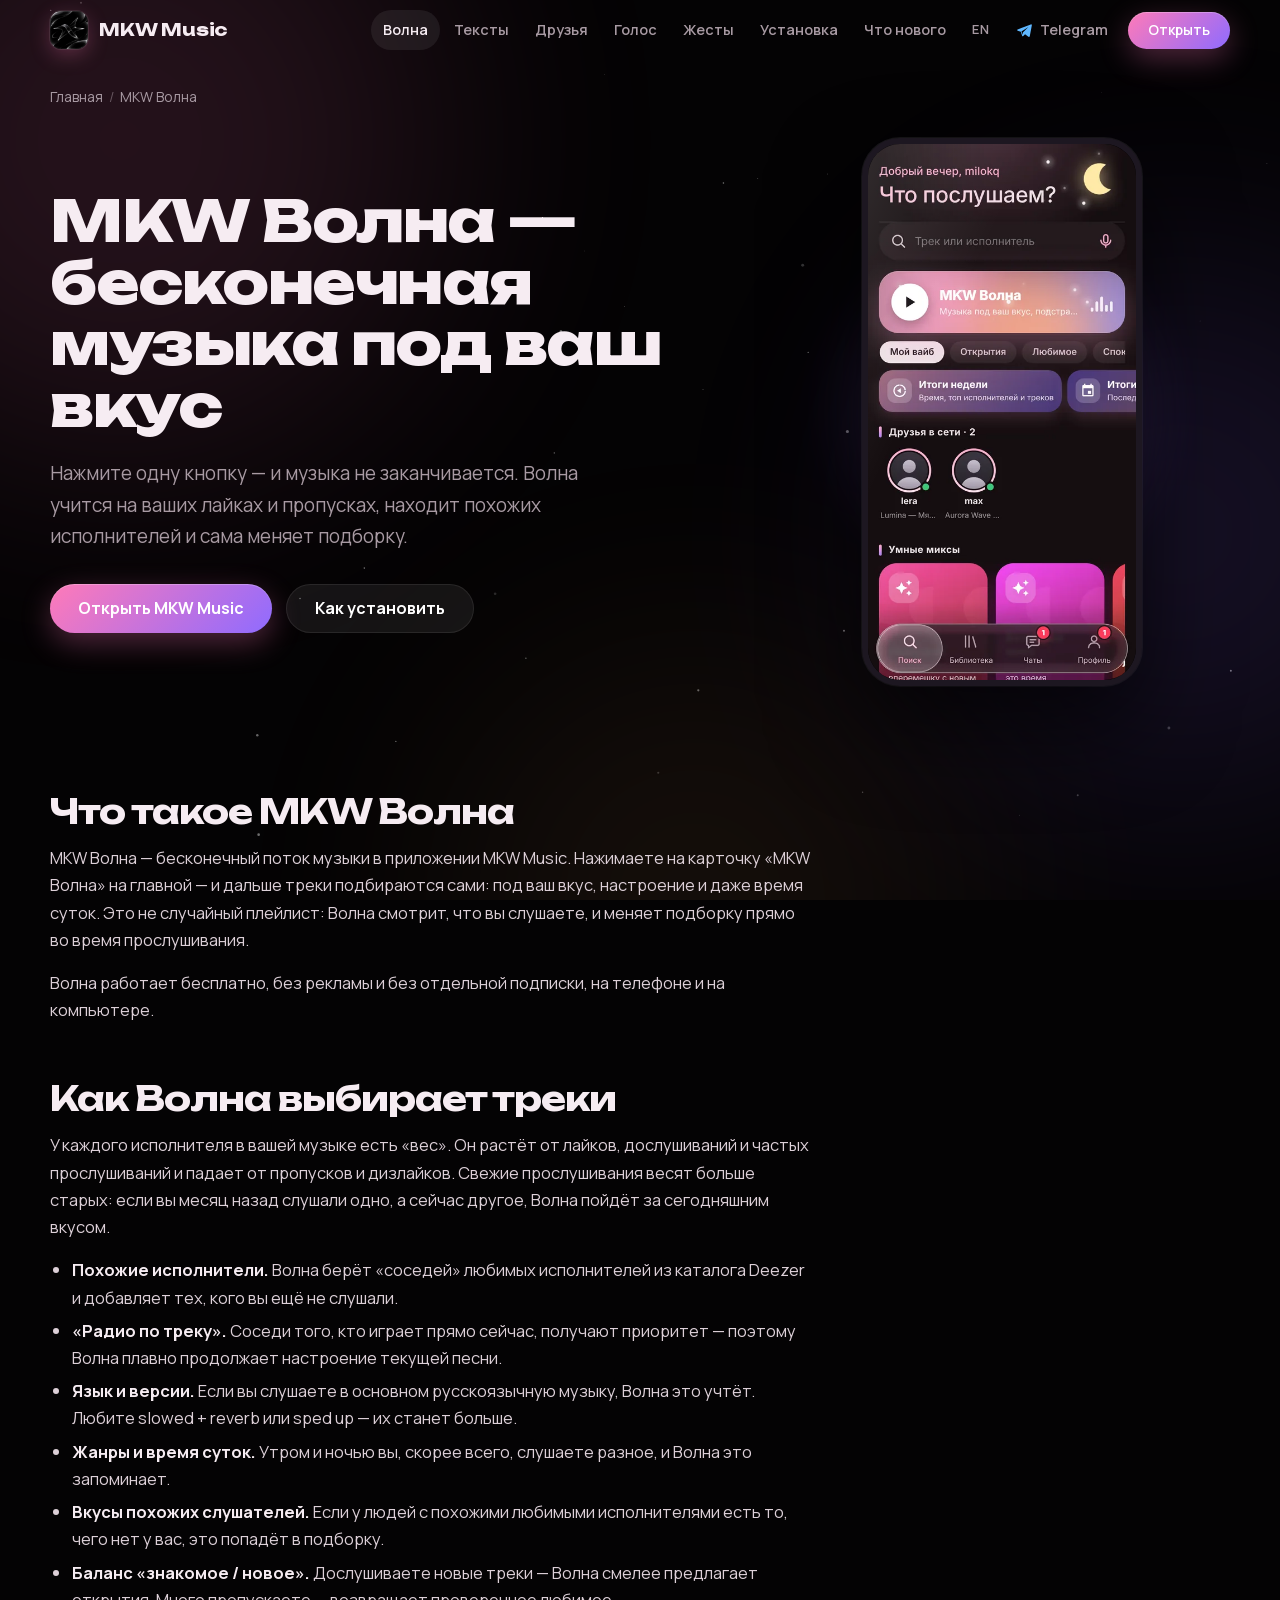
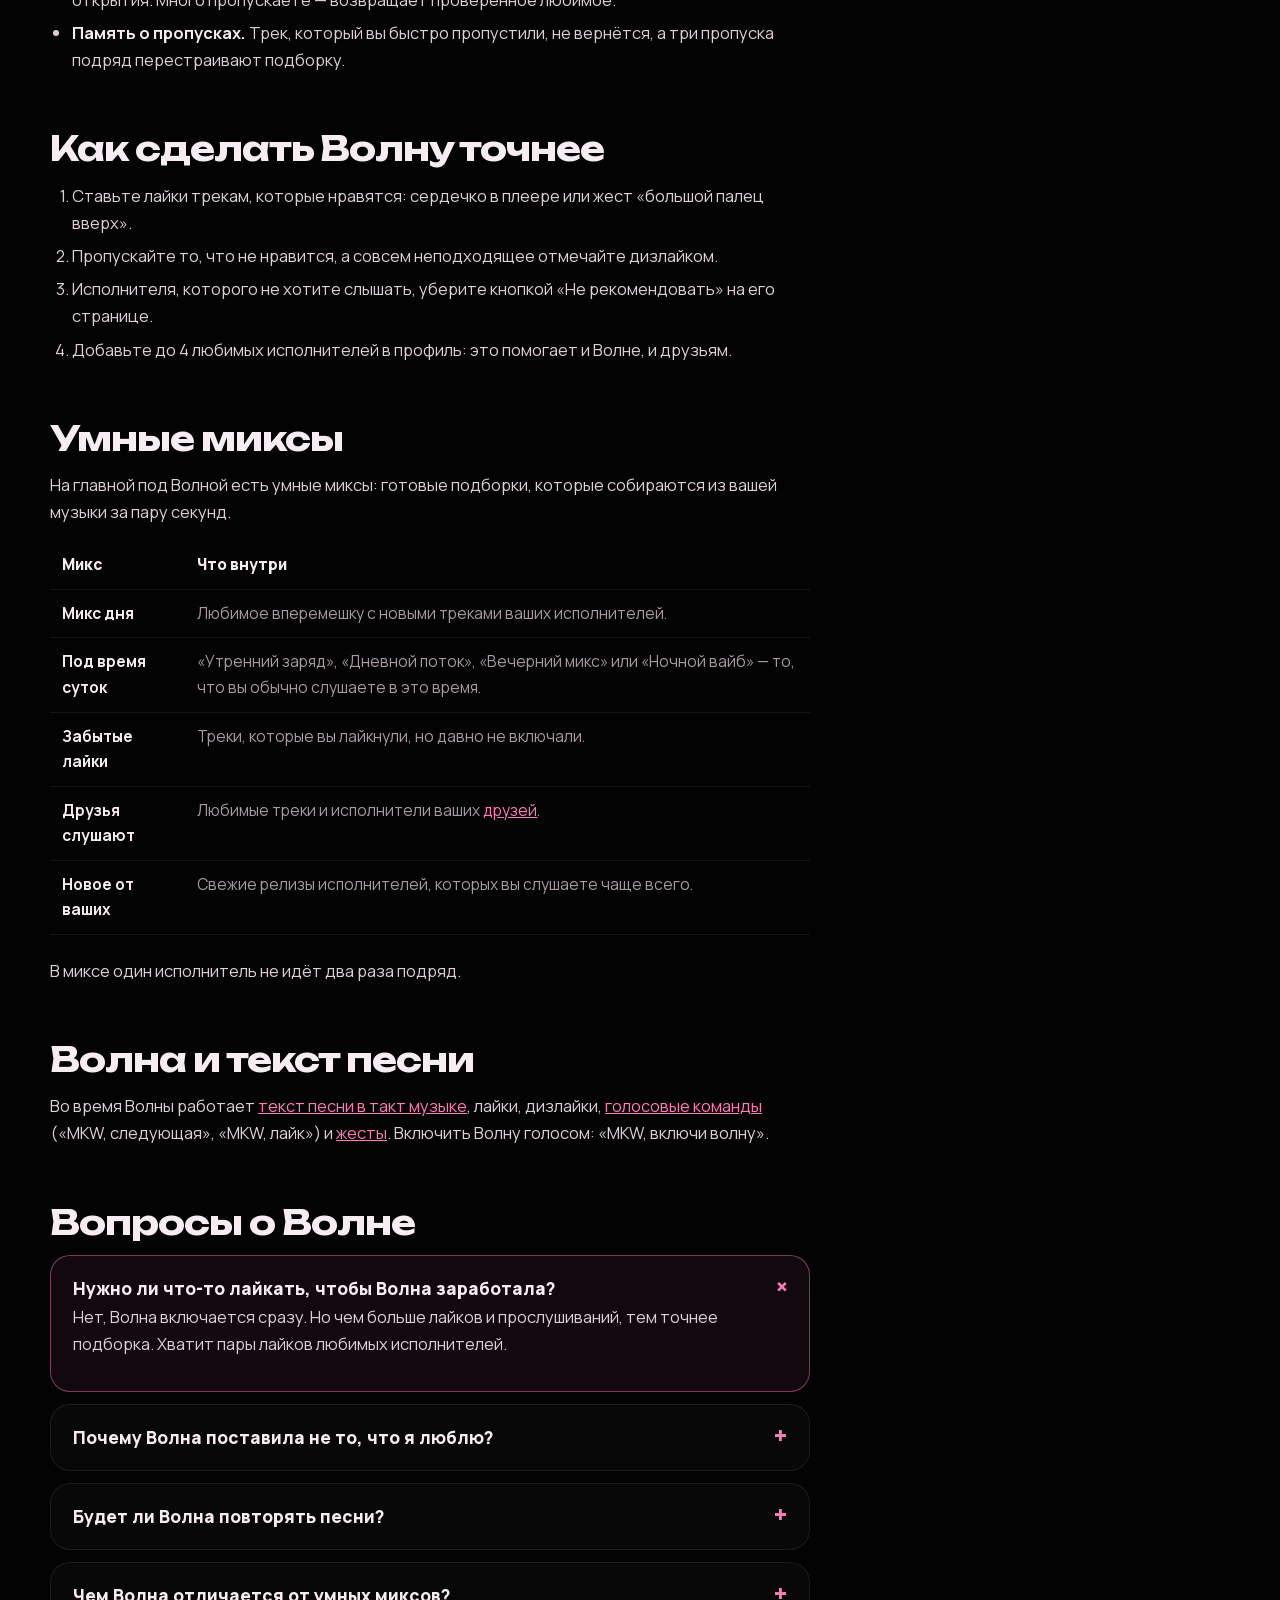
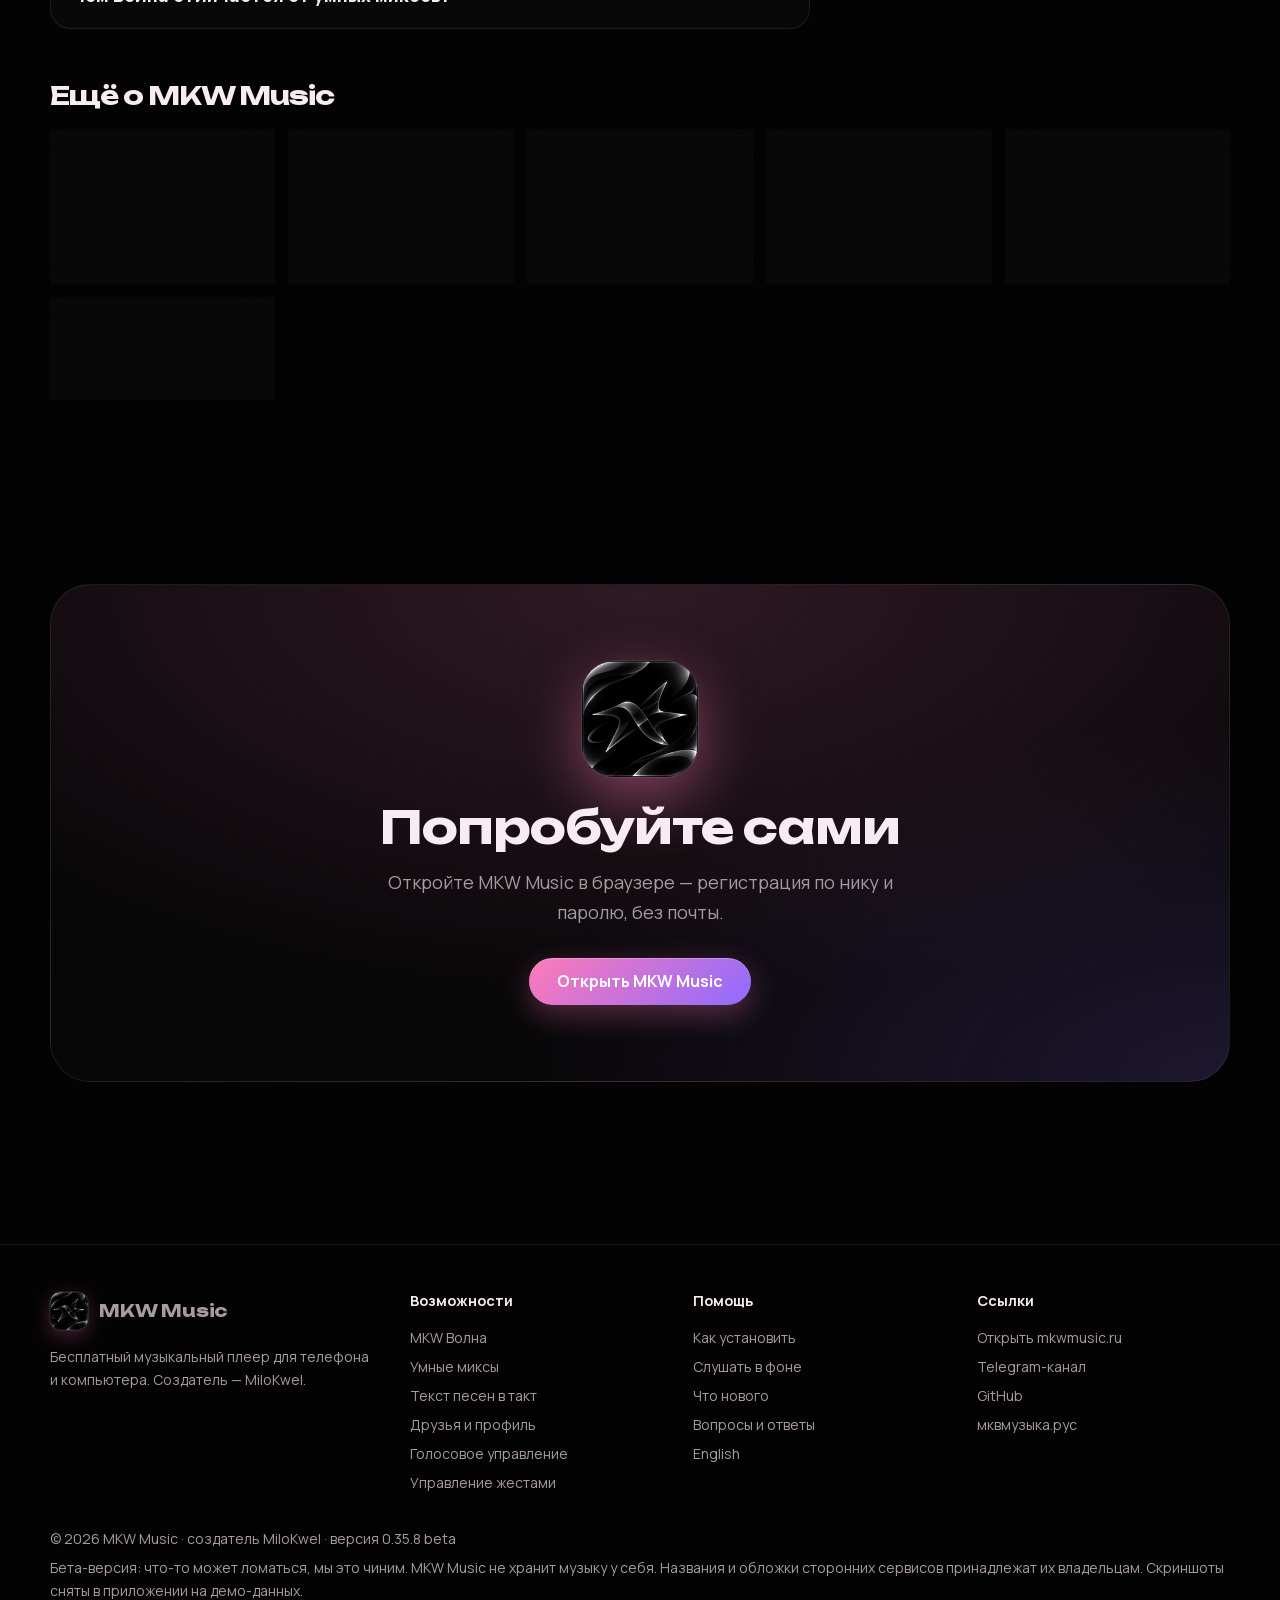
<file: volna/index.html>
<!doctype html>
<html lang="ru">
<head>
<meta charset="utf-8">
<meta name="viewport" content="width=device-width,initial-scale=1,viewport-fit=cover">
<title>MKW Волна — бесконечная музыка под ваш вкус и умные миксы | MKW Music</title>
<meta name="description" content="Как работает MKW Волна: рекомендации по лайкам и истории, похожие исполнители, время суток, память о пропусках. Плюс 5 умных миксов. Бесплатно и без рекламы.">
<meta name="keywords" content="MKW Волна, моя волна, бесконечная музыка, музыкальные рекомендации, умные миксы, микс дня, MKW Music"><link rel="canonical" href="https://xn--80adpkcic0dzd.xn--p1acf/volna/">
<meta name="robots" content="index,follow,max-image-preview:large,max-snippet:-1,max-video-preview:-1">
<meta name="author" content="MiloKwel">
<meta name="theme-color" content="#0d0a0b">
<meta name="color-scheme" content="dark">
<meta name="format-detection" content="telephone=no">
<meta property="og:type" content="article">
<meta property="og:site_name" content="MKW Music">
<meta property="og:title" content="MKW Волна — бесконечная музыка под ваш вкус и умные миксы | MKW Music">
<meta property="og:description" content="Как работает MKW Волна: рекомендации по лайкам и истории, похожие исполнители, время суток, память о пропусках. Плюс 5 умных миксов. Бесплатно и без рекламы.">
<meta property="og:url" content="https://xn--80adpkcic0dzd.xn--p1acf/volna/">
<meta property="og:image" content="https://xn--80adpkcic0dzd.xn--p1acf/img/og.jpg">
<meta property="og:image:width" content="1200">
<meta property="og:image:height" content="630">
<meta property="og:image:alt" content="MKW Music — бесплатный музыкальный плеер">
<meta property="og:locale" content="ru_RU">
<meta name="twitter:card" content="summary_large_image">
<meta name="twitter:title" content="MKW Волна — бесконечная музыка под ваш вкус и умные миксы | MKW Music">
<meta name="twitter:description" content="Как работает MKW Волна: рекомендации по лайкам и истории, похожие исполнители, время суток, память о пропусках. Плюс 5 умных миксов. Бесплатно и без рекламы.">
<meta name="twitter:image" content="https://xn--80adpkcic0dzd.xn--p1acf/img/og.jpg">
<link rel="icon" href="/favicon.ico" sizes="48x48">
<link rel="icon" type="image/png" sizes="96x96" href="/img/fav-96.png">
<link rel="icon" type="image/png" sizes="192x192" href="/img/icon-192.png">
<link rel="apple-touch-icon" href="/apple-touch-icon.png">
<link rel="manifest" href="/site.webmanifest">
<link rel="preload" href="/fonts/unbounded-var.woff" as="font" type="font/woff" crossorigin>
<link rel="preload" href="/fonts/manrope-var.woff" as="font" type="font/woff" crossorigin>
<link rel="stylesheet" href="/site.css?v=6">
<script type="application/ld+json">{"@context":"https://schema.org","@graph":[{"@type":"Organization","@id":"https://mkwmusic.ru/#org","name":"MKW Music","alternateName":["МКВ Музыка","MKW Музыка"],"url":"https://mkwmusic.ru/","logo":{"@type":"ImageObject","url":"https://xn--80adpkcic0dzd.xn--p1acf/img/icon-512.png","width":512,"height":512},"sameAs":["https://xn--80adpkcic0dzd.xn--p1acf/","https://t.me/MKWMusic","https://github.com/milokwela/MKW-Music"],"founder":{"@type":"Person","name":"MiloKwel"}},{"@type":"BreadcrumbList","itemListElement":[{"@type":"ListItem","position":1,"name":"Главная","item":"https://xn--80adpkcic0dzd.xn--p1acf/"},{"@type":"ListItem","position":2,"name":"MKW Волна","item":"https://xn--80adpkcic0dzd.xn--p1acf/volna/"}]},{"@type":"WebPage","@id":"https://xn--80adpkcic0dzd.xn--p1acf/volna/","url":"https://xn--80adpkcic0dzd.xn--p1acf/volna/","name":"MKW Волна — бесконечная музыка под ваш вкус и умные миксы | MKW Music","inLanguage":"ru","isPartOf":{"@type":"WebSite","@id":"https://xn--80adpkcic0dzd.xn--p1acf/#site"},"about":{"@id":"https://mkwmusic.ru/#app"},"dateModified":"2026-11-04"},{"@type":"FAQPage","mainEntity":[{"@type":"Question","name":"Нужно ли что-то лайкать, чтобы Волна заработала?","acceptedAnswer":{"@type":"Answer","text":"Нет, Волна включается сразу. Но чем больше лайков и прослушиваний, тем точнее подборка. Хватит пары лайков любимых исполнителей."}},{"@type":"Question","name":"Почему Волна поставила не то, что я люблю?","acceptedAnswer":{"@type":"Answer","text":"Пропустите трек или нажмите дизлайк — Волна это запомнит. Если пропустить три трека подряд, она сама поменяет подборку. Исполнителя можно убрать совсем кнопкой «Не рекомендовать» на его странице."}},{"@type":"Question","name":"Будет ли Волна повторять песни?","acceptedAnswer":{"@type":"Answer","text":"Песня, которая уже была в этой волне, не вернётся, даже в другой версии (slowed, remix). Один исполнитель встречается не чаще раза в три трека."}},{"@type":"Question","name":"Чем Волна отличается от умных миксов?","acceptedAnswer":{"@type":"Answer","text":"Волна бесконечная и меняется на лету. Микс — готовая подборка на 25–30 треков с одной идеей: «Микс дня», «Забытые лайки» и другие."}}]}]}</script>
</head>
<body>
<a class="skip" href="#content">К содержанию</a>
<canvas id="stars" aria-hidden="true"></canvas>
<div class="aurora" aria-hidden="true"><i></i><i></i><i></i></div>
<svg width="0" height="0" style="position:absolute" aria-hidden="true"><defs>
<symbol id="s-wave" viewBox="0 0 24 24"><path d="M3 12c2-5 4-5 6 0s4 5 6 0 4-5 6 0"/></symbol>
<symbol id="s-hand" viewBox="0 0 24 24"><path d="M8 13V5.5a1.5 1.5 0 0 1 3 0V11m0-4.5a1.5 1.5 0 0 1 3 0V11m0-3a1.5 1.5 0 0 1 3 0v6c0 4-2.5 6-5.5 6S6 18 5 15l-1-3a1.5 1.5 0 0 1 3-1l1 2"/></symbol>
<symbol id="s-search" viewBox="0 0 24 24"><circle cx="11" cy="11" r="6.5"/><path d="m16 16 5 5"/></symbol>
<symbol id="s-palette" viewBox="0 0 24 24"><path d="M12 3a9 9 0 1 0 0 18c1.5 0 2-1 1.5-2s0-2.5 1.5-2.5H17a4 4 0 0 0 4-4C21 6.5 17 3 12 3z"/><circle cx="7.5" cy="11" r="1"/><circle cx="11" cy="7.5" r="1"/><circle cx="15.5" cy="8.5" r="1"/></symbol>
<symbol id="s-heart" viewBox="0 0 24 24"><path d="M12 20s-8-4.8-8-10.5A4.5 4.5 0 0 1 12 7.3 4.5 4.5 0 0 1 20 9.5C20 15.2 12 20 12 20z"/></symbol>
<symbol id="s-heart-off" viewBox="0 0 24 24"><path d="M12 20s-8-4.8-8-10.5A4.5 4.5 0 0 1 12 7.3 4.5 4.5 0 0 1 20 9.5C20 15.2 12 20 12 20z"/><path d="M4 4l16 16"/></symbol>
<symbol id="s-next" viewBox="0 0 24 24"><path d="M6 5l9 7-9 7zM18 5v14"/></symbol>
<symbol id="s-prev" viewBox="0 0 24 24"><path d="M18 5l-9 7 9 7zM6 5v14"/></symbol>
<symbol id="s-up" viewBox="0 0 24 24"><path d="M7 11v9H4v-9zM7 11l4-7c1.5 0 2.5 1 2.5 2.5V9H19a2 2 0 0 1 2 2.3l-1 6A2 2 0 0 1 18 19H7"/></symbol>
<symbol id="s-down" viewBox="0 0 24 24"><path d="M7 13V4H4v9zM7 13l4 7c1.5 0 2.5-1 2.5-2.5V15H19a2 2 0 0 0 2-2.3l-1-6A2 2 0 0 0 18 5H7"/></symbol>
<symbol id="s-pause" viewBox="0 0 24 24"><path d="M8 5v14M16 5v14"/></symbol>
<symbol id="s-play" viewBox="0 0 24 24"><path d="M7 4.5l12 7.5-12 7.5z"/></symbol>
<symbol id="s-volm" viewBox="0 0 24 24"><path d="M4 9v6h4l5 4V5L8 9zM17 9.5a4 4 0 0 1 0 5"/></symbol>
<symbol id="s-volp" viewBox="0 0 24 24"><path d="M4 9v6h4l5 4V5L8 9zM16.5 8a5.5 5.5 0 0 1 0 8M19 5.5a9 9 0 0 1 0 13"/></symbol>
<symbol id="s-mic" viewBox="0 0 24 24"><rect x="9" y="3" width="6" height="12" rx="3"/><path d="M5 11a7 7 0 0 0 14 0M12 18v3"/></symbol>
<symbol id="s-user" viewBox="0 0 24 24"><circle cx="12" cy="8" r="4"/><path d="M4 21c1-4.5 4-6 8-6s7 1.5 8 6"/></symbol>
<symbol id="s-users" viewBox="0 0 24 24"><circle cx="9" cy="8" r="3.5"/><path d="M2.5 20c.8-3.8 3.3-5.5 6.5-5.5s5.7 1.7 6.5 5.5"/><circle cx="17" cy="9" r="2.8"/><path d="M16.5 14.5c2.8.2 4.4 1.9 5 5"/></symbol>
<symbol id="s-text" viewBox="0 0 24 24"><path d="M4 6h16M4 11h16M4 16h10"/><circle cx="18.5" cy="17.5" r="2.5"/><path d="M21 17.5V10"/></symbol>
<symbol id="s-trophy" viewBox="0 0 24 24"><path d="M8 4h8v5a4 4 0 0 1-8 0zM8 6H5a3 3 0 0 0 3 4M16 6h3a3 3 0 0 1-3 4M12 13v4M8.5 20h7M10 17h4"/></symbol>
<symbol id="s-sparkle" viewBox="0 0 24 24"><path d="M12 3l1.8 5.2L19 10l-5.2 1.8L12 17l-1.8-5.2L5 10l5.2-1.8zM19 16l.8 2.2L22 19l-2.2.8L19 22l-.8-2.2L16 19l2.2-.8z"/></symbol>
<symbol id="s-moon" viewBox="0 0 24 24"><path d="M20 14.5A8.5 8.5 0 1 1 9.5 4a7 7 0 0 0 10.5 10.5z"/></symbol>
<symbol id="s-voice" viewBox="0 0 24 24"><path d="M4 10v4M8 7v10M12 4v16M16 7v10M20 10v4"/></symbol>
<symbol id="s-share" viewBox="0 0 24 24"><circle cx="18" cy="5" r="2.5"/><circle cx="6" cy="12" r="2.5"/><circle cx="18" cy="19" r="2.5"/><path d="M8.2 10.8l7.6-4.4M8.2 13.2l7.6 4.4"/></symbol>
<symbol id="s-copy" viewBox="0 0 24 24"><rect x="8" y="8" width="12" height="12" rx="2.5"/><path d="M16 8V6a2 2 0 0 0-2-2H6a2 2 0 0 0-2 2v8a2 2 0 0 0 2 2h2"/></symbol>
<symbol id="s-down2" viewBox="0 0 24 24"><path d="M12 4v11M7 11l5 5 5-5M5 20h14"/></symbol>
<symbol id="s-arrow" viewBox="0 0 24 24"><path d="M5 12h14M13 6l6 6-6 6"/></symbol>
<symbol id="s-phone" viewBox="0 0 24 24"><rect x="6.5" y="2.5" width="11" height="19" rx="3"/><path d="M10.5 18.5h3"/></symbol>
<symbol id="s-desk" viewBox="0 0 24 24"><rect x="3" y="4" width="18" height="12" rx="2"/><path d="M8 20h8M12 16v4"/></symbol>
<symbol id="s-shazam" viewBox="0 0 24 24"><circle cx="12" cy="12" r="9"/><path d="M9 9.5c0-1.5 1.3-2.5 3-2.5M15 14.5c0 1.5-1.3 2.5-3 2.5M8 12h8"/></symbol>
<symbol id="s-tg" viewBox="0 0 24 24"><path d="M21 4.5L3.5 11.3c-.9.4-.9 1.3 0 1.6l4.3 1.4 1.7 5.2c.2.7 1 .9 1.5.4l2.4-2.2 4.5 3.3c.7.5 1.6.1 1.8-.7L22.4 6c.3-1.2-.4-1.9-1.4-1.5zM8.6 13.9l9.3-6-7.4 7.3-.3 3.2z" fill="currentColor" stroke="none"/></symbol>
<symbol id="s-sticker" viewBox="0 0 24 24"><path d="M20 12.5V7a3 3 0 0 0-3-3H7a3 3 0 0 0-3 3v10a3 3 0 0 0 3 3h5.5zM12.5 20c0-4.1 3.4-7.5 7.5-7.5"/><circle cx="9" cy="10" r="1"/><circle cx="15" cy="10" r="1"/></symbol>
<symbol id="s-call" viewBox="0 0 24 24"><path d="M6.6 10.8a15.1 15.1 0 0 0 6.6 6.6l2.2-2.2a1 1 0 0 1 1-.25 11.4 11.4 0 0 0 3.6.57 1 1 0 0 1 1 1V20a1 1 0 0 1-1 1A17 17 0 0 1 3 4a1 1 0 0 1 1-1h3.5a1 1 0 0 1 1 1c0 1.25.2 2.45.57 3.57a1 1 0 0 1-.25 1z"/></symbol>
<symbol id="s-bolt" viewBox="0 0 24 24"><path d="M13 3L5 13.5h6L10 21l8-10.5h-6z"/></symbol>
</defs></svg>
<header class="top" id="top">
  <div class="wrap bar">
    <a class="brand" href="/"><img src="/img/logo-128.webp" alt="" width="38" height="38">MKW Music</a>
    <button class="burger" type="button" aria-label="Меню" aria-expanded="false" aria-controls="mainnav"><svg viewBox="0 0 24 24"><path d="M4 7h16M4 12h16M4 17h16"/></svg></button>
    <nav class="main" id="mainnav" aria-label="Разделы"><a href="/volna/" class="" aria-current=page>Волна</a><a href="/teksty-pesen/" class="">Тексты</a><a href="/druzya/" class="">Друзья</a><a href="/golos/" class="hide-md">Голос</a><a href="/zhesty/" class="hide-md">Жесты</a><a href="/ustanovka/" class="">Установка</a><a href="/novoe/" class="">Что нового</a><a class="lang" href="/en/" hreflang="en" lang="en">EN</a><a class="tgl" href="https://t.me/MKWMusic" target="_blank" rel="noopener" aria-label="Telegram-канал MKW Music"><svg viewBox="0 0 24 24"><use href="#s-tg"/></svg><span>Telegram</span></a><a class="btn sm" href="https://mkwmusic.ru">Открыть</a></nav>
  </div>
</header>
<main id="content">
<div class="wrap"><ol class="crumbs"><li><a href="/">Главная</a></li><li aria-current="page">MKW Волна</li></ol>
<div class="phero"><div><h1>MKW Волна — бесконечная музыка под ваш вкус</h1><p class="lead">Нажмите одну кнопку — и музыка не заканчивается. Волна учится на ваших лайках и пропусках, находит похожих исполнителей и сама меняет подборку.</p>
<div class="cta"><a class="btn" href="https://mkwmusic.ru">Открыть MKW Music</a><a class="btn ghost" href="/ustanovka/">Как установить</a></div></div>
<div class="vis"><div class="glow"></div><div class="ph "><img src="/img/home.webp" alt="Карточка MKW Волна и умные миксы на главной" width="480" height="960" fetchpriority="high"></div></div></div>
<div class="prose">
<h2>Что такое MKW Волна</h2>
<p>MKW Волна — бесконечный поток музыки в приложении MKW Music. Нажимаете на карточку «MKW Волна» на главной — и дальше треки подбираются сами: под ваш вкус, настроение и даже время суток. Это не случайный плейлист: Волна смотрит, что вы слушаете, и меняет подборку прямо во время прослушивания.</p>
<p>Волна работает бесплатно, без рекламы и без отдельной подписки, на телефоне и на компьютере.</p>

<h2>Как Волна выбирает треки</h2>
<p>У каждого исполнителя в вашей музыке есть «вес». Он растёт от лайков, дослушиваний и частых прослушиваний и падает от пропусков и дизлайков. Свежие прослушивания весят больше старых: если вы месяц назад слушали одно, а сейчас другое, Волна пойдёт за сегодняшним вкусом.</p>
<ul>
<li><b>Похожие исполнители.</b> Волна берёт «соседей» любимых исполнителей из каталога Deezer и добавляет тех, кого вы ещё не слушали.</li>
<li><b>«Радио по треку».</b> Соседи того, кто играет прямо сейчас, получают приоритет — поэтому Волна плавно продолжает настроение текущей песни.</li>
<li><b>Язык и версии.</b> Если вы слушаете в основном русскоязычную музыку, Волна это учтёт. Любите slowed + reverb или sped up — их станет больше.</li>
<li><b>Жанры и время суток.</b> Утром и ночью вы, скорее всего, слушаете разное, и Волна это запоминает.</li>
<li><b>Вкусы похожих слушателей.</b> Если у людей с похожими любимыми исполнителями есть то, чего нет у вас, это попадёт в подборку.</li>
<li><b>Баланс «знакомое / новое».</b> Дослушиваете новые треки — Волна смелее предлагает открытия. Много пропускаете — возвращает проверенное любимое.</li>
<li><b>Память о пропусках.</b> Трек, который вы быстро пропустили, не вернётся, а три пропуска подряд перестраивают подборку.</li>
</ul>

<h2>Как сделать Волну точнее</h2>
<ol>
<li>Ставьте лайки трекам, которые нравятся: сердечко в плеере или жест «большой палец вверх».</li>
<li>Пропускайте то, что не нравится, а совсем неподходящее отмечайте дизлайком.</li>
<li>Исполнителя, которого не хотите слышать, уберите кнопкой «Не рекомендовать» на его странице.</li>
<li>Добавьте до 4 любимых исполнителей в профиль: это помогает и Волне, и друзьям.</li>
</ol>

<h2 id="miksy">Умные миксы</h2>
<p>На главной под Волной есть умные миксы: готовые подборки, которые собираются из вашей музыки за пару секунд.</p>
<table><thead><tr><th>Микс</th><th>Что внутри</th></tr></thead><tbody>
<tr><td><b>Микс дня</b></td><td>Любимое вперемешку с новыми треками ваших исполнителей.</td></tr>
<tr><td><b>Под время суток</b></td><td>«Утренний заряд», «Дневной поток», «Вечерний микс» или «Ночной вайб» — то, что вы обычно слушаете в это время.</td></tr>
<tr><td><b>Забытые лайки</b></td><td>Треки, которые вы лайкнули, но давно не включали.</td></tr>
<tr><td><b>Друзья слушают</b></td><td>Любимые треки и исполнители ваших <a href="/druzya/">друзей</a>.</td></tr>
<tr><td><b>Новое от ваших</b></td><td>Свежие релизы исполнителей, которых вы слушаете чаще всего.</td></tr>
</tbody></table>
<p>В миксе один исполнитель не идёт два раза подряд.</p>

<h2>Волна и текст песни</h2>
<p>Во время Волны работает <a href="/teksty-pesen/">текст песни в такт музыке</a>, лайки, дизлайки, <a href="/golos/">голосовые команды</a> («MKW, следующая», «MKW, лайк») и <a href="/zhesty/">жесты</a>. Включить Волну голосом: «MKW, включи волну».</p>

<h2>Вопросы о Волне</h2>
<details open><summary>Нужно ли что-то лайкать, чтобы Волна заработала?</summary><p>Нет, Волна включается сразу. Но чем больше лайков и прослушиваний, тем точнее подборка. Хватит пары лайков любимых исполнителей.</p></details>
<details><summary>Почему Волна поставила не то, что я люблю?</summary><p>Пропустите трек или нажмите дизлайк — Волна это запомнит. Если пропустить три трека подряд, она сама поменяет подборку. Исполнителя можно убрать совсем кнопкой «Не рекомендовать» на его странице.</p></details>
<details><summary>Будет ли Волна повторять песни?</summary><p>Песня, которая уже была в этой волне, не вернётся, даже в другой версии (slowed, remix). Один исполнитель встречается не чаще раза в три трека.</p></details>
<details><summary>Чем Волна отличается от умных миксов?</summary><p>Волна бесконечная и меняется на лету. Микс — готовая подборка на 25–30 треков с одной идеей: «Микс дня», «Забытые лайки» и другие.</p></details></div></div>
<section style="padding-top:40px"><div class="wrap"><h2 style="font-size:26px">Ещё о MKW Music</h2><div class="rel"><a class="card" href="/teksty-pesen/"><h3>Текст песен в такт</h3><p>Строки идут вместе с музыкой</p></a><a class="card" href="/druzya/"><h3>Друзья и профиль</h3><p>Кто в сети, что слушает, Топ и достижения</p></a><a class="card" href="/golos/"><h3>Голосовое управление</h3><p>«MKW, следующая» — и трек переключён</p></a><a class="card" href="/zhesty/"><h3>Жесты</h3><p>Девять жестов камерой, без касаний</p></a><a class="card" href="/ustanovka/"><h3>Установка</h3><p>Android, iPhone и компьютер за минуту</p></a><a class="card" href="/novoe/"><h3>Что нового</h3><p>История всех обновлений</p></a></div></div></section>
<section><div class="wrap"><div class="final rv">
<img src="/img/icon-192.png" alt="Логотип MKW Music" width="116" height="116" loading="lazy">
<h2>Попробуйте сами</h2><p>Откройте MKW Music в браузере — регистрация по нику и паролю, без почты.</p>
<a class="btn" href="https://mkwmusic.ru">Открыть MKW Music</a></div></div></section>
</main>
<footer><div class="wrap">
  <div class="fgrid">
    <div><a class="brand" href="/"><img src="/img/logo-128.webp" alt="" width="38" height="38" loading="lazy">MKW Music</a>
      <div>Бесплатный музыкальный плеер для телефона и компьютера. Создатель — MiloKwel.</div></div>
    <div><b>Возможности</b><a href="/volna/">MKW Волна</a><a href="/volna/#miksy">Умные миксы</a><a href="/teksty-pesen/">Текст песен в такт</a><a href="/druzya/">Друзья и профиль</a><a href="/golos/">Голосовое управление</a><a href="/zhesty/">Управление жестами</a></div>
    <div><b>Помощь</b><a href="/ustanovka/">Как установить</a><a href="/ustanovka/#fon">Слушать в фоне</a><a href="/novoe/">Что нового</a><a href="/#faq">Вопросы и ответы</a><a href="/en/" hreflang="en" lang="en">English</a></div>
    <div><b>Ссылки</b><a href="https://mkwmusic.ru">Открыть mkwmusic.ru</a><a href="https://t.me/MKWMusic" rel="noopener">Telegram-канал</a><a href="https://github.com/milokwela/MKW-Music" rel="noopener">GitHub</a><a href="/">мквмузыка.рус</a></div>
  </div>
  <div>© 2026 MKW Music · создатель MiloKwel · версия 0.35.8 beta</div>
  <div style="margin-top:6px">Бета-версия: что-то может ломаться, мы это чиним. MKW Music не хранит музыку у себя. Названия и обложки сторонних сервисов принадлежат их владельцам. Скриншоты сняты в приложении на демо-данных.</div>
</div></footer>
<script src="/site.js?v=6" defer></script>
</body>
</html>
</file>
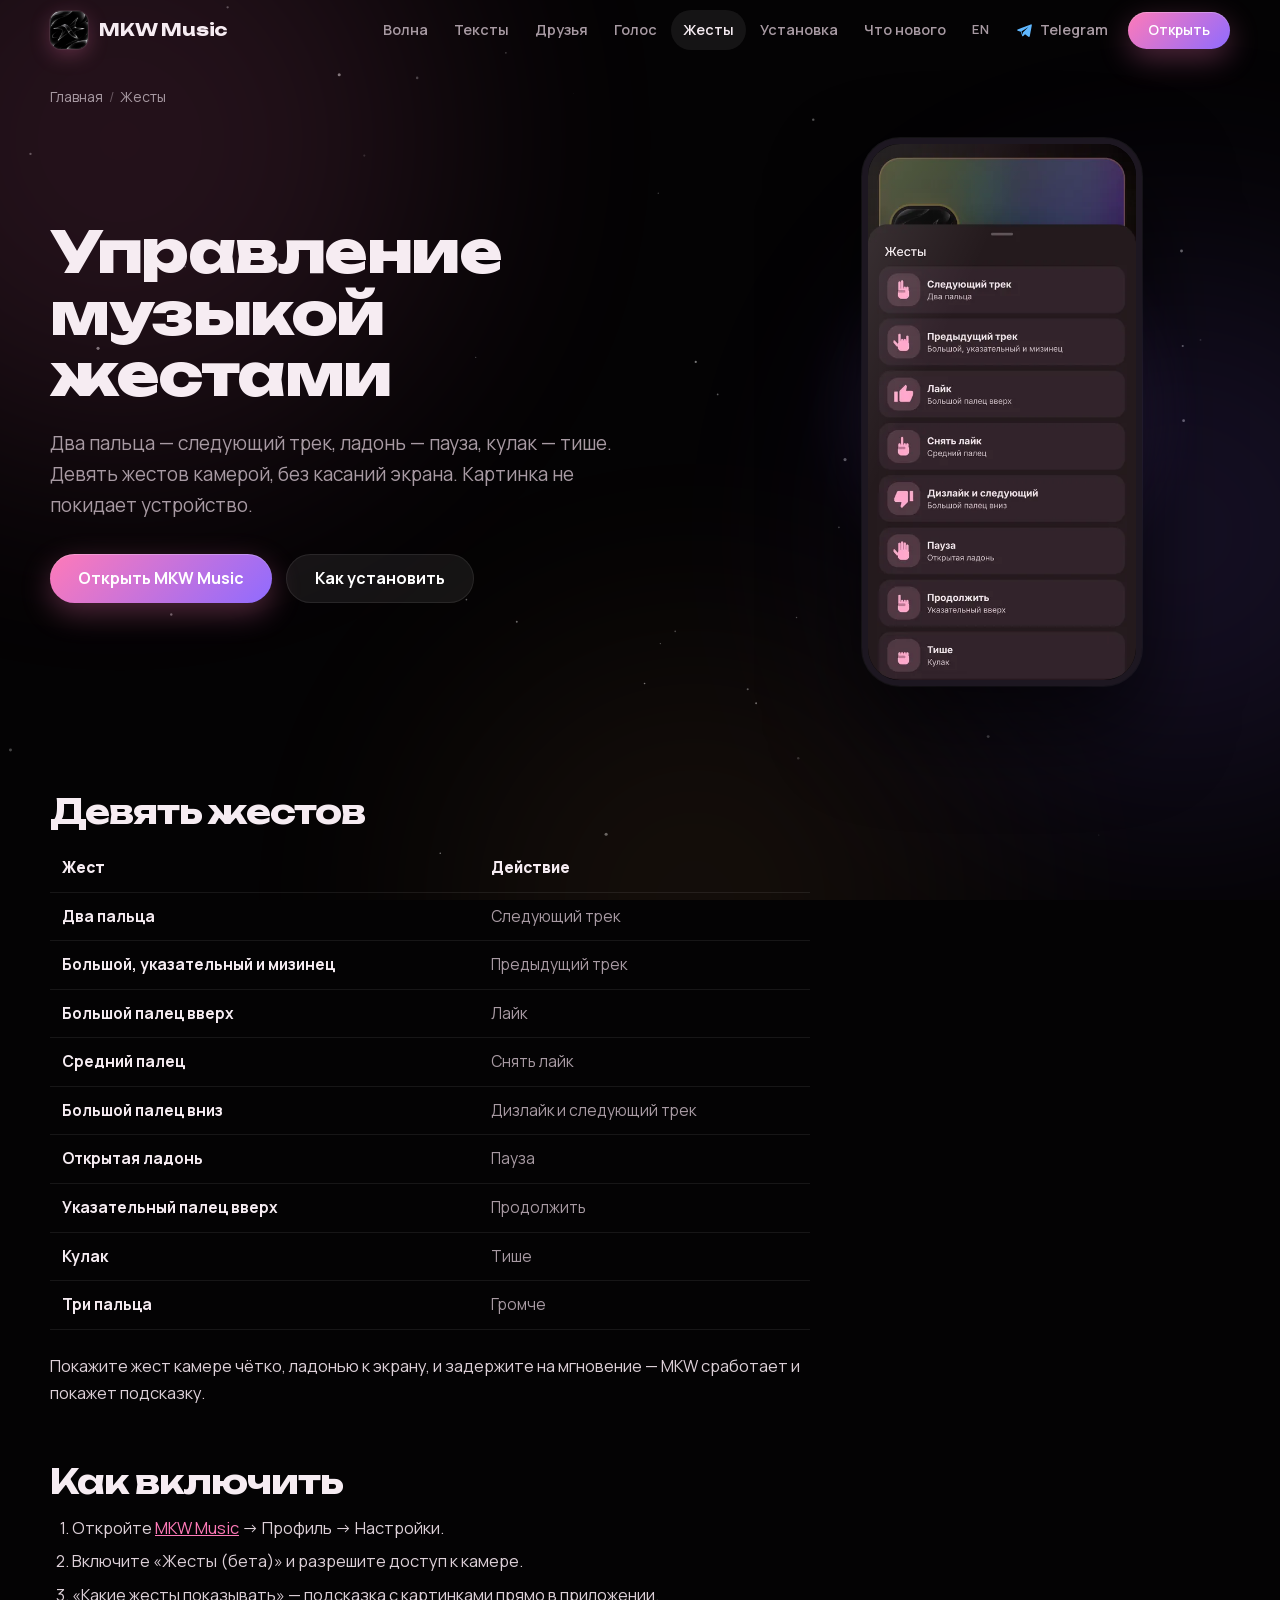
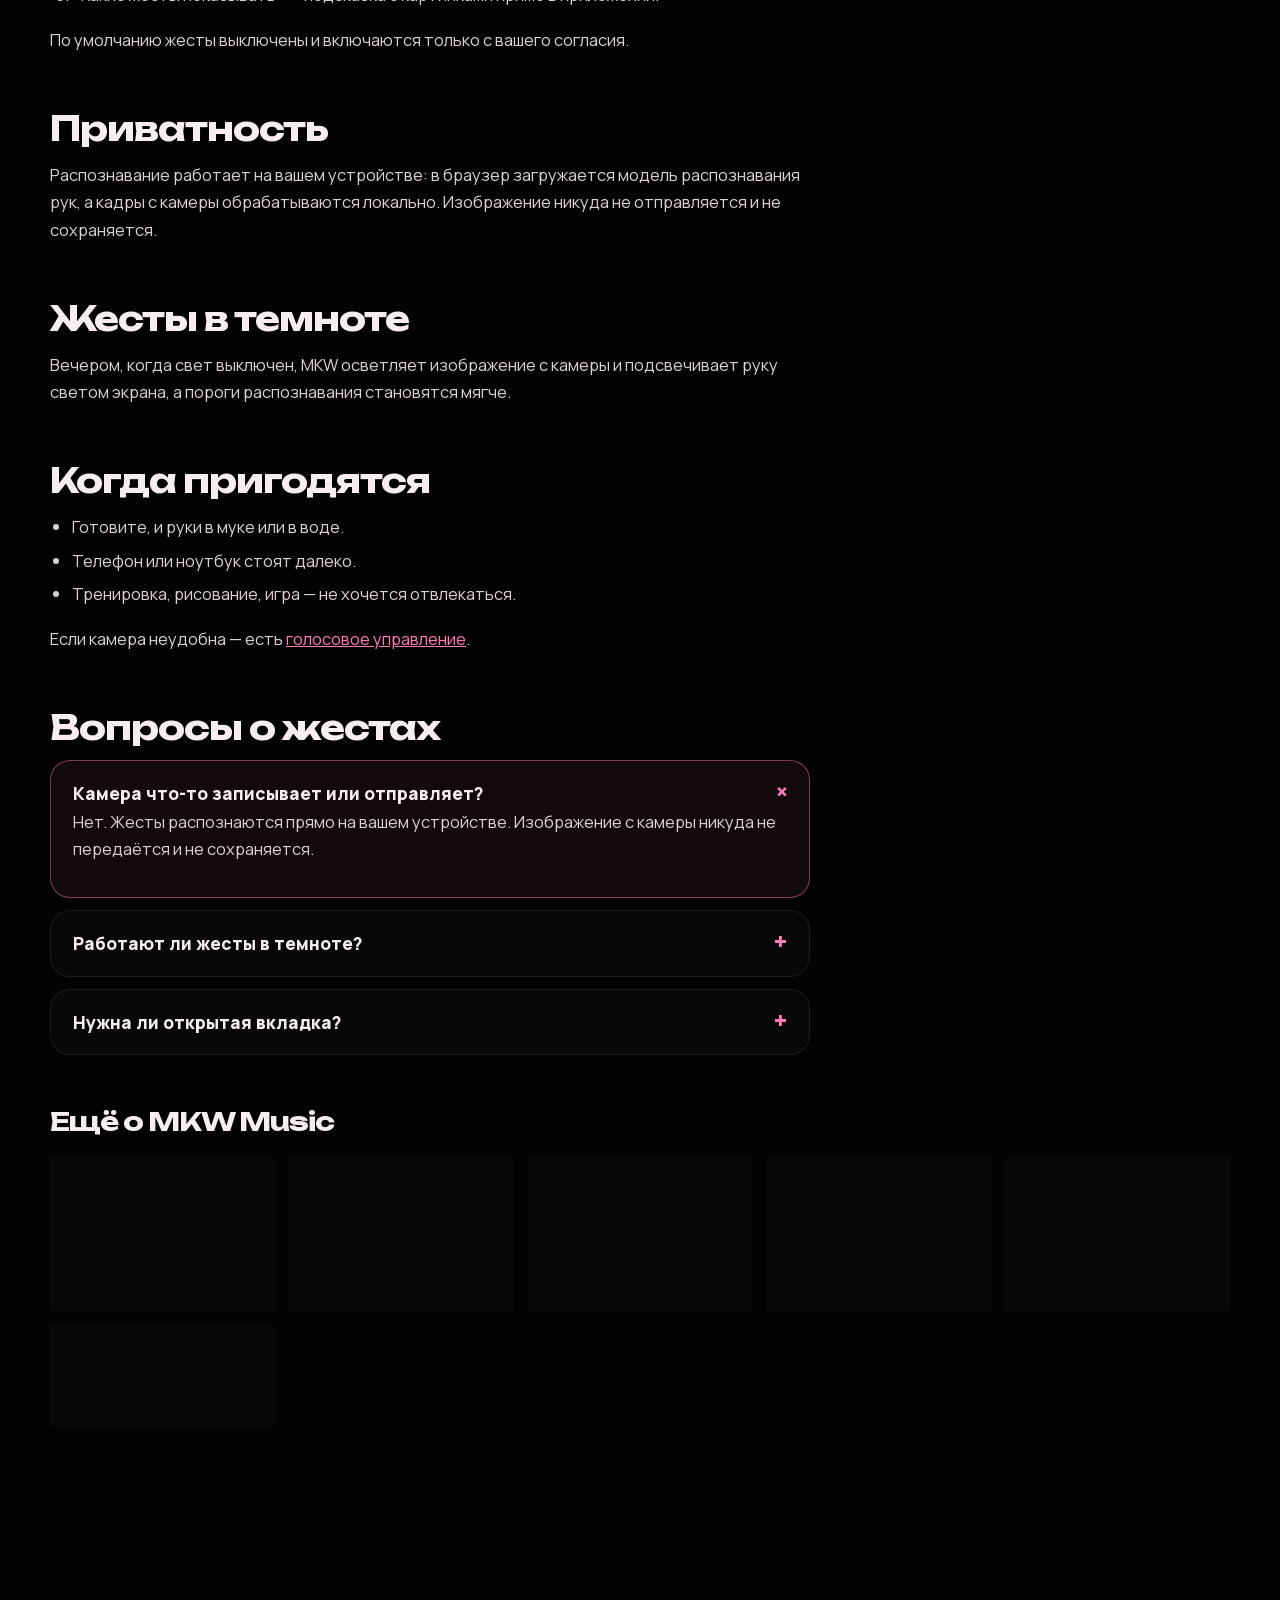
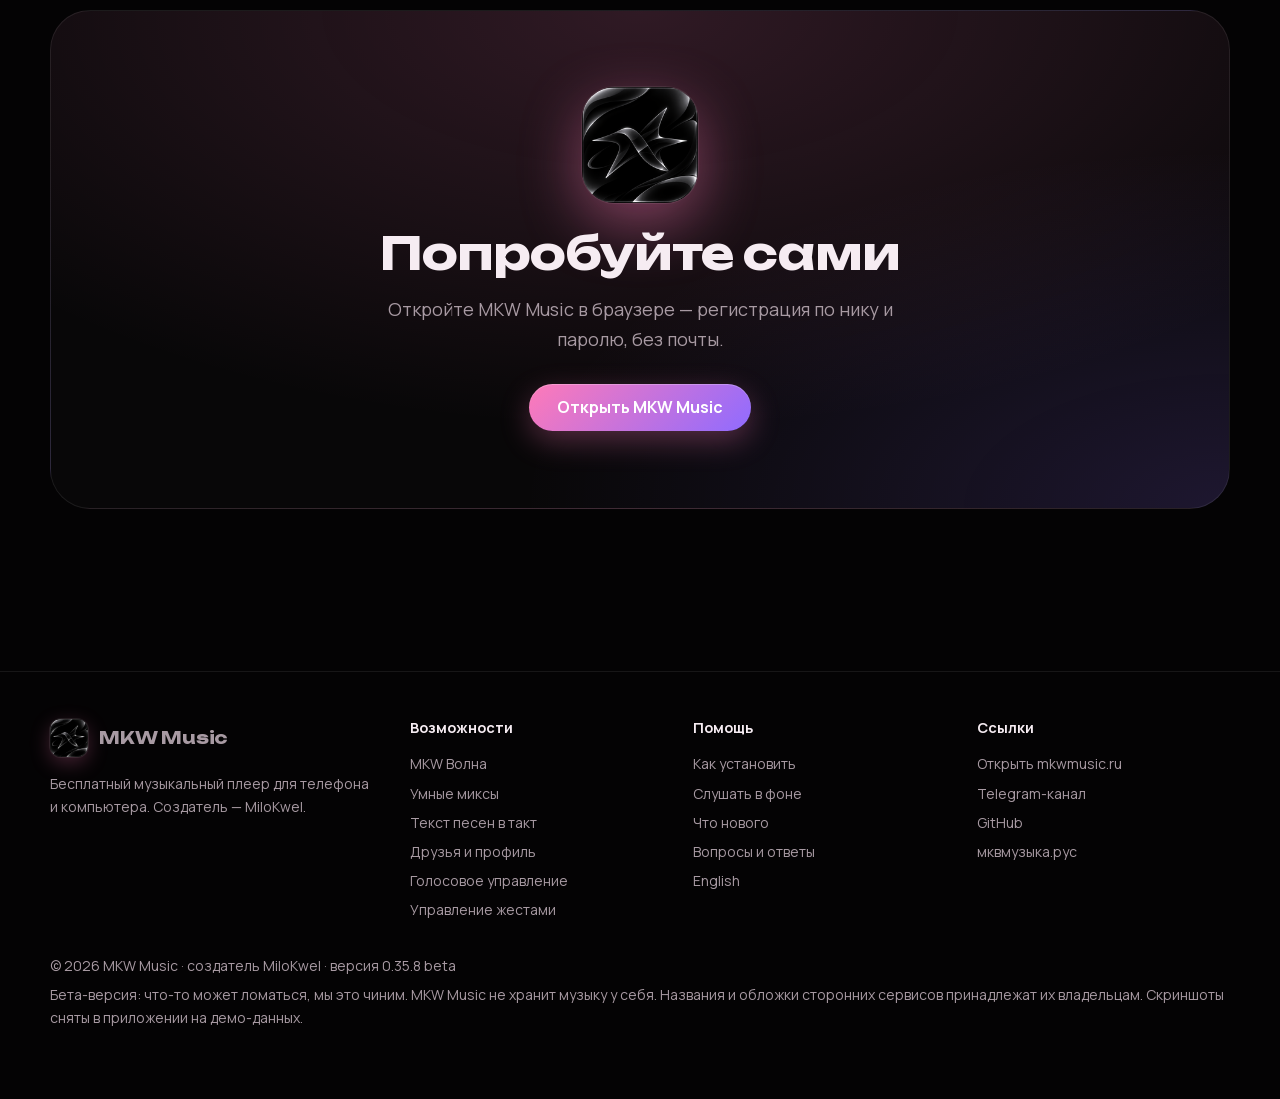
<file: zhesty/index.html>
<!doctype html>
<html lang="ru">
<head>
<meta charset="utf-8">
<meta name="viewport" content="width=device-width,initial-scale=1,viewport-fit=cover">
<title>Управление музыкой жестами через камеру — 9 жестов | MKW Music</title>
<meta name="description" content="Переключайте треки жестами: два пальца — следующий, ладонь — пауза, кулак — тише. 9 жестов, работает в темноте, камера обрабатывается на устройстве.">
<meta name="keywords" content="управление музыкой жестами, жесты камерой, переключить трек жестом, бесконтактное управление, MKW Music"><link rel="canonical" href="https://xn--80adpkcic0dzd.xn--p1acf/zhesty/">
<meta name="robots" content="index,follow,max-image-preview:large,max-snippet:-1,max-video-preview:-1">
<meta name="author" content="MiloKwel">
<meta name="theme-color" content="#0d0a0b">
<meta name="color-scheme" content="dark">
<meta name="format-detection" content="telephone=no">
<meta property="og:type" content="article">
<meta property="og:site_name" content="MKW Music">
<meta property="og:title" content="Управление музыкой жестами через камеру — 9 жестов | MKW Music">
<meta property="og:description" content="Переключайте треки жестами: два пальца — следующий, ладонь — пауза, кулак — тише. 9 жестов, работает в темноте, камера обрабатывается на устройстве.">
<meta property="og:url" content="https://xn--80adpkcic0dzd.xn--p1acf/zhesty/">
<meta property="og:image" content="https://xn--80adpkcic0dzd.xn--p1acf/img/og.jpg">
<meta property="og:image:width" content="1200">
<meta property="og:image:height" content="630">
<meta property="og:image:alt" content="MKW Music — бесплатный музыкальный плеер">
<meta property="og:locale" content="ru_RU">
<meta name="twitter:card" content="summary_large_image">
<meta name="twitter:title" content="Управление музыкой жестами через камеру — 9 жестов | MKW Music">
<meta name="twitter:description" content="Переключайте треки жестами: два пальца — следующий, ладонь — пауза, кулак — тише. 9 жестов, работает в темноте, камера обрабатывается на устройстве.">
<meta name="twitter:image" content="https://xn--80adpkcic0dzd.xn--p1acf/img/og.jpg">
<link rel="icon" href="/favicon.ico" sizes="48x48">
<link rel="icon" type="image/png" sizes="96x96" href="/img/fav-96.png">
<link rel="icon" type="image/png" sizes="192x192" href="/img/icon-192.png">
<link rel="apple-touch-icon" href="/apple-touch-icon.png">
<link rel="manifest" href="/site.webmanifest">
<link rel="preload" href="/fonts/unbounded-var.woff" as="font" type="font/woff" crossorigin>
<link rel="preload" href="/fonts/manrope-var.woff" as="font" type="font/woff" crossorigin>
<link rel="stylesheet" href="/site.css?v=6">
<script type="application/ld+json">{"@context":"https://schema.org","@graph":[{"@type":"Organization","@id":"https://mkwmusic.ru/#org","name":"MKW Music","alternateName":["МКВ Музыка","MKW Музыка"],"url":"https://mkwmusic.ru/","logo":{"@type":"ImageObject","url":"https://xn--80adpkcic0dzd.xn--p1acf/img/icon-512.png","width":512,"height":512},"sameAs":["https://xn--80adpkcic0dzd.xn--p1acf/","https://t.me/MKWMusic","https://github.com/milokwela/MKW-Music"],"founder":{"@type":"Person","name":"MiloKwel"}},{"@type":"BreadcrumbList","itemListElement":[{"@type":"ListItem","position":1,"name":"Главная","item":"https://xn--80adpkcic0dzd.xn--p1acf/"},{"@type":"ListItem","position":2,"name":"Жесты","item":"https://xn--80adpkcic0dzd.xn--p1acf/zhesty/"}]},{"@type":"WebPage","@id":"https://xn--80adpkcic0dzd.xn--p1acf/zhesty/","url":"https://xn--80adpkcic0dzd.xn--p1acf/zhesty/","name":"Управление музыкой жестами через камеру — 9 жестов | MKW Music","inLanguage":"ru","isPartOf":{"@type":"WebSite","@id":"https://xn--80adpkcic0dzd.xn--p1acf/#site"},"about":{"@id":"https://mkwmusic.ru/#app"},"dateModified":"2026-11-04"},{"@type":"FAQPage","mainEntity":[{"@type":"Question","name":"Камера что-то записывает или отправляет?","acceptedAnswer":{"@type":"Answer","text":"Нет. Жесты распознаются прямо на вашем устройстве. Изображение с камеры никуда не передаётся и не сохраняется."}},{"@type":"Question","name":"Работают ли жесты в темноте?","acceptedAnswer":{"@type":"Answer","text":"Да, насколько хватает света экрана: MKW осветляет картинку с камеры, а экран подсвечивает руку. При совсем тёмной комнате точность ниже."}},{"@type":"Question","name":"Нужна ли открытая вкладка?","acceptedAnswer":{"@type":"Answer","text":"Да. Жесты работают, пока MKW Music открыт и камера включена в Настройках."}}]}]}</script>
</head>
<body>
<a class="skip" href="#content">К содержанию</a>
<canvas id="stars" aria-hidden="true"></canvas>
<div class="aurora" aria-hidden="true"><i></i><i></i><i></i></div>
<svg width="0" height="0" style="position:absolute" aria-hidden="true"><defs>
<symbol id="s-wave" viewBox="0 0 24 24"><path d="M3 12c2-5 4-5 6 0s4 5 6 0 4-5 6 0"/></symbol>
<symbol id="s-hand" viewBox="0 0 24 24"><path d="M8 13V5.5a1.5 1.5 0 0 1 3 0V11m0-4.5a1.5 1.5 0 0 1 3 0V11m0-3a1.5 1.5 0 0 1 3 0v6c0 4-2.5 6-5.5 6S6 18 5 15l-1-3a1.5 1.5 0 0 1 3-1l1 2"/></symbol>
<symbol id="s-search" viewBox="0 0 24 24"><circle cx="11" cy="11" r="6.5"/><path d="m16 16 5 5"/></symbol>
<symbol id="s-palette" viewBox="0 0 24 24"><path d="M12 3a9 9 0 1 0 0 18c1.5 0 2-1 1.5-2s0-2.5 1.5-2.5H17a4 4 0 0 0 4-4C21 6.5 17 3 12 3z"/><circle cx="7.5" cy="11" r="1"/><circle cx="11" cy="7.5" r="1"/><circle cx="15.5" cy="8.5" r="1"/></symbol>
<symbol id="s-heart" viewBox="0 0 24 24"><path d="M12 20s-8-4.8-8-10.5A4.5 4.5 0 0 1 12 7.3 4.5 4.5 0 0 1 20 9.5C20 15.2 12 20 12 20z"/></symbol>
<symbol id="s-heart-off" viewBox="0 0 24 24"><path d="M12 20s-8-4.8-8-10.5A4.5 4.5 0 0 1 12 7.3 4.5 4.5 0 0 1 20 9.5C20 15.2 12 20 12 20z"/><path d="M4 4l16 16"/></symbol>
<symbol id="s-next" viewBox="0 0 24 24"><path d="M6 5l9 7-9 7zM18 5v14"/></symbol>
<symbol id="s-prev" viewBox="0 0 24 24"><path d="M18 5l-9 7 9 7zM6 5v14"/></symbol>
<symbol id="s-up" viewBox="0 0 24 24"><path d="M7 11v9H4v-9zM7 11l4-7c1.5 0 2.5 1 2.5 2.5V9H19a2 2 0 0 1 2 2.3l-1 6A2 2 0 0 1 18 19H7"/></symbol>
<symbol id="s-down" viewBox="0 0 24 24"><path d="M7 13V4H4v9zM7 13l4 7c1.5 0 2.5-1 2.5-2.5V15H19a2 2 0 0 0 2-2.3l-1-6A2 2 0 0 0 18 5H7"/></symbol>
<symbol id="s-pause" viewBox="0 0 24 24"><path d="M8 5v14M16 5v14"/></symbol>
<symbol id="s-play" viewBox="0 0 24 24"><path d="M7 4.5l12 7.5-12 7.5z"/></symbol>
<symbol id="s-volm" viewBox="0 0 24 24"><path d="M4 9v6h4l5 4V5L8 9zM17 9.5a4 4 0 0 1 0 5"/></symbol>
<symbol id="s-volp" viewBox="0 0 24 24"><path d="M4 9v6h4l5 4V5L8 9zM16.5 8a5.5 5.5 0 0 1 0 8M19 5.5a9 9 0 0 1 0 13"/></symbol>
<symbol id="s-mic" viewBox="0 0 24 24"><rect x="9" y="3" width="6" height="12" rx="3"/><path d="M5 11a7 7 0 0 0 14 0M12 18v3"/></symbol>
<symbol id="s-user" viewBox="0 0 24 24"><circle cx="12" cy="8" r="4"/><path d="M4 21c1-4.5 4-6 8-6s7 1.5 8 6"/></symbol>
<symbol id="s-users" viewBox="0 0 24 24"><circle cx="9" cy="8" r="3.5"/><path d="M2.5 20c.8-3.8 3.3-5.5 6.5-5.5s5.7 1.7 6.5 5.5"/><circle cx="17" cy="9" r="2.8"/><path d="M16.5 14.5c2.8.2 4.4 1.9 5 5"/></symbol>
<symbol id="s-text" viewBox="0 0 24 24"><path d="M4 6h16M4 11h16M4 16h10"/><circle cx="18.5" cy="17.5" r="2.5"/><path d="M21 17.5V10"/></symbol>
<symbol id="s-trophy" viewBox="0 0 24 24"><path d="M8 4h8v5a4 4 0 0 1-8 0zM8 6H5a3 3 0 0 0 3 4M16 6h3a3 3 0 0 1-3 4M12 13v4M8.5 20h7M10 17h4"/></symbol>
<symbol id="s-sparkle" viewBox="0 0 24 24"><path d="M12 3l1.8 5.2L19 10l-5.2 1.8L12 17l-1.8-5.2L5 10l5.2-1.8zM19 16l.8 2.2L22 19l-2.2.8L19 22l-.8-2.2L16 19l2.2-.8z"/></symbol>
<symbol id="s-moon" viewBox="0 0 24 24"><path d="M20 14.5A8.5 8.5 0 1 1 9.5 4a7 7 0 0 0 10.5 10.5z"/></symbol>
<symbol id="s-voice" viewBox="0 0 24 24"><path d="M4 10v4M8 7v10M12 4v16M16 7v10M20 10v4"/></symbol>
<symbol id="s-share" viewBox="0 0 24 24"><circle cx="18" cy="5" r="2.5"/><circle cx="6" cy="12" r="2.5"/><circle cx="18" cy="19" r="2.5"/><path d="M8.2 10.8l7.6-4.4M8.2 13.2l7.6 4.4"/></symbol>
<symbol id="s-copy" viewBox="0 0 24 24"><rect x="8" y="8" width="12" height="12" rx="2.5"/><path d="M16 8V6a2 2 0 0 0-2-2H6a2 2 0 0 0-2 2v8a2 2 0 0 0 2 2h2"/></symbol>
<symbol id="s-down2" viewBox="0 0 24 24"><path d="M12 4v11M7 11l5 5 5-5M5 20h14"/></symbol>
<symbol id="s-arrow" viewBox="0 0 24 24"><path d="M5 12h14M13 6l6 6-6 6"/></symbol>
<symbol id="s-phone" viewBox="0 0 24 24"><rect x="6.5" y="2.5" width="11" height="19" rx="3"/><path d="M10.5 18.5h3"/></symbol>
<symbol id="s-desk" viewBox="0 0 24 24"><rect x="3" y="4" width="18" height="12" rx="2"/><path d="M8 20h8M12 16v4"/></symbol>
<symbol id="s-shazam" viewBox="0 0 24 24"><circle cx="12" cy="12" r="9"/><path d="M9 9.5c0-1.5 1.3-2.5 3-2.5M15 14.5c0 1.5-1.3 2.5-3 2.5M8 12h8"/></symbol>
<symbol id="s-tg" viewBox="0 0 24 24"><path d="M21 4.5L3.5 11.3c-.9.4-.9 1.3 0 1.6l4.3 1.4 1.7 5.2c.2.7 1 .9 1.5.4l2.4-2.2 4.5 3.3c.7.5 1.6.1 1.8-.7L22.4 6c.3-1.2-.4-1.9-1.4-1.5zM8.6 13.9l9.3-6-7.4 7.3-.3 3.2z" fill="currentColor" stroke="none"/></symbol>
<symbol id="s-sticker" viewBox="0 0 24 24"><path d="M20 12.5V7a3 3 0 0 0-3-3H7a3 3 0 0 0-3 3v10a3 3 0 0 0 3 3h5.5zM12.5 20c0-4.1 3.4-7.5 7.5-7.5"/><circle cx="9" cy="10" r="1"/><circle cx="15" cy="10" r="1"/></symbol>
<symbol id="s-call" viewBox="0 0 24 24"><path d="M6.6 10.8a15.1 15.1 0 0 0 6.6 6.6l2.2-2.2a1 1 0 0 1 1-.25 11.4 11.4 0 0 0 3.6.57 1 1 0 0 1 1 1V20a1 1 0 0 1-1 1A17 17 0 0 1 3 4a1 1 0 0 1 1-1h3.5a1 1 0 0 1 1 1c0 1.25.2 2.45.57 3.57a1 1 0 0 1-.25 1z"/></symbol>
<symbol id="s-bolt" viewBox="0 0 24 24"><path d="M13 3L5 13.5h6L10 21l8-10.5h-6z"/></symbol>
</defs></svg>
<header class="top" id="top">
  <div class="wrap bar">
    <a class="brand" href="/"><img src="/img/logo-128.webp" alt="" width="38" height="38">MKW Music</a>
    <button class="burger" type="button" aria-label="Меню" aria-expanded="false" aria-controls="mainnav"><svg viewBox="0 0 24 24"><path d="M4 7h16M4 12h16M4 17h16"/></svg></button>
    <nav class="main" id="mainnav" aria-label="Разделы"><a href="/volna/" class="">Волна</a><a href="/teksty-pesen/" class="">Тексты</a><a href="/druzya/" class="">Друзья</a><a href="/golos/" class="hide-md">Голос</a><a href="/zhesty/" class="hide-md" aria-current=page>Жесты</a><a href="/ustanovka/" class="">Установка</a><a href="/novoe/" class="">Что нового</a><a class="lang" href="/en/" hreflang="en" lang="en">EN</a><a class="tgl" href="https://t.me/MKWMusic" target="_blank" rel="noopener" aria-label="Telegram-канал MKW Music"><svg viewBox="0 0 24 24"><use href="#s-tg"/></svg><span>Telegram</span></a><a class="btn sm" href="https://mkwmusic.ru">Открыть</a></nav>
  </div>
</header>
<main id="content">
<div class="wrap"><ol class="crumbs"><li><a href="/">Главная</a></li><li aria-current="page">Жесты</li></ol>
<div class="phero"><div><h1>Управление музыкой жестами</h1><p class="lead">Два пальца — следующий трек, ладонь — пауза, кулак — тише. Девять жестов камерой, без касаний экрана. Картинка не покидает устройство.</p>
<div class="cta"><a class="btn" href="https://mkwmusic.ru">Открыть MKW Music</a><a class="btn ghost" href="/ustanovka/">Как установить</a></div></div>
<div class="vis"><div class="glow"></div><div class="ph "><img src="/img/gest.webp" alt="Список жестов управления в MKW Music" width="480" height="960" fetchpriority="high"></div></div></div>
<div class="prose">
<h2>Девять жестов</h2>
<table><thead><tr><th>Жест</th><th>Действие</th></tr></thead><tbody><tr><td><b>Два пальца</b></td><td>Следующий трек</td></tr><tr><td><b>Большой, указательный и мизинец</b></td><td>Предыдущий трек</td></tr><tr><td><b>Большой палец вверх</b></td><td>Лайк</td></tr><tr><td><b>Средний палец</b></td><td>Снять лайк</td></tr><tr><td><b>Большой палец вниз</b></td><td>Дизлайк и следующий трек</td></tr><tr><td><b>Открытая ладонь</b></td><td>Пауза</td></tr><tr><td><b>Указательный палец вверх</b></td><td>Продолжить</td></tr><tr><td><b>Кулак</b></td><td>Тише</td></tr><tr><td><b>Три пальца</b></td><td>Громче</td></tr></tbody></table>
<p>Покажите жест камере чётко, ладонью к экрану, и задержите на мгновение — MKW сработает и покажет подсказку.</p>

<h2>Как включить</h2>
<ol>
<li>Откройте <a href="https://mkwmusic.ru">MKW Music</a> → Профиль → Настройки.</li>
<li>Включите «Жесты (бета)» и разрешите доступ к камере.</li>
<li>«Какие жесты показывать» — подсказка с картинками прямо в приложении.</li>
</ol>
<p>По умолчанию жесты выключены и включаются только с вашего согласия.</p>

<h2>Приватность</h2>
<p>Распознавание работает на вашем устройстве: в браузер загружается модель распознавания рук, а кадры с камеры обрабатываются локально. Изображение никуда не отправляется и не сохраняется.</p>

<h2>Жесты в темноте</h2>
<p>Вечером, когда свет выключен, MKW осветляет изображение с камеры и подсвечивает руку светом экрана, а пороги распознавания становятся мягче.</p>

<h2>Когда пригодятся</h2>
<ul><li>Готовите, и руки в муке или в воде.</li><li>Телефон или ноутбук стоят далеко.</li><li>Тренировка, рисование, игра — не хочется отвлекаться.</li></ul>
<p>Если камера неудобна — есть <a href="/golos/">голосовое управление</a>.</p>

<h2>Вопросы о жестах</h2>
<details open><summary>Камера что-то записывает или отправляет?</summary><p>Нет. Жесты распознаются прямо на вашем устройстве. Изображение с камеры никуда не передаётся и не сохраняется.</p></details>
<details><summary>Работают ли жесты в темноте?</summary><p>Да, насколько хватает света экрана: MKW осветляет картинку с камеры, а экран подсвечивает руку. При совсем тёмной комнате точность ниже.</p></details>
<details><summary>Нужна ли открытая вкладка?</summary><p>Да. Жесты работают, пока MKW Music открыт и камера включена в Настройках.</p></details></div></div>
<section style="padding-top:40px"><div class="wrap"><h2 style="font-size:26px">Ещё о MKW Music</h2><div class="rel"><a class="card" href="/volna/"><h3>MKW Волна</h3><p>Бесконечная музыка под ваш вкус и умные миксы</p></a><a class="card" href="/teksty-pesen/"><h3>Текст песен в такт</h3><p>Строки идут вместе с музыкой</p></a><a class="card" href="/druzya/"><h3>Друзья и профиль</h3><p>Кто в сети, что слушает, Топ и достижения</p></a><a class="card" href="/golos/"><h3>Голосовое управление</h3><p>«MKW, следующая» — и трек переключён</p></a><a class="card" href="/ustanovka/"><h3>Установка</h3><p>Android, iPhone и компьютер за минуту</p></a><a class="card" href="/novoe/"><h3>Что нового</h3><p>История всех обновлений</p></a></div></div></section>
<section><div class="wrap"><div class="final rv">
<img src="/img/icon-192.png" alt="Логотип MKW Music" width="116" height="116" loading="lazy">
<h2>Попробуйте сами</h2><p>Откройте MKW Music в браузере — регистрация по нику и паролю, без почты.</p>
<a class="btn" href="https://mkwmusic.ru">Открыть MKW Music</a></div></div></section>
</main>
<footer><div class="wrap">
  <div class="fgrid">
    <div><a class="brand" href="/"><img src="/img/logo-128.webp" alt="" width="38" height="38" loading="lazy">MKW Music</a>
      <div>Бесплатный музыкальный плеер для телефона и компьютера. Создатель — MiloKwel.</div></div>
    <div><b>Возможности</b><a href="/volna/">MKW Волна</a><a href="/volna/#miksy">Умные миксы</a><a href="/teksty-pesen/">Текст песен в такт</a><a href="/druzya/">Друзья и профиль</a><a href="/golos/">Голосовое управление</a><a href="/zhesty/">Управление жестами</a></div>
    <div><b>Помощь</b><a href="/ustanovka/">Как установить</a><a href="/ustanovka/#fon">Слушать в фоне</a><a href="/novoe/">Что нового</a><a href="/#faq">Вопросы и ответы</a><a href="/en/" hreflang="en" lang="en">English</a></div>
    <div><b>Ссылки</b><a href="https://mkwmusic.ru">Открыть mkwmusic.ru</a><a href="https://t.me/MKWMusic" rel="noopener">Telegram-канал</a><a href="https://github.com/milokwela/MKW-Music" rel="noopener">GitHub</a><a href="/">мквмузыка.рус</a></div>
  </div>
  <div>© 2026 MKW Music · создатель MiloKwel · версия 0.35.8 beta</div>
  <div style="margin-top:6px">Бета-версия: что-то может ломаться, мы это чиним. MKW Music не хранит музыку у себя. Названия и обложки сторонних сервисов принадлежат их владельцам. Скриншоты сняты в приложении на демо-данных.</div>
</div></footer>
<script src="/site.js?v=6" defer></script>
</body>
</html>
</file>
<file: site.css>
@font-face{font-family:"Unbounded";src:url(/fonts/unbounded-var.woff) format("woff");font-weight:500 800;font-display:swap}
@font-face{font-family:"Manrope";src:url(/fonts/manrope-var.woff) format("woff");font-weight:400 800;font-display:swap}
:root{--bg:#0d0a0b;--bg2:#141016;--card:rgba(255,255,255,.055);--line:rgba(255,255,255,.1);--tx:#f6ecf2;--mut:#bfaeb9;--p:#ff7ab8;--p2:#8f6bff;--p3:#ffb36b;--ok:#52e0a0;--r:28px;--hd:"Unbounded","Manrope",system-ui,sans-serif;--bd:"Manrope",system-ui,-apple-system,"Segoe UI",Roboto,sans-serif}
*{box-sizing:border-box}
html{scroll-behavior:smooth;overflow-x:clip;scroll-padding-top:80px}
body{margin:0;background:var(--bg);color:var(--tx);font:16.5px/1.65 var(--bd);overflow-x:clip;-webkit-font-smoothing:antialiased;text-rendering:optimizeLegibility}
a{color:inherit}img{max-width:100%;display:block;height:auto}
::selection{background:rgba(255,122,184,.4)}
:focus-visible{outline:2px solid var(--p);outline-offset:3px;border-radius:8px}
.skip{position:absolute;left:-999px;top:8px;z-index:99;padding:10px 16px;border-radius:12px;background:var(--p);color:#1a0b12;font-weight:700}
.skip:focus{left:16px}
.wrap{width:min(1180px,100% - 32px);margin:0 auto}
#stars{position:fixed;inset:0;z-index:-2;width:100%;height:100%;pointer-events:none}
.aurora{position:fixed;inset:0;z-index:-1;overflow:hidden;pointer-events:none}
.aurora i{position:absolute;border-radius:50%;filter:blur(110px);opacity:.32;animation:drift 22s ease-in-out infinite}
.aurora i:nth-child(1){width:640px;height:640px;background:var(--p);left:-200px;top:-180px}
.aurora i:nth-child(2){width:560px;height:560px;background:var(--p2);right:-180px;top:28vh;animation-delay:-8s}
.aurora i:nth-child(3){width:520px;height:520px;background:var(--p3);left:34vw;bottom:-260px;opacity:.18;animation-delay:-14s}
@keyframes drift{50%{transform:translate(60px,-70px) scale(1.15)}}

/* шапка */
header.top{position:sticky;top:0;z-index:30;padding:10px 0;transition:background .3s,border-color .3s;border-bottom:1px solid transparent}
header.top.scrolled,header.top.open{background:rgba(13,10,11,.72);backdrop-filter:blur(18px) saturate(1.5);-webkit-backdrop-filter:blur(18px) saturate(1.5);border-color:var(--line)}
.bar{display:flex;align-items:center;justify-content:space-between;gap:12px}
.brand{display:flex;align-items:center;gap:11px;font-family:var(--hd);font-weight:700;font-size:17px;letter-spacing:-.2px;text-decoration:none;white-space:nowrap}
.brand img{width:38px;height:38px;border-radius:11px;box-shadow:0 0 0 1px var(--line),0 6px 20px rgba(255,122,184,.25)}
nav.main{display:flex;align-items:center;gap:2px}
nav.main a{padding:8px 12px;border-radius:999px;color:var(--mut);text-decoration:none;font-size:14.5px;font-weight:600;transition:background .2s,color .2s;white-space:nowrap}
nav.main a:hover,nav.main a[aria-current=page]{background:rgba(255,255,255,.07);color:var(--tx)}
nav.main a.lang{font-size:13px;letter-spacing:.5px}
.burger{display:none;width:44px;height:44px;border-radius:14px;border:1px solid var(--line);background:rgba(255,255,255,.05);color:var(--tx);align-items:center;justify-content:center;cursor:pointer}
.burger svg{width:22px;height:22px;stroke:currentColor;stroke-width:2;fill:none;stroke-linecap:round}
.btn{display:inline-flex;align-items:center;justify-content:center;gap:10px;padding:14px 28px;border-radius:999px;border:0;background:linear-gradient(135deg,var(--p),var(--p2));color:#fff;font:700 16px/1.2 var(--bd);text-decoration:none;cursor:pointer;box-shadow:0 12px 40px rgba(255,122,184,.35),inset 0 1px 0 rgba(255,255,255,.3);transition:transform .25s cubic-bezier(.3,1.4,.5,1),box-shadow .25s;position:relative;overflow:hidden}
nav.main a.btn{color:#fff;padding:10px 20px;margin-left:6px}
.btn::after{content:"";position:absolute;inset:0;background:linear-gradient(110deg,transparent 30%,rgba(255,255,255,.35) 50%,transparent 70%);transform:translateX(-120%);transition:transform .7s}
.btn:hover{transform:translateY(-3px) scale(1.03);box-shadow:0 18px 50px rgba(255,122,184,.5),inset 0 1px 0 rgba(255,255,255,.3)}
.btn:hover::after{transform:translateX(120%)}
.btn.ghost{background:rgba(255,255,255,.07);border:1px solid var(--line);box-shadow:none}
.btn.sm{padding:10px 20px;font-size:14px}
.btn svg{width:20px;height:20px;fill:none;stroke:currentColor;stroke-width:2;stroke-linecap:round;stroke-linejoin:round}

/* первый экран */
.hero{display:grid;grid-template-columns:1.05fr .95fr;gap:30px;align-items:center;padding:40px 0 70px;min-height:calc(100vh - 64px)}
.tag{display:inline-flex;align-items:center;gap:10px;padding:7px 16px;border-radius:999px;border:1px solid var(--line);background:rgba(255,255,255,.05);color:var(--mut);font-size:13.5px;font-weight:600;margin-bottom:22px;text-decoration:none}
.tag b{width:8px;height:8px;border-radius:50%;background:var(--ok);animation:ping 2s infinite;flex:none}
a.tag:hover{border-color:rgba(255,122,184,.5);color:var(--tx)}
@keyframes ping{0%{box-shadow:0 0 0 0 rgba(82,224,160,.7)}70%,100%{box-shadow:0 0 0 10px rgba(82,224,160,0)}}
h1,h2,h3{font-family:var(--hd);font-weight:700}
h1{font-size:clamp(32px,5vw,60px);line-height:1.06;margin:0 0 22px;letter-spacing:-1.5px;font-weight:800}
.g{background:linear-gradient(110deg,var(--p),var(--p3),var(--p2),var(--p));background-size:250% 100%;-webkit-background-clip:text;background-clip:text;color:transparent;animation:shine 7s linear infinite}
@keyframes shine{to{background-position:250% 0}}
.lead{font-size:19px;color:var(--mut);max-width:580px;margin:0}
.cta{display:flex;gap:14px;flex-wrap:wrap;margin-top:32px}
.facts{display:flex;gap:30px;flex-wrap:wrap;margin-top:40px}
.fact b{display:block;font-family:var(--hd);font-size:32px;line-height:1.1;background:linear-gradient(120deg,var(--p),var(--p3));-webkit-background-clip:text;background-clip:text;color:transparent}
.fact span{font-size:13.5px;color:var(--mut)}
.stage{position:relative;height:620px}
.glow{position:absolute;left:50%;top:50%;width:420px;height:420px;margin:-210px 0 0 -210px;border-radius:50%;background:radial-gradient(circle,rgba(255,122,184,.55),rgba(143,107,255,.25) 50%,transparent 70%);filter:blur(30px);animation:breathe 6s ease-in-out infinite;pointer-events:none}
@keyframes breathe{50%{transform:scale(1.18);opacity:.8}}
.ph{position:absolute;width:250px;border-radius:38px;border:6px solid #1d1721;background:#000;box-shadow:0 40px 90px rgba(0,0,0,.65),0 0 0 1px var(--line);overflow:hidden;transition:transform .5s cubic-bezier(.2,.8,.2,1)}
.ph img{width:100%;aspect-ratio:1/2;object-fit:cover}
.ph::after{content:"";position:absolute;inset:0;background:linear-gradient(115deg,rgba(255,255,255,.12),transparent 32%);pointer-events:none}
.stage .a{left:2%;top:80px;rotate:-8deg;animation:bob 8s ease-in-out infinite}
.stage .b{left:50%;margin-left:-125px;top:10px;z-index:3;animation:bob 8s ease-in-out -3s infinite}
.stage .c{right:2%;top:100px;rotate:8deg;animation:bob 8s ease-in-out -6s infinite}
@keyframes bob{50%{translate:0 -16px}}
.chip{position:absolute;z-index:5;padding:10px 16px;border-radius:18px;background:rgba(20,15,22,.74);border:1px solid var(--line);backdrop-filter:blur(14px);-webkit-backdrop-filter:blur(14px);font-size:14px;font-weight:700;box-shadow:0 14px 40px rgba(0,0,0,.45);animation:bob 6s ease-in-out infinite;white-space:nowrap}
.chip.c1{left:-2%;top:30px}.chip.c2{right:-2%;bottom:140px;animation-delay:-2s}.chip.c3{left:6%;bottom:60px;animation-delay:-4s}
.chip i{display:inline-block;width:8px;height:8px;border-radius:50%;background:var(--p);margin-right:8px}
.marq{border-block:1px solid var(--line);background:rgba(255,255,255,.03);overflow:hidden;padding:16px 0}
.marq div{display:flex;gap:52px;width:max-content;animation:marq 46s linear infinite}
.marq span{font-family:var(--hd);font-size:19px;font-weight:600;color:var(--mut);white-space:nowrap;display:flex;align-items:center;gap:52px}
.marq span::after{content:"";width:8px;height:8px;border-radius:50%;background:linear-gradient(135deg,var(--p),var(--p2))}
@keyframes marq{to{transform:translateX(-50%)}}

/* секции */
section{padding:92px 0}
.eyebrow{display:inline-block;font-size:12.5px;letter-spacing:2px;text-transform:uppercase;color:var(--p);font-weight:800;margin-bottom:12px}
h2{font-size:clamp(27px,4vw,46px);line-height:1.12;margin:0 0 16px;letter-spacing:-1px}
h3{letter-spacing:-.3px}
.sub{color:var(--mut);max-width:700px;margin:0 0 40px;font-size:18px}
.center{text-align:center}.center .sub{margin-left:auto;margin-right:auto}
.grid{display:grid;grid-template-columns:repeat(auto-fit,minmax(255px,1fr));gap:18px}
.card{position:relative;display:block;background:linear-gradient(160deg,rgba(255,255,255,.08),rgba(255,255,255,.025));border:1px solid var(--line);border-radius:var(--r);padding:26px;backdrop-filter:blur(14px);-webkit-backdrop-filter:blur(14px);transition:transform .35s cubic-bezier(.2,.8,.2,1),border-color .3s,box-shadow .3s;overflow:hidden;text-decoration:none}
.card::before{content:"";position:absolute;inset:-1px;background:radial-gradient(400px circle at var(--mx,50%) var(--my,0%),rgba(255,122,184,.18),transparent 45%);opacity:0;transition:opacity .3s;pointer-events:none}
.card:hover{transform:translateY(-6px);border-color:rgba(255,122,184,.5);box-shadow:0 24px 60px rgba(0,0,0,.4)}
.card:hover::before{opacity:1}
a.card h3::after{content:" →";color:var(--p);opacity:0;transition:opacity .25s}
a.card:hover h3::after{opacity:1}
.ic{width:52px;height:52px;border-radius:16px;display:grid;place-items:center;margin-bottom:16px;background:linear-gradient(135deg,rgba(255,122,184,.28),rgba(143,107,255,.28));border:1px solid var(--line)}
.sv{width:26px;height:26px;fill:none;stroke:var(--p);stroke-width:1.8;stroke-linecap:round;stroke-linejoin:round}
.card h3{margin:0 0 8px;font-size:19px}.card p{margin:0;color:var(--mut);font-size:15.5px}
.badge{display:inline-block;margin-left:6px;padding:2px 8px;border-radius:999px;font:700 11px/1.5 var(--bd);letter-spacing:.5px;background:rgba(255,179,107,.18);color:var(--p3);vertical-align:3px;text-transform:uppercase}
.split{display:grid;grid-template-columns:1fr 1fr;gap:64px;align-items:center}
.split.rev .vis{order:-1}
.list{padding:0;margin:22px 0 0;list-style:none}
.list li{padding:10px 0 10px 32px;position:relative;color:var(--mut)}
.list li b{color:var(--tx)}
.list li::before{content:"";position:absolute;left:4px;top:20px;width:10px;height:10px;border-radius:50%;background:linear-gradient(135deg,var(--p),var(--p2));box-shadow:0 0 14px rgba(255,122,184,.7)}
.more{display:inline-flex;align-items:center;gap:8px;margin-top:26px;color:var(--p);font-weight:700;text-decoration:none;border-bottom:1px solid rgba(255,122,184,.35);padding-bottom:2px}
.more:hover{border-color:var(--p)}
.vis{display:flex;justify-content:center;position:relative;min-height:300px}
.vis .ph{position:relative;width:280px}
.vis .glow{width:360px;height:360px;margin:-180px 0 0 -180px}
.duo{display:flex;justify-content:center;align-items:flex-start;position:relative}
.duo .ph{position:relative;width:240px}
.duo .ph+.ph{margin-left:-40px;margin-top:60px;rotate:6deg}
.duo .ph:first-of-type{rotate:-5deg;z-index:2}
.eq{display:inline-flex;gap:5px;height:30px;align-items:flex-end;margin-left:14px;vertical-align:middle}
.eq i{width:6px;background:linear-gradient(180deg,var(--p),var(--p2));border-radius:3px;animation:eq 1.1s ease-in-out infinite}
.eq i:nth-child(2){animation-delay:-.3s}.eq i:nth-child(3){animation-delay:-.6s}.eq i:nth-child(4){animation-delay:-.15s}.eq i:nth-child(5){animation-delay:-.45s}
@keyframes eq{0%,100%{height:8px}50%{height:30px}}
.gest{display:grid;grid-template-columns:repeat(3,1fr);gap:12px;margin-top:6px}
.gi{border:1px solid var(--line);border-radius:22px;padding:18px 10px;text-align:center;background:rgba(255,255,255,.04);transition:transform .3s,border-color .3s,background .3s}
.gi:hover{transform:translateY(-5px) scale(1.03);border-color:rgba(255,122,184,.55);background:rgba(255,122,184,.08)}
.gi .sv{width:32px;height:32px;margin:0 auto 10px;display:block;animation:wiggle 3.2s ease-in-out infinite}
.gi:nth-child(2n) .sv{animation-delay:-1s}.gi:nth-child(3n) .sv{animation-delay:-2s}
@keyframes wiggle{0%,100%{transform:rotate(-6deg) scale(1)}50%{transform:rotate(8deg) scale(1.15)}}
.gi b{display:block;font-size:15px}.gi span{font-size:13px;color:var(--mut)}
.say{display:flex;flex-wrap:wrap;gap:10px;margin-top:22px}
.say span{padding:9px 16px;border-radius:999px;border:1px solid var(--line);background:rgba(255,255,255,.05);font-weight:600;font-size:14.5px}
.say span::before{content:"«";color:var(--p)}.say span::after{content:"»";color:var(--p)}
.gal{display:flex;gap:24px;overflow-x:auto;scroll-snap-type:x mandatory;padding:20px 16px 40px;scrollbar-width:thin;scrollbar-color:var(--p) transparent;-webkit-overflow-scrolling:touch}
@media(min-width:1212px){.gal{padding-left:calc((100vw - 1180px)/2);padding-right:calc((100vw - 1180px)/2)}}
.slide{flex:none;width:236px;scroll-snap-align:center;text-align:center;margin:0}
.slide .ph{position:relative;width:236px}
.slide:hover .ph{transform:translateY(-10px) rotate(-1.5deg)}
.slide figcaption{margin:16px 0 0;font-weight:800}.slide small{display:block;color:var(--mut);font-weight:500;font-size:13.5px}
.gal-nav{display:flex;gap:10px;justify-content:flex-end;margin-top:-8px}
.gal-nav button{width:46px;height:46px;border-radius:50%;border:1px solid var(--line);background:rgba(255,255,255,.06);color:var(--tx);font-size:20px;cursor:pointer}
.gal-nav button:hover{border-color:var(--p)}
.themes{display:flex;justify-content:center;gap:34px;flex-wrap:wrap}
.themes figure{margin:0;text-align:center;transition:transform .4s}
.themes figure:nth-child(1){transform:rotate(-4deg)}.themes figure:nth-child(3){transform:rotate(4deg)}
.themes figure:hover{transform:translateY(-12px) rotate(0)}
.themes .ph{position:relative;width:220px}
.themes figcaption{margin:14px 0 0;font-weight:800}
.win{max-width:1060px;margin:0 auto;border-radius:20px;overflow:hidden;border:1px solid var(--line);background:#16101a;box-shadow:0 50px 120px rgba(0,0,0,.65),0 0 100px rgba(255,122,184,.12);transition:transform .4s cubic-bezier(.2,.8,.2,1)}
.win .tb{display:flex;align-items:center;gap:8px;padding:12px 16px;background:#1d1621;border-bottom:1px solid var(--line)}
.win .tb i{width:12px;height:12px;border-radius:50%;background:#ff5f57;flex:none}.win .tb i:nth-child(2){background:#febc2e}.win .tb i:nth-child(3){background:#28c840}
.win .tb span{margin-left:14px;flex:1;max-width:340px;padding:5px 14px;border-radius:999px;background:rgba(255,255,255,.07);font-size:13px;color:var(--mut)}
.win img{width:100%;aspect-ratio:1366/820;object-fit:cover}
.tabs{display:flex;justify-content:center;gap:8px;flex-wrap:wrap;margin:0 0 26px}
.tabs button{padding:10px 18px;border-radius:999px;border:1px solid var(--line);background:rgba(255,255,255,.05);color:var(--mut);font:700 14.5px var(--bd);cursor:pointer;transition:.2s}
.tabs button[aria-selected=true]{background:linear-gradient(135deg,var(--p),var(--p2));color:#fff;border-color:transparent}
.steps{counter-reset:s}
.steps .card{padding-top:34px}
.steps .card::after{counter-increment:s;content:counter(s);position:absolute;right:20px;top:4px;font:800 80px/1 var(--hd);color:rgba(255,255,255,.05)}
.steps .card a{color:var(--p)}
details{border:1px solid var(--line);border-radius:20px;padding:18px 22px;background:var(--card);margin-bottom:12px;transition:border-color .3s,background .3s}
details[open]{border-color:rgba(255,122,184,.45);background:rgba(255,122,184,.06)}
summary{cursor:pointer;font-weight:800;font-size:17.5px;list-style:none;display:flex;justify-content:space-between;gap:16px}
summary::-webkit-details-marker{display:none}
summary::after{content:"+";font-size:24px;line-height:1;color:var(--p);transition:transform .3s;flex:none}
details[open] summary::after{transform:rotate(45deg)}
details p{color:var(--mut);margin:12px 0 0}
details p a{color:var(--p)}

/* что нового */
.tl{position:relative;margin:0;padding:0;list-style:none}
.tl>li{position:relative;padding:0 0 30px 34px}
.tl>li::before{content:"";position:absolute;left:7px;top:10px;bottom:-10px;width:2px;background:linear-gradient(var(--p),rgba(143,107,255,.2))}
.tl>li:last-child::before{display:none}
.tl>li::after{content:"";position:absolute;left:0;top:6px;width:16px;height:16px;border-radius:50%;background:var(--bg);border:3px solid var(--p);box-shadow:0 0 16px rgba(255,122,184,.6)}
.tl h3{margin:0;font-size:20px}.tl time{color:var(--mut);font-size:14px;font-weight:600}
.tl ul{margin:10px 0 0;padding-left:20px;color:var(--mut)}
.tl ul li{margin:4px 0}
.tl .fx{margin-top:8px;font-size:14.5px;color:var(--mut)}
.tl .fx b{color:var(--ok);font-weight:700}
.vtag{display:inline-block;padding:2px 10px;margin-left:8px;border-radius:999px;font:700 12px/1.6 var(--bd);background:rgba(82,224,160,.15);color:var(--ok);vertical-align:4px}

/* поделиться */
.share{display:grid;grid-template-columns:1.1fr .9fr;gap:24px;align-items:stretch}
.share .card{padding:30px}
.sh-btns{display:flex;flex-wrap:wrap;gap:10px;margin-top:20px}
.sh-btns a,.sh-btns button{display:inline-flex;align-items:center;gap:8px;padding:11px 18px;border-radius:999px;border:1px solid var(--line);background:rgba(255,255,255,.06);color:var(--tx);font:700 14.5px var(--bd);text-decoration:none;cursor:pointer;transition:.2s}
.sh-btns a:hover,.sh-btns button:hover{border-color:var(--p);background:rgba(255,122,184,.1)}
.copybox{margin-top:16px;padding:16px 18px;border-radius:18px;border:1px dashed rgba(255,255,255,.2);background:rgba(0,0,0,.25);color:var(--mut);font-size:15px}
.final{text-align:center;border-radius:40px;padding:76px 24px;border:1px solid var(--line);background:radial-gradient(120% 140% at 50% 0%,rgba(255,122,184,.3),transparent 60%),radial-gradient(100% 120% at 100% 100%,rgba(143,107,255,.3),transparent 60%),rgba(255,255,255,.03);overflow:hidden}
.final img{width:116px;height:116px;border-radius:28%;margin:0 auto 24px;box-shadow:0 0 0 1px var(--line),0 20px 60px rgba(255,122,184,.45);animation:bob 6s ease-in-out infinite}
.final p{color:var(--mut);max-width:560px;margin:0 auto 30px;font-size:18px}
.creator{display:flex;gap:24px;align-items:center;flex-wrap:wrap;margin-top:56px;padding:26px;border-radius:var(--r);border:1px solid var(--line);background:var(--card)}
.creator img{width:80px;height:80px;border-radius:28%}
.creator h3{margin:0 0 6px;font-size:22px}.creator p{margin:0;color:var(--mut)}
.creator a{color:var(--p)}

/* страницы-статьи */
.crumbs{display:flex;flex-wrap:wrap;gap:6px;margin:24px 0 0;padding:0;list-style:none;font-size:14px;color:var(--mut)}
.crumbs li+li::before{content:"/";margin-right:6px;opacity:.5}
.crumbs a{text-decoration:none}.crumbs a:hover{color:var(--tx)}
.phero{display:grid;grid-template-columns:1.2fr .8fr;gap:40px;align-items:center;padding:30px 0 50px}
.phero h1{font-size:clamp(32px,5vw,58px)}
.prose{max-width:760px}
.prose h2{font-size:clamp(24px,3.2vw,34px);margin:56px 0 14px}
.prose h3{font-size:20px;margin:30px 0 8px}
.prose p,.prose li{color:#ddd0d8}
.prose p{margin:0 0 16px}
.prose a{color:var(--p)}
.prose ul,.prose ol{padding-left:22px;margin:0 0 18px}
.prose li{margin:6px 0}
.prose b,.prose strong{color:var(--tx)}
.prose table{width:100%;border-collapse:collapse;margin:8px 0 22px;font-size:15.5px}
.prose th,.prose td{text-align:left;padding:11px 12px;border-bottom:1px solid var(--line);vertical-align:top}
.prose th{color:var(--tx);font-weight:800}
.prose td{color:var(--mut)}
.note{padding:16px 20px;border-radius:18px;border:1px solid rgba(255,179,107,.35);background:rgba(255,179,107,.08);color:#f0dccd;margin:20px 0}
.pgrid{display:grid;grid-template-columns:1fr 300px;gap:56px;align-items:start}
.aside{position:sticky;top:90px;display:flex;flex-direction:column;gap:20px;align-items:center}
.aside .ph{position:relative;width:260px}
.rel{display:grid;grid-template-columns:repeat(auto-fit,minmax(220px,1fr));gap:14px;margin-top:20px}
.rel .card{padding:20px}.rel .card h3{font-size:17px}.rel .card p{font-size:14.5px}
.os{display:grid;grid-template-columns:repeat(auto-fit,minmax(260px,1fr));gap:18px;margin:10px 0 20px}
.os .card ol{margin:10px 0 0;padding-left:20px;color:var(--mut)}
.os .card li{margin:6px 0}

footer{padding:44px 0 70px;color:var(--mut);font-size:14px;border-top:1px solid var(--line);margin-top:70px}
.fgrid{display:grid;grid-template-columns:1.3fr repeat(3,1fr);gap:30px;margin-bottom:30px}
.fgrid b{display:block;color:var(--tx);margin-bottom:10px;font-size:14.5px}
.fgrid a{display:block;text-decoration:none;padding:3px 0}.fgrid a:hover{color:var(--tx)}
.fgrid .brand{margin-bottom:12px;display:flex}
.js .rv{opacity:0;transform:translateY(36px);transition:opacity .9s cubic-bezier(.2,.8,.2,1),transform .9s cubic-bezier(.2,.8,.2,1)}
.js .rv.in{opacity:1;transform:none}
.js .rv.d1{transition-delay:.1s}.js .rv.d2{transition-delay:.2s}
.toast{position:fixed;left:50%;bottom:24px;z-index:60;transform:translate(-50%,30px);opacity:0;padding:12px 20px;border-radius:999px;background:#241b27;border:1px solid var(--line);font-weight:700;transition:.3s;pointer-events:none}
.toast.on{opacity:1;transform:translate(-50%,0)}

@media(max-width:1060px){nav.main a.hide-md{display:none}}
@media(max-width:900px){
  .burger{display:inline-flex}
  nav.main{position:fixed;left:12px;right:12px;top:66px;flex-direction:column;align-items:stretch;gap:4px;padding:12px;border-radius:24px;background:#161118;border:1px solid var(--line);box-shadow:0 30px 80px rgba(0,0,0,.6);transform:translateY(-12px);opacity:0;visibility:hidden;transition:.25s}
  header.top.open nav.main{transform:none;opacity:1;visibility:visible}
  nav.main a,nav.main a.hide-md{display:block;padding:12px 16px;font-size:16px}
  nav.main a.btn{margin:6px 0 0;text-align:center;justify-content:center;display:flex}
  .hero,.split,.phero,.pgrid,.share{grid-template-columns:1fr;gap:40px}
  .split.rev .vis{order:0}
  .hero{min-height:0;padding-top:24px}
  .stage{height:420px}
  .stage .ph{width:168px;border-radius:28px;border-width:5px}.stage .b{margin-left:-84px}
  .vis .ph{width:230px}
  .duo .ph{width:190px}
  section{padding:66px 0}
  .gest{grid-template-columns:repeat(2,1fr)}
  .chip{display:none}
  .themes{gap:16px}.themes .ph{width:160px;border-radius:28px}
  .themes figure:nth-child(1),.themes figure:nth-child(3){transform:none}
  .aside{position:static}
  .fgrid{grid-template-columns:1fr 1fr}
  .fgrid>div:first-child{grid-column:1/-1}
}
@media(max-width:420px){.stage{height:360px}.stage .ph{width:140px}.stage .b{margin-left:-70px}.facts{gap:20px}.fact b{font-size:26px}.themes .ph{width:140px}}
@media(prefers-reduced-motion:reduce){*{animation:none!important;transition:none!important}.js .rv{opacity:1;transform:none}html{scroll-behavior:auto}}

/* ===== короткая интерактивная главная ===== */
section.tight{padding:70px 0}
.hero2{min-height:calc(100vh - 64px);padding-bottom:40px}
.hero2 h1{font-size:clamp(36px,5.4vw,64px)}
.btn.ghost svg{width:16px;height:16px}
.pills{display:flex;flex-wrap:wrap;gap:8px;list-style:none;padding:0;margin:30px 0 0}
.pills li{padding:8px 14px;border-radius:999px;border:1px solid var(--line);background:rgba(255,255,255,.05);font-size:14px;font-weight:700;color:var(--mut)}
.pills li::before{content:"";display:inline-block;width:7px;height:7px;border-radius:50%;background:var(--p);margin-right:8px;vertical-align:1px}
.fx{display:grid;grid-template-columns:1fr 340px;gap:48px;align-items:center;margin-top:36px}
.ftabs{display:flex;flex-direction:column;gap:10px}
.ft{position:relative;display:flex;align-items:center;gap:16px;text-align:left;padding:16px 18px;border-radius:22px;border:1px solid var(--line);background:rgba(255,255,255,.035);color:var(--tx);font:inherit;cursor:pointer;overflow:hidden;transition:background .3s,border-color .3s,transform .3s}
.ft:hover{background:rgba(255,255,255,.07);transform:translateX(4px)}
.ft.on{background:linear-gradient(120deg,color-mix(in srgb,var(--p) 22%,transparent),color-mix(in srgb,var(--p2) 14%,transparent));border-color:color-mix(in srgb,var(--p) 55%,transparent)}
.ft-ic{flex:none;width:44px;height:44px;border-radius:14px;display:grid;place-items:center;background:rgba(255,255,255,.07)}
.ft.on .ft-ic{background:var(--p)}.ft.on .ft-ic .sv{stroke:#1a0b12}
.ft-t b{display:block;font:700 17px var(--hd)}.ft-t small{display:block;margin-top:3px;color:var(--mut);font-size:14.5px;line-height:1.4}
.ft-bar{position:absolute;left:0;bottom:0;height:3px;width:0;background:linear-gradient(90deg,var(--p),var(--p2))}
.ft.on.run .ft-bar{animation:ftbar var(--dur,5s) linear forwards}
@keyframes ftbar{to{width:100%}}
.fview{position:relative;display:flex;flex-direction:column;align-items:center;gap:18px}
.ph.big{position:relative;width:300px}
.ph.big img{transition:opacity .55s ease,transform .7s cubic-bezier(.2,.8,.2,1)}
.ph.big #fimg2{position:absolute;inset:0;opacity:0}
.color{display:grid;grid-template-columns:1fr 300px;gap:48px;align-items:center;padding:40px;border-radius:36px;border:1px solid var(--line);background:linear-gradient(150deg,rgba(255,255,255,.06),rgba(255,255,255,.015))}
.color .sub{margin-bottom:24px}
.sws{display:flex;gap:12px;flex-wrap:wrap}
.sw{width:46px;height:46px;border-radius:50%;border:3px solid transparent;cursor:pointer;background:linear-gradient(135deg,#ff7ab8,#8f6bff);filter:hue-rotate(var(--sh));transition:transform .2s}
.sw:hover{transform:scale(1.1)}.sw.on{border-color:#fff;box-shadow:0 0 0 3px rgba(255,255,255,.15)}
.hue{width:100%;max-width:360px;margin-top:22px;height:10px;border-radius:999px;-webkit-appearance:none;appearance:none;background:linear-gradient(90deg,hsl(151,100%,72%),hsl(211,100%,72%),hsl(271,100%,72%),hsl(331,100%,74%),hsl(31,100%,72%),hsl(91,100%,72%),hsl(151,100%,72%));outline:none}
.hue::-webkit-slider-thumb{-webkit-appearance:none;width:26px;height:26px;border-radius:50%;background:#fff;box-shadow:0 2px 10px rgba(0,0,0,.5);cursor:pointer}
.hue::-moz-range-thumb{width:26px;height:26px;border-radius:50%;background:#fff;border:0}
.cphone{display:flex;justify-content:center}.cphone .ph{position:relative;width:250px}
.cphone img{transition:filter .4s}
.os-steps{list-style:none;padding:0;margin:0;display:grid;gap:12px}
.os-steps li{display:flex;align-items:center;gap:16px;padding:16px 20px;border-radius:20px;border:1px solid var(--line);background:rgba(255,255,255,.04);font-weight:600}
.os-steps li b{flex:none;width:36px;height:36px;border-radius:50%;display:grid;place-items:center;background:linear-gradient(135deg,var(--p),var(--p2));color:#fff;font:800 16px var(--hd)}
.os-steps a{color:var(--p)}
.by{margin:22px 0 0!important;font-size:14px!important}
.modal{position:fixed;inset:0;z-index:80;display:grid;place-items:center;padding:20px;background:rgba(5,3,6,.85);backdrop-filter:blur(10px);-webkit-backdrop-filter:blur(10px)}
.modal[hidden]{display:none}
.modal-in{position:relative;width:min(1000px,100%)}
.modal video{width:100%;border-radius:20px;background:#000;box-shadow:0 40px 100px rgba(0,0,0,.7);aspect-ratio:16/9}
.mclose{position:absolute;right:-6px;top:-52px;width:44px;height:44px;border-radius:50%;border:1px solid var(--line);background:rgba(255,255,255,.08);color:#fff;font-size:26px;cursor:pointer}
@media(max-width:900px){
  .fx{grid-template-columns:1fr;gap:26px}
  .ftabs{flex-direction:row;overflow-x:auto;scroll-snap-type:x mandatory;padding-bottom:6px;margin:0 -16px;padding-left:16px;padding-right:16px;scrollbar-width:none}
  .ftabs::-webkit-scrollbar{display:none}
  .ft{flex:none;width:220px;scroll-snap-align:start;padding:14px}
  .ft-t small{font-size:13px}
  .ft:hover{transform:none}
  .ph.big{width:240px}
  .color{grid-template-columns:1fr;padding:26px;gap:30px;text-align:center}
  .color .sws{justify-content:center}.color .hue{margin-left:auto;margin-right:auto}
  .cphone .ph{width:200px}
  section.tight{padding:50px 0}
  .hero2{min-height:0}
}
.os-steps[hidden]{display:none}
.final .by{margin:22px auto 0!important}

/* ===== тёмная тема и анимации (v5) ===== */
:root{--bg:#040304;--card:rgba(255,255,255,.035);--line:rgba(255,255,255,.08);--mut:#a89aa3}
body{background:var(--bg)}
.aurora i{opacity:.13;filter:blur(130px)}
.aurora i:nth-child(3){opacity:.07}
#stars{opacity:.55}
header.top.scrolled,header.top.open{background:rgba(4,3,4,.78)}
.card,.ft,.color,details,.os-steps li,.final{background:rgba(255,255,255,.025)}
.final{background:radial-gradient(120% 140% at 50% 0%,color-mix(in srgb,var(--p) 16%,transparent),transparent 60%),radial-gradient(100% 120% at 100% 100%,color-mix(in srgb,var(--p2) 16%,transparent),transparent 60%),rgba(255,255,255,.02)}
.glow{opacity:.55}
.btn{box-shadow:0 10px 30px color-mix(in srgb,var(--p) 30%,transparent),inset 0 1px 0 rgba(255,255,255,.25)}
/* Telegram */
.tgl{display:inline-flex!important;align-items:center;gap:7px}
.tgl svg{width:18px;height:18px;color:#5fb7ff}
.tgcard{display:inline-flex;align-items:center;gap:14px;margin-top:22px;padding:12px 18px 12px 12px;border-radius:20px;border:1px solid var(--line);background:rgba(255,255,255,.03);text-decoration:none;transition:border-color .3s,background .3s,transform .3s}
.tgcard:hover{border-color:rgba(95,183,255,.55);background:rgba(95,183,255,.08);transform:translateY(-2px)}
.tgi{width:42px;height:42px;border-radius:13px;display:grid;place-items:center;background:linear-gradient(135deg,#3aa8ff,#2f7bff);box-shadow:0 8px 24px rgba(47,123,255,.35)}
.tgi svg{width:22px;height:22px;color:#fff}
.tgcard b{display:block;font-size:15px}.tgcard small{display:block;color:var(--mut);font-size:13px}
.tgcard i{font-style:normal;color:#5fb7ff;margin-left:6px;transition:transform .3s}.tgcard:hover i{transform:translateX(4px)}
.sh-btns .tgb{border-color:rgba(95,183,255,.45);color:#cfe8ff}.sh-btns .tgb svg{color:#5fb7ff}
/* заголовок по словам */
.js h1.wsplit .w{display:inline-block;opacity:0;transform:translateY(.5em) rotate(4deg);filter:blur(10px);animation:wIn .9s cubic-bezier(.2,.8,.2,1) forwards}
h1.wsplit .w:nth-child(1){animation-delay:.1s}h1.wsplit .w:nth-child(2){animation-delay:.2s}h1.wsplit .w:nth-child(3){animation-delay:.3s}h1.wsplit .w:nth-child(4){animation-delay:.42s}h1.wsplit .w:nth-child(5){animation-delay:.54s}
h1.wsplit .w.g{animation:wIn .9s cubic-bezier(.2,.8,.2,1) forwards,shine 7s linear infinite}
h1.wsplit .w:nth-child(4).g{animation-delay:.42s,0s}h1.wsplit .w:nth-child(5).g{animation-delay:.54s,0s}
@keyframes wIn{to{opacity:1;transform:none;filter:none}}
.js .hero2 .lead,.js .hero2 .cta,.js .hero2 .tgcard,.js .hero2 .pills,.js .hero2 .tag{opacity:0;transform:translateY(18px);animation:wIn .9s cubic-bezier(.2,.8,.2,1) forwards}
.js .hero2 .tag{animation-delay:0s}.js .hero2 .lead{animation-delay:.6s}.js .hero2 .cta{animation-delay:.72s}.js .hero2 .tgcard{animation-delay:.84s}.js .hero2 .pills{animation-delay:.96s}
.js .hero2 .stage{opacity:0;animation:stageIn 1.4s .3s cubic-bezier(.2,.8,.2,1) forwards}
@keyframes stageIn{from{opacity:0;transform:translateY(60px) scale(.94)}to{opacity:1;transform:none}}
.stage .ph{transition:transform .25s ease-out}
/* курсор-подсветка */
.spot{position:fixed;left:0;top:0;width:520px;height:520px;margin:-260px 0 0 -260px;border-radius:50%;pointer-events:none;z-index:-1;background:radial-gradient(closest-side,color-mix(in srgb,var(--p) 13%,transparent),transparent);transition:opacity .4s;opacity:0}
/* полоса прокрутки сверху */
.prog{position:fixed;left:0;top:0;height:2px;width:100%;z-index:40;transform-origin:0 50%;transform:scaleX(0);background:linear-gradient(90deg,var(--p),var(--p2))}
/* появление при прокрутке — плавнее и с размытием */
.js .rv{filter:blur(8px)}.js .rv.in{filter:none}
.marq{background:transparent;border-color:var(--line)}
.marq span{font-size:17px;color:rgba(255,255,255,.4)}
.ft{transition:background .35s,border-color .35s,transform .35s,box-shadow .35s}
.ft.on{box-shadow:0 14px 40px rgba(0,0,0,.4)}
.ph.big{transition:transform .2s ease-out;transform-style:preserve-3d}
.fview .glow,.cphone{position:relative}
.sw{transition:transform .25s cubic-bezier(.3,1.6,.5,1)}
.btn,.tgcard{will-change:transform}

/* ===== 0.35: котики MKW, промо стикеров, кнопка внизу ===== */
.stage .trio{position:absolute;left:50%;bottom:-18px;width:420px;height:200px;margin-left:-210px;z-index:5;pointer-events:none}
.trio img{position:absolute;bottom:0;filter:drop-shadow(0 16px 26px rgba(0,0,0,.7));transform-origin:50% 95%}
.trio .t-l{left:0;width:150px;bottom:24px;animation:tIn .8s .6s both cubic-bezier(.2,1.5,.4,1),tGl 1s 1.4s ease-in-out infinite}
.trio .t-r{right:0;width:140px;bottom:28px;animation:tIn .8s .8s both cubic-bezier(.2,1.5,.4,1),tGr 1s 1.4s ease-in-out infinite}
.trio .t-c{left:50%;width:180px;margin-left:-90px;z-index:2;animation:tIn .8s 1s both cubic-bezier(.2,1.5,.4,1),tB .5s 1.8s ease-in-out infinite alternate}
.stage .fly{position:absolute;width:64px;z-index:4;filter:drop-shadow(0 8px 14px rgba(0,0,0,.5));animation:fly 5s ease-in-out infinite alternate;pointer-events:none}
.stage .f1{left:-4%;top:6%;animation-delay:-1s}.stage .f2{right:-3%;top:2%;width:70px;animation-delay:-2.4s}
.stage .f3{left:-7%;top:52%;width:54px;animation-delay:-3.3s}.stage .f4{right:-6%;top:50%;width:58px;animation-delay:-.4s}
@keyframes tIn{from{opacity:0;transform:translateY(60px) scale(.4)}to{opacity:1;transform:none}}
@keyframes tGl{0%,100%{rotate:-7deg;translate:0 0}50%{rotate:2deg;translate:0 -10px}}
@keyframes tGr{0%,100%{rotate:7deg;translate:0 -8px}50%{rotate:-2deg;translate:0 0}}
@keyframes tB{from{translate:0 0}to{translate:0 -10px}}
@keyframes fly{from{translate:0 0;rotate:-10deg}to{translate:0 -18px;rotate:10deg}}

#stickers{scroll-margin-top:70px}
.stk{display:grid;grid-template-columns:minmax(0,1.15fr) minmax(0,.85fr);gap:48px;align-items:center}
.stk h2{margin:0 0 10px}
.stk .tag{margin-bottom:16px}
.stk-grid{display:grid;grid-template-columns:repeat(auto-fill,minmax(70px,1fr));gap:8px;margin:22px 0 24px;max-height:420px;overflow:auto;padding:4px;scrollbar-width:thin;-webkit-mask-image:linear-gradient(#000 88%,transparent);mask-image:linear-gradient(#000 88%,transparent)}
.sg{aspect-ratio:1;border:1px solid var(--line);border-radius:20px;background:var(--card);padding:6px;cursor:pointer;transition:transform .25s cubic-bezier(.3,1.6,.5,1),background .2s,border-color .2s}
.sg img{width:100%;height:100%;object-fit:contain}
.sg:hover{transform:scale(1.12) rotate(-5deg);background:rgba(255,122,184,.12);border-color:rgba(255,122,184,.45)}
.sg:active{transform:scale(.9)}
.sg.sent{animation:sgSent .5s ease}
@keyframes sgSent{40%{transform:scale(.8) rotate(8deg)}}
.stk-r{position:relative;display:flex;justify-content:center}
.stk-r .glow{position:absolute;inset:10% 0;border-radius:50%;background:radial-gradient(closest-side,rgba(255,122,184,.35),rgba(143,107,255,.18),transparent);filter:blur(30px)}
.chatm{position:relative;width:min(360px,100%);height:560px;display:flex;flex-direction:column;border-radius:34px;border:6px solid #1d171c;background:#120d11;box-shadow:0 40px 90px rgba(0,0,0,.6);overflow:hidden}
.cm-top{display:flex;align-items:center;gap:10px;padding:14px 16px;border-bottom:1px solid var(--line);background:rgba(255,255,255,.03)}
.cm-top img{width:36px;height:36px;border-radius:50%;background:#2a2229;object-fit:contain}
.cm-top b{display:block;font-size:15px;line-height:1.2}.cm-top small{color:var(--ok);font-size:12px}
.cm-top small.typing{color:var(--p)}
.cm-body{flex:1;display:flex;flex-direction:column;justify-content:flex-end;gap:8px;padding:14px;overflow:hidden}
.cm-msg{max-width:78%;padding:9px 14px;border-radius:18px;font-size:14.5px;line-height:1.35}
.cm-msg.them{align-self:flex-start;background:#2a2229;border-bottom-left-radius:6px}
.cm-msg.me{align-self:flex-end;background:linear-gradient(135deg,#ffb3d6,#ff8fc4);color:#2a0d1c;border-bottom-right-radius:6px}
.cm-st{width:130px}.cm-st img{width:130px;height:130px;object-fit:contain;filter:drop-shadow(0 8px 16px rgba(0,0,0,.5))}
.cm-st.them{align-self:flex-start}.cm-st.me{align-self:flex-end}
.cm-st.new{animation:cmIn .55s cubic-bezier(.2,1.5,.4,1) both}
@keyframes cmIn{from{opacity:0;transform:translateY(40px) scale(.3) rotate(-12deg)}to{opacity:1;transform:none}}
.cm-bar{display:flex;align-items:center;gap:8px;padding:10px 12px 14px}
.cm-b{display:grid;place-items:center;width:38px;height:38px;border-radius:50%;background:rgba(255,255,255,.07);color:var(--p)}
.cm-b.mic{background:linear-gradient(135deg,#ffb3d6,#ff8fc4);color:#2a0d1c}
.cm-b .sv{width:20px;height:20px}
.cm-in{flex:1;padding:9px 14px;border-radius:999px;background:rgba(255,255,255,.06);color:var(--mut);font-size:14px}
.stk-marq{margin-top:40px;display:grid;gap:12px;-webkit-mask-image:linear-gradient(90deg,transparent,#000 8%,#000 92%,transparent);mask-image:linear-gradient(90deg,transparent,#000 8%,#000 92%,transparent)}
.sm-row{overflow:hidden}
.sm-row>div{display:flex;gap:14px;width:max-content;animation:smq 70s linear infinite}
.sm-row.rev>div{animation-direction:reverse;animation-duration:60s}
.sm-row img{width:92px;height:92px;object-fit:contain;padding:8px;border-radius:24px;background:rgba(255,255,255,.035)}
@keyframes smq{to{transform:translateX(-50%)}}

.sticky-cta{position:fixed;left:50%;bottom:calc(14px + env(safe-area-inset-bottom));z-index:40;display:none;align-items:center;gap:10px;padding:8px 22px 8px 10px;border-radius:999px;background:linear-gradient(135deg,var(--p),var(--p2));color:#fff;font-weight:800;text-decoration:none;box-shadow:0 14px 40px rgba(255,122,184,.45);transform:translate(-50%,140%);transition:transform .45s cubic-bezier(.2,1.3,.4,1)}
.sticky-cta img{width:34px;height:34px;object-fit:contain;background:rgba(0,0,0,.25);border-radius:50%}
.sticky-cta.on{transform:translate(-50%,0)}
@media(max-width:900px){
  .sticky-cta{display:flex}
  .stk{grid-template-columns:minmax(0,1fr);gap:28px}
  .stk-l{text-align:center}.stk .cta{justify-content:center}
  .stk-grid{max-height:300px;grid-template-columns:repeat(auto-fill,minmax(62px,1fr))}
  .chatm{height:460px}
  .stage .trio{width:300px;height:150px;margin-left:-150px;bottom:-10px}
  .trio .t-l{width:106px;bottom:18px}.trio .t-r{width:100px;bottom:20px}.trio .t-c{width:128px;margin-left:-64px}
  .stage .fly{width:46px}
}
@media(prefers-reduced-motion:reduce){.trio img,.stage .fly,.sm-row>div{animation:none!important}}
.vtx{margin:6px 0 8px;color:var(--tx);font-weight:600}
.sticky-cta{white-space:nowrap}
.cm-body{min-height:0}
.cm-st,.cm-st img{width:112px;height:112px}
@media(max-width:900px){
  .stk{text-align:center}
  .stk-l{display:contents}
  .stk>.stk-l>.tag,.stk>.stk-l>h2,.stk>.stk-l>.sub{order:1}
  .stk-r{order:2}
  .stk-grid{order:3;margin:0;max-height:240px}
  .stk .cta{order:4}
  .stk .tag{justify-self:center}
  .chatm{height:330px;border-width:5px}
  .cm-st,.cm-st img{width:92px;height:92px}
}
@media(max-width:900px){.stk{row-gap:14px}.stk .sub{margin:0}.chatm{height:380px}.stk-r{margin:8px 0}}
</file>
